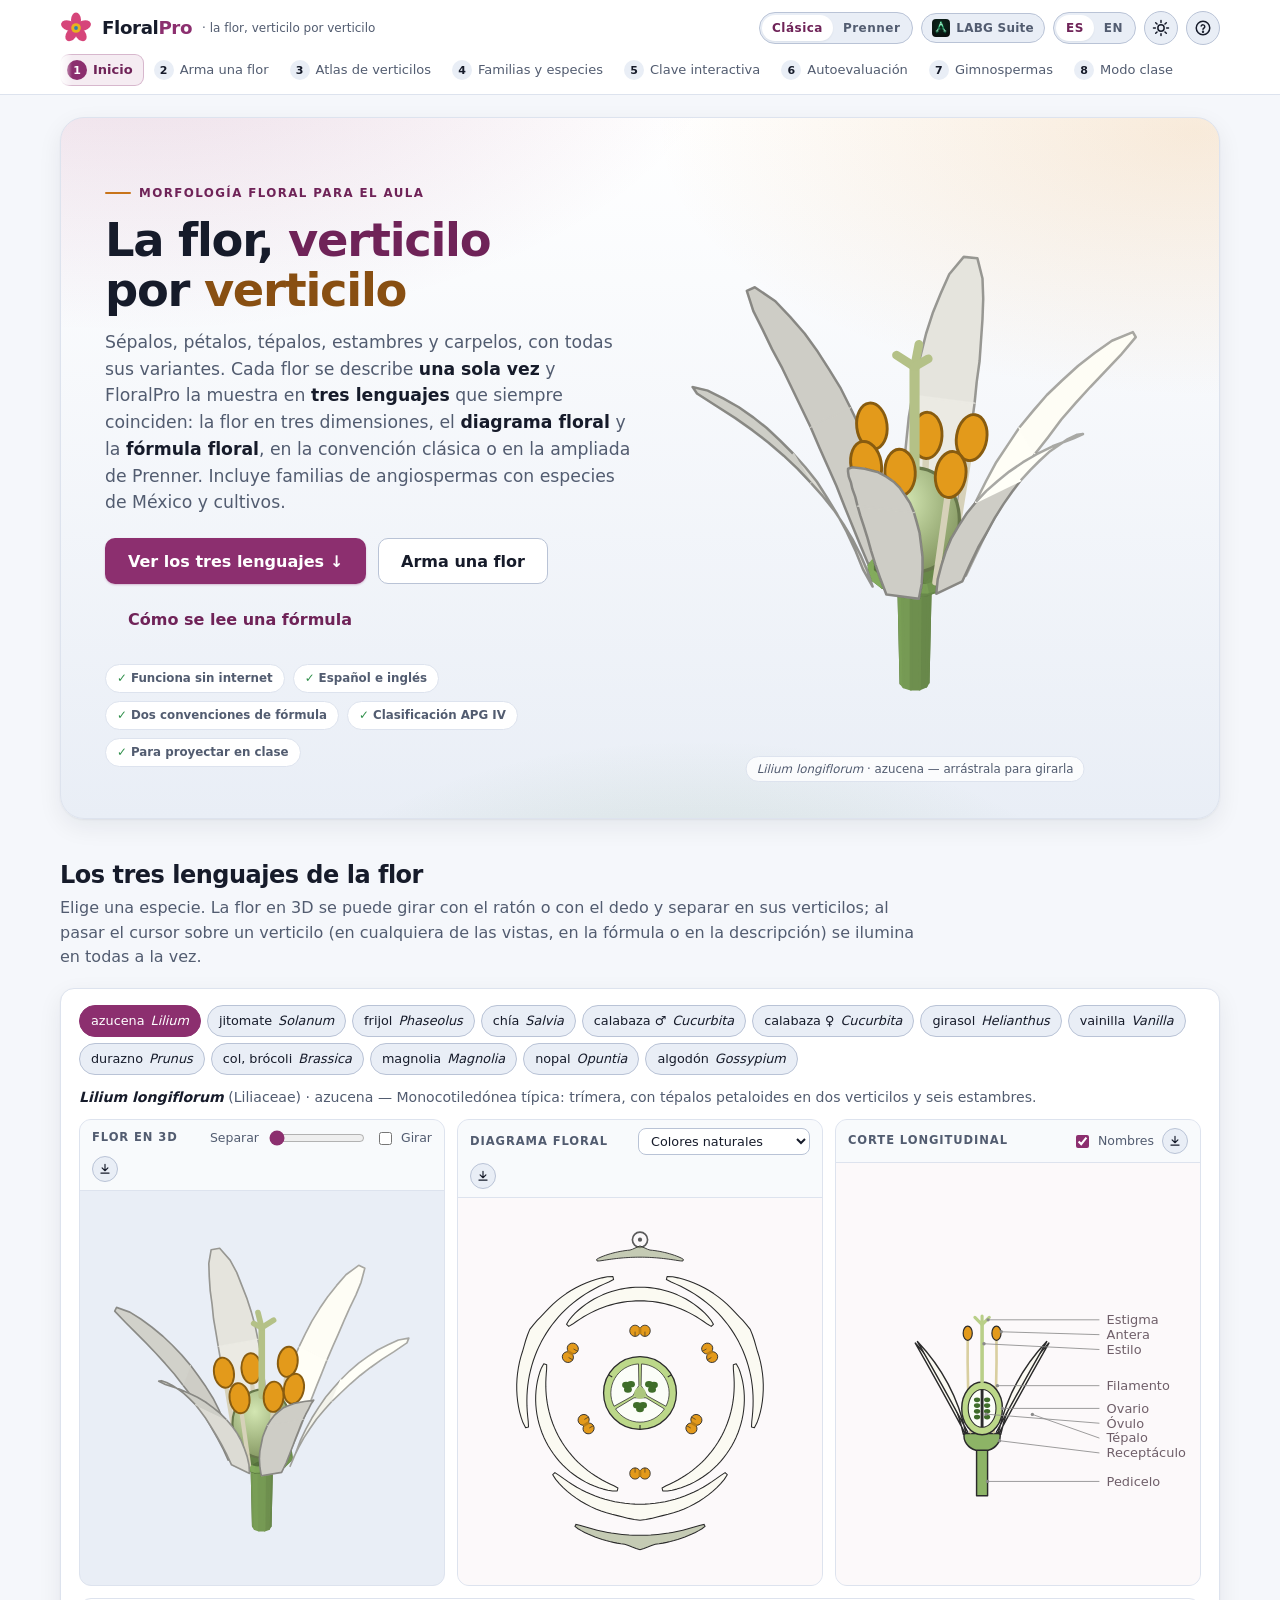
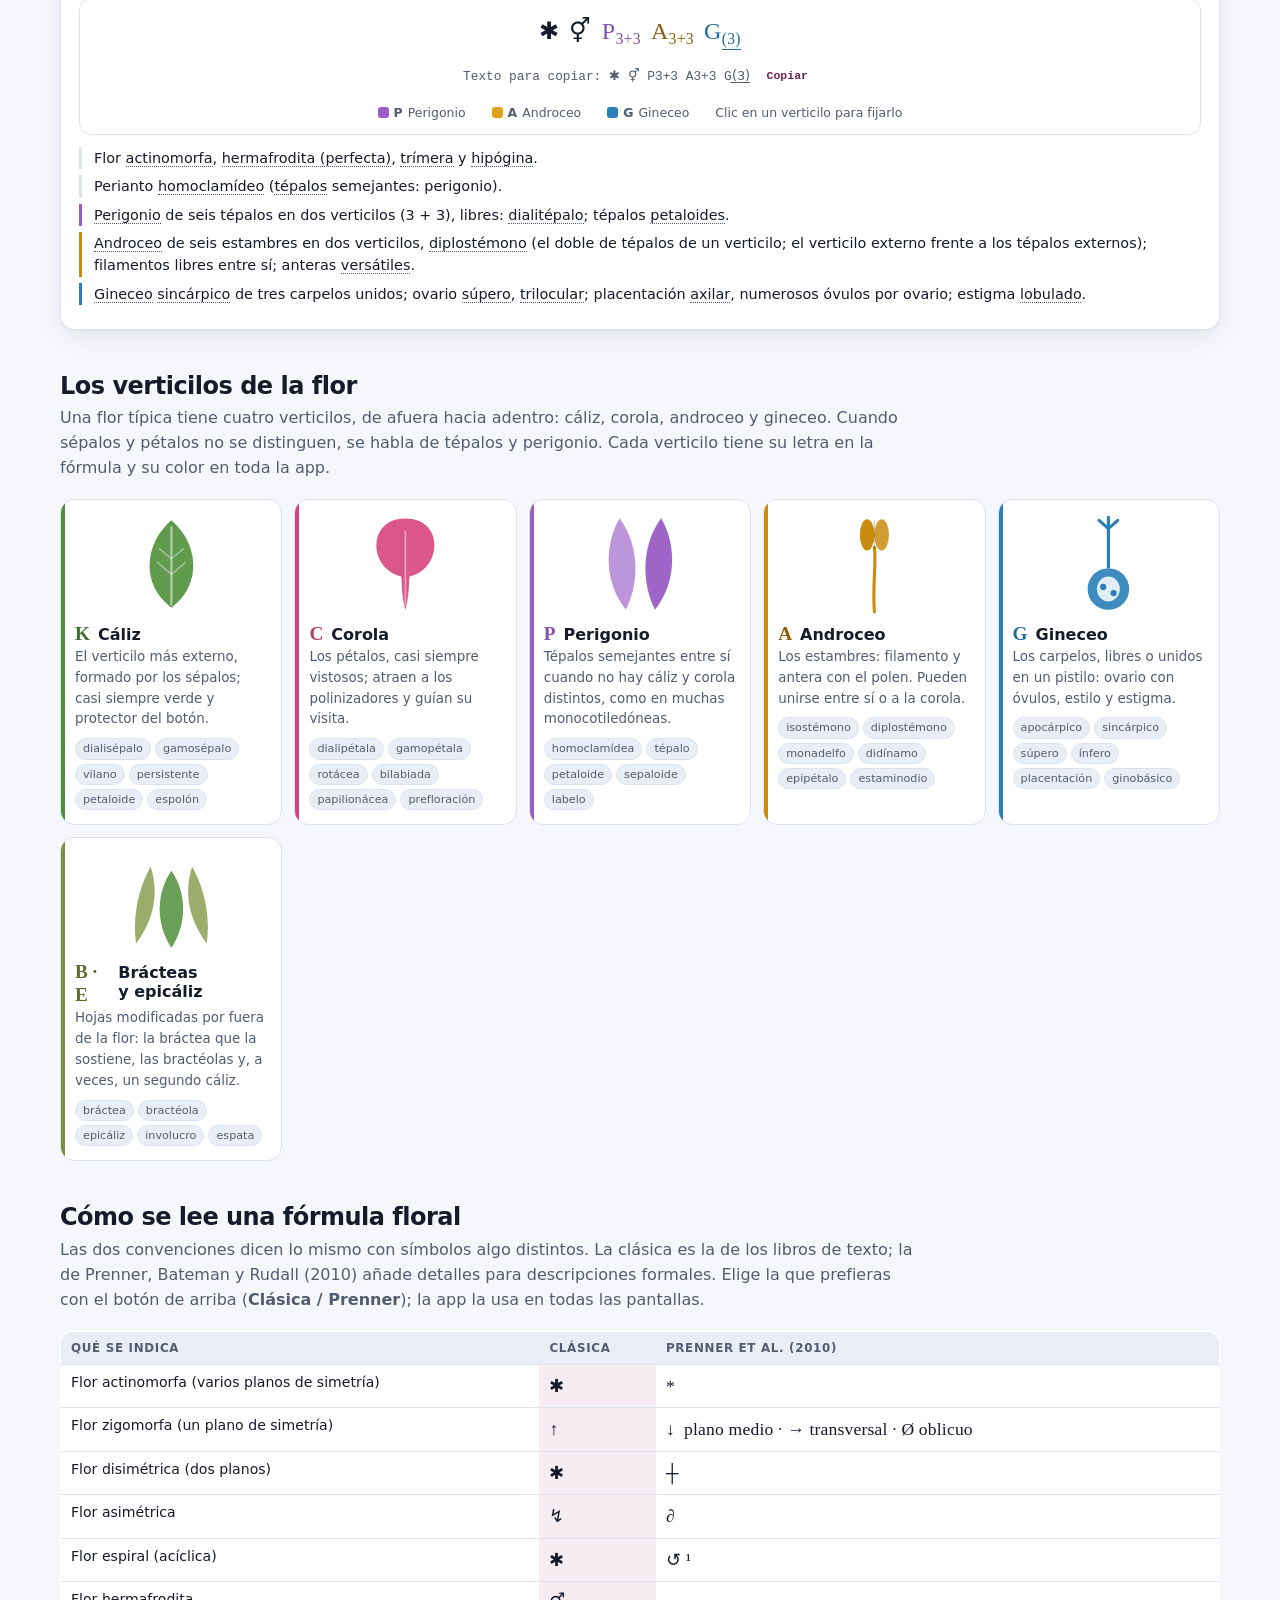
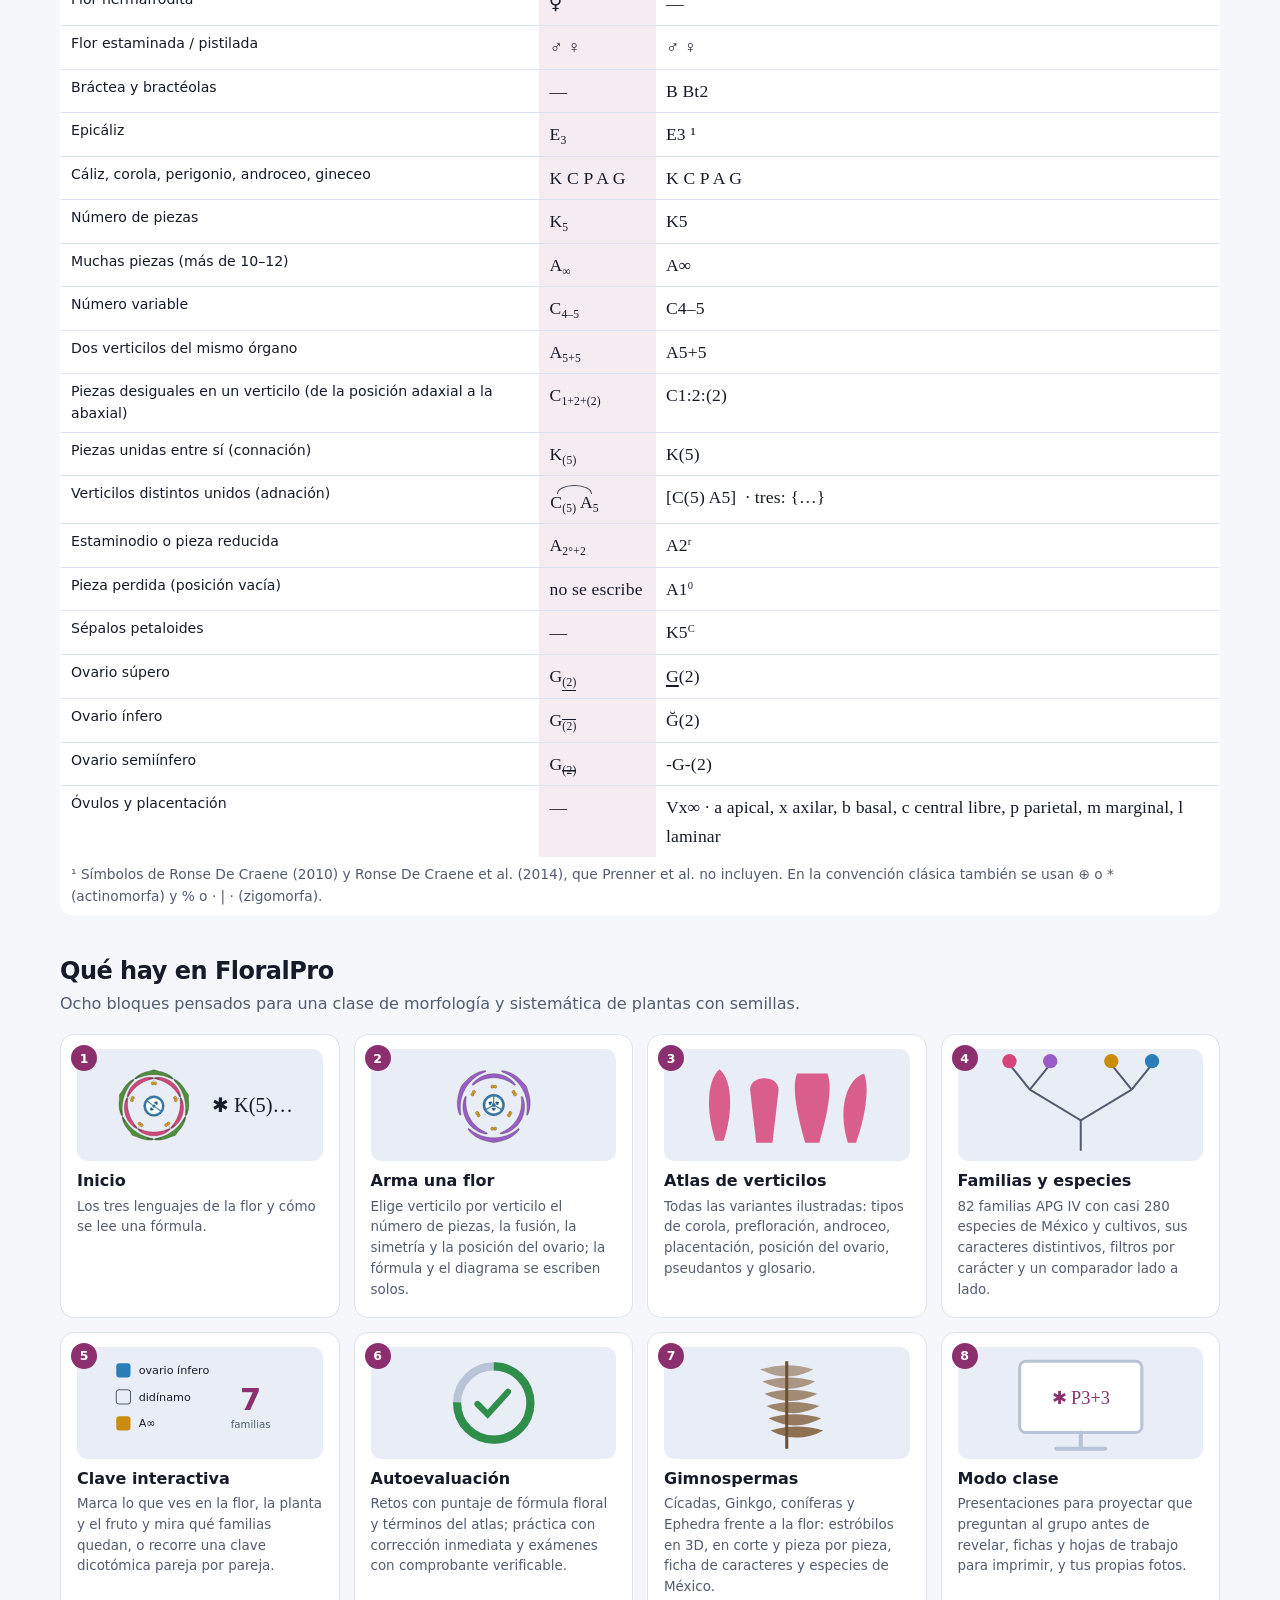
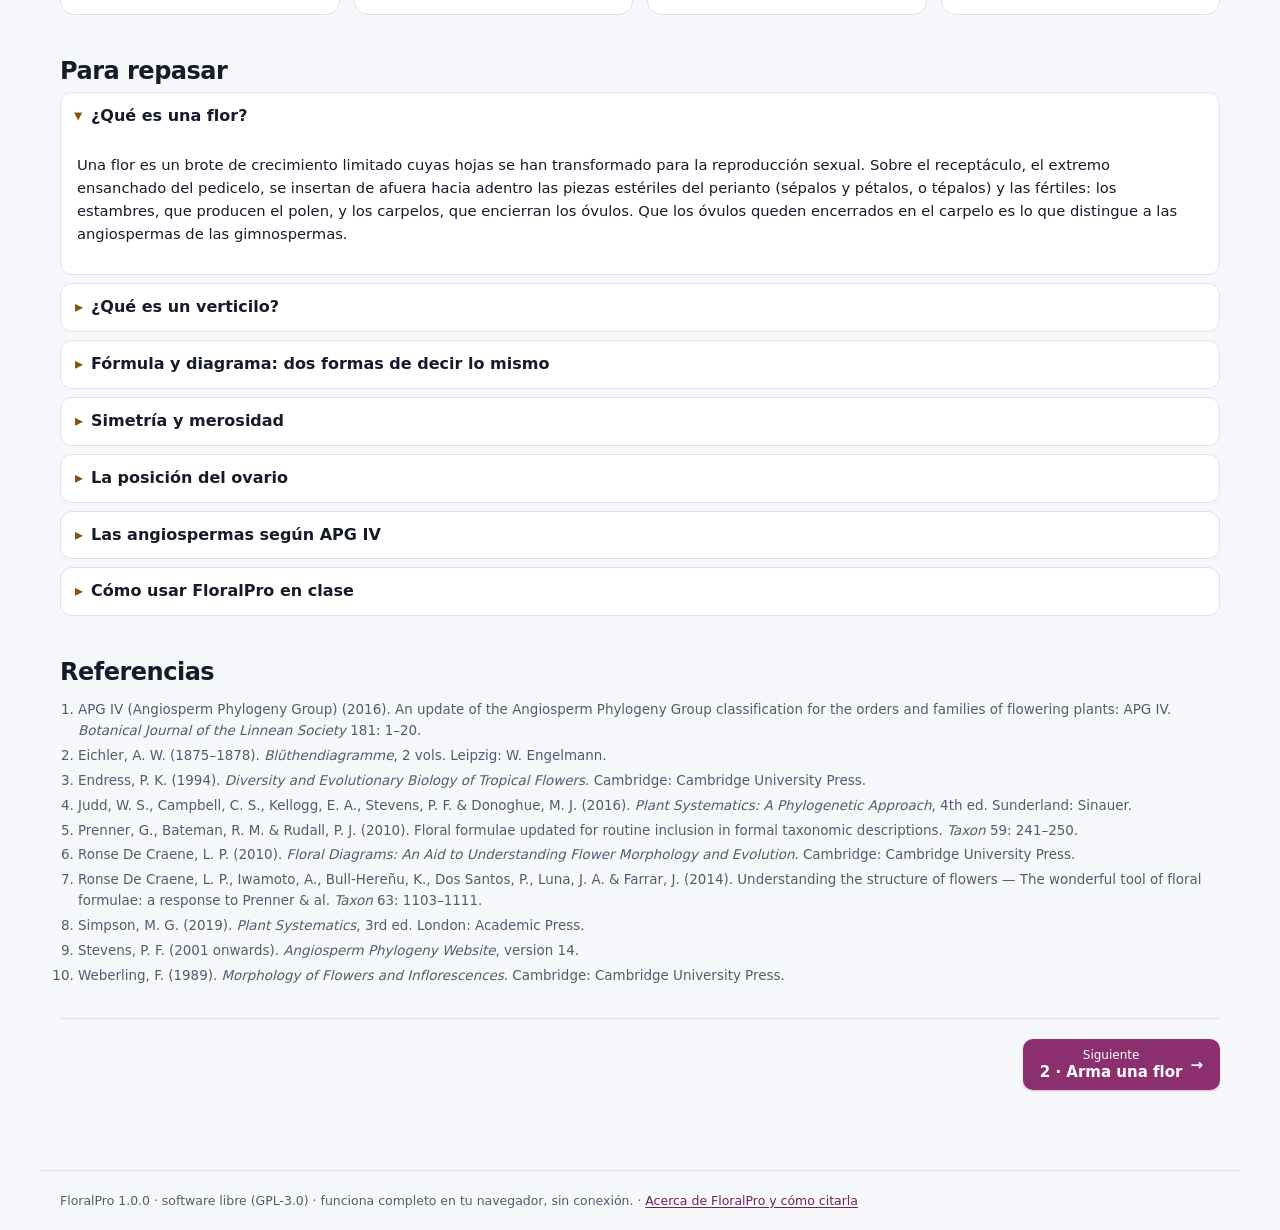
<file: index.html>
<!DOCTYPE html>
<html lang="es">
<head>
<meta charset="UTF-8">
<meta name="viewport" content="width=device-width, initial-scale=1.0">
<title data-es="FloralPro — La flor, verticilo por verticilo" data-en="FloralPro — The flower, whorl by whorl">FloralPro — La flor, verticilo por verticilo</title>
<meta name="description" content="Floral whorls, floral formulae and floral diagrams of angiosperm families, for teaching plant morphology and systematics.">
<link rel="icon" href="data:image/svg+xml,%3Csvg xmlns='http://www.w3.org/2000/svg' viewBox='-16 -16 32 32'%3E%3Cg fill='%23d6457a'%3E%3Cellipse cx='0' cy='-8' rx='5' ry='7.5'/%3E%3Cellipse cx='0' cy='-8' rx='5' ry='7.5' transform='rotate(72)'/%3E%3Cellipse cx='0' cy='-8' rx='5' ry='7.5' transform='rotate(144)'/%3E%3Cellipse cx='0' cy='-8' rx='5' ry='7.5' transform='rotate(216)'/%3E%3Cellipse cx='0' cy='-8' rx='5' ry='7.5' transform='rotate(288)'/%3E%3C/g%3E%3Ccircle r='4.6' fill='%23e7b21f'/%3E%3C/svg%3E">
<link rel="stylesheet" href="css/labg-base.css">
<link rel="stylesheet" href="css/style.css">
<script src="js/i18n.js"></script>
</head>
<body class="on-home">

<a class="skip-link" href="#main" data-es="Saltar al contenido" data-en="Skip to content">Saltar al contenido</a>
<header class="topbar">
  <div class="topbar-inner">
    <div class="topbar-row">
      <a class="brand" href="#b1" id="brand" data-es-title="Inicio de FloralPro" data-en-title="FloralPro home" title="Inicio de FloralPro" aria-label="Inicio de FloralPro">
        <svg viewBox="-16 -16 32 32" aria-hidden="true"><g fill="var(--wC)"><ellipse cx="0" cy="-8" rx="5" ry="7.5"/><ellipse cx="0" cy="-8" rx="5" ry="7.5" transform="rotate(72)"/><ellipse cx="0" cy="-8" rx="5" ry="7.5" transform="rotate(144)"/><ellipse cx="0" cy="-8" rx="5" ry="7.5" transform="rotate(216)"/><ellipse cx="0" cy="-8" rx="5" ry="7.5" transform="rotate(288)"/></g><circle r="4.8" fill="var(--gold)"/><circle r="1.9" fill="var(--wG)"/></svg>
        <span>Floral<span class="brand-pro">Pro</span></span>
        <span class="brand-sub">· <span data-l="es">la flor, verticilo por verticilo</span><span data-l="en">the flower, whorl by whorl</span></span>
      </a>
      <div class="top-tools">
        <div class="seg conv-seg" role="group" data-es-title="Convención de la fórmula floral" data-en-title="Floral-formula convention">
          <button data-conv="classic" data-es-title="Fórmula clásica de libro de texto" data-en-title="Classic textbook formula"><span data-l="es">Clásica</span><span data-l="en">Classic</span></button><button data-conv="prenner" data-es-title="Fórmula ampliada de Prenner, Bateman y Rudall (2010)" data-en-title="Expanded formula of Prenner, Bateman and Rudall (2010)">Prenner</button>
        </div>
        <a class="suite-link" href="https://luisangelbg.github.io/" data-es-title="Volver al portal de la LABG Suite" data-en-title="Back to the LABG Suite portal" title="Volver al portal de la LABG Suite" aria-label="Volver al portal de la LABG Suite">
          <svg class="labg-iso" viewBox="0 0 512 512" aria-hidden="true" focusable="false"><defs><linearGradient id="labgIsoHg" gradientUnits="userSpaceOnUse" x1="0" y1="102.4" x2="0" y2="389.12"><stop offset="0" stop-color="#EAFFF4"/><stop offset=".3" stop-color="#62E6A5"/><stop offset=".55" stop-color="#0C6A44"/><stop offset=".7" stop-color="#A2F6CC"/><stop offset="1" stop-color="#053F29"/></linearGradient><radialGradient id="labgIsoHs" cx=".35" cy=".3" r=".75"><stop offset="0" stop-color="#F0FFF7"/><stop offset=".38" stop-color="#3ED68B"/><stop offset="1" stop-color="#053A25"/></radialGradient><radialGradient id="labgIsoHb" cx=".5" cy=".35" r=".8"><stop offset="0" stop-color="#0B2A1D"/><stop offset="1" stop-color="#08090B"/></radialGradient></defs><rect x=".5" y=".5" width="511" height="511" rx="112.6" fill="url(#labgIsoHb)" stroke="#7BEDB5" stroke-opacity=".5"/><g fill="none" stroke-width="41" stroke-linecap="round"><path d="M256 102.4L129.8 389.1M129.8 389.1L125.7 340.6M129.8 389.1L168.5 359.4M256 102.4L382.2 389.1M382.2 389.1L343.5 359.4M382.2 389.1L386.3 340.6" stroke="#021610" transform="translate(3.2 4)"/><path d="M256 102.4L129.8 389.1M129.8 389.1L125.7 340.6M129.8 389.1L168.5 359.4M256 102.4L382.2 389.1M382.2 389.1L343.5 359.4M382.2 389.1L386.3 340.6" stroke="#021610" transform="translate(1.6 2)"/><path d="M256 102.4L129.8 389.1M129.8 389.1L125.7 340.6M129.8 389.1L168.5 359.4M256 102.4L382.2 389.1M382.2 389.1L343.5 359.4M382.2 389.1L386.3 340.6" stroke="url(#labgIsoHg)"/></g><circle class="iso-dot" style="--i:0" cx="177.8" cy="285.9" r="16.9" fill="url(#labgIsoHs)"/><circle class="iso-dot" style="--i:1" cx="216.9" cy="285.9" r="16.9" fill="url(#labgIsoHs)"/><circle class="iso-dot" style="--i:2" cx="256.0" cy="285.9" r="16.9" fill="url(#labgIsoHs)"/><circle class="iso-dot" style="--i:3" cx="295.1" cy="285.9" r="16.9" fill="url(#labgIsoHs)"/><circle class="iso-dot" style="--i:4" cx="334.2" cy="285.9" r="16.9" fill="url(#labgIsoHs)"/><circle class="iso-top" cx="256" cy="102.4" r="31.9" fill="url(#labgIsoHs)"/></svg>
          <span class="suite-text">LABG Suite</span>
        </a>
        <div class="seg lang-seg" role="group" aria-label="Idioma / Language">
          <button type="button" data-lang="es" title="Español">ES</button><button type="button" data-lang="en" title="English">EN</button>
        </div>
        <button type="button" class="icon-btn theme-btn" id="themeBtn" data-es-title="Cambiar a tema claro u oscuro" data-en-title="Switch between light and dark theme">
          <svg class="sun" viewBox="0 0 24 24" fill="none" stroke="currentColor" stroke-width="2" stroke-linecap="round" aria-hidden="true"><circle cx="12" cy="12" r="4.2"/><path d="M12 2v2.5M12 19.5V22M2 12h2.5M19.5 12H22M4.9 4.9l1.8 1.8M17.3 17.3l1.8 1.8M4.9 19.1l1.8-1.8M17.3 6.7l1.8-1.8"/></svg>
          <svg class="moon" viewBox="0 0 24 24" fill="none" stroke="currentColor" stroke-width="2" stroke-linecap="round" stroke-linejoin="round" aria-hidden="true"><path d="M20 14.5A8.5 8.5 0 1 1 9.5 4a7 7 0 0 0 10.5 10.5z"/></svg>
        </button>
        <button type="button" class="icon-btn" id="helpBtn" data-es-title="Atajos de teclado (?)" data-en-title="Keyboard shortcuts (?)" title="Atajos de teclado (?)" aria-label="Atajos de teclado (?)">
          <svg viewBox="0 0 24 24" fill="none" stroke="currentColor" stroke-width="2" stroke-linecap="round" stroke-linejoin="round" aria-hidden="true"><circle cx="12" cy="12" r="9"/><path d="M9.6 9.3a2.5 2.5 0 0 1 4.8.9c0 1.7-2.4 2.2-2.4 3.6"/><circle cx="12" cy="17" r=".6" fill="currentColor"/></svg>
        </button>
      </div>
    </div>
    <nav class="stepper" id="stepper" aria-label="Bloques"></nav>
  </div>
</header>

<main id="main" tabindex="-1">

<!-- ==================== BLOCK 1 · HOME ==================== -->
<section class="step-panel active" id="panel-1">

  <div class="hero">
    <div class="hero-inner">
      <div>
        <div class="eyebrow"><span data-l="es">Morfología floral para el aula</span><span data-l="en">Floral morphology for the classroom</span></div>
        <h1><span data-l="es">La flor, <span class="accent">verticilo</span> por <span class="gold">verticilo</span></span><span data-l="en">The flower, <span class="accent">whorl</span> by <span class="gold">whorl</span></span></h1>
        <p class="lead"><span data-l="es">Sépalos, pétalos, tépalos, estambres y carpelos, con todas sus variantes. Cada flor se describe
          <b>una sola vez</b> y FloralPro la muestra en <b>tres lenguajes</b> que siempre coinciden: la flor en tres dimensiones,
          el <b>diagrama floral</b> y la <b>fórmula floral</b>, en la convención clásica o en la ampliada de Prenner.
          Incluye familias de angiospermas con especies de México y cultivos.</span><span data-l="en">Sepals, petals, tepals, stamens and carpels, with all their variants. Each flower is described
          <b>once</b> and FloralPro shows it in <b>three languages</b> that always agree: the flower in three dimensions,
          the <b>floral diagram</b> and the <b>floral formula</b>, in the classic convention or in Prenner's expanded one.
          It covers angiosperm families with Mexican species and crops.</span></p>
        <div class="hero-cta">
          <button class="btn btn-primary btn-lg" id="goTrio"><span data-l="es">Ver los tres lenguajes ↓</span><span data-l="en">See the three languages ↓</span></button>
          <button class="btn btn-secondary btn-lg" data-go="2"><span data-l="es">Arma una flor</span><span data-l="en">Build a flower</span></button>
          <button class="btn btn-ghost btn-lg" id="goSymbols"><span data-l="es">Cómo se lee una fórmula</span><span data-l="en">How to read a formula</span></button>
        </div>
        <div class="badge-row">
          <span class="badge ok"><span data-l="es">Funciona sin internet</span><span data-l="en">Works offline</span></span>
          <span class="badge ok"><span data-l="es">Español e inglés</span><span data-l="en">Spanish and English</span></span>
          <span class="badge ok"><span data-l="es">Dos convenciones de fórmula</span><span data-l="en">Two formula conventions</span></span>
          <span class="badge ok"><span data-l="es">Clasificación APG IV</span><span data-l="en">APG IV classification</span></span>
          <span class="badge ok"><span data-l="es">Para proyectar en clase</span><span data-l="en">Ready to project in class</span></span>
        </div>
      </div>
      <div class="hero-stage">
        <div id="heroFlower" role="img" aria-label="Flower assembling whorl by whorl"></div>
        <div class="hero-caption" id="heroCaption"></div>
      </div>
    </div>
  </div>

  <!-- ---------- The three languages of the flower ---------- -->
  <h2 class="section-title" id="trio"><span data-l="es">Los tres lenguajes de la flor</span><span data-l="en">The three languages of the flower</span></h2>
  <p class="section-sub"><span data-l="es">Elige una especie. La flor en 3D se puede girar con el ratón o con el dedo y separar en sus verticilos;
    al pasar el cursor sobre un verticilo (en cualquiera de las vistas, en la fórmula o en la descripción) se ilumina en todas a la vez.</span><span data-l="en">Pick a species. The 3D flower can be rotated with the mouse or a finger and pulled apart into its whorls;
    hovering over a whorl (in any view, in the formula or in the description) lights it up in all of them at once.</span></p>

  <div class="trio" id="trioBox">
    <div class="chips" id="spChips"></div>
    <p class="sp-note" id="spNote"></p>
    <div id="trioViews"></div>
  </div>

  <!-- ---------- The whorls ---------- -->
  <h2 class="section-title"><span data-l="es">Los verticilos de la flor</span><span data-l="en">The whorls of the flower</span></h2>
  <p class="section-sub"><span data-l="es">Una flor típica tiene cuatro verticilos, de afuera hacia adentro: cáliz, corola, androceo y gineceo.
    Cuando sépalos y pétalos no se distinguen, se habla de tépalos y perigonio. Cada verticilo tiene su letra en la fórmula y su color en toda la app.</span><span data-l="en">A typical flower has four whorls, from the outside in: calyx, corolla, androecium and gynoecium.
    When sepals and petals cannot be told apart they are called tepals, forming a perigon. Each whorl has its letter in the formula and its colour throughout the app.</span></p>
  <div class="whorl-grid" id="whorlGrid"></div>

  <!-- ---------- How to read a formula ---------- -->
  <h2 class="section-title" id="symbols"><span data-l="es">Cómo se lee una fórmula floral</span><span data-l="en">How to read a floral formula</span></h2>
  <p class="section-sub"><span data-l="es">Las dos convenciones dicen lo mismo con símbolos algo distintos. La clásica es la de los libros de texto; la de
    Prenner, Bateman y Rudall (2010) añade detalles para descripciones formales. Elige la que prefieras con el botón de arriba
    (<b>Clásica / Prenner</b>); la app la usa en todas las pantallas.</span><span data-l="en">Both conventions say the same thing with somewhat different symbols. The classic one is the textbook formula;
    that of Prenner, Bateman and Rudall (2010) adds detail for formal descriptions. Choose one with the switch at the top
    (<b>Classic / Prenner</b>); the app uses it on every screen.</span></p>
  <div class="table-wrap"><table class="sym-table" id="symTable"></table></div>

  <!-- ---------- Blocks ---------- -->
  <h2 class="section-title"><span data-l="es">Qué hay en FloralPro</span><span data-l="en">What is in FloralPro</span></h2>
  <p class="section-sub"><span data-l="es">Ocho bloques pensados para una clase de morfología y sistemática de plantas con semillas.</span><span data-l="en">Eight blocks designed for a class on the morphology and systematics of seed plants.</span></p>
  <div class="feature-grid" id="featureGrid"></div>

  <!-- ---------- Theory ---------- -->
  <h2 class="section-title"><span data-l="es">Para repasar</span><span data-l="en">To review</span></h2>
  <div id="theory"></div>

  <h2 class="section-title"><span data-l="es">Referencias</span><span data-l="en">References</span></h2>
  <ol class="refs" id="refs"></ol>
</section>

<!-- ==================== BLOCKS 2–8 (coming) ==================== -->
<!-- ==================== BLOCK 2 · BUILD A FLOWER ==================== -->
<section class="step-panel" id="panel-2">
  <h2 class="blk-title"><span data-l="es">Arma una flor</span><span data-l="en">Build a flower</span></h2>
  <p class="section-sub"><span data-l="es">Cambia la flor verticilo por verticilo y mira cómo se reescriben al instante la fórmula, el diagrama, el corte y la flor en 3D.
    También puedes escribir una fórmula y dejar que FloralPro dibuje la flor. Los avisos de la derecha explican lo que no encaja.</span><span data-l="en">Change the flower whorl by whorl and watch the formula, diagram, section and 3D flower rewrite themselves instantly.
    You can also type a formula and let FloralPro draw the flower. The notes on the right explain anything that does not fit.</span></p>

  <div class="b2-toolbar card">
    <select class="sel" id="b2Tpl" data-es-title="Partir de una plantilla" data-en-title="Start from a template"></select>
    <button class="btn btn-ghost btn-sm" id="b2Undo" data-es-title="Deshacer (Ctrl+Z)" data-en-title="Undo (Ctrl+Z)">↶ <span data-l="es">Deshacer</span><span data-l="en">Undo</span></button>
    <button class="btn btn-ghost btn-sm" id="b2Redo" data-es-title="Rehacer (Ctrl+Y)" data-en-title="Redo (Ctrl+Y)">↷ <span data-l="es">Rehacer</span><span data-l="en">Redo</span></button>
    <span class="tb-sep"></span>
    <input class="b2-name" id="b2Name" data-es-title="Nombre de la flor" data-en-title="Name of the flower" data-es-ph="Nombre de la flor" data-en-ph="Name of the flower" placeholder="Nombre de la flor">
    <button class="btn btn-secondary btn-sm" id="b2Save"><span data-l="es">Guardar</span><span data-l="en">Save</span></button>
    <span class="tb-sep"></span>
    <button class="btn btn-ghost btn-sm" id="b2Export" data-es-title="Descargar la flor como archivo" data-en-title="Download the flower as a file"><span data-l="es">Exportar</span><span data-l="en">Export</span></button>
    <label class="btn btn-ghost btn-sm" data-es-title="Abrir una flor guardada como archivo" data-en-title="Open a flower saved as a file"><span data-l="es">Importar</span><span data-l="en">Import</span><input type="file" id="b2Import" accept=".json,application/json" hidden></label>
    <button class="btn btn-ghost btn-sm" id="b2Share"><span data-l="es">Enlace para compartir</span><span data-l="en">Share link</span></button>
    <span class="tb-sep"></span>
    <button class="btn btn-ghost btn-sm" id="b2Key" data-es-title="Buscar la familia de esta flor en la clave interactiva" data-en-title="Look up the family of this flower in the interactive key"><span data-l="es">Identificar en la clave</span><span data-l="en">Identify in the key</span></button>
  </div>
  <div class="b2-link" id="b2Link" style="display:none">
    <input id="b2LinkTxt" readonly data-es-title="Enlace para compartir" data-en-title="Share link">
    <button class="btn btn-secondary btn-sm" id="b2LinkCopy"><span data-l="es">Copiar</span><span data-l="en">Copy</span></button>
    <span class="b2-note"><span data-l="es">Quien abra el enlace verá esta misma flor en el Bloque 2.</span><span data-l="en">Whoever opens the link sees this same flower in Block 2.</span></span>
  </div>

  <div class="card b2-fbox">
    <div class="b2-fin">
      <input id="b2FInput" data-es-title="Fórmula floral" data-en-title="Floral formula" spellcheck="false" autocomplete="off" data-es-ph="Escribe o pega una fórmula, p. ej. ✱ K(5) [C(5) A5] G(2)" data-en-ph="Type or paste a formula, e.g. ✱ K(5) [C(5) A5] G(2)" placeholder="Escribe o pega una fórmula">
      <button class="btn btn-primary btn-sm" id="b2Build"><span data-l="es">Construir la flor</span><span data-l="en">Build the flower</span></button>
      <button class="btn btn-ghost btn-sm" id="b2FromCurrent"><span data-l="es">Traer la fórmula actual</span><span data-l="en">Bring the current formula</span></button>
    </div>
    <div class="kbd" id="b2Keys"></div>
    <div class="b2-fmsg" id="b2FMsg"><span class="muted"><span data-l="es">Acepta las dos convenciones. Usa «:» para piezas desiguales de un verticilo, «°» o «ʳ» para estaminodios, «inf» o Ğ para un ovario ínfero.</span><span data-l="en">Both conventions are accepted. Use ":" for unequal members of one whorl, "°" or "ʳ" for staminodes, "inf" or Ğ for an inferior ovary.</span></span></div>
  </div>

  <div class="b2-grid">
    <aside class="b2-ed"><div id="b2Editor"></div></aside>
    <div class="b2-right">
      <div class="b2-checks" id="b2Checks"></div>
      <div id="b2Views"></div>
      <div class="card b2-saved">
        <h3><span data-l="es">Mis flores</span><span data-l="en">My flowers</span></h3>
        <p class="b2-hint"><span data-l="es">Se guardan en este navegador. Para llevarlas a otra computadora, usa «Exportar».</span><span data-l="en">They are kept in this browser. To take them to another computer, use "Export".</span></p>
        <div id="b2SavedList"></div>
      </div>
    </div>
  </div>
</section>
<!-- ==================== BLOCK 3 · WHORL ATLAS ==================== -->
<section class="step-panel" id="panel-3">
  <h2 class="blk-title"><span data-l="es">Atlas de verticilos</span><span data-l="en">Whorl atlas</span></h2>
  <p class="section-sub"><span data-l="es">Todas las variantes de la flor, una por lámina: definición, fórmula, ejemplos y una ilustración con el verticilo en cuestión resaltado.
    Pulsa una lámina para verla en grande, con la flor en 3D, el diagrama y el corte, o ábrela en el constructor para modificarla.</span><span data-l="en">Every variant of the flower, one per plate: definition, formula, examples and an illustration with the whorl in question highlighted.
    Click a plate to see it full size, with the 3D flower, diagram and section, or open it in the builder to change it.</span></p>
  <div class="at-layout">
    <aside class="at-side">
      <input class="at-search" id="b3Search" type="search" data-es-title="Buscar en el atlas" data-en-title="Search the atlas" data-es-ph="Buscar: gamosépalo, parietal…" data-en-ph="Search: sympetalous, parietal…" placeholder="Buscar">
      <nav class="at-nav" id="b3Nav"></nav>
    </aside>
    <div class="at-main">
      <p class="hint" id="b3Empty" style="display:none"><span data-l="es">No hay láminas ni términos con esa búsqueda.</span><span data-l="en">No plate or term matches that search.</span></p>
      <div id="b3Main"></div>
    </div>
  </div>
  <dialog class="at-dlg" id="b3Dlg">
    <div class="at-dlg-h"><h3 id="b3DlgTitle"></h3>
      <button class="btn btn-secondary btn-sm" id="b3DlgBuild"><span data-l="es">Abrir en el constructor</span><span data-l="en">Open in the builder</span></button>
      <button class="icon-btn" id="b3DlgClose" data-es-title="Cerrar" data-en-title="Close">×</button></div>
    <div class="at-dlg-t" id="b3DlgText"></div>
    <div id="b3DlgViews"></div>
    <div class="at-dlg-art" id="b3DlgArt"></div>
  </dialog>
</section>
<!-- ==================== BLOCK 4 · FAMILIES AND SPECIES ==================== -->
<section class="step-panel" id="panel-4" data-mode="list">
  <h2 class="blk-title"><span data-l="es">Familias y especies</span><span data-l="en">Families and species</span></h2>
  <p class="section-sub"><span data-l="es">Familias de angiospermas ordenadas según APG IV, con especies de México y cultivos. Cada ficha muestra la flor típica de la familia,
    sus variantes y las flores de sus especies en las vistas enlazadas, junto con sus caracteres distintivos. Filtra por caracteres de la flor o compara dos familias lado a lado.</span><span data-l="en">Angiosperm families arranged according to APG IV, with Mexican species and crops. Each sheet shows the typical flower of the family,
    its variants and the flowers of its species in the linked views, together with its distinctive characters. Filter by flower characters or compare two families side by side.</span></p>
  <div class="at-layout">
    <aside class="at-side fm-side">
      <input class="at-search" id="b4Search" type="search" data-es-title="Buscar familia o especie" data-en-title="Search family or species" data-es-ph="Buscar familia o especie: maíz, Salvia…" data-en-ph="Search family or species: maize, Salvia…" placeholder="Buscar">
      <button class="btn btn-secondary btn-sm" id="b4CmpBtn"><span data-l="es">Comparar dos familias</span><span data-l="en">Compare two families</span></button>
      <nav class="fm-tree" id="b4Tree" aria-label="APG IV"></nav>
    </aside>
    <div class="at-main">
      <div id="b4List">
        <div class="fm-filters" id="b4Filters"></div>
        <p class="hint fm-count" id="b4Count"></p>
        <p class="hint" id="b4Empty" style="display:none"><span data-l="es">Ninguna familia cumple con esa búsqueda y esos filtros.</span><span data-l="en">No family matches that search and those filters.</span></p>
        <div id="b4Grid"></div>
      </div>
      <div id="b4Sheet" style="display:none">
        <div id="b4SheetHead"></div>
        <div id="b4Views"></div>
        <div id="b4SheetBody"></div>
      </div>
      <div id="b4Cmp" style="display:none"></div>
    </div>
  </div>
</section>
<!-- ==================== BLOCK 5 · INTERACTIVE KEY ==================== -->
<section class="step-panel" id="panel-5">
  <h2 class="blk-title"><span data-l="es">Clave interactiva</span><span data-l="en">Interactive key</span></h2>
  <p class="section-sub"><span data-l="es">Para llegar a la familia de una planta. En la clave de acceso múltiple marcas, en el orden que quieras, lo que ves en la flor, la planta y el fruto,
    y quedan solo las familias que coinciden; lo que no sabes lo dejas sin marcar. La clave dicotómica, generada con los mismos caracteres, te lleva pareja por pareja hasta la familia.</span><span data-l="en">To find the family of a plant. In the multi-access key you tick, in any order, what you see in the flower, the plant and the fruit,
    and only the matching families remain; what you do not know you leave unticked. The dichotomous key, generated from the same characters, leads you couplet by couplet to the family.</span></p>
  <div class="seg k-tabs" id="k5Tabs" role="tablist">
    <button data-tab="multi" class="on"><span data-l="es">Clave de acceso múltiple</span><span data-l="en">Multi-access key</span></button><button data-tab="dic"><span data-l="es">Clave dicotómica</span><span data-l="en">Dichotomous key</span></button>
  </div>

  <div id="k5Multi">
    <div class="k-bar card">
      <label><span data-l="es">Familias</span><span data-l="en">Families</span> <select class="sel" id="k5Scope"></select></label>
      <label><span data-l="es">Errores tolerados</span><span data-l="en">Mistakes allowed</span> <select class="sel" id="k5Tol"><option value="0">0</option><option value="1">1</option><option value="2">2</option></select></label>
      <label class="tgl"><input type="checkbox" id="k5Floral"> <span data-l="es">Solo caracteres de la flor</span><span data-l="en">Flower characters only</span></label>
      <button class="btn btn-ghost btn-sm" id="k5Reset" style="display:none"><span data-l="es">Empezar de nuevo</span><span data-l="en">Start again</span></button>
    </div>
    <p class="hint k-from" id="k5From" style="display:none"></p>
    <div class="k-layout">
      <div class="k-chars" id="k5Chars"></div>
      <div class="k-results">
        <div class="k-left" id="k5Left"></div>
        <div class="k-sug" id="k5Sug"></div>
        <p class="hint" id="k5Empty" style="display:none"><span data-l="es">Ninguna familia coincide con todo lo marcado. Revisa alguna observación o permite un error.</span><span data-l="en">No family matches everything ticked. Check an observation or allow one mistake.</span></p>
        <div class="k-diff" id="k5Diff"></div>
        <div class="k-res" id="k5Res"></div>
      </div>
    </div>
  </div>

  <div id="k5Dic" style="display:none">
    <div class="k-bar card">
      <label><span data-l="es">Familias</span><span data-l="en">Families</span> <select class="sel" id="k5DScope"></select></label>
      <label class="tgl"><input type="checkbox" id="k5DFloral"> <span data-l="es">Solo caracteres de la flor</span><span data-l="en">Flower characters only</span></label>
      <div class="seg k-view" id="k5DView"><button data-v="walk" class="on"><span data-l="es">Recorrer</span><span data-l="en">Walk through</span></button><button data-v="full"><span data-l="es">Clave completa</span><span data-l="en">Whole key</span></button></div>
      <button class="btn btn-ghost btn-sm" id="k5Print"><span data-l="es">Imprimir la clave</span><span data-l="en">Print the key</span></button>
    </div>
    <p class="hint" id="k5DStat"></p>
    <div id="k5Walk"></div>
    <div id="k5Full" style="display:none"></div>
  </div>
</section>
<!-- ==================== BLOCK 6 · SELF-ASSESSMENT ==================== -->
<section class="step-panel" id="panel-6">
  <h2 class="blk-title"><span data-l="es">Autoevaluación</span><span data-l="en">Self-assessment</span></h2>
  <p class="section-sub"><span data-l="es">Retos de fórmula floral y de términos del atlas, con las flores del catálogo y las láminas del atlas. Practica con corrección inmediata,
    o presenta el examen que preparó tu profesor: todo el grupo recibe las mismas preguntas y al final se entrega un comprobante verificable.</span><span data-l="en">Floral-formula and atlas-term challenges, built from the flowers of the catalogue and the plates of the atlas. Practise with instant correction,
    or take the exam your teacher prepared: the whole group gets the same questions and hands in a verifiable certificate at the end.</span></p>
  <div class="seg q-tabs" id="q6Tabs" role="tablist">
    <button data-tab="practice" class="on"><span data-l="es">Practicar</span><span data-l="en">Practise</span></button><button data-tab="teacher"><span data-l="es">Para el profesor</span><span data-l="en">For the teacher</span></button>
  </div>
  <div id="q6Home"></div>
  <div id="q6Teacher" style="display:none"></div>
  <div id="q6Run" style="display:none"></div>
  <div id="q6End" style="display:none"></div>
</section>
<!-- ==================== BLOCK 7 · GYMNOSPERMS ==================== -->
<section class="step-panel" id="panel-7">
  <h2 class="blk-title"><span data-l="es">Gimnospermas</span><span data-l="en">Gymnosperms</span></h2>
  <p class="section-sub"><span data-l="es">Cícadas, Ginkgo, coníferas y Gnetales frente a la flor. Sus óvulos quedan desnudos sobre escamas o esporofilos agrupados en estróbilos (conos): no hay carpelo, ni flor, ni fruto.
    Cada estróbilo se ve en 3D, en corte, desde arriba y pieza por pieza, con su ficha de caracteres.</span><span data-l="en">Cycads, Ginkgo, conifers and Gnetales compared with the flower. Their ovules are naked on scales or sporophylls grouped in strobili (cones): there is no carpel, no flower and no fruit.
    Each strobilus is shown in 3D, in section, from above and member by member, with its character sheet.</span></p>
  <div class="seg g-tabs" id="g7Tabs" role="tablist">
    <button data-tab="cmp" class="on"><span data-l="es">Flor y estróbilo</span><span data-l="en">Flower and strobilus</span></button><button data-tab="str"><span data-l="es">Estróbilos</span><span data-l="en">Strobili</span></button><button data-tab="sp"><span data-l="es">Especies de México</span><span data-l="en">Species of Mexico</span></button>
  </div>
  <div id="g7Cmp"></div>
  <div id="g7Str" style="display:none"></div>
  <div id="g7Sp" style="display:none"></div>
</section>
<!-- ==================== BLOCK 8 · CLASSROOM ==================== -->
<section class="step-panel" id="panel-8">
  <h2 class="blk-title"><span data-l="es">Modo clase</span><span data-l="en">Classroom</span></h2>
  <p class="section-sub"><span data-l="es">Arma una presentación con flores, láminas, estróbilos y tus fotos, y proyéctala a pantalla completa preguntando al grupo antes de revelar la respuesta. Imprime fichas de familia, hojas de trabajo con clave, fichas de estróbilo y tarjetas de estudio. Guarda tus fotos con sus datos y compártelas.</span><span data-l="en">Build a presentation with flowers, plates, strobili and your photos, and project it full screen, asking the group before revealing the answer. Print family sheets, worksheets with an answer key, strobilus sheets and study cards. Keep your photos with their data and share them.</span></p>
  <div class="seg q-tabs" id="p8Tabs" role="tablist">
    <button data-tab="class" class="on"><span data-l="es">Presentación</span><span data-l="en">Presentation</span></button><button data-tab="print"><span data-l="es">Fichas para imprimir</span><span data-l="en">Printable sheets</span></button><button data-tab="photos"><span data-l="es">Mis fotos</span><span data-l="en">My photos</span></button>
  </div>
  <div id="p8Class"></div>
  <div id="p8Print" style="display:none"></div>
  <div id="p8Photos" style="display:none"></div>
</section>

</main>

<footer class="foot">
  <span data-l="es">FloralPro 1.0.0 · software libre (GPL-3.0) · funciona completo en tu navegador, sin conexión.</span>
  <span data-l="en">FloralPro 1.0.0 · free software (GPL-3.0) · runs entirely in your browser, offline.</span>
  · <a href="#" id="aboutBtn"><span data-l="es">Acerca de FloralPro y cómo citarla</span><span data-l="en">About FloralPro and how to cite it</span></a>
</footer>
<dialog class="at-dlg about-dlg" id="aboutDlg">
  <div class="at-dlg-h"><h3>FloralPro 1.0.0</h3><button class="icon-btn" id="aboutClose" data-es-title="Cerrar" data-en-title="Close">×</button></div>
  <div class="about-b">
    <p><span data-l="es"><b>La flor, verticilo por verticilo.</b> Una aplicación para enseñar la estructura de la flor: fórmulas florales en las convenciones clásica y de Prenner, diagramas florales, la flor en 3D y en corte, un constructor de flores, un atlas de verticilos con glosario, 82 familias de angiospermas con énfasis en México, una clave interactiva, autoevaluación con exámenes verificables, gimnospermas como contraste y un modo clase para proyectar e imprimir.</span><span data-l="en"><b>The flower, whorl by whorl.</b> An app for teaching the structure of the flower: floral formulas in the classic and Prenner conventions, floral diagrams, the flower in 3D and in section, a flower builder, a whorl atlas with a glossary, 82 angiosperm families with an emphasis on Mexico, an interactive key, self-assessment with verifiable exams, gymnosperms as a contrast and a classroom mode for projecting and printing.</span></p>
    <p><span data-l="es">Todo funciona dentro del navegador, sin servidor y sin conexión; nada de lo que escribes, guardas o fotografías sale de tu computadora. Los dibujos (diagramas, cortes, flores y conos en 3D) los genera la propia aplicación a partir de los modelos de cada flor.</span><span data-l="en">Everything runs inside the browser, without a server or a connection; nothing you type, save or photograph leaves your computer. The drawings (diagrams, sections, 3D flowers and cones) are generated by the app itself from the model of each flower.</span></p>
    <h4><span data-l="es">Cómo citarla</span><span data-l="en">How to cite it</span></h4>
    <p class="about-cite" id="aboutCite">Barrera-Guzmán, L. Á. (2026). <i>FloralPro: la flor, verticilo por verticilo</i> (<span data-l="es">versión</span><span data-l="en">version</span> 1.0.0) [Software]. https://github.com/luisangelbg/FloralPro</p>
    <button class="btn btn-ghost btn-sm" id="aboutCopy"><span data-l="es">Copiar la cita</span><span data-l="en">Copy the citation</span></button>
    <h4><span data-l="es">Autor y licencia</span><span data-l="en">Author and licence</span></h4>
    <p>Luis Ángel Barrera-Guzmán · ORCID <a href="https://orcid.org/0000-0001-8057-2583" target="_blank" rel="noopener">0000-0001-8057-2583</a><br>
      <span data-l="es">Software libre bajo la licencia GNU GPL, versión 3 o posterior (archivo LICENSE).</span><span data-l="en">Free software under the GNU GPL licence, version 3 or later (file LICENSE).</span></p>
  </div>
</dialog>

<script src="js/labg-core.js"></script>
<script src="js/core.js"></script>
<script src="js/model.js"></script>
<script src="js/formula.js"></script>
<script src="js/diagram.js"></script>
<script src="js/section.js"></script>
<script src="js/flower3d.js"></script>
<script src="js/views.js"></script>
<script src="js/specimens.js"></script>
<script src="js/home.js"></script>
<script src="js/block2.js"></script>
<script src="js/art.js"></script>
<script src="js/atlas.js"></script>
<script src="js/block3.js"></script>
<script src="js/families.js"></script>
<script src="js/fam/f1-monocots.js"></script>
<script src="js/fam/f2-rosids.js"></script>
<script src="js/fam/f3-malvids.js"></script>
<script src="js/fam/f4-asterids.js"></script>
<script src="js/block4.js"></script>
<script src="js/keydata.js"></script>
<script src="js/key.js"></script>
<script src="js/block5.js"></script>
<script src="js/quiz.js"></script>
<script src="js/block6.js"></script>
<script src="js/gymno.js"></script>
<script src="js/cone.js"></script>
<script src="js/cone3d.js"></script>
<script src="js/conefig.js"></script>
<script src="js/block7.js"></script>
<script src="fotos/fotos.js"></script>
<script src="js/photos.js"></script>
<script src="js/block8.js"></script>
</body>
</html>
</file>
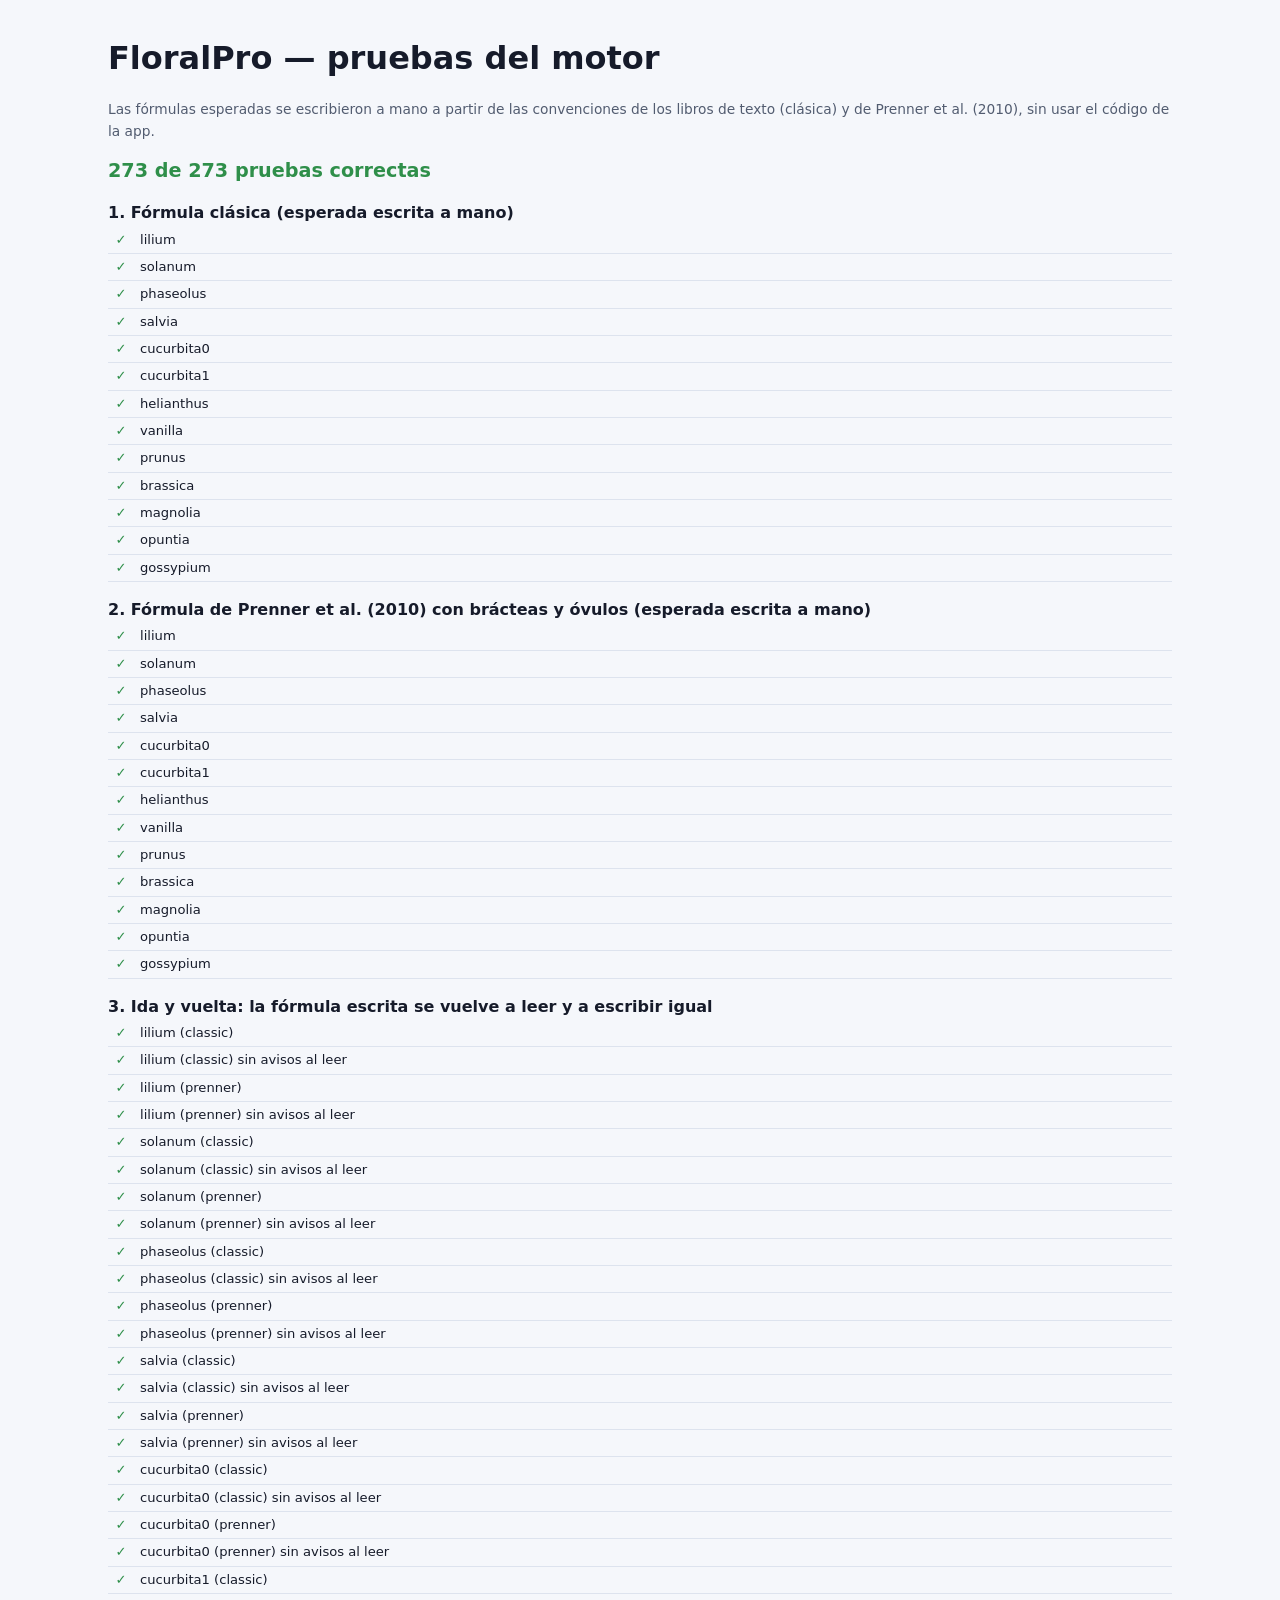
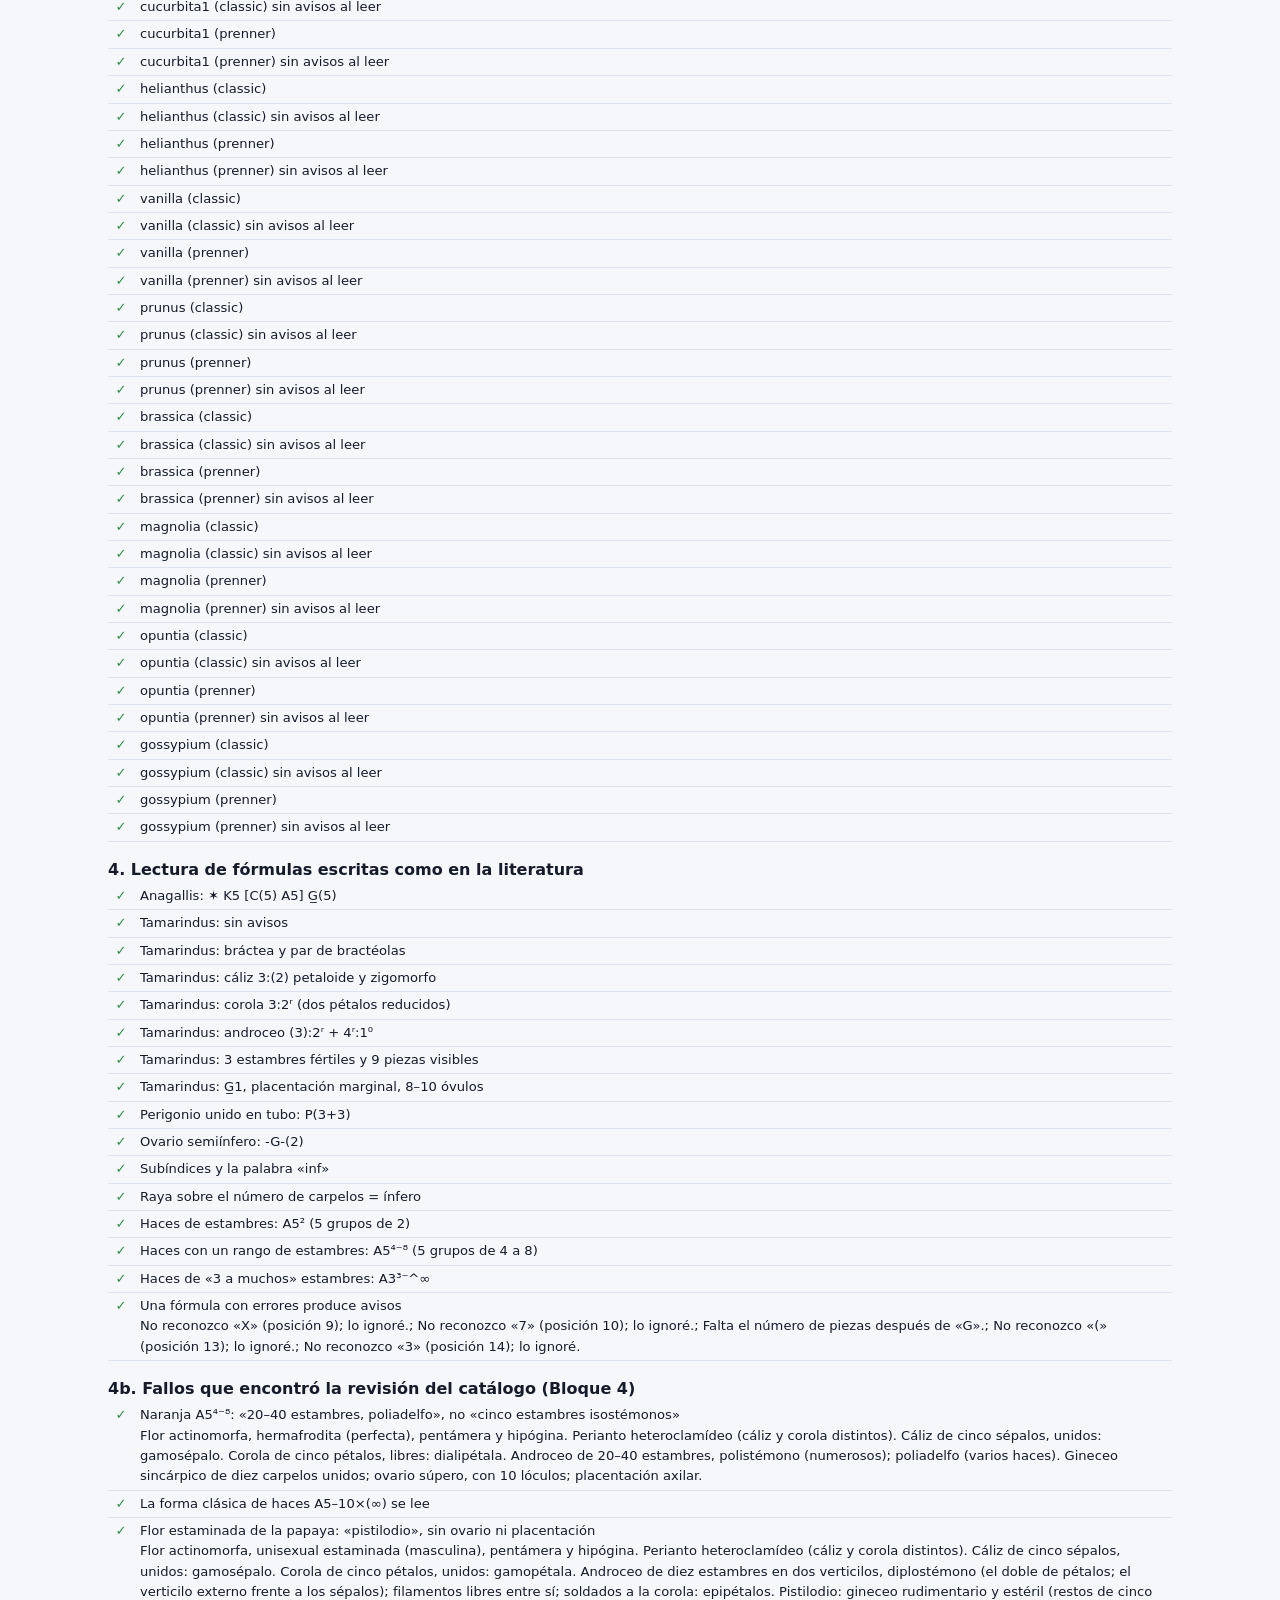
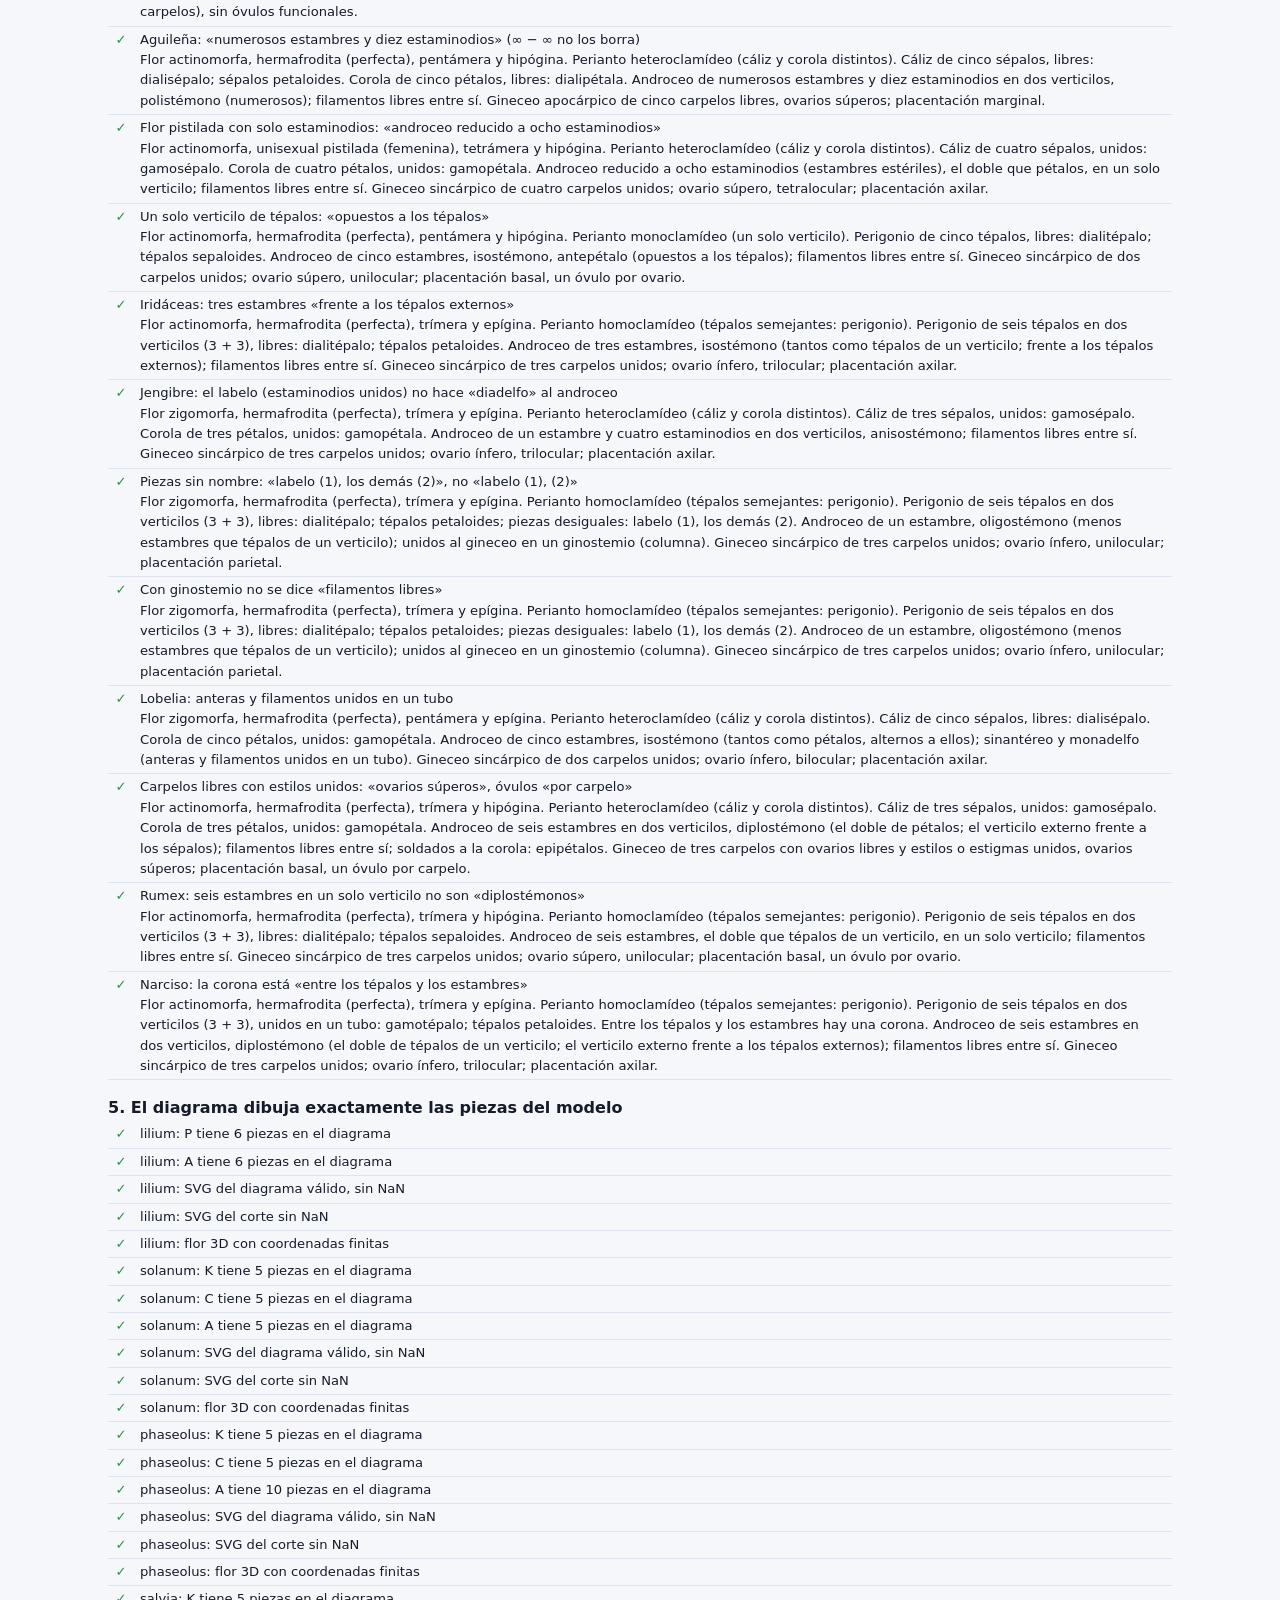
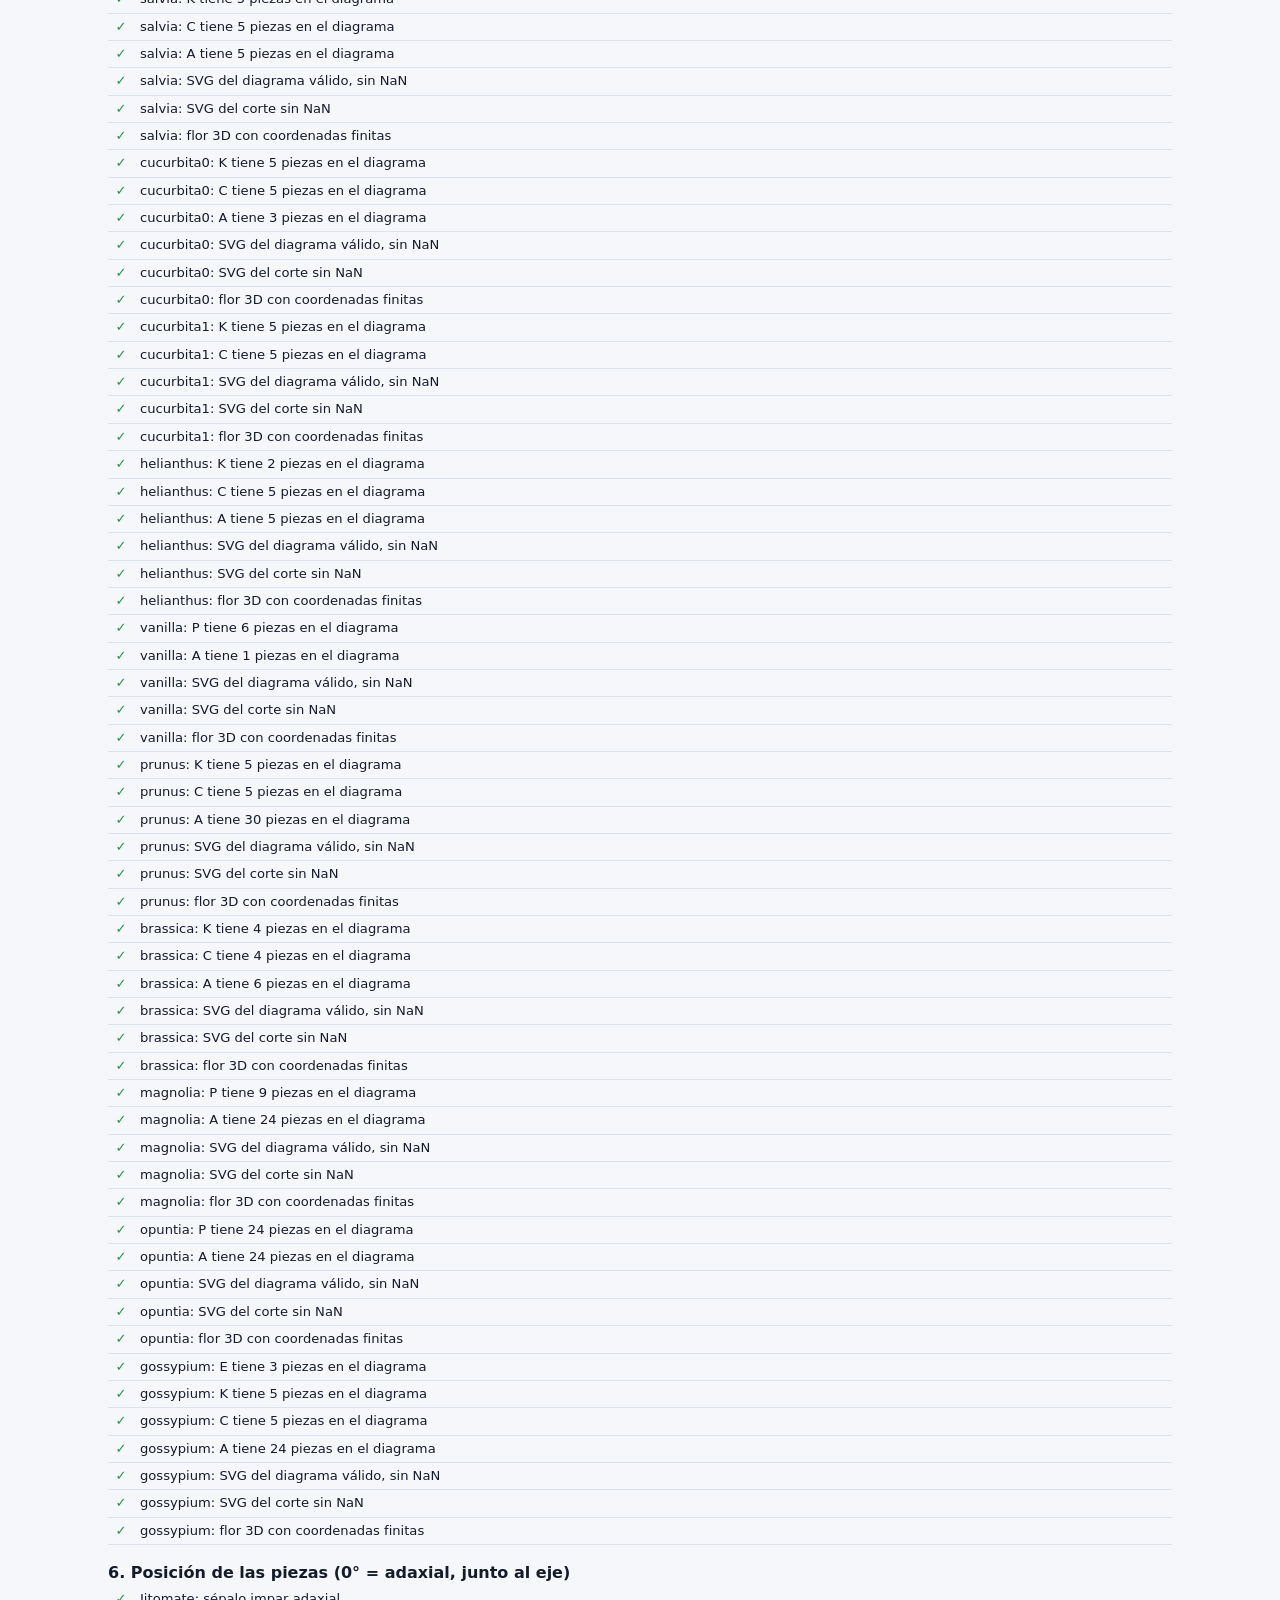
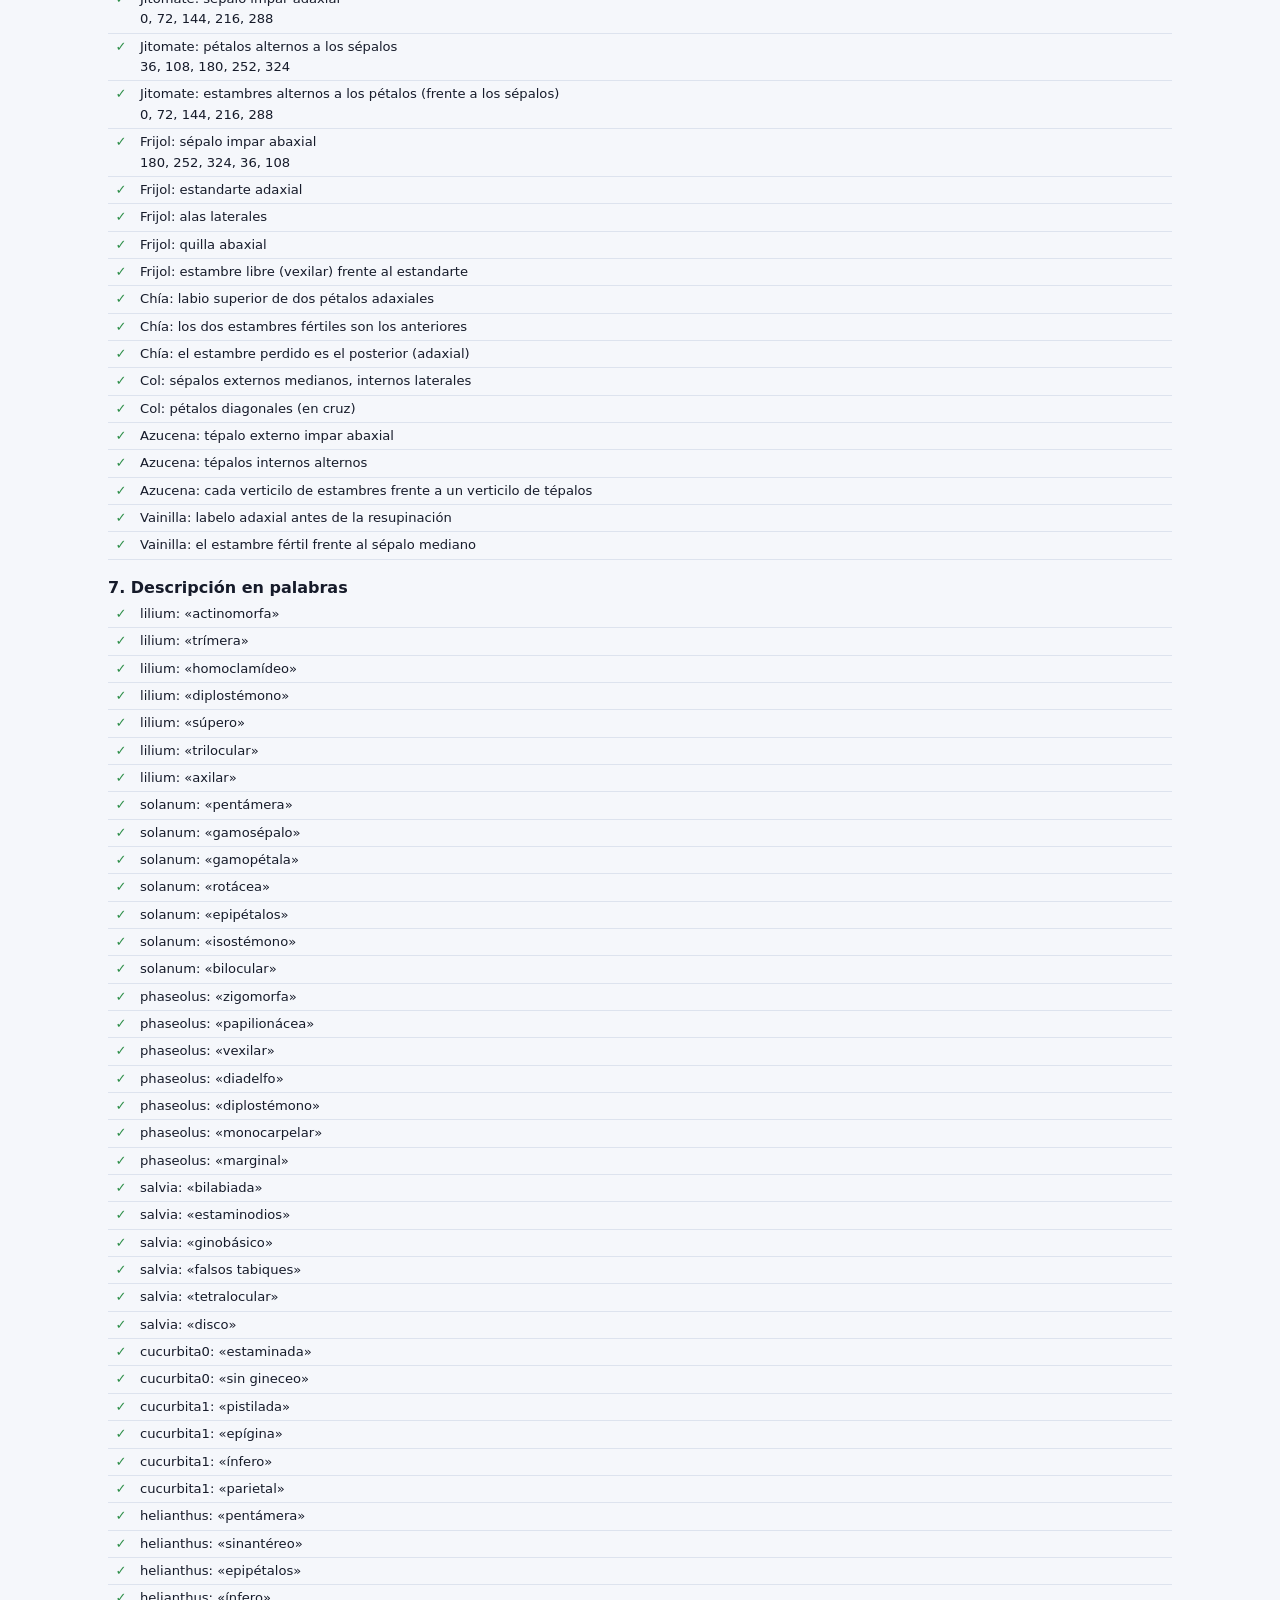
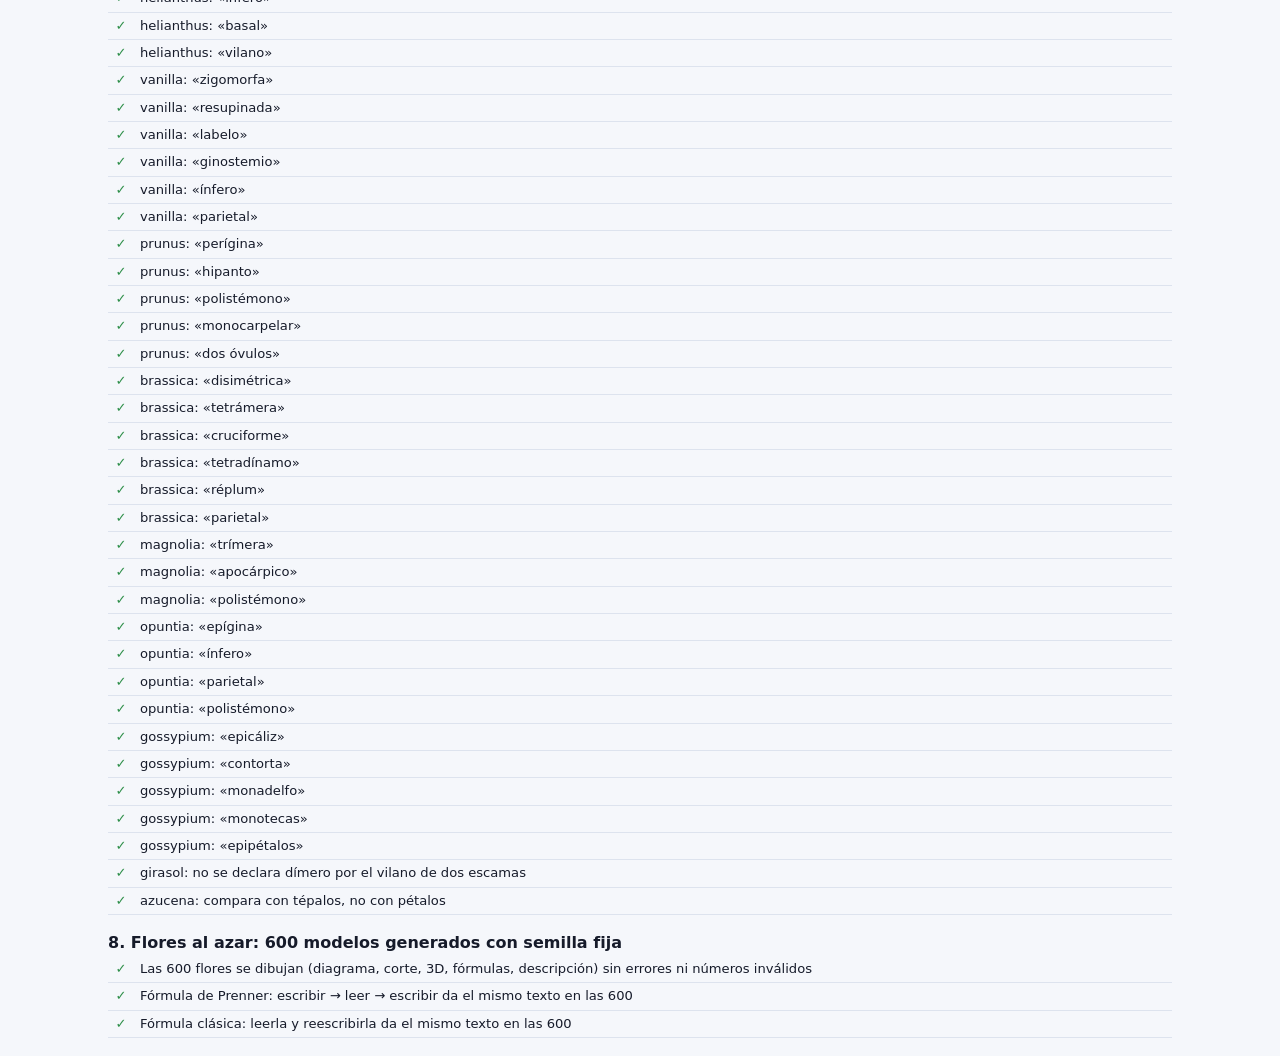
<file: tests/index.html>
<!DOCTYPE html>
<html lang="es">
<head>
<meta charset="UTF-8">
<title>FloralPro — pruebas del motor</title>
<link rel="stylesheet" href="../css/labg-base.css">
<link rel="stylesheet" href="../css/style.css">
<style>
  body { padding: 18px; max-width: 1100px; margin: 0 auto; }
  .sum { font-size: 1.2rem; font-weight: 700; margin: 8px 0 14px; }
  .ok { color: var(--success); } .bad { color: var(--danger); }
  table { width: 100%; border-collapse: collapse; font-size: .82rem; }
  td { border-bottom: 1px solid var(--border); padding: 3px 6px; vertical-align: top; }
  td.r { width: 26px; text-align: center; font-weight: 700; }
  code { font-family: var(--mono); font-size: .78rem; }
  h2 { font-size: 1rem; margin: 18px 0 4px; }
</style>
</head>
<body>
<h1>FloralPro — pruebas del motor</h1>
<p class="hint">Las fórmulas esperadas se escribieron a mano a partir de las convenciones de los libros de texto (clásica) y de Prenner et al. (2010), sin usar el código de la app.</p>
<div class="sum" id="sum"></div>
<div id="out"></div>
<script src="../js/i18n.js"></script>
<script src="../js/model.js"></script>
<script src="../js/formula.js"></script>
<script src="../js/diagram.js"></script>
<script src="../js/section.js"></script>
<script src="../js/flower3d.js"></script>
<script src="../js/specimens.js"></script>
<script>
const results = [];
let section = '';
function sec(name) { section = name; }
function ok(cond, name, detail) { results.push({ section, pass: !!cond, name, detail: detail || '' }); }
function eq(a, b, name) { ok(a === b, name, a === b ? '' : `obtenido <code>${esc(a)}</code><br>esperado <code>${esc(b)}</code>`); }
function esc(s) { return String(s).replace(/&/g, '&amp;').replace(/</g, '&lt;'); }
const U = s => [...s].map(c => c + '̲').join(''), O = s => [...s].map(c => c + '̅').join('');
const GL = 'G̲';
const FL = {};
SPECIMENS.forEach(sp => sp.flowers.forEach((fl, i) => { FL[sp.id + (sp.flowers.length > 1 ? i : '')] = fl.m; }));
const PO = { bracts: true, ovules: true };

/* ---------- 1. formulae, classic convention ---------- */
sec('1. Fórmula clásica (esperada escrita a mano)');
const EXP_C = {
  lilium: `✱ ⚥ P3+3 A3+3 G${U('(3)')}`,
  solanum: `✱ ⚥ K(5) [C(5) A5] G${U('(2)')}`,
  phaseolus: `↑ ⚥ K(5) C1+2+(2) A(9)+1 G${U('1')}`,
  salvia: `↑ ⚥ K(5) [C(5) A2+2°] G${U('(2)')}`,
  cucurbita0: `✱ ♂ K(5) C(5) A(3)`,
  cucurbita1: `✱ ♀ K(5) C(5) G${O('(3)')}`,
  helianthus: `✱ ⚥ K2 [C(5) A(5)] G${O('(2)')}`,
  vanilla: `↑ ⚥ P3+3 [A1 G${O('(3)')}]`,
  prunus: `✱ ⚥ K5 C5 A20–30 G${U('1')}`,
  brassica: `✱ ⚥ K2+2 C4 A2+4 G${U('(2)')}`,
  magnolia: `✱ ⚥ P3+3+3 A∞ G${U('∞')}`,
  opuntia: `✱ ⚥ P∞ A∞ G${O('(5–10)')}`,
  gossypium: `✱ ⚥ E3 K(5) [C5 A(∞)] G${U('(3–5)')}`,
};
for (const k in EXP_C) eq(Formula.text(FL[k], 'classic'), EXP_C[k], k);

/* ---------- 2. formulae, Prenner et al. (2010) ---------- */
sec('2. Fórmula de Prenner et al. (2010) con brácteas y óvulos (esperada escrita a mano)');
const EXP_P = {
  lilium: `* B Bt1 P3+3 A3+3 ${GL}(3) Vx∞`,
  solanum: `* K(5) [C(5) A5] ${GL}(2) Vx∞`,
  phaseolus: `↓ B Bt2 K(5) C1:2:(2) A1:(9) ${GL}1`,
  salvia: `↓ B K(3:2) [C(2:3) A1⁰:2ʳ:2] ${GL}(2) Vx4`,
  cucurbita0: `* ♂ K(5) C(5) A(3)`,
  cucurbita1: `* ♀ K(5) C(5) Ğ(3) Vp∞`,
  helianthus: `* K2 [C(5) A(5)] Ğ(2) Vb1`,
  vanilla: `↓ B P3+1:2 [A1 Ğ(3)] Vp∞`,
  prunus: `* K5 C5 A20–30 ${GL}1 Vm2`,
  brassica: `┼ K2+2 C4 A2+4 ${GL}(2) Vp∞`,
  magnolia: `* P3+3+3 A∞ ${GL}∞ Vm2`,
  opuntia: `* P∞ A∞ Ğ(5–10) Vp∞`,
  gossypium: `* E3 K(5) [C5 A(∞)] ${GL}(3–5) Vx∞`,
};
for (const k in EXP_P) eq(Formula.text(FL[k], 'prenner', PO), EXP_P[k], k);

/* ---------- 3. round trip: write → read → write ---------- */
sec('3. Ida y vuelta: la fórmula escrita se vuelve a leer y a escribir igual');
for (const k in FL) {
  for (const conv of ['classic', 'prenner']) {
    const o = conv === 'prenner' ? PO : {};
    const t1 = Formula.text(FL[k], conv, o);
    const r = Formula.parse(t1);
    const t2 = Formula.text(r.model, conv, o);
    eq(t2, t1, `${k} (${conv})`);
    ok(r.warnings.length === 0, `${k} (${conv}) sin avisos al leer`, r.warnings.join('; '));
  }
}

/* ---------- 4. reading formulae typed as in the literature ---------- */
sec('4. Lectura de fórmulas escritas como en la literatura');
{
  /* Anagallis arvensis, Ronse De Craene (2010) */
  const r = Formula.parse('✶ K5 [C(5) A5] G̲(5)').model, f = FM.normalize(r);
  ok(f.sym === 'actino' && FM.total(f.K) === 5 && !FM.allConnate(f.K) && FM.allConnate(f.C) && FM.adnate(f, 'C', 'A') && f.G.pos === 'superior' && FM.total(f.G) === 5 && FM.gynSyncarpous(f.G), 'Anagallis: ✶ K5 [C(5) A5] G̲(5)');
}
{
  /* Tamarindus indica, Prenner et al. (2010: 246) */
  const r = Formula.parse('B Btᶜ K3:(2)ᶜ↓ C3:2ʳ↓ A(3):2ʳ↓+4ʳ:1⁰ G̲1↓ Vm8–10');
  const f = FM.normalize(r.model);
  ok(r.warnings.length === 0, 'Tamarindus: sin avisos', r.warnings.join('; '));
  ok(f.B === 1 && f.Bt === 2, 'Tamarindus: bráctea y par de bractéolas');
  ok(f.K.like === 'C' && f.K.w[0].parts.length === 2 && f.K.w[0].parts[1].connate && f.K.sym === 'zygo', 'Tamarindus: cáliz 3:(2) petaloide y zigomorfo');
  ok(f.C.w[0].parts[1].state === 'sterile' && FM.total(f.C) === 5, 'Tamarindus: corola 3:2ʳ (dos pétalos reducidos)');
  ok(f.A.w.length === 2 && f.A.w[0].parts[0].connate && f.A.w[0].parts[1].state === 'sterile' && f.A.w[1].parts[1].state === 'lost', 'Tamarindus: androceo (3):2ʳ + 4ʳ:1⁰');
  ok(FM.total(f.A, { fertile: true }) === 3 && FM.total(f.A, { visible: true }) === 9, 'Tamarindus: 3 estambres fértiles y 9 piezas visibles');
  ok(f.G.plac === 'marginal' && FM.cmin(f.G.ov) === 8 && FM.cmax(f.G.ov) === 10 && f.G.pos === 'superior', 'Tamarindus: G̲1, placentación marginal, 8–10 óvulos');
}
{
  const f = FM.normalize(Formula.parse('✱ P(3+3) A3+3 G(3)').model);
  ok(f.P.connate && FM.total(f.P) === 6 && FM.perianthType(f) === 'homo', 'Perigonio unido en tubo: P(3+3)');
}
{
  const f = FM.normalize(Formula.parse('* K5 C5 A10 -G-(2)').model);
  ok(f.G.pos === 'half' && FM.gynSyncarpous(f.G), 'Ovario semiínfero: -G-(2)');
}
{
  const f = FM.normalize(Formula.parse('✱ K₅ C₍₅₎ A₅ G₍₂₎ inf').model);
  ok(FM.total(f.K) === 5 && FM.allConnate(f.C) && f.G.pos === 'inferior', 'Subíndices y la palabra «inf»');
}
{
  const f = FM.normalize(Formula.parse('✱ K(5) C(5) A5 G(̅2̅)̅').model);
  ok(f.G.pos === 'inferior', 'Raya sobre el número de carpelos = ínfero');
}
{
  const f = FM.normalize(Formula.parse('✱ E3 K(5) C5 A5² G(5)').model);
  ok(f.A.w[0].fasc && f.A.w[0].fasc.g === 5 && f.A.w[0].fasc.per === 2 && FM.androeciumType(f).fusion === 'poly', 'Haces de estambres: A5² (5 grupos de 2)');
}
{
  /* a range of stamens per bundle, as in citrus; found by the Block 4 catalogue */
  const r = Formula.parse('* K(5) C5 A5⁴⁻⁸ G̲(8–15)'), f = FM.normalize(r.model);
  const per = f.A.w[0].fasc && f.A.w[0].fasc.per;
  ok(!r.warnings.length && f.A.w[0].fasc.g === 5 && Array.isArray(per) && per[0] === 4 && per[1] === 8, 'Haces con un rango de estambres: A5⁴⁻⁸ (5 grupos de 4 a 8)', r.warnings.join('; '));
  const r2 = Formula.parse('* K5 C5 A3³⁻^∞ G̲(3)'), per2 = FM.normalize(r2.model).A.w[0].fasc.per;
  ok(!r2.warnings.length && per2[0] === 3 && per2[1] === Infinity, 'Haces de «3 a muchos» estambres: A3³⁻^∞', r2.warnings.join('; '));
}
{
  const r = Formula.parse('✱ K5 C5 X7 G(3');
  ok(r.warnings.length >= 1, 'Una fórmula con errores produce avisos', r.warnings.join('; '));
}

/* ---------- 4b. faults found by the independent review of the Block 4 catalogue ---------- */
sec('4b. Fallos que encontró la revisión del catálogo (Bloque 4)');
{
  const d = (m, lang) => FM.describe(m, lang || 'es').map(x => x.html.replace(/<[^>]+>/g, '')).join(' ');
  /* bundles: the description counts stamens, not bundles */
  const citrus = { sym: 'actino', K: { w: [{ n: 5, connate: true }] }, C: { w: [5] }, A: { w: [{ n: 5, fasc: { g: 5, per: [4, 8] } }] }, G: { w: [{ n: 10, connate: true }], plac: 'axile' } };
  const tc = FM.total(FM.normalize(citrus).A);
  ok(tc[0] === 20 && tc[1] === 40 && /20–40 estambres/.test(d(citrus)) && /poliadelfo/.test(d(citrus)) && !/isostémono/.test(d(citrus)), 'Naranja A5⁴⁻⁸: «20–40 estambres, poliadelfo», no «cinco estambres isostémonos»', d(citrus));
  const ric = Formula.parse('✱ ♂ P5 A5–10×(∞)');
  ok(!ric.warnings.length && FM.normalize(ric.model).A.w[0].fasc.per === Infinity, 'La forma clásica de haces A5–10×(∞) se lee', ric.warnings.join('; '));
  /* a sterile gynoecium is a pistillode, not an ovary */
  const papaya = { sym: 'actino', sex: 'staminate', K: { w: [{ n: 5, connate: true }] }, C: { w: [{ n: 5, connate: true }] }, A: { w: [5, 5] }, G: { w: [{ n: 5, connate: true, state: 'sterile' }] }, adn: [['C', 'A']] };
  ok(/Pistilodio/.test(d(papaya)) && !/placentación/.test(d(papaya)), 'Flor estaminada de la papaya: «pistilodio», sin ovario ni placentación', d(papaya));
  /* staminodes next to numerous stamens */
  const aquilegia = { sym: 'actino', K: { w: [5], like: 'C' }, C: { w: [5] }, A: { w: [{ n: '∞' }, { n: 10, state: 'sterile' }] }, G: { w: [5] } };
  ok(/numerosos estambres y diez estaminodios/.test(d(aquilegia)), 'Aguileña: «numerosos estambres y diez estaminodios» (∞ − ∞ no los borra)', d(aquilegia));
  const ebano = { sym: 'actino', sex: 'pistillate', K: { w: [{ n: 4, connate: true }] }, C: { w: [{ n: 4, connate: true }] }, A: { w: [{ n: 8, state: 'sterile' }] }, G: { w: [{ n: 4, connate: true }], plac: 'axile' } };
  ok(/reducido a ocho estaminodios/.test(d(ebano)), 'Flor pistilada con solo estaminodios: «androceo reducido a ocho estaminodios»', d(ebano));
  /* one whorl of tepals: "opposite the tepals", not "the inner tepals" */
  const amaranto = { sym: 'actino', P: { w: [5], like: 'K' }, A: { w: [{ n: 5, opp: true }] }, G: { w: [{ n: 2, connate: true }], plac: 'basal', loc: 1, ov: 1 } };
  ok(/opuestos a los tépalos\)/.test(d(amaranto)) && !/internos/.test(d(amaranto)), 'Un solo verticilo de tépalos: «opuestos a los tépalos»', d(amaranto));
  const iris = { sym: 'actino', P: { w: [3, 3], like: 'C' }, A: { w: [3] }, G: { w: [{ n: 3, connate: true }], pos: 'inferior', plac: 'axile' } };
  ok(/frente a los tépalos externos/.test(d(iris)), 'Iridáceas: tres estambres «frente a los tépalos externos»', d(iris));
  /* fused staminodes are not a bundle of stamens */
  const jengibre = { sym: 'zygo', K: { w: [{ n: 3, connate: true }] }, C: { w: [{ n: 3, connate: true }] }, A: { w: [{ parts: [{ n: 2, state: 'sterile' }, { n: 1, state: 'lost' }] }, { parts: [{ n: 1 }, { n: 2, state: 'sterile', connate: true, label: { es: 'labelo', en: 'labellum' } }] }] }, G: { w: [{ n: 3, connate: true }], pos: 'inferior', plac: 'axile' } };
  ok(!/diadelfo/.test(d(jengibre)) && FM.androeciumType(FM.normalize(jengibre)).fusion === 'free', 'Jengibre: el labelo (estaminodios unidos) no hace «diadelfo» al androceo', d(jengibre));
  /* groups without a name are not left blank */
  const orq = { sym: 'zygo', P: { w: [3, { parts: [{ n: 1, label: { es: 'labelo', en: 'lip' } }, { n: 2 }] }], like: 'C' }, A: { w: [1] }, G: { w: [{ n: 3, connate: true }], pos: 'inferior', plac: 'parietal' }, adn: [['A', 'G']] };
  ok(!/,\s+\(/.test(d(orq)) && /los demás \(2\)/.test(d(orq)), 'Piezas sin nombre: «labelo (1), los demás (2)», no «labelo (1), (2)»', d(orq));
  ok(!/filamentos libres/.test(d(orq)), 'Con ginostemio no se dice «filamentos libres»', d(orq));
  /* Lobelia: anthers and filaments united */
  const lobelia = { sym: 'zygo', K: { w: [5] }, C: { w: [{ connate: true, parts: [{ n: 3 }, { n: 2 }] }] }, A: { w: [{ n: 5, connate: true }] }, G: { w: [{ n: 2, connate: true }], pos: 'inferior', plac: 'axile' }, look: { synanther: true, filTube: true } };
  ok(/anteras y filamentos unidos/.test(d(lobelia)), 'Lobelia: anteras y filamentos unidos en un tubo', d(lobelia));
  /* free ovaries with united styles: ovaries, per carpel */
  const palma = { sym: 'actino', K: { w: [{ n: 3, connate: true }] }, C: { w: [{ n: 3, connate: true }] }, A: { w: [3, 3] }, G: { w: [{ n: 3, connate: 'apical' }], plac: 'basal', ov: 1 }, adn: [['C', 'A']] };
  ok(/ovarios súperos/.test(d(palma)) && /por carpelo/.test(d(palma)) && !/trilocular/.test(d(palma)), 'Carpelos libres con estilos unidos: «ovarios súperos», óvulos «por carpelo»', d(palma));
  /* twice as many stamens in one whorl is not diplostemony */
  const rumex = { sym: 'actino', P: { w: [3, 3], like: 'K' }, A: { w: [{ n: 6, ang: [170, 190, 50, 70, 290, 310] }] }, G: { w: [{ n: 3, connate: true }], plac: 'basal', loc: 1, ov: 1 } };
  ok(!/diplostémono/.test(d(rumex)) && /en un solo verticilo/.test(d(rumex)), 'Rumex: seis estambres en un solo verticilo no son «diplostémonos»', d(rumex));
  /* a corona inside a perigon */
  const narciso = { sym: 'actino', P: { w: [3, 3], connate: true, like: 'C' }, corona: { n: 60, color: '#f2c12e' }, A: { w: [3, 3] }, G: { w: [{ n: 3, connate: true }], pos: 'inferior', plac: 'axile' } };
  ok(/Entre los tépalos y los estambres/.test(d(narciso)), 'Narciso: la corona está «entre los tépalos y los estambres»', d(narciso));
}

/* ---------- 5. the diagram draws what the model says ---------- */
sec('5. El diagrama dibuja exactamente las piezas del modelo');
for (const k in FL) {
  const f = FM.normalize(FL[k]);
  const c = Diagram.census(f).counts;
  for (const o of ['E', 'K', 'C', 'P', 'A']) if (f[o]) {
    const exp = f[o].w.reduce((s, w) => s + FM.ctyp(w.n), 0);
    eq(c[o] || 0, exp, `${k}: ${o} tiene ${exp} piezas en el diagrama`);
  }
  const svg = Diagram.svg(f);
  ok(/^<svg[\s\S]*<\/svg>$/.test(svg) && !/NaN|undefined/.test(svg), `${k}: SVG del diagrama válido, sin NaN`);
  const sec2 = Section.svg(f);
  ok(!/NaN|undefined/.test(sec2), `${k}: SVG del corte sin NaN`);
  const sc = Flower3D.build(f, { explode: 1 });
  ok(sc.prims.length > 5 && sc.prims.every(p => (p.pts || [p.c]).every(q => q.every(Number.isFinite))), `${k}: flor 3D con coordenadas finitas`);
}

/* ---------- 6. positions of the organs ---------- */
sec('6. Posición de las piezas (0° = adaxial, junto al eje)');
const ring = (k, org, wi) => Diagram.census(FL[k]).rings.find(r => r.org === org && r.wi === (wi || 0));
const has = (arr, list) => list.every(a => arr.some(b => Math.abs(((b - a) % 360 + 540) % 360 - 180) < 0.6));
const angOfPart = (r, p) => r.angles.filter((a, i) => r.parts[i] === p);
{
  const K = ring('solanum', 'K'), C = ring('solanum', 'C'), A = ring('solanum', 'A');
  ok(has(K.angles, [0, 72, 144, 216, 288]), 'Jitomate: sépalo impar adaxial', K.angles.join(', '));
  ok(has(C.angles, [36, 108, 180, 252, 324]), 'Jitomate: pétalos alternos a los sépalos', C.angles.join(', '));
  ok(has(A.angles, K.angles), 'Jitomate: estambres alternos a los pétalos (frente a los sépalos)', A.angles.join(', '));
}
{
  const K = ring('phaseolus', 'K'), C = ring('phaseolus', 'C'), A = ring('phaseolus', 'A');
  ok(has(K.angles, [180]), 'Frijol: sépalo impar abaxial', K.angles.join(', '));
  ok(has(angOfPart(C, 0), [0]), 'Frijol: estandarte adaxial');
  ok(has(angOfPart(C, 1), [72, 288]), 'Frijol: alas laterales');
  ok(has(angOfPart(C, 2), [144, 216]), 'Frijol: quilla abaxial');
  ok(has(angOfPart(A, 1), [0]), 'Frijol: estambre libre (vexilar) frente al estandarte');
}
{
  const C = ring('salvia', 'C'), A = ring('salvia', 'A');
  ok(has(angOfPart(C, 0), [36, 324]), 'Chía: labio superior de dos pétalos adaxiales');
  ok(has(angOfPart(A, 0), [144, 216]), 'Chía: los dos estambres fértiles son los anteriores');
  ok(has(angOfPart(A, 2), [0]), 'Chía: el estambre perdido es el posterior (adaxial)');
}
{
  const K0 = ring('brassica', 'K', 0), K1 = ring('brassica', 'K', 1), C = ring('brassica', 'C');
  ok(has(K0.angles, [0, 180]) && has(K1.angles, [90, 270]), 'Col: sépalos externos medianos, internos laterales');
  ok(has(C.angles, [45, 135, 225, 315]), 'Col: pétalos diagonales (en cruz)');
}
{
  const P0 = ring('lilium', 'P', 0), P1 = ring('lilium', 'P', 1), A0 = ring('lilium', 'A', 0), A1 = ring('lilium', 'A', 1);
  ok(has(P0.angles, [180, 300, 60]), 'Azucena: tépalo externo impar abaxial');
  ok(has(P1.angles, [0, 120, 240]), 'Azucena: tépalos internos alternos');
  ok(has(A0.angles, P0.angles) && has(A1.angles, P1.angles), 'Azucena: cada verticilo de estambres frente a un verticilo de tépalos');
}
{
  const P1 = ring('vanilla', 'P', 1), A = ring('vanilla', 'A');
  ok(has(angOfPart(P1, 0), [0]), 'Vainilla: labelo adaxial antes de la resupinación');
  ok(has(A.angles, [180]), 'Vainilla: el estambre fértil frente al sépalo mediano');
}

/* ---------- 7. description in words ---------- */
sec('7. Descripción en palabras');
const D = k => FM.describe(FL[k], 'es').map(x => x.html.replace(/<[^>]+>/g, '')).join(' ').toLowerCase();
const words = {
  lilium: ['actinomorfa', 'trímera', 'homoclamídeo', 'diplostémono', 'súpero', 'trilocular', 'axilar'],
  solanum: ['pentámera', 'gamosépalo', 'gamopétala', 'rotácea', 'epipétalos', 'isostémono', 'bilocular'],
  phaseolus: ['zigomorfa', 'papilionácea', 'vexilar', 'diadelfo', 'diplostémono', 'monocarpelar', 'marginal'],
  salvia: ['bilabiada', 'estaminodios', 'ginobásico', 'falsos tabiques', 'tetralocular', 'disco'],
  cucurbita0: ['estaminada', 'sin gineceo'],
  cucurbita1: ['pistilada', 'epígina', 'ínfero', 'parietal'],
  helianthus: ['pentámera', 'sinantéreo', 'epipétalos', 'ínfero', 'basal', 'vilano'],
  vanilla: ['zigomorfa', 'resupinada', 'labelo', 'ginostemio', 'ínfero', 'parietal'],
  prunus: ['perígina', 'hipanto', 'polistémono', 'monocarpelar', 'dos óvulos'],
  brassica: ['disimétrica', 'tetrámera', 'cruciforme', 'tetradínamo', 'réplum', 'parietal'],
  magnolia: ['trímera', 'apocárpico', 'polistémono'],
  opuntia: ['epígina', 'ínfero', 'parietal', 'polistémono'],
  gossypium: ['epicáliz', 'contorta', 'monadelfo', 'monotecas', 'epipétalos'],
};
for (const k in words) { const d = D(k); for (const w of words[k]) ok(d.includes(w), `${k}: «${w}»`, d.includes(w) ? '' : d); }
ok(!D('helianthus').includes('dímera'), 'girasol: no se declara dímero por el vilano de dos escamas');
ok(!D('lilium').includes('pétalos;'), 'azucena: compara con tépalos, no con pétalos');

/* ---------- 8. random flowers (fuzzing) ---------- */
sec('8. Flores al azar: 600 modelos generados con semilla fija');
{
  let a = 0x9e3779b9, b = 0x243f6a88, c = 0xb7e15162, d = 20260919;
  const r = () => { a >>>= 0; b >>>= 0; c >>>= 0; d >>>= 0; let t = (a + b) | 0; a = b ^ (b >>> 9); b = (c + (c << 3)) | 0; c = (c << 21) | (c >>> 11); d = (d + 1) | 0; t = (t + d) | 0; c = (c + t) | 0; return (t >>> 0) / 4294967296; };
  const I = n => Math.floor(r() * n);
  const pick = arr => arr[I(arr.length)];
  const cnt = (min) => { const t = r(); if (t < 0.08) return '∞'; if (t < 0.16) { const x = (min || 1) + I(4); return [x, x + 1 + I(3)]; } return (min || 1) + I(8); };
  const whorl = (allowParts, states) => {
    if (allowParts && r() < 0.3) {
      const np = 2 + I(2);
      return { connate: r() < 0.3, parts: Array.from({ length: np }, () => ({ n: 1 + I(3), connate: r() < 0.3, state: states ? pick(['fertile', 'fertile', 'sterile', 'lost']) : 'fertile' })), from: r() < 0.3 ? 'abaxial' : undefined };
    }
    return { n: cnt(), connate: r() < 0.4, state: states ? pick(['fertile', 'fertile', 'fertile', 'sterile', 'lost']) : 'fertile', opp: r() < 0.2 };
  };
  const organ = (maxW, parts, states) => ({ w: Array.from({ length: 1 + I(maxW) }, () => whorl(parts, states)), connate: r() < 0.1, aest: pick([undefined, 'valvate', 'imbricate', 'quincuncial', 'contort', 'vexillary', 'carinal', 'open']) });
  let bad = 0, rtBad = 0, clBad = 0;
  const fails = [];
  for (let t = 0; t < 600; t++) {
    const m = { sym: pick(['actino', 'zygo', 'zygoT', 'zygoO', 'disym', 'asym', 'spiral']), sex: pick(['bisexual', 'bisexual', 'staminate', 'pistillate']),
      B: I(2), Bt: I(3), hyp: pick(['none', 'none', 'cup', 'tube']), disc: pick([null, null, 'intra', 'extra']), resup: r() < 0.1,
      colors: {}, look: { corolla: pick([undefined, 'rotate', 'campanulate', 'tubular', 'funnelform', 'salverform', 'urceolate', 'bilabiate', 'papilionaceous', 'cruciform', 'orchid']), synanther: r() < 0.1, pappus: r() < 0.05, dyn: pick([undefined, 'didynamous', 'tetradynamous']), stigma: pick([undefined, 'capitate', 'bifid', 'lobed']) } };
    const pt = I(4);
    if (pt === 0) { m.K = organ(2, true, true); m.C = organ(2, true, true); }
    if (pt === 1) m.P = organ(3, true, true);
    if (pt === 2) m.P = organ(1, false, false);
    if (r() < 0.12) m.E = { w: [{ n: 2 + I(6) }] };
    if (r() < 0.9) m.A = organ(3, true, true);
    if (r() < 0.9) m.G = { w: [{ n: r() < 0.06 ? '∞' : 1 + I(9), connate: pick([true, true, false, 'apical']), state: r() < 0.08 ? 'sterile' : 'fertile' }],
      pos: pick(['superior', 'half', 'inferior']), plac: pick([undefined, 'axile', 'parietal', 'freecentral', 'basal', 'apical', 'marginal', 'laminar']),
      loc: r() < 0.3 ? 1 + I(6) : undefined, ov: r() < 0.5 ? cnt() : undefined, style: pick(['terminal', 'gynobasic']), replum: r() < 0.1, falseSepta: r() < 0.1, ang: r() < 0.1 ? I(360) : undefined };
    const ad = [];
    if (r() < 0.3 && (m.C || m.P) && m.A) ad.push([m.C ? 'C' : 'P', 'A']);
    if (r() < 0.1 && m.A && m.G) ad.push(['A', 'G']);
    m.adn = ad;
    try {
      const f = FM.normalize(m);
      const outs = [Formula.html(f, 'classic'), Formula.html(f, 'prenner', PO), Diagram.svg(f, { colors: pick(['whorl', 'natural', 'bw']) }), Section.svg(f), FM.describe(f, pick(['es', 'en'])).map(x => x.html).join(' ')];
      const sc = Flower3D.build(f, { explode: r() });
      const finite = sc.prims.every(p => (p.pts || [p.c]).every(q => q.every(Number.isFinite)));
      if (outs.some(o => /NaN|undefined|Infinity/.test(o)) || !finite) { bad++; if (fails.length < 4) fails.push('dibujo: ' + JSON.stringify(m).slice(0, 300)); }
      /* expanded formula: write → read → write must be identical */
      if (!['K', 'C', 'P', 'A', 'G'].some(k => f[k])) continue;   /* a "flower" with no whorl at all has no formula */
      const t1 = Formula.text(f, 'prenner', PO), p1 = Formula.parse(t1), t2 = Formula.text(p1.model, 'prenner', PO);
      if (t1 !== t2 || p1.warnings.length) { rtBad++; if (fails.length < 8) fails.push(`Prenner: ${esc(t1)} → ${esc(t2)} ${p1.warnings.join('; ')}`); }
      /* classic formula: reading it back and writing it again gives the same text */
      const c1 = Formula.text(f, 'classic'), c2 = Formula.text(Formula.parse(c1).model, 'classic');
      if (c1 !== c2) { clBad++; if (fails.length < 12) fails.push(`clásica: ${esc(c1)} → ${esc(c2)}`); }
    } catch (e) { bad++; if (fails.length < 12) fails.push('error: ' + e.message + ' ' + JSON.stringify(m).slice(0, 200)); }
  }
  ok(bad === 0, `Las 600 flores se dibujan (diagrama, corte, 3D, fórmulas, descripción) sin errores ni números inválidos`, bad ? `${bad} fallos<br>` + fails.join('<br>') : '');
  ok(rtBad === 0, 'Fórmula de Prenner: escribir → leer → escribir da el mismo texto en las 600', rtBad ? `${rtBad} fallos<br>` + fails.join('<br>') : '');
  ok(clBad === 0, 'Fórmula clásica: leerla y reescribirla da el mismo texto en las 600', clBad ? `${clBad} fallos<br>` + fails.join('<br>') : '');
}

/* ---------- report ---------- */
const bad = results.filter(r => !r.pass);
document.getElementById('sum').innerHTML = `<span class="${bad.length ? 'bad' : 'ok'}">${results.length - bad.length} de ${results.length} pruebas correctas</span>`;
let html = '', cur = '';
for (const r of results) {
  if (r.section !== cur) { if (cur) html += '</table>'; cur = r.section; html += `<h2>${esc(cur)}</h2><table>`; }
  html += `<tr><td class="r ${r.pass ? 'ok' : 'bad'}">${r.pass ? '✓' : '✗'}</td><td>${esc(r.name)}${r.detail ? '<br>' + r.detail : ''}</td></tr>`;
}
document.getElementById('out').innerHTML = html + '</table>';
window.TEST_RESULTS = { total: results.length, failed: bad.map(r => r.section + ' — ' + r.name + ' — ' + r.detail.replace(/<[^>]+>/g, ' ')) };
document.title = `${results.length - bad.length}/${results.length} — pruebas FloralPro`;
</script>
</body>
</html>
</file>
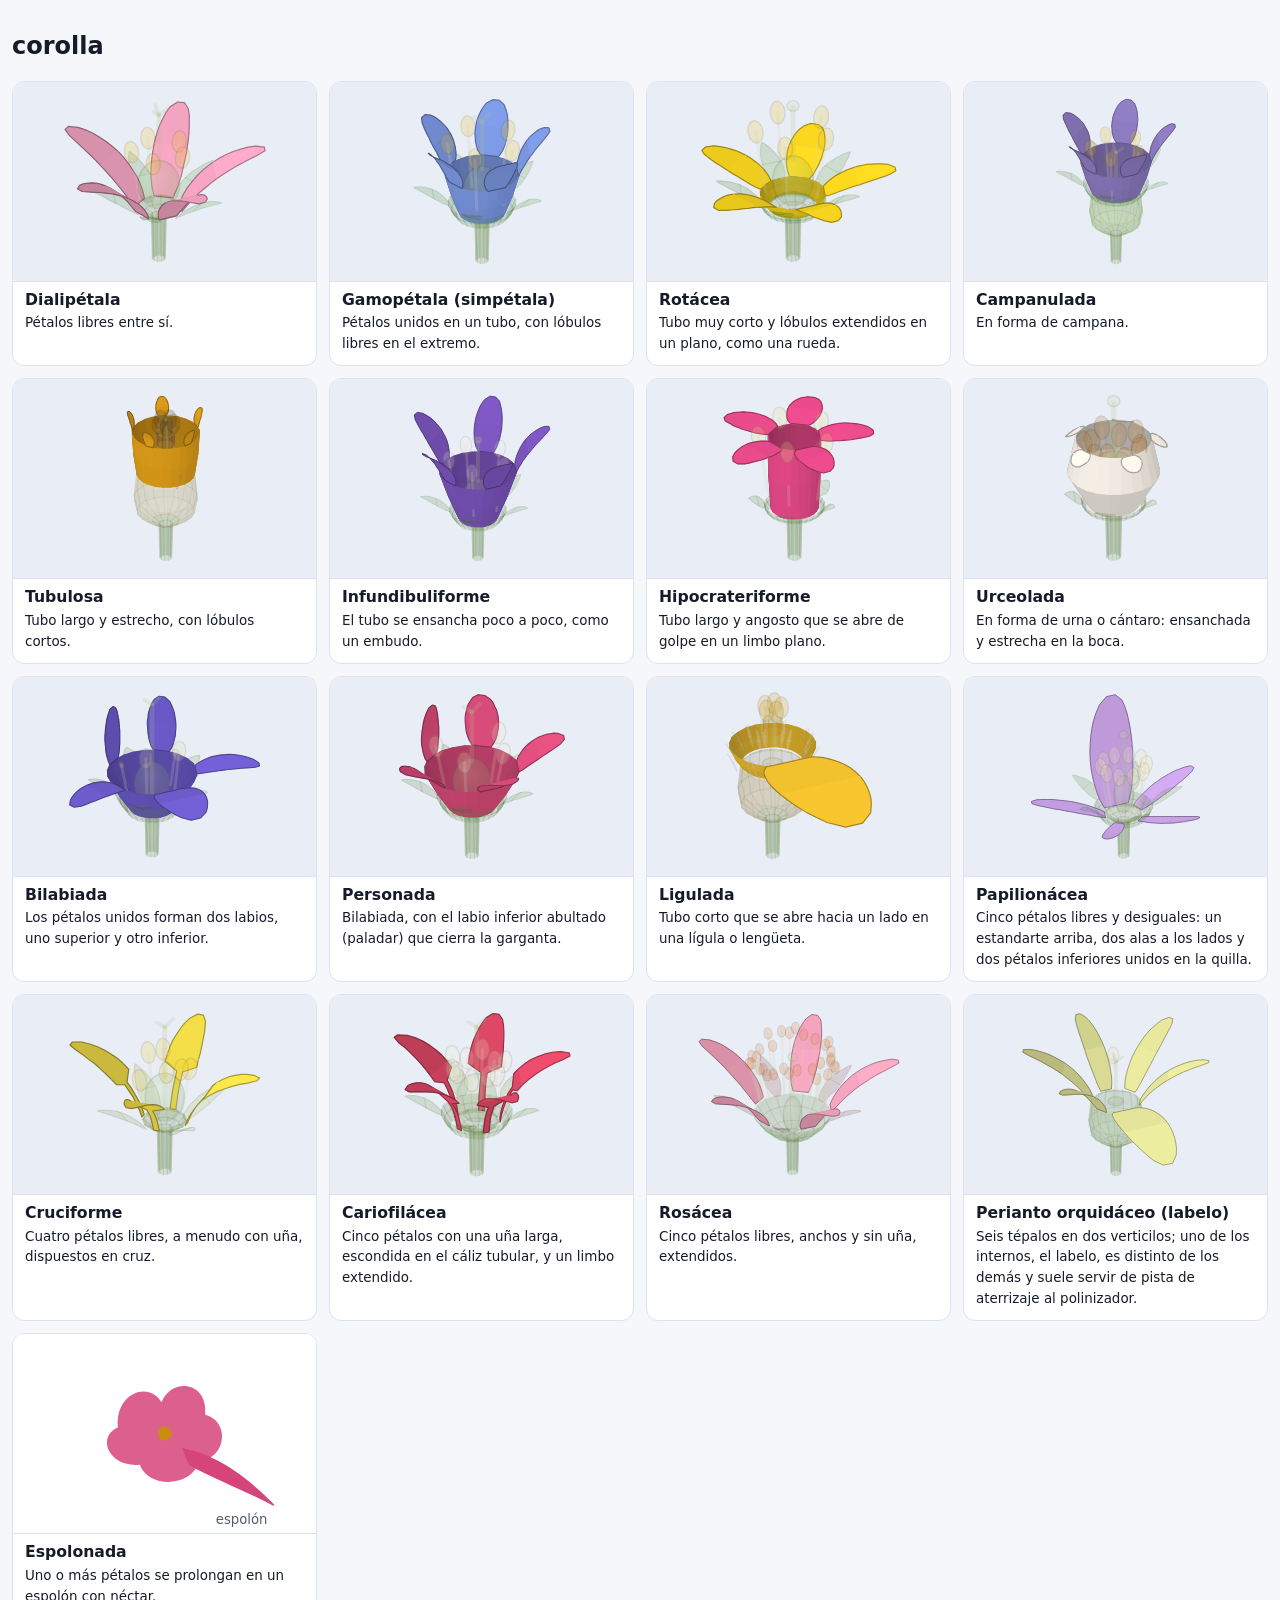
<file: tests/atlas-gallery.html>
<!DOCTYPE html>
<html lang="es">
<head>
<meta charset="UTF-8">
<title>FloralPro — galería del atlas</title>
<link rel="stylesheet" href="../css/labg-base.css">
<link rel="stylesheet" href="../css/style.css">
<style>
  body { padding: 12px; }
  .at-grid { grid-template-columns: repeat(4, 1fr); }
  .at-fig { height: 200px; }
</style>
</head>
<body>
<h2 id="h"></h2>
<div class="at-grid" id="g"></div>
<script src="../js/i18n.js"></script>
<script src="../js/core.js"></script>
<script src="../js/model.js"></script>
<script src="../js/formula.js"></script>
<script src="../js/diagram.js"></script>
<script src="../js/section.js"></script>
<script src="../js/flower3d.js"></script>
<script src="../js/specimens.js"></script>
<script src="../js/art.js"></script>
<script src="../js/atlas.js"></script>
<script src="../js/block3.js"></script>
<script>
  const qs = new URLSearchParams(location.search);
  const secs = (qs.get('sec') || 'corolla').split(',');
  document.getElementById('h').textContent = secs.join(', ');
  const plates = ATLAS.PLATES.filter(p => secs.includes(p.sec));
  document.getElementById('g').innerHTML = plates.map(p => {
    const figs = Array.isArray(p.fig) ? p.fig : [p.fig];
    const cls = f => f.t === 'diagram' || f.t === 'section' ? 'paper' : f.t === '3d' ? 'soft' : 'plain';
    return `<article class="at-card"><div class="at-fig${figs.length > 1 ? ' two' : ''}">${figs.map(f => `<div class="at-f1 ${cls(f)}">${B3.figSVG(p, f)}</div>`).join('')}</div><div class="at-body"><h4>${p.t[0]}</h4><p class="at-d">${p.d[0]}</p></div></article>`;
  }).join('');
</script>
</body>
</html>
</file>
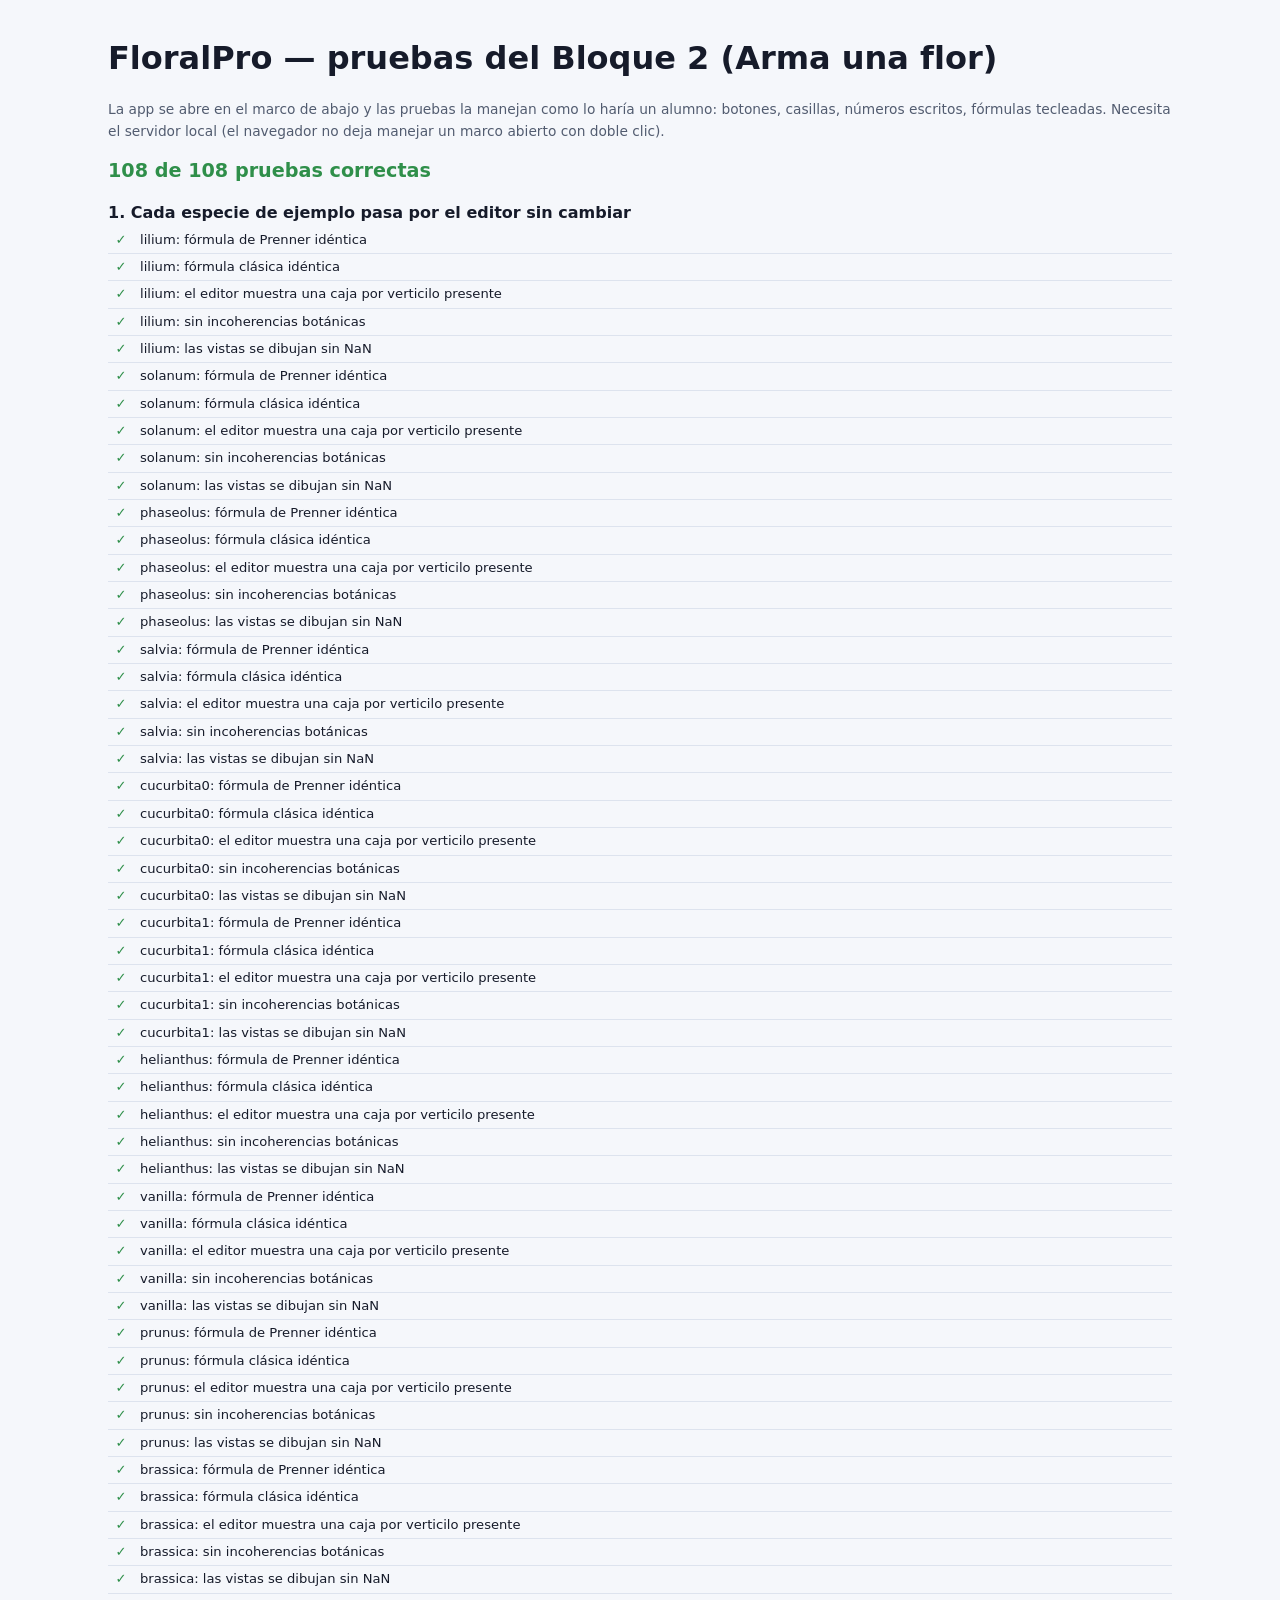
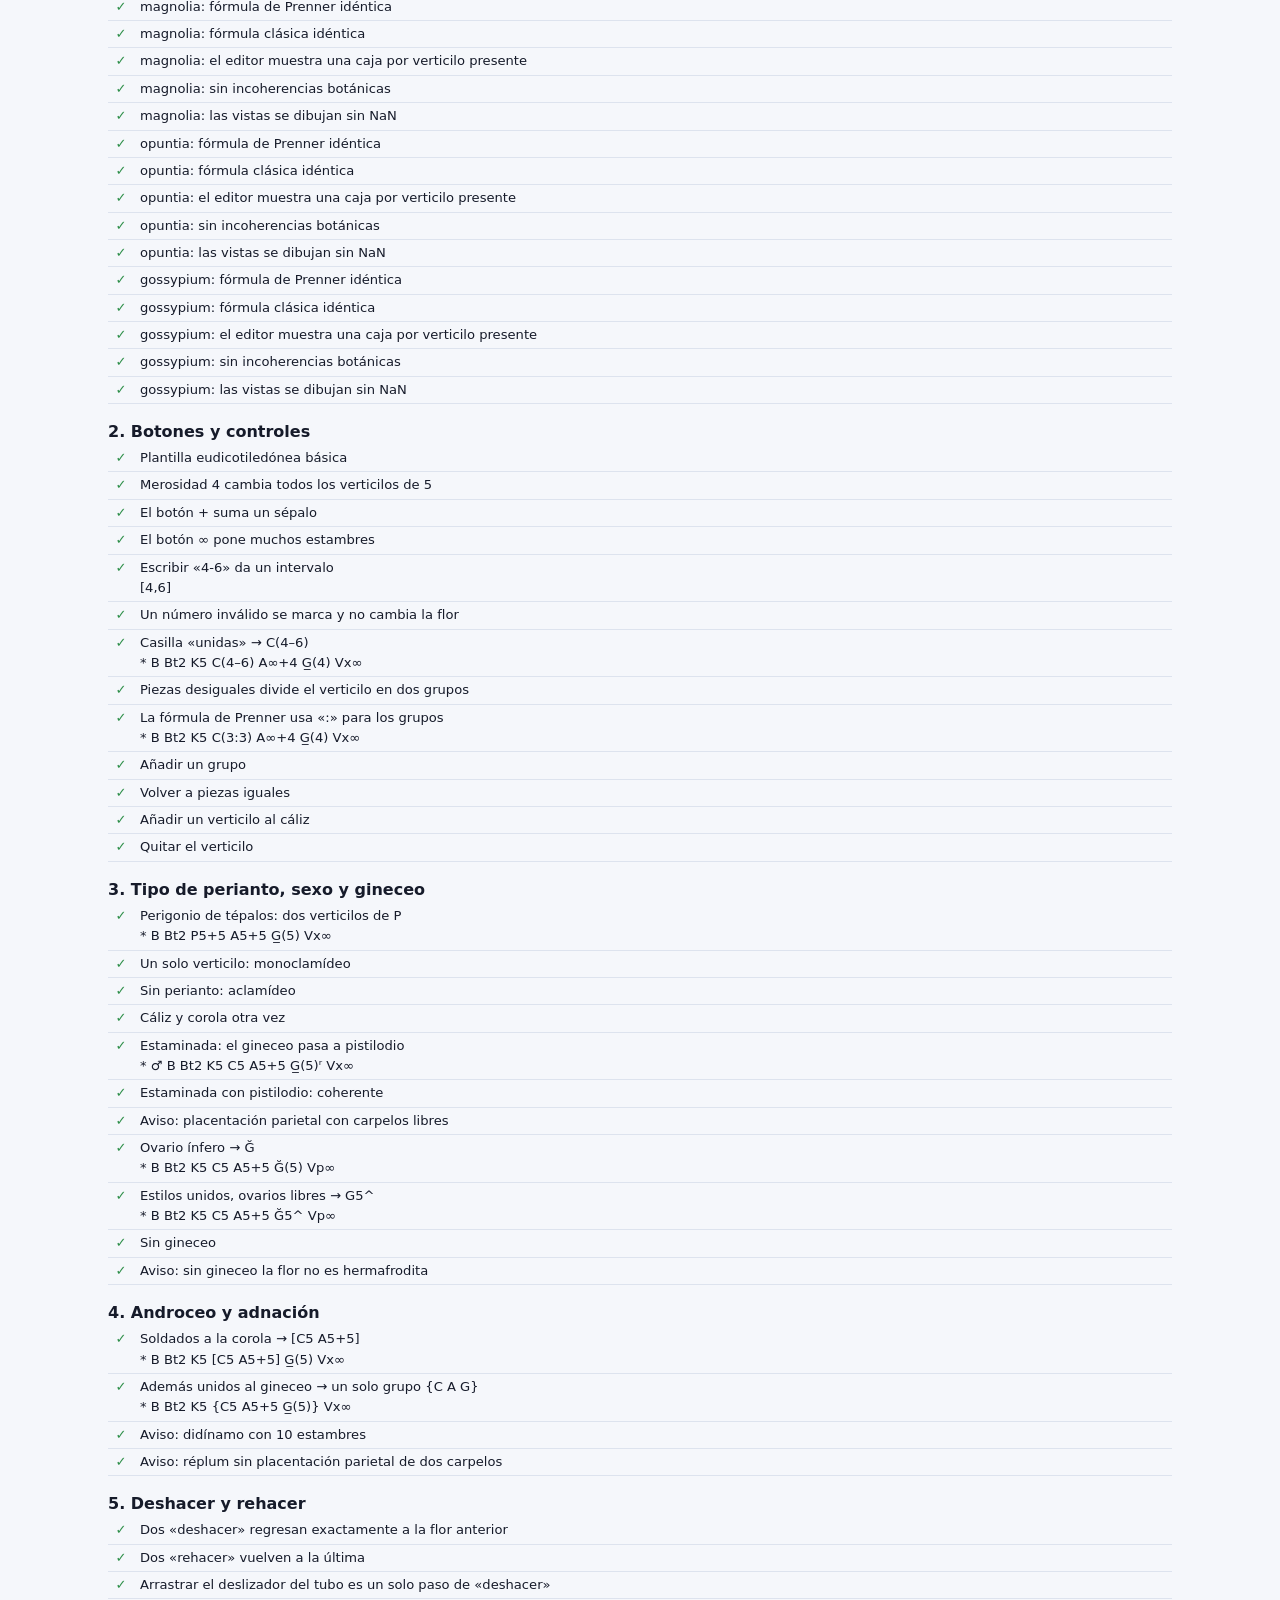
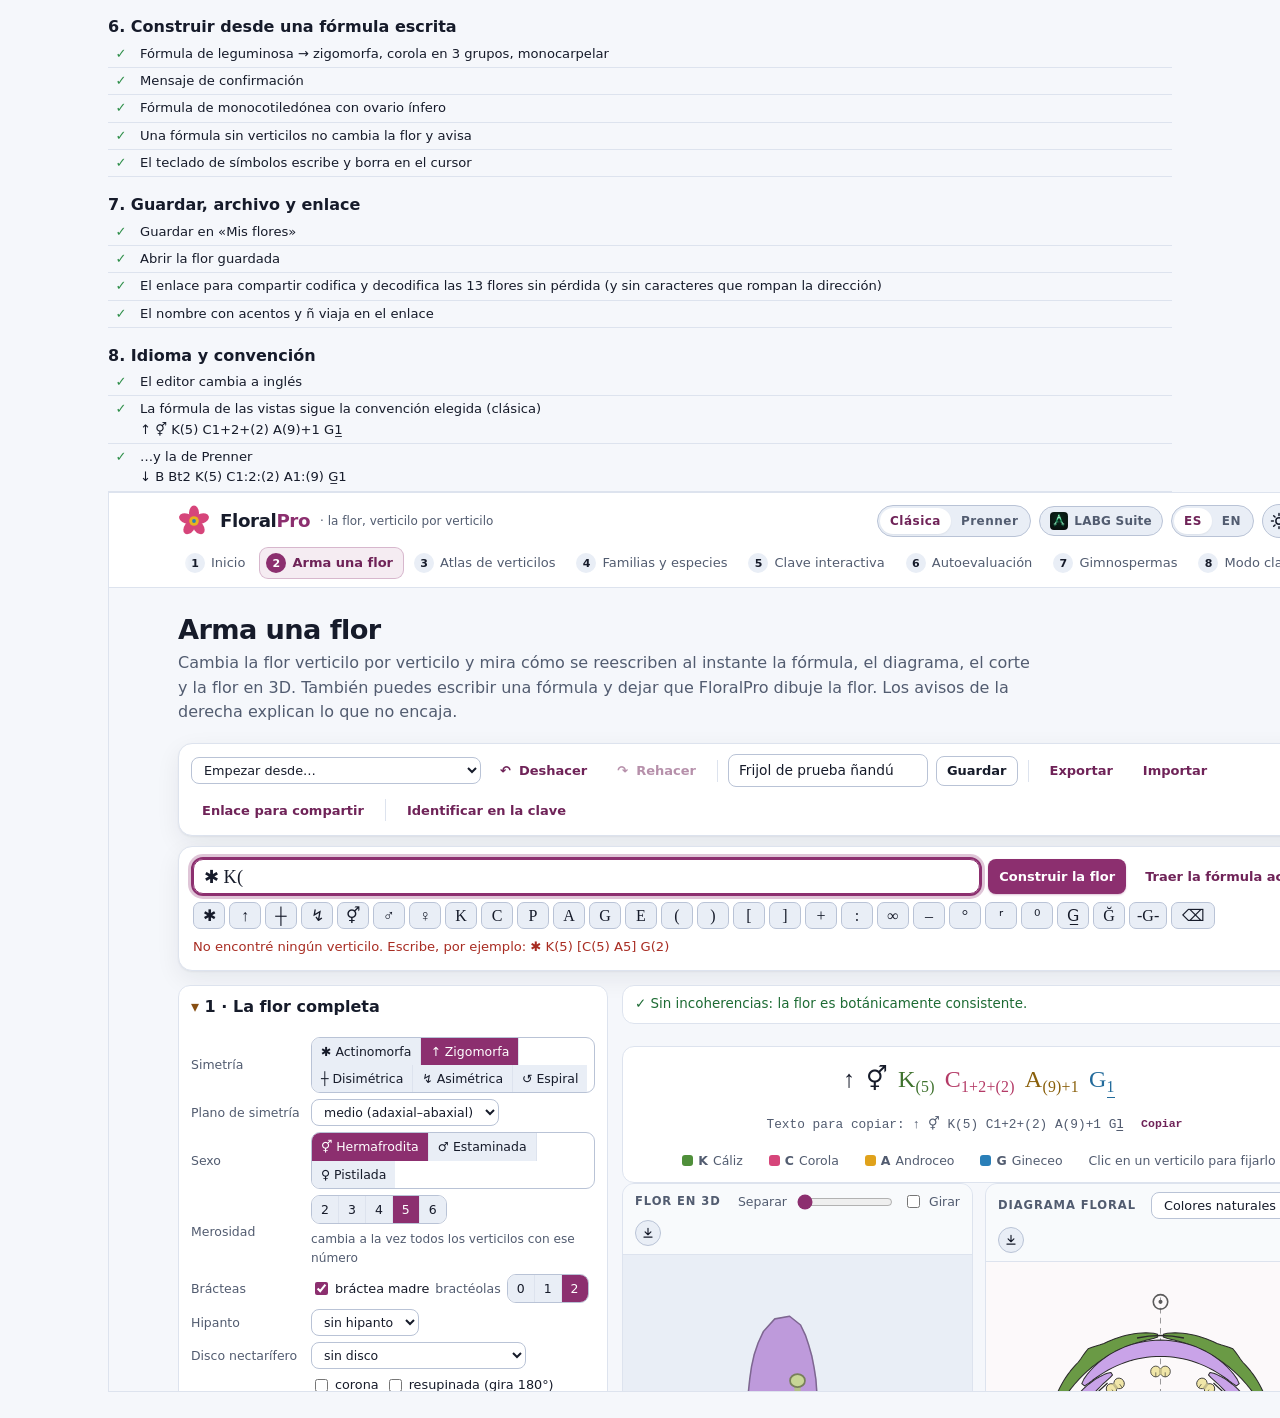
<file: tests/block2.html>
<!DOCTYPE html>
<html lang="es">
<head>
<meta charset="UTF-8">
<title>FloralPro — pruebas del Bloque 2</title>
<link rel="stylesheet" href="../css/labg-base.css">
<link rel="stylesheet" href="../css/style.css">
<style>
  body { padding: 18px; max-width: 1100px; margin: 0 auto; }
  .sum { font-size: 1.2rem; font-weight: 700; margin: 8px 0 14px; }
  .ok { color: var(--success); } .bad { color: var(--danger); }
  table { width: 100%; border-collapse: collapse; font-size: .82rem; }
  td { border-bottom: 1px solid var(--border); padding: 3px 6px; vertical-align: top; }
  td.r { width: 26px; text-align: center; font-weight: 700; }
  code { font-family: var(--mono); font-size: .78rem; }
  h2 { font-size: 1rem; margin: 18px 0 4px; }
  iframe { width: 1300px; height: 900px; border: 1px solid var(--border); }
</style>
</head>
<body>
<h1>FloralPro — pruebas del Bloque 2 (Arma una flor)</h1>
<p class="hint">La app se abre en el marco de abajo y las pruebas la manejan como lo haría un alumno: botones, casillas, números escritos, fórmulas tecleadas.
  Necesita el servidor local (el navegador no deja manejar un marco abierto con doble clic).</p>
<div class="sum" id="sum">…</div>
<div id="out"></div>
<iframe id="app" src="../index.html#b2"></iframe>
<script>
const results = [];
let section = '';
const sec = n => { section = n; };
function ok(c, name, detail) { results.push({ section, pass: !!c, name, detail: detail || '' }); }
function esc(s) { return String(s).replace(/&/g, '&amp;').replace(/</g, '&lt;'); }
function eq(a, b, name) { ok(a === b, name, a === b ? '' : `obtenido <code>${esc(a)}</code><br>esperado <code>${esc(b)}</code>`); }

document.getElementById('app').addEventListener('load', () => setTimeout(run, 400));

function run() {
  const W = document.getElementById('app').contentWindow, D = W.document;
  /* the tests write in the browser storage (saved flowers, draft, language):
     keep what was there and put it back at the end */
  const KEEP = ['floralpro:myflowers', 'floralpro:draft', 'floralpro:lang', 'floralpro:conv', 'floralpro:colors'];
  const kept = {};
  KEEP.forEach(k => { kept[k] = W.localStorage.getItem(k); });
  try { runTests(W, D); } finally {
    KEEP.forEach(k => { if (kept[k] == null) W.localStorage.removeItem(k); else W.localStorage.setItem(k, kept[k]); });
  }
}
function runTests(W, D) {
  const { B2, Formula, FM, SPECIMENS } = W;
  const q = s => D.querySelector(s);
  const txt = (conv, o) => Formula.text(B2.S.m, conv || 'prenner', o || { bracts: true, ovules: true });
  const clickAct = (act, attrs) => {
    const sel = `#b2Editor [data-act="${act}"]` + Object.entries(attrs || {}).map(([k, v]) => `[data-${k}="${v}"]`).join('');
    const b = q(sel);
    if (!b) throw new Error('no hay botón ' + sel);
    b.click();
  };
  const setInput = (p, value, ev) => {
    const t = q(`#b2Editor [data-p="${p}"][data-t]`);
    if (!t) throw new Error('no hay control ' + p);
    if (t.type === 'checkbox') t.checked = value; else t.value = value;
    t.dispatchEvent(new W.Event(ev || (t.type === 'checkbox' || t.tagName === 'SELECT' ? 'change' : 'input'), { bubbles: true }));
  };
  const tpl = id => { const s = q('#b2Tpl'); s.value = id; s.dispatchEvent(new W.Event('change', { bubbles: true })); };
  const views = () => q('#b2Views .v-ftxt').textContent;
  try {
    /* ---------- 1. every example species survives the editor ---------- */
    sec('1. Cada especie de ejemplo pasa por el editor sin cambiar');
    SPECIMENS.forEach(sp => sp.flowers.forEach((fl, i) => {
      tpl(`sp:${sp.id}:${i}`);
      const name = sp.id + (sp.flowers.length > 1 ? i : '');
      eq(txt('prenner'), Formula.text(fl.m, 'prenner', { bracts: true, ovules: true }), `${name}: fórmula de Prenner idéntica`);
      eq(txt('classic', {}), Formula.text(fl.m, 'classic'), `${name}: fórmula clásica idéntica`);
      const orgs = ['E', 'K', 'C', 'P', 'A', 'G'].filter(k => FM.normalize(fl.m)[k]);
      eq([...D.querySelectorAll('#b2Editor .obox')].map(b => b.dataset.org).join(''), orgs.join(''), `${name}: el editor muestra una caja por verticilo presente`);
      const c = B2.checks(B2.S.m).filter(x => x.lvl === 'warn');
      ok(c.length === 0, `${name}: sin incoherencias botánicas`, c.map(x => x.es).join('; '));
      ok(!/NaN|undefined/.test(q('#b2Views').innerHTML), `${name}: las vistas se dibujan sin NaN`);
    }));

    /* ---------- 2. actions ---------- */
    sec('2. Botones y controles');
    tpl('t-eudicot');
    eq(txt('classic', {}), '✱ ⚥ K5 C5 A5+5 G(̲5̲)̲', 'Plantilla eudicotiledónea básica');
    D.querySelector('#b2Editor [data-act="mero"][data-v="4"]').click();
    eq(txt('classic', {}), '✱ ⚥ K4 C4 A4+4 G(̲4̲)̲', 'Merosidad 4 cambia todos los verticilos de 5');
    clickAct('inc', { p: 'K.w.0.n' });
    eq(FM.count(B2.S.m.K.w[0].n), 5, 'El botón + suma un sépalo');
    clickAct('inf', { p: 'A.w.0.n' });
    ok(FM.count(B2.S.m.A.w[0].n) === Infinity, 'El botón ∞ pone muchos estambres');
    setInput('C.w.0.n', '4-6');
    ok(JSON.stringify(B2.S.m.C.w[0].n) === '[4,6]', 'Escribir «4-6» da un intervalo', JSON.stringify(B2.S.m.C.w[0].n));
    const before = JSON.stringify(B2.S.m);
    setInput('C.w.0.n', 'abc');
    ok(JSON.stringify(B2.S.m) === before && q('#b2Editor input[data-p="C.w.0.n"]').classList.contains('bad'), 'Un número inválido se marca y no cambia la flor');
    setInput('C.w.0.connate', true);
    ok(B2.S.m.C.w[0].connate === true && /C\(4–6\)/.test(txt()), 'Casilla «unidas» → C(4–6)', txt());
    clickAct('split', { k: 'C', w: 0 });
    ok(Array.isArray(B2.S.m.C.w[0].parts) && B2.S.m.C.w[0].parts.length === 2, 'Piezas desiguales divide el verticilo en dos grupos');
    ok(/C\(\d:\d\)/.test(txt()), 'La fórmula de Prenner usa «:» para los grupos', txt());
    clickAct('addpart', { k: 'C', w: 0 });
    eq(B2.S.m.C.w[0].parts.length, 3, 'Añadir un grupo');
    clickAct('unsplit', { k: 'C', w: 0 });
    ok(!B2.S.m.C.w[0].parts, 'Volver a piezas iguales');
    clickAct('addw', { k: 'K' });
    eq(B2.S.m.K.w.length, 2, 'Añadir un verticilo al cáliz');
    clickAct('delw', { k: 'K', w: 1 });
    eq(B2.S.m.K.w.length, 1, 'Quitar el verticilo');

    sec('3. Tipo de perianto, sexo y gineceo');
    tpl('t-eudicot');
    D.querySelector('#b2Editor [data-act="ptype"][data-v="homo"]').click();
    ok(!B2.S.m.K && !B2.S.m.C && B2.S.m.P && B2.S.m.P.w.length === 2, 'Perigonio de tépalos: dos verticilos de P', txt());
    D.querySelector('#b2Editor [data-act="ptype"][data-v="mono"]').click();
    ok(B2.S.m.P && B2.S.m.P.w.length === 1 && FM.perianthType(FM.normalize(B2.S.m)) === 'mono', 'Un solo verticilo: monoclamídeo');
    D.querySelector('#b2Editor [data-act="ptype"][data-v="none"]').click();
    ok(!B2.S.m.K && !B2.S.m.C && !B2.S.m.P && FM.perianthType(FM.normalize(B2.S.m)) === 'none', 'Sin perianto: aclamídeo');
    D.querySelector('#b2Editor [data-act="ptype"][data-v="hetero"]').click();
    ok(B2.S.m.K && B2.S.m.C && !B2.S.m.P, 'Cáliz y corola otra vez');
    D.querySelector('#b2Editor [data-act="sex"][data-v="staminate"]').click();
    ok(/♂/.test(txt()) && B2.S.m.G.w[0].state === 'sterile', 'Estaminada: el gineceo pasa a pistilodio', txt());
    ok(!B2.checks(B2.S.m).some(x => x.lvl === 'warn'), 'Estaminada con pistilodio: coherente');
    D.querySelector('#b2Editor [data-act="sex"][data-v="bisexual"]').click();
    setInput('_union', 'apo');
    setInput('G.plac', 'parietal');
    ok(B2.checks(B2.S.m).some(x => /parietal/.test(x.es) && x.lvl === 'warn'), 'Aviso: placentación parietal con carpelos libres');
    setInput('_union', 'syn');
    setInput('G.pos', 'inferior');
    ok(/Ğ\(5\)/.test(txt()), 'Ovario ínfero → Ğ', txt());
    setInput('_union', 'semi');
    ok(/G5\^|Ğ5\^/.test(txt()) && FM.gynoeciumType(FM.normalize(B2.S.m)).type === 'semi', 'Estilos unidos, ovarios libres → G5^', txt());
    D.querySelector('#b2Editor [data-act="hasG"][data-v="0"]').click();
    ok(!B2.S.m.G, 'Sin gineceo');
    ok(B2.checks(B2.S.m).some(x => /hermafrodita/.test(x.es)), 'Aviso: sin gineceo la flor no es hermafrodita');

    sec('4. Androceo y adnación');
    tpl('t-eudicot');
    setInput('_epi', true);
    ok(/\[C5 A5\+5\]/.test(txt()), 'Soldados a la corola → [C5 A5+5]', txt());
    setInput('_gyno', true);
    ok(/\{C5 A5\+5 G̲\(5\)\}/.test(txt()), 'Además unidos al gineceo → un solo grupo {C A G}', txt());
    setInput('_gyno', false);
    setInput('look.dyn', 'didynamous');
    ok(B2.checks(B2.S.m).some(x => /didínamo/.test(x.es)), 'Aviso: didínamo con 10 estambres');
    setInput('look.dyn', '');
    setInput('G.replum', true);
    ok(B2.checks(B2.S.m).some(x => /réplum/.test(x.es)), 'Aviso: réplum sin placentación parietal de dos carpelos');

    sec('5. Deshacer y rehacer');
    tpl('t-monocot');
    const s0 = JSON.stringify(B2.S.m);
    clickAct('inc', { p: 'A.w.0.n' });
    clickAct('inc', { p: 'A.w.0.n' });
    const s2 = JSON.stringify(B2.S.m);
    q('#b2Undo').click(); q('#b2Undo').click();
    eq(JSON.stringify(B2.S.m), s0, 'Dos «deshacer» regresan exactamente a la flor anterior');
    q('#b2Redo').click(); q('#b2Redo').click();
    eq(JSON.stringify(B2.S.m), s2, 'Dos «rehacer» vuelven a la última');
    /* a slider dragged counts as one step */
    tpl('t-sympet');
    const s3 = JSON.stringify(B2.S.m);
    const tube = q('#b2Editor [data-p="look.tube"]');
    ['0.4', '0.5', '0.6', '0.7'].forEach(v => { tube.value = v; tube.dispatchEvent(new W.Event('input', { bubbles: true })); });
    q('#b2Undo').click();
    eq(JSON.stringify(B2.S.m), s3, 'Arrastrar el deslizador del tubo es un solo paso de «deshacer»');

    sec('6. Construir desde una fórmula escrita');
    const fin = q('#b2FInput');
    fin.value = '↑ K(5) C1:2:(2) A(9):1 G1'; q('#b2Build').click();
    ok(B2.S.m.sym === 'zygo' && B2.S.m.C.w[0].parts.length === 3 && FM.gynoeciumType(FM.normalize(B2.S.m)).type === 'mono', 'Fórmula de leguminosa → zigomorfa, corola en 3 grupos, monocarpelar');
    ok(/Flor construida/.test(q('#b2FMsg').textContent), 'Mensaje de confirmación');
    fin.value = '✱ P3+3 A3+3 G(3) inf'; q('#b2Build').click();
    ok(B2.S.m.P && B2.S.m.G.pos === 'inferior', 'Fórmula de monocotiledónea con ovario ínfero');
    fin.value = 'hola'; q('#b2Build').click();
    ok(/No encontré/.test(q('#b2FMsg').textContent) && B2.S.m.P, 'Una fórmula sin verticilos no cambia la flor y avisa');
    /* keyboard */
    fin.value = ''; fin.focus(); fin.setSelectionRange(0, 0);
    ['✱', 'K', '(', ')', '⌫'].forEach(k => D.querySelector(`#b2Keys .kb[data-k="${k}"]`).click());
    eq(fin.value, '✱ K(', 'El teclado de símbolos escribe y borra en el cursor');

    sec('7. Guardar, archivo y enlace');
    tpl('sp:phaseolus:0');
    q('#b2Name').value = 'Frijol de prueba ñandú'; q('#b2Name').dispatchEvent(new W.Event('input'));
    q('#b2Save').click();
    const saved = JSON.parse(W.localStorage.getItem('floralpro:myflowers'));
    ok(saved[0].name === 'Frijol de prueba ñandú' && Formula.text(saved[0].m, 'prenner') === Formula.text(B2.S.m, 'prenner'), 'Guardar en «Mis flores»');
    tpl('t-naked');
    D.querySelector('#b2SavedList .sv-load').click();
    ok(Formula.text(B2.S.m, 'prenner') === Formula.text(SPECIMENS.find(s => s.id === 'phaseolus').flowers[0].m, 'prenner'), 'Abrir la flor guardada');
    let allLinks = true;
    SPECIMENS.forEach(sp => sp.flowers.forEach(fl => {
      const code = B2.encodeModel(B2.toEditable(fl.m));
      const back = B2.decodeModel(code);
      if (Formula.text(back.m, 'prenner', { bracts: true, ovules: true }) !== Formula.text(fl.m, 'prenner', { bracts: true, ovules: true }) || /[+/=]/.test(code)) allLinks = false;
    }));
    ok(allLinks, 'El enlace para compartir codifica y decodifica las 13 flores sin pérdida (y sin caracteres que rompan la dirección)');
    const back = B2.decodeModel(B2.encodeModel(B2.S.m));
    eq(back.n, 'Frijol de prueba ñandú', 'El nombre con acentos y ñ viaja en el enlace');

    sec('8. Idioma y convención');
    W.I18N.set('en');
    ok(/Calyx/.test(q('#b2Editor').textContent) && /Whorl 1/.test(q('#b2Editor').textContent), 'El editor cambia a inglés');
    W.I18N.set('es');
    W.setConv('classic');
    ok(/^↑ ⚥/.test(views()), 'La fórmula de las vistas sigue la convención elegida (clásica)', views());
    W.setConv('prenner');
    ok(/^↓/.test(views()), '…y la de Prenner', views());
    W.setConv('classic');
  } catch (e) {
    ok(false, 'Error durante las pruebas: ' + e.message, esc(e.stack || ''));
  }
  const bad = results.filter(r => !r.pass);
  document.getElementById('sum').innerHTML = `<span class="${bad.length ? 'bad' : 'ok'}">${results.length - bad.length} de ${results.length} pruebas correctas</span>`;
  let html = '', cur = '';
  for (const r of results) {
    if (r.section !== cur) { if (cur) html += '</table>'; cur = r.section; html += `<h2>${esc(cur)}</h2><table>`; }
    html += `<tr><td class="r ${r.pass ? 'ok' : 'bad'}">${r.pass ? '✓' : '✗'}</td><td>${esc(r.name)}${r.detail ? '<br>' + r.detail : ''}</td></tr>`;
  }
  document.getElementById('out').innerHTML = html + '</table>';
  document.title = `${results.length - bad.length}/${results.length} — pruebas Bloque 2`;
}
</script>
</body>
</html>
</file>
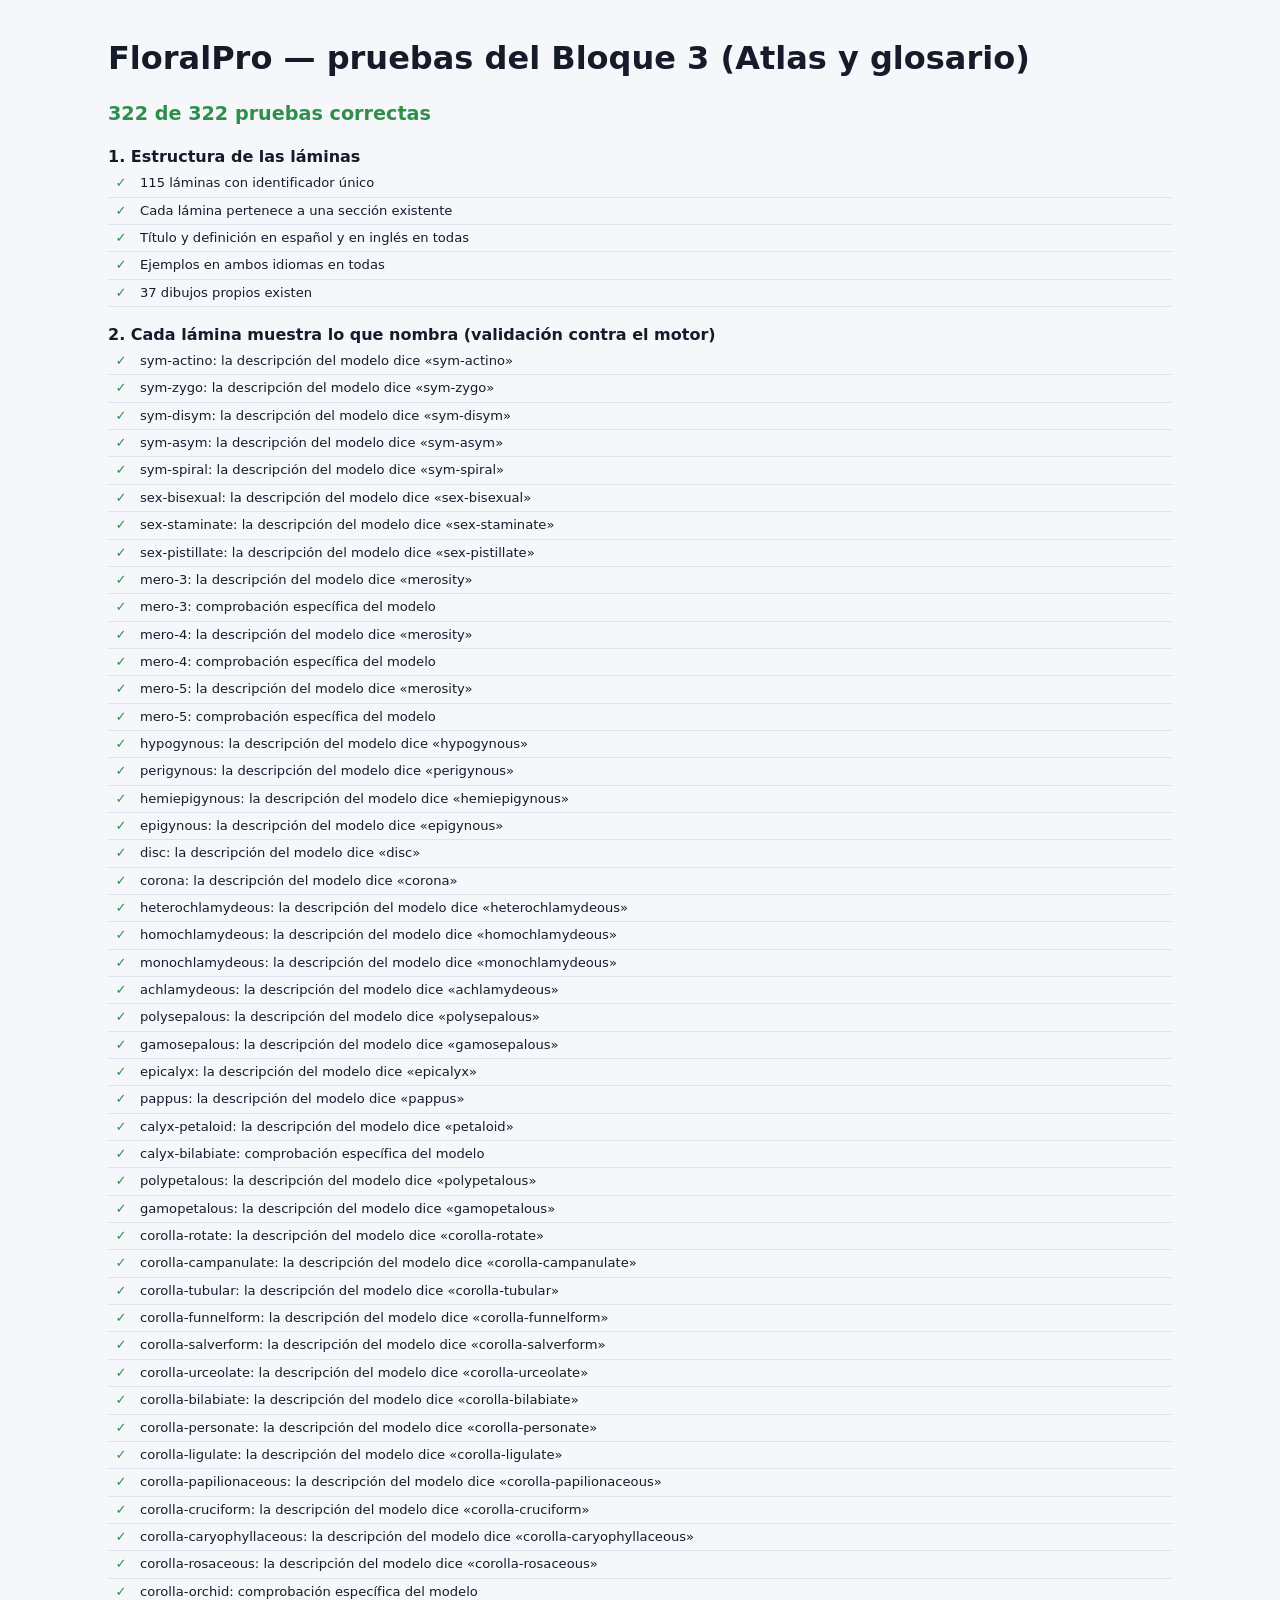
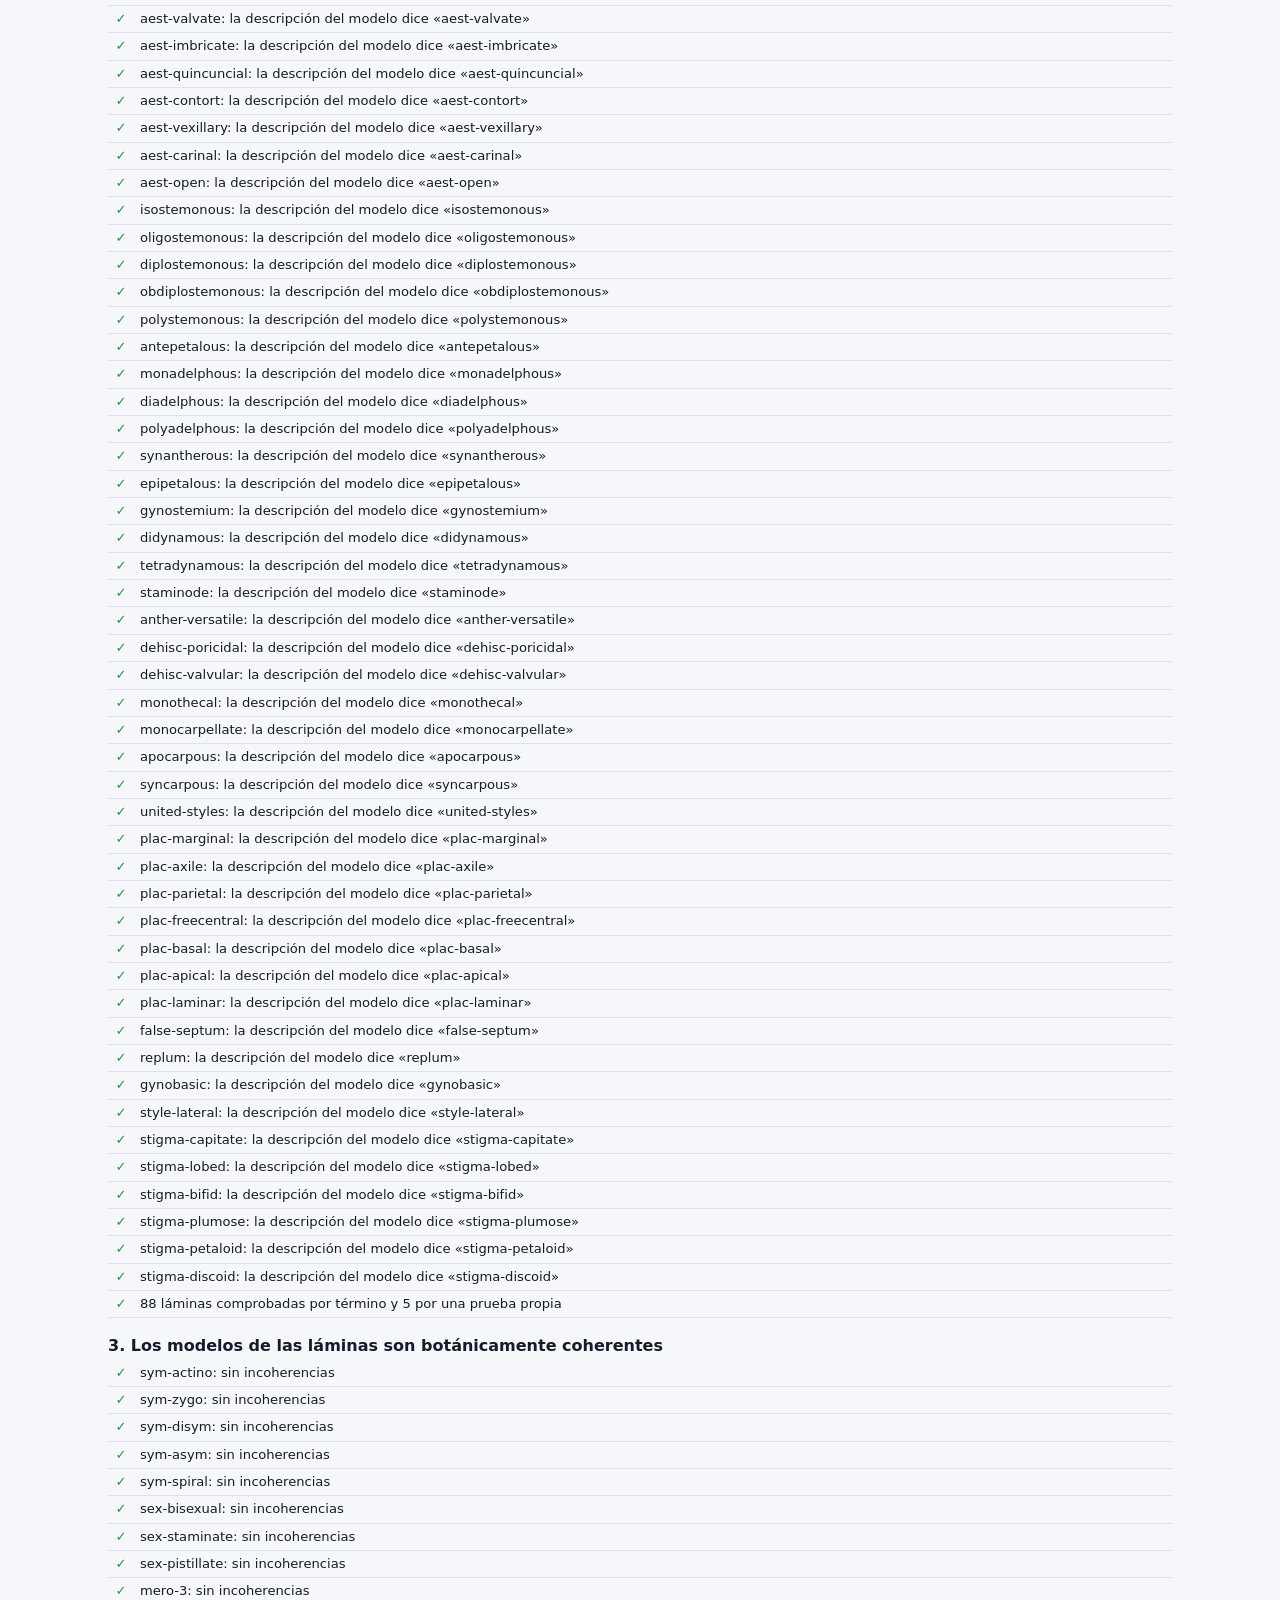
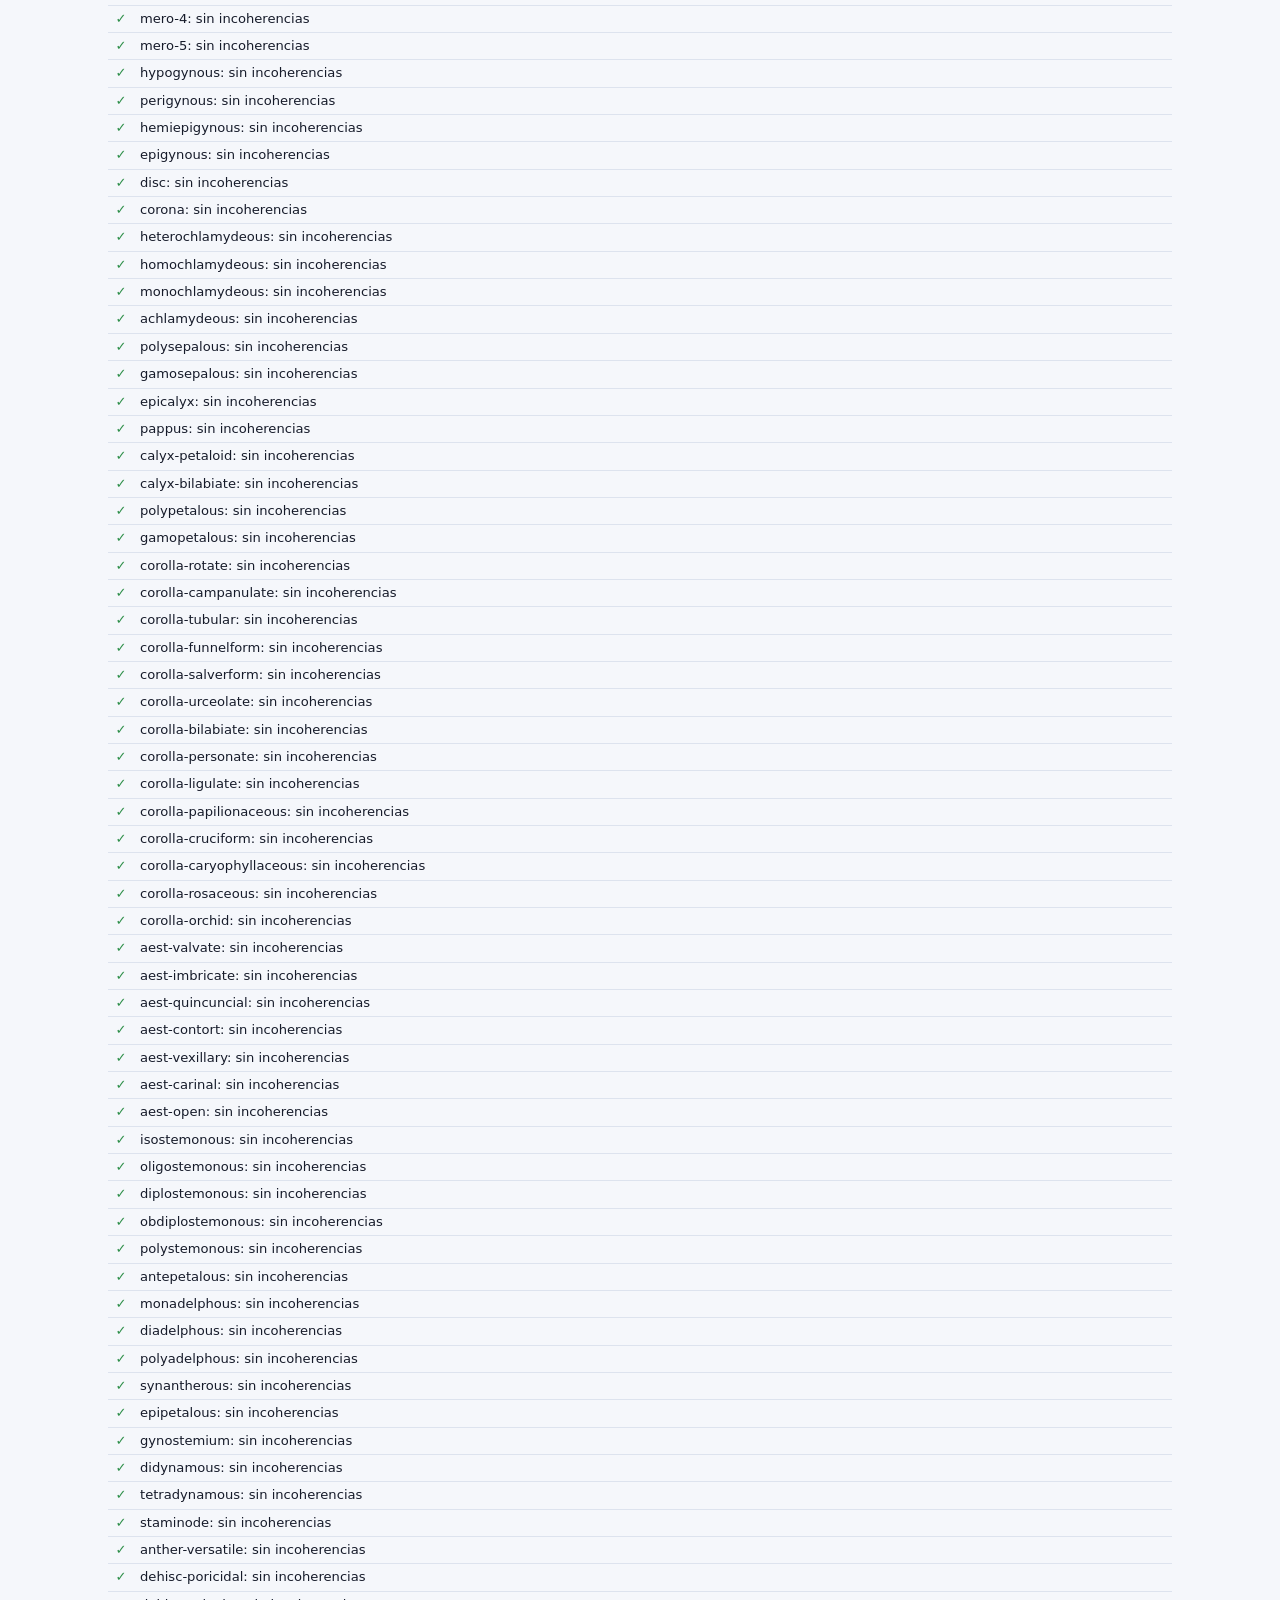
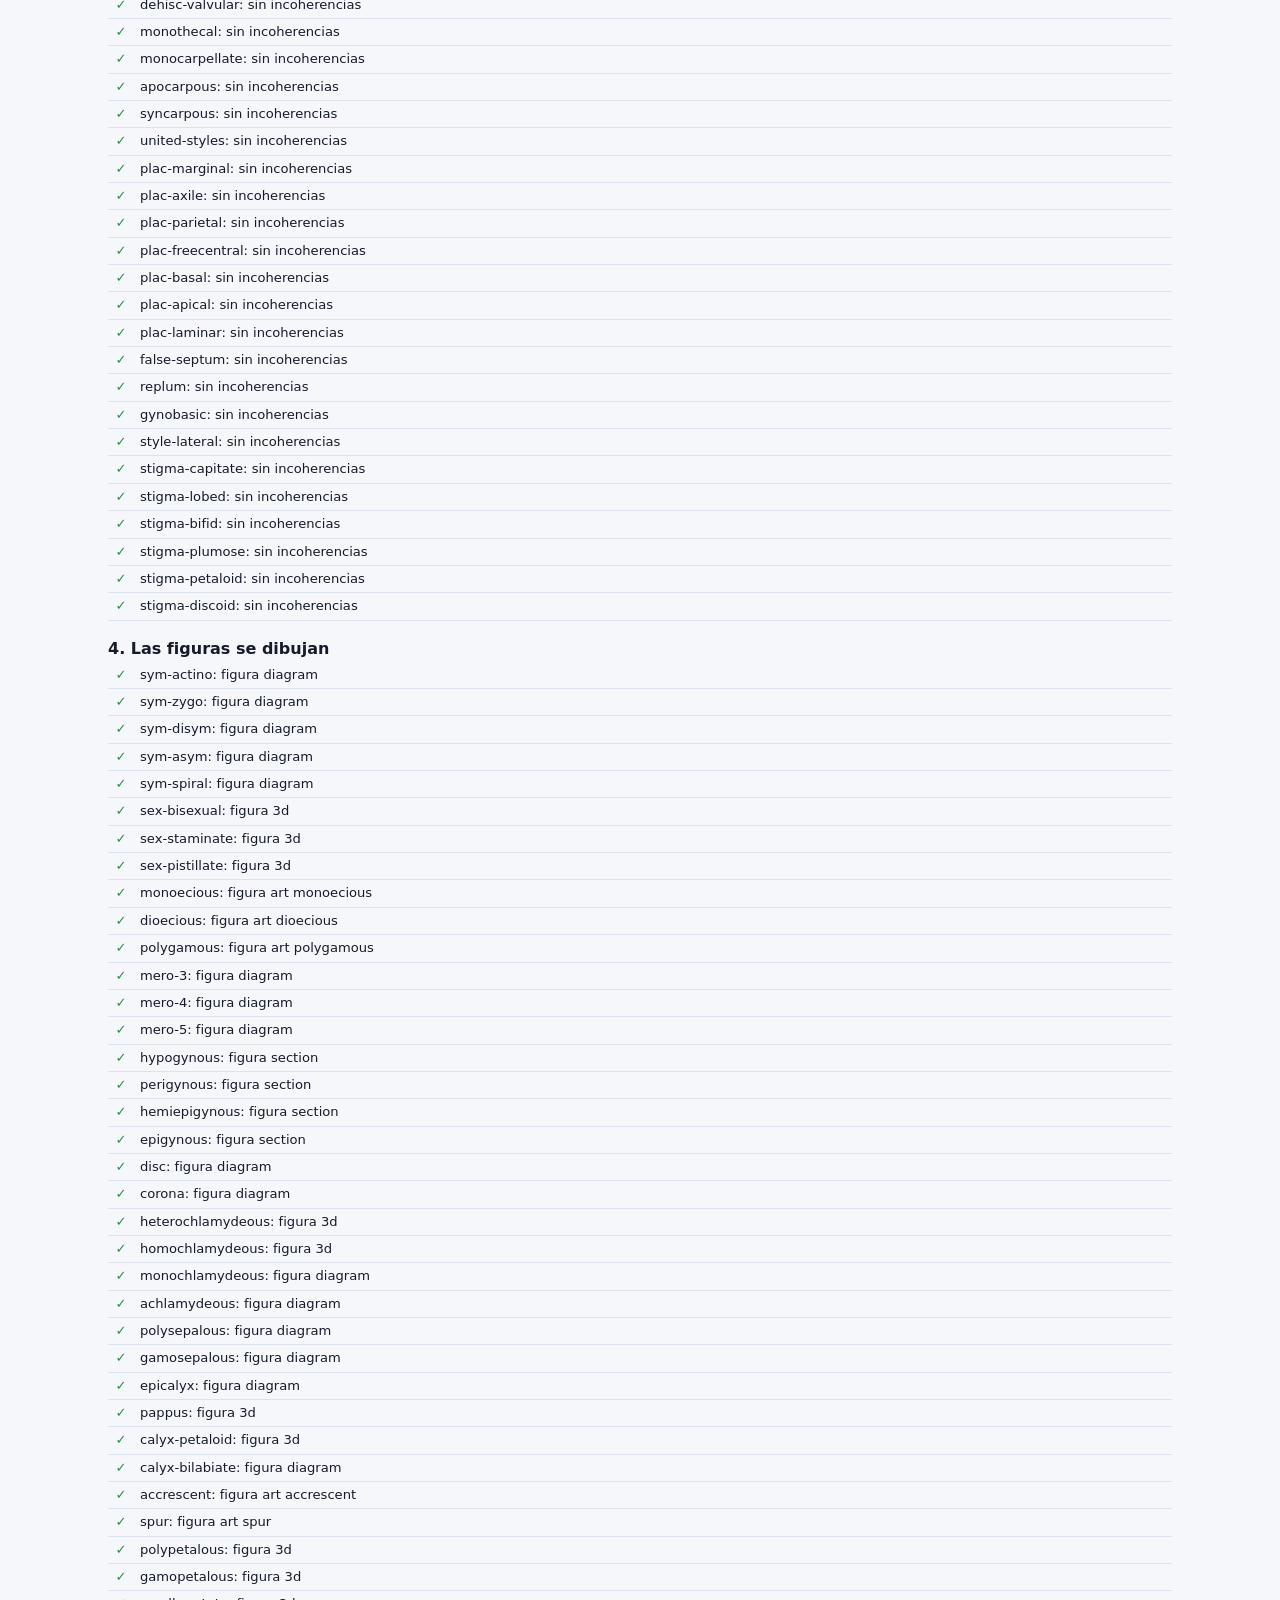
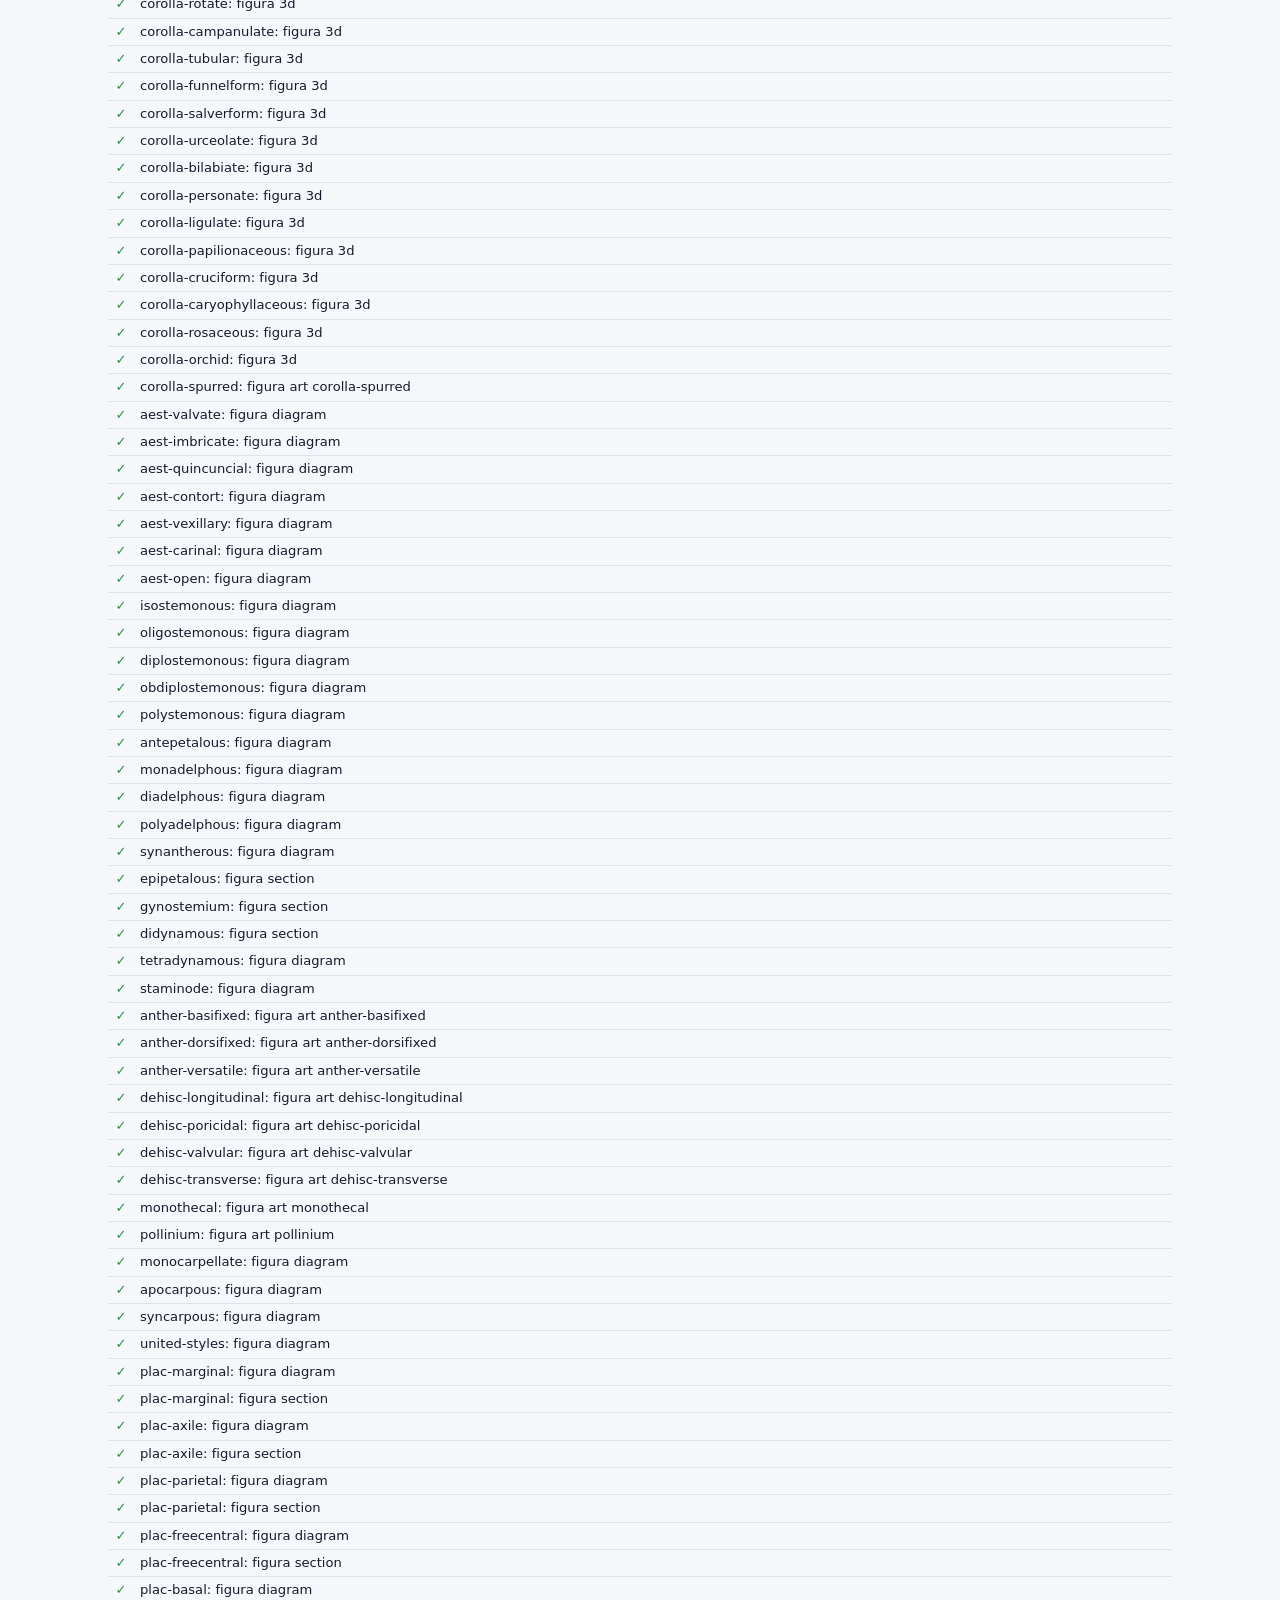
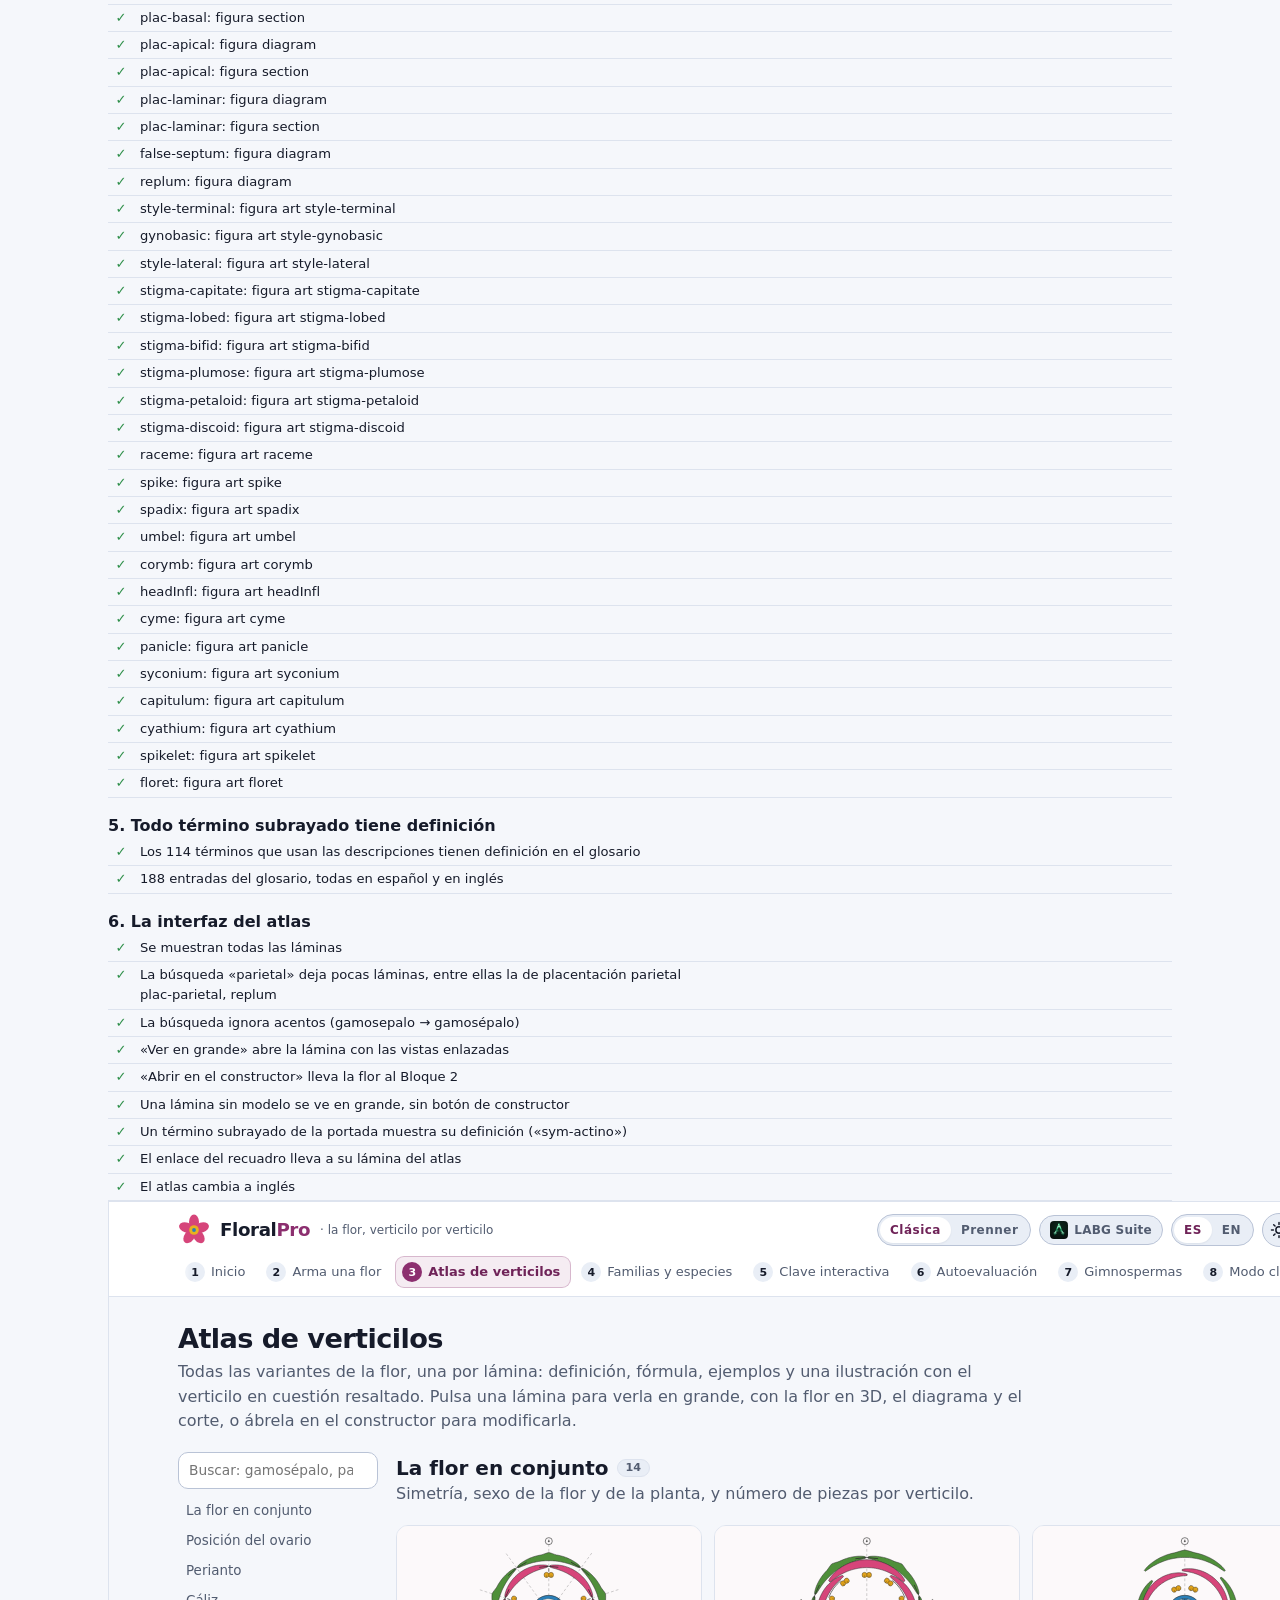
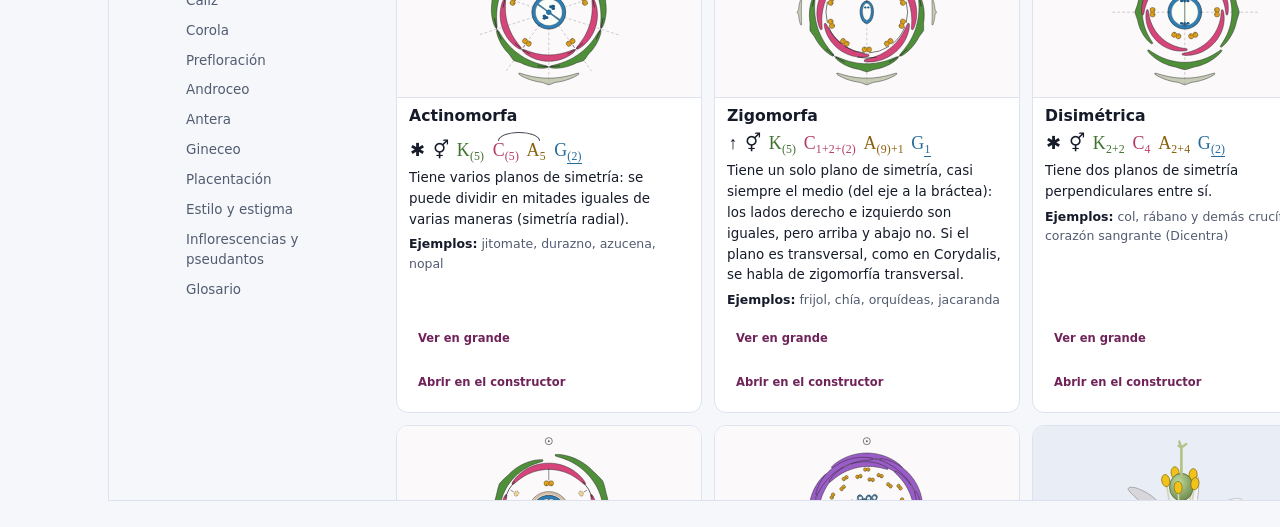
<file: tests/block3.html>
<!DOCTYPE html>
<html lang="es">
<head>
<meta charset="UTF-8">
<title>FloralPro — pruebas del Bloque 3</title>
<link rel="stylesheet" href="../css/labg-base.css">
<link rel="stylesheet" href="../css/style.css">
<style>
  body { padding: 18px; max-width: 1100px; margin: 0 auto; }
  .sum { font-size: 1.2rem; font-weight: 700; margin: 8px 0 14px; }
  .ok { color: var(--success); } .bad { color: var(--danger); }
  table { width: 100%; border-collapse: collapse; font-size: .82rem; }
  td { border-bottom: 1px solid var(--border); padding: 3px 6px; vertical-align: top; }
  td.r { width: 26px; text-align: center; font-weight: 700; }
  h2 { font-size: 1rem; margin: 18px 0 4px; }
  iframe { width: 1300px; height: 900px; border: 1px solid var(--border); }
</style>
</head>
<body>
<h1>FloralPro — pruebas del Bloque 3 (Atlas y glosario)</h1>
<div class="sum" id="sum">…</div>
<div id="out"></div>
<iframe id="app" src="../index.html#b3"></iframe>
<script>
const results = [];
let section = '';
const sec = n => { section = n; };
function ok(c, name, detail) { results.push({ section, pass: !!c, name, detail: detail || '' }); }
function esc(s) { return String(s).replace(/&/g, '&amp;').replace(/</g, '&lt;'); }
document.getElementById('app').addEventListener('load', () => setTimeout(run, 500));

function run() {
  const W = document.getElementById('app').contentWindow, D = W.document;
  const KEEP = ['floralpro:myflowers', 'floralpro:draft', 'floralpro:lang', 'floralpro:conv', 'floralpro:colors'];
  const kept = {}; KEEP.forEach(k => { kept[k] = W.localStorage.getItem(k); });
  try { tests(W, D); } catch (e) { ok(false, 'Error: ' + e.message, esc(e.stack || '')); }
  finally { KEEP.forEach(k => { if (kept[k] == null) W.localStorage.removeItem(k); else W.localStorage.setItem(k, kept[k]); }); }
  report();
}
function terms(FM, m, lang) {
  const html = FM.describe(m, lang).map(x => x.html).join(' ');
  return new Set([...html.matchAll(/data-term="([^"]+)"/g)].map(x => x[1]));
}
function tests(W, D) {
  const { ATLAS, B3, B2, FM, Art, SPECIMENS, Formula } = W;
  const P = ATLAS.PLATES;

  sec('1. Estructura de las láminas');
  const ids = P.map(p => p.id);
  ok(new Set(ids).size === ids.length, `${P.length} láminas con identificador único`);
  const secs = new Set(ATLAS.SECTIONS.map(s => s.id));
  ok(P.every(p => secs.has(p.sec)), 'Cada lámina pertenece a una sección existente');
  const bil = P.filter(p => !(p.t && p.t[0] && p.t[1] && p.d && p.d[0] && p.d[1]));
  ok(!bil.length, 'Título y definición en español y en inglés en todas', bil.map(p => p.id).join(', '));
  const noEx = P.filter(p => !(p.x && p.x[0] && p.x[1]));
  ok(!noEx.length, 'Ejemplos en ambos idiomas en todas', noEx.map(p => p.id).join(', '));
  const arts = P.flatMap(p => (Array.isArray(p.fig) ? p.fig : [p.fig]).filter(f => f.t === 'art').map(f => f.id));
  const missing = arts.filter(a => !Art.has(a));
  ok(!missing.length, `${arts.length} dibujos propios existen`, missing.join(', '));

  sec('2. Cada lámina muestra lo que nombra (validación contra el motor)');
  let nNeed = 0, nCheck = 0;
  P.forEach(p => {
    const m = B3.resolve(p.m);
    if (!m) return;
    const f = FM.normalize(m);
    if (p.need) {
      nNeed++;
      const es = terms(FM, m, 'es'), en = terms(FM, m, 'en');
      ok(es.has(p.need) && en.has(p.need), `${p.id}: la descripción del modelo dice «${p.need}»`, es.has(p.need) ? '' : [...es].join(', '));
    }
    if (p.check) { nCheck++; ok(p.check(f), `${p.id}: comprobación específica del modelo`); }
    if (!p.need && !p.check) ok(false, `${p.id}: tiene modelo pero nada que lo compruebe`);
  });
  ok(nNeed + nCheck > 80, `${nNeed} láminas comprobadas por término y ${nCheck} por una prueba propia`);

  sec('3. Los modelos de las láminas son botánicamente coherentes');
  P.forEach(p => {
    const m = B3.resolve(p.m);
    if (!m) return;
    const w = B2.checks(m).filter(x => x.lvl === 'warn');
    ok(!w.length, `${p.id}: sin incoherencias`, w.map(x => x.es).join('; '));
  });

  sec('4. Las figuras se dibujan');
  P.forEach(p => {
    (Array.isArray(p.fig) ? p.fig : [p.fig]).forEach(f => {
      let s = '';
      try { s = B3.figSVG(p, f); } catch (e) { s = 'ERR ' + e.message; }
      ok(/^<svg/.test(s) && !/NaN|undefined|Infinity/.test(s), `${p.id}: figura ${f.t}${f.id ? ' ' + f.id : ''}`, /^<svg/.test(s) ? '' : esc(s.slice(0, 120)));
    });
  });

  sec('5. Todo término subrayado tiene definición');
  const used = new Set();
  const collect = m => ['es', 'en'].forEach(l => terms(FM, m, l).forEach(t => used.add(t)));
  SPECIMENS.forEach(sp => sp.flowers.forEach(fl => collect(fl.m)));
  P.forEach(p => { const m = B3.resolve(p.m); if (m) collect(m); });
  /* random flowers, as in the engine tests */
  let a = 0x9e3779b9, b = 0x243f6a88, c = 0xb7e15162, d = 7;
  const r = () => { a >>>= 0; b >>>= 0; c >>>= 0; d >>>= 0; let t = (a + b) | 0; a = b ^ (b >>> 9); b = (c + (c << 3)) | 0; c = (c << 21) | (c >>> 11); d = (d + 1) | 0; t = (t + d) | 0; c = (c + t) | 0; return (t >>> 0) / 4294967296; };
  const pick = arr => arr[Math.floor(r() * arr.length)];
  for (let i = 0; i < 600; i++) {
    const m = { sym: pick(['actino', 'zygo', 'zygoT', 'zygoO', 'disym', 'asym', 'spiral']), sex: pick(['bisexual', 'staminate', 'pistillate']), resup: r() < 0.2, hyp: pick(['none', 'cup']), disc: pick([null, 'intra', 'extra']), corona: r() < 0.2 ? { n: 30 } : null,
      look: { corolla: pick([undefined, ...Object.keys(FM.COROLLA)]), anther: pick([undefined, 'basifixed', 'dorsifixed', 'versatile']), dehisc: pick([undefined, 'poricidal', 'valvular', 'transverse']), thecae: pick([undefined, 1]), pollinia: r() < 0.2, synanther: r() < 0.2, pappus: r() < 0.2, dyn: pick([undefined, 'didynamous', 'tetradynamous']), stigma: pick([undefined, 'capitate', 'lobed', 'bifid', 'plumose', 'petaloid', 'discoid', 'punctiform']) } };
    const pt = pick(['h', 'p', 'm', 'n']);
    if (pt === 'h') { m.K = { w: [{ n: pick([4, 5]), connate: r() < 0.5 }], aest: pick([undefined, ...Object.keys(FM.W.aest.es)]), like: r() < 0.2 ? 'C' : null }; m.C = { w: [{ n: 5, connate: r() < 0.5 }], aest: pick([undefined, ...Object.keys(FM.W.aest.es)]) }; }
    if (pt === 'p') m.P = { w: [3, 3], connate: r() < 0.3, like: pick(['C', 'K']) };
    if (pt === 'm') m.P = { w: [5], like: 'K' };
    if (r() < 0.2) m.E = { w: [3] };
    m.A = { w: pick([[5], [5, 5], [{ n: 5, opp: true }], [{ n: 5, opp: true }, 5], [{ n: '∞', connate: true }], [{ n: 3, fasc: { g: 3, per: '∞' } }], [{ parts: [{ n: 4 }, { n: 1, state: 'sterile' }] }], [2], [{ n: 7 }]]) };
    m.G = { w: [{ n: pick([1, 2, 3, 5, '∞']), connate: pick([true, false, 'apical']) }], pos: pick(['superior', 'half', 'inferior']), plac: pick(Object.keys(FM.W.plac.es)), style: pick(['terminal', 'gynobasic', 'lateral']), replum: r() < 0.2, falseSepta: r() < 0.2, loc: r() < 0.3 ? 4 : undefined };
    m.adn = pick([[], [['C', 'A']], [['P', 'A']], [['A', 'G']]]);
    collect(m);
  }
  const orphan = [...used].filter(t => !B3.lookup(t));
  ok(!orphan.length, `Los ${used.size} términos que usan las descripciones tienen definición en el glosario`, orphan.join(', '));
  const gl = B3.glossaryEntries();
  const badGl = gl.filter(e => !(e.t[0] && e.t[1] && e.d[0] && e.d[1]));
  ok(!badGl.length, `${gl.length} entradas del glosario, todas en español y en inglés`, badGl.map(e => e.key).join(', '));

  sec('6. La interfaz del atlas');
  const q = s => D.querySelector(s);
  ok(D.querySelectorAll('#b3Main .at-card').length === P.length, 'Se muestran todas las láminas');
  const s = q('#b3Search');
  s.value = 'parietal'; s.dispatchEvent(new W.Event('input'));
  const vis = [...D.querySelectorAll('#b3Main .at-card')].filter(c => c.style.display !== 'none').map(c => c.dataset.id);
  ok(vis.includes('plac-parietal') && vis.length < 10, 'La búsqueda «parietal» deja pocas láminas, entre ellas la de placentación parietal', vis.join(', '));
  s.value = 'gamosepalo'; s.dispatchEvent(new W.Event('input'));
  ok([...D.querySelectorAll('#b3Main .at-card')].some(c => c.style.display !== 'none' && c.dataset.id === 'gamosepalous'), 'La búsqueda ignora acentos (gamosepalo → gamosépalo)');
  s.value = ''; s.dispatchEvent(new W.Event('input'));
  B3.openPlate('plac-axile');
  ok(q('#b3Dlg').open && q('#b3DlgViews .v-diagram svg') && /axilar/i.test(q('#b3DlgViews .v-desc').textContent), '«Ver en grande» abre la lámina con las vistas enlazadas');
  q('#b3DlgBuild').click();
  ok(!q('#b3Dlg').open && q('#panel-2').classList.contains('active') && W.FM.normalize(B2.S.m).G.plac === 'axile', '«Abrir en el constructor» lleva la flor al Bloque 2');
  B3.openPlate('cyathium');
  ok(q('#b3DlgArt svg') && q('#b3DlgBuild').style.display === 'none', 'Una lámina sin modelo se ve en grande, sin botón de constructor');
  q('#b3Dlg').close();
  W.goStep(1);
  const dfn = D.querySelector('#trioViews .v-desc dfn[data-term]');
  dfn.dispatchEvent(new W.MouseEvent('click', { bubbles: true }));
  const pop = q('.gl-pop');
  ok(pop && pop.classList.contains('on') && pop.textContent.length > 20, `Un término subrayado de la portada muestra su definición («${dfn.dataset.term}»)`);
  const link = pop.querySelector('[data-plate]');
  if (link) { link.click(); ok(q('#panel-3').classList.contains('active'), 'El enlace del recuadro lleva a su lámina del atlas'); }
  W.I18N.set('en');
  ok(/Whorl atlas/.test(q('#panel-3 .blk-title').textContent) && /Glossary/.test(q('#at-glossary h3').textContent), 'El atlas cambia a inglés');
  W.I18N.set('es');
}
function report() {
  const bad = results.filter(r => !r.pass);
  document.getElementById('sum').innerHTML = `<span class="${bad.length ? 'bad' : 'ok'}">${results.length - bad.length} de ${results.length} pruebas correctas</span>`;
  let html = '', cur = '';
  for (const r of results) {
    if (r.section !== cur) { if (cur) html += '</table>'; cur = r.section; html += `<h2>${esc(cur)}</h2><table>`; }
    html += `<tr><td class="r ${r.pass ? 'ok' : 'bad'}">${r.pass ? '✓' : '✗'}</td><td>${esc(r.name)}${r.detail ? '<br>' + r.detail : ''}</td></tr>`;
  }
  document.getElementById('out').innerHTML = html + '</table>';
  document.title = `${results.length - bad.length}/${results.length} — pruebas Bloque 3`;
}
</script>
</body>
</html>
</file>
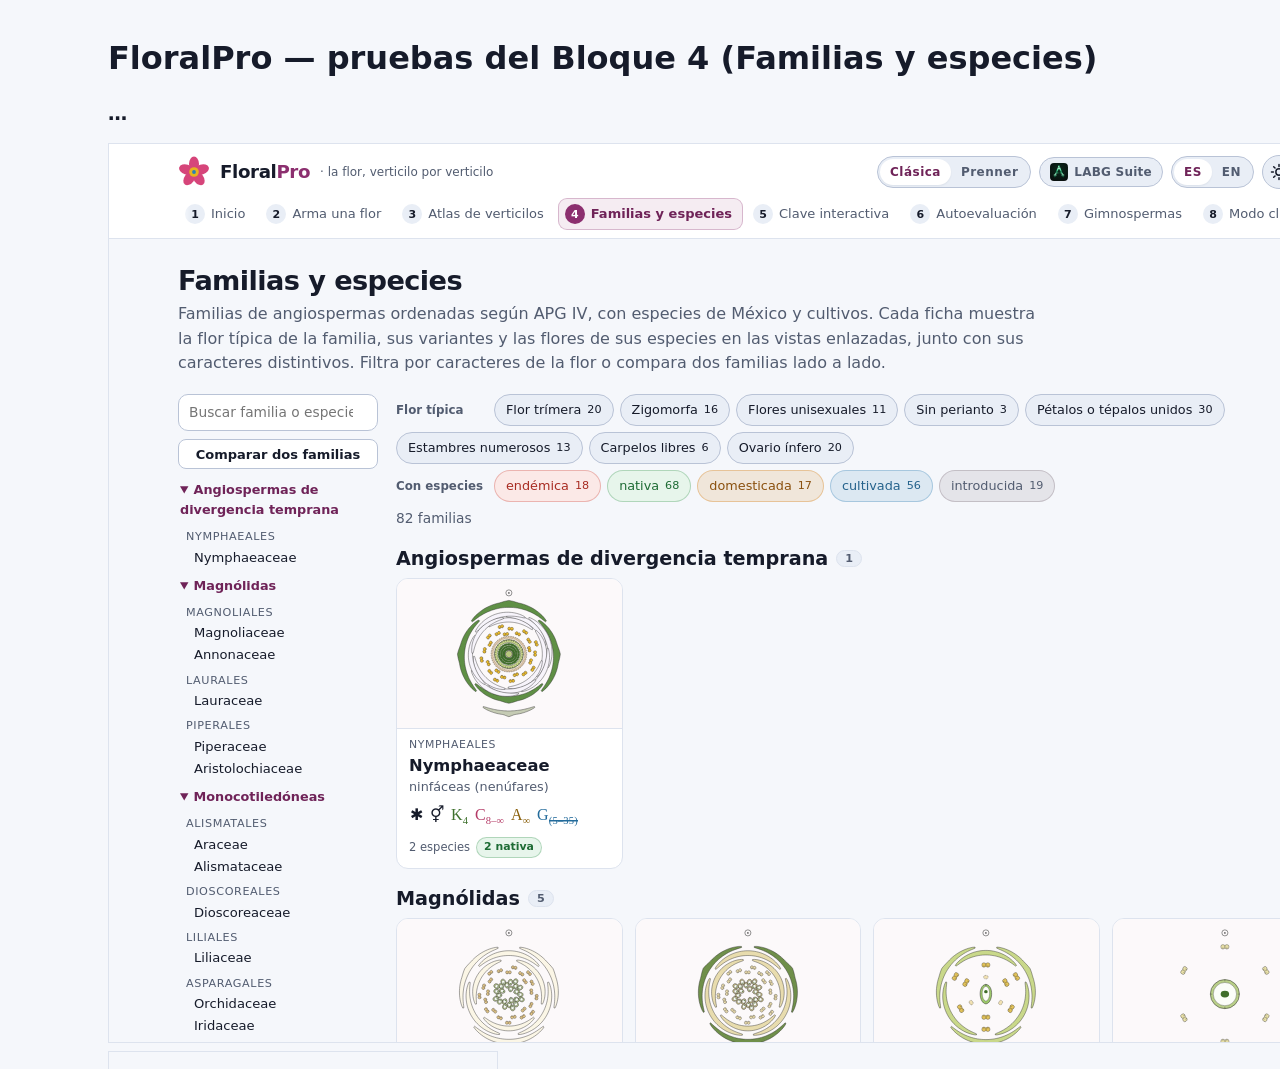
<file: tests/block4.html>
<!DOCTYPE html>
<html lang="es">
<head>
<meta charset="UTF-8">
<title>FloralPro — pruebas del Bloque 4</title>
<link rel="stylesheet" href="../css/labg-base.css">
<link rel="stylesheet" href="../css/style.css">
<style>
  body { padding: 18px; max-width: 1100px; margin: 0 auto; }
  .sum { font-size: 1.2rem; font-weight: 700; margin: 8px 0 14px; }
  .ok { color: var(--success); } .bad { color: var(--danger); }
  table { width: 100%; border-collapse: collapse; font-size: .82rem; }
  td { border-bottom: 1px solid var(--border); padding: 3px 6px; vertical-align: top; }
  td.r { width: 26px; text-align: center; font-weight: 700; }
  h2 { font-size: 1rem; margin: 18px 0 4px; }
  iframe { width: 1300px; height: 900px; border: 1px solid var(--border); }
  .note { font-size: .8rem; color: var(--muted); }
</style>
</head>
<body>
<h1>FloralPro — pruebas del Bloque 4 (Familias y especies)</h1>
<div class="sum" id="sum">…</div>
<div id="out"></div>
<iframe id="app" src="../index.html#b4"></iframe>
<script>
const results = [];
let section = '';
const sec = n => { section = n; };
function ok(c, name, detail) { results.push({ section, pass: !!c, name, detail: detail || '' }); }
function info(name, detail) { results.push({ section, pass: true, info: true, name, detail: detail || '' }); }
function esc(s) { return String(s).replace(/&/g, '&amp;').replace(/</g, '&lt;'); }
document.getElementById('app').addEventListener('load', () => setTimeout(run, 700));

async function run() {
  const W = document.getElementById('app').contentWindow, D = W.document;
  const KEEP = ['floralpro:myflowers', 'floralpro:draft', 'floralpro:lang', 'floralpro:conv', 'floralpro:colors', 'floralpro:b4'];
  const kept = {}; KEEP.forEach(k => { kept[k] = W.localStorage.getItem(k); });
  try { dataTests(W); if (W.B4) await uiTests(W, D); } catch (e) { ok(false, 'Error: ' + e.message, esc(e.stack || '')); }
  finally { KEEP.forEach(k => { if (kept[k] == null) W.localStorage.removeItem(k); else W.localStorage.setItem(k, kept[k]); }); }
  report();
}
const wait = ms => new Promise(r => setTimeout(r, ms));
const bil = o => o && typeof o.es === 'string' && o.es.trim() && typeof o.en === 'string' && o.en.trim();
const bilList = o => o && Array.isArray(o.es) && Array.isArray(o.en) && o.es.length && o.es.length === o.en.length && o.es.every(s => s.trim()) && o.en.every(s => s.trim());

function dataTests(W) {
  const { FAMILIES, APG, Fam, FM, Formula, Diagram, Section, Flower3D, B2, B3 } = W;
  const PO = { sex: true, bracts: true, ovules: true };

  sec('1. Estructura del catálogo');
  const ids = FAMILIES.map(f => f.id);
  ok(new Set(ids).size === ids.length, `${FAMILIES.length} familias con identificador único`);
  ok(new Set(FAMILIES.map(f => f.name)).size === FAMILIES.length, 'Sin nombres de familia repetidos');
  const badName = FAMILIES.filter(f => !/^[A-Z][a-z]+aceae$/.test(f.name));
  ok(!badName.length, 'Todos los nombres terminan en -aceae', badName.map(f => f.name).join(', '));
  const badOrder = FAMILIES.filter(f => !Fam.orderOf(f));
  ok(!badOrder.length, 'Cada familia pertenece a un orden del árbol APG IV', badOrder.map(f => f.name + ' (' + f.order + ')').join(', '));
  const badOrdName = APG.orders.filter(o => !/ales$/.test(o[0]) || !APG.clades.some(c => c.id === o[1]));
  ok(!badOrdName.length, 'Cada orden termina en -ales y cuelga de un clado existente', badOrdName.map(o => o[0]).join(', '));
  const emptyOrd = APG.orders.filter(o => !FAMILIES.some(f => f.order === o[0]));
  ok(!emptyOrd.length, 'Ningún orden del árbol queda vacío', emptyOrd.map(o => o[0]).join(', '));
  const noBil = FAMILIES.filter(f => !(f.es && f.en && bilList(f.chars) && bil(f.fruit) && bil(f.mx)));
  ok(!noBil.length, 'Nombre común, caracteres, fruto e importancia en México en ambos idiomas', noBil.map(f => f.name).join(', '));
  const fewChars = FAMILIES.filter(f => f.chars.es.length < 3);
  ok(!fewChars.length, 'Al menos tres caracteres distintivos por familia', fewChars.map(f => f.name).join(', '));

  const SP = FAMILIES.flatMap(f => f.species.map(s => ({ f, s })));
  const stOK = new Set(Object.keys(Fam.ST));
  const badSt = SP.filter(x => !stOK.has(x.s.st));
  ok(!badSt.length, `${SP.length} especies con estatus válido en México`, badSt.map(x => x.s.sci + ': ' + x.s.st).join(', '));
  const badSp = SP.filter(x => !(x.s.sci && x.s.es && x.s.en && bil(x.s.note)));
  ok(!badSp.length, 'Cada especie tiene nombre científico, nombres comunes y nota en ambos idiomas', badSp.map(x => x.s.sci).join(', '));
  const sciRe = /^[A-Z][a-z]+( × [a-z-]+| [a-z-]+( (subsp|var)\. [a-z-]+)?| × [a-z]+)?$/;
  const badSci = SP.filter(x => !sciRe.test(x.s.sci));
  ok(!badSci.length, 'Los nombres científicos tienen la forma Género especie', badSci.map(x => x.s.sci).join(', '));
  const dupSci = SP.map(x => x.s.sci).filter((s, i, a) => a.indexOf(s) !== i);
  ok(!dupSci.length, 'Ninguna especie se repite', dupSci.join(', '));
  const fewSp = FAMILIES.filter(f => !f.species.length);
  ok(!fewSp.length, 'Cada familia tiene al menos una especie', fewSp.map(f => f.name).join(', '));
  const labels = FAMILIES.flatMap(f => [...(Array.isArray(f.typical) ? f.typical : []), ...(f.variants || []), ...f.species.flatMap(s => s.flowers || [])]);
  const badLab = labels.filter(x => x.label && !bil(x.label));
  ok(!badLab.length, 'Etiquetas de flores en ambos idiomas', badLab.length + ' sin traducir');
  const multi = FAMILIES.filter(f => Array.isArray(f.typical) && f.typical.some(x => !x.label));
  ok(!multi.length, 'Cuando la flor típica son varias (♂ y ♀), cada una lleva etiqueta', multi.map(f => f.name).join(', '));

  sec('2. Cada flor del catálogo se resuelve y es coherente');
  const ALL = [];
  let unresolved = [];
  FAMILIES.forEach(f => {
    let list;
    try { list = Fam.allFlowers(f); } catch (e) { unresolved.push(f.name + ': ' + e.message); return; }
    list.forEach(x => {
      const who = f.name + ' · ' + (x.kind === 'species' ? x.sp.sci : x.kind + ' ' + x.i) + (x.label ? ' (' + x.label.es + ')' : '');
      if (!x.m) unresolved.push(who); else ALL.push({ f, x, who });
    });
  });
  ok(!unresolved.length, `${ALL.length} flores (típicas, variantes y de especie) se resuelven`, unresolved.join('<br>'));
  const warn = [], infos = [];
  ALL.forEach(a => {
    const c = B2.checks(a.x.m);
    c.filter(z => z.lvl === 'warn').forEach(z => warn.push(a.who + ': ' + z.es));
    c.filter(z => z.lvl !== 'warn').forEach(z => infos.push(a.who + ': ' + z.es));
  });
  ok(!warn.length, 'Ninguna flor tiene incoherencias (las revisiones del constructor)', warn.join('<br>'));
  if (infos.length) info(`${infos.length} observaciones menores del constructor (no son errores)`, infos.join('<br>'));
  const sexBad = ALL.filter(a => {
    const lab = a.x.label ? a.x.label.es.toLowerCase() : '';
    const sx = FM.normalize(a.x.m).sex;
    return (/estaminad|masculin/.test(lab) && sx !== 'staminate') || (/pistilad|femenin/.test(lab) && sx !== 'pistillate');
  });
  ok(!sexBad.length, 'Las flores rotuladas como estaminadas o pistiladas lo son en el modelo', sexBad.map(a => a.who).join('<br>'));
  const parts = ALL.filter(a => { const f = FM.normalize(a.x.m); return !['K', 'C', 'P', 'A', 'G'].some(k => f[k]); });
  ok(!parts.length, 'Toda flor tiene al menos un verticilo', parts.map(a => a.who).join(', '));

  sec('3. Cada flor se dibuja y su fórmula se lee de vuelta');
  const drawBad = [], rtBad = [], glBad = new Set();
  ALL.forEach(a => {
    try {
      const f = FM.normalize(a.x.m);
      const outs = [Formula.html(f, 'classic'), Formula.html(f, 'prenner', PO), Diagram.svg(f, { colors: 'natural' }), Diagram.svg(f, { colors: 'whorl' }), Section.svg(f), FM.describe(f, 'es').map(z => z.html).join(' '), FM.describe(f, 'en').map(z => z.html).join(' ')];
      const sc = Flower3D.build(f, { explode: 0.6 });
      const finite = sc.prims.every(p => (p.pts || [p.c]).every(q => q.every(Number.isFinite)));
      if (outs.some(o => /NaN|undefined|Infinity/.test(o)) || !finite) drawBad.push(a.who);
      for (const conv of ['classic', 'prenner']) {
        const o = conv === 'prenner' ? PO : {};
        const t1 = Formula.text(f, conv, o), r = Formula.parse(t1), t2 = Formula.text(r.model, conv, o);
        if (t1 !== t2 || r.warnings.length) rtBad.push(`${a.who} [${conv}]: ${esc(t1)} → ${esc(t2)} ${r.warnings.join('; ')}`);
      }
      const html = outs[5] + ' ' + outs[6];
      [...html.matchAll(/data-term="([^"]+)"/g)].forEach(m => { if (!B3.lookup(m[1])) glBad.add(m[1] + ' (' + a.f.name + ')'); });
    } catch (e) { drawBad.push(a.who + ': ' + e.message); }
  });
  ok(!drawBad.length, 'Fórmulas, diagrama, corte, flor 3D y descripción sin errores ni números inválidos', drawBad.join('<br>'));
  ok(!rtBad.length, 'Las fórmulas (clásica y de Prenner) se leen y se reescriben igual', rtBad.join('<br>'));
  ok(!glBad.size, 'Cada término de las descripciones está en el glosario', [...glBad].join(', '));
}

async function uiTests(W, D) {
  const { FAMILIES, Fam, FM, Formula, B4, B2, I18N } = W;
  const $ = s => D.querySelector(s), $$ = s => [...D.querySelectorAll(s)];
  const vis = n => n && n.style.display !== 'none' && W.getComputedStyle(n).display !== 'none';
  const shownCards = () => $$('#b4Grid .fm-card').filter(c => c.style.display !== 'none').map(c => c.dataset.id);
  const click = n => n.dispatchEvent(new W.MouseEvent('click', { bubbles: true }));
  if (W.state.conv !== 'classic') W.setConv('classic');
  if (I18N.lang !== 'es') I18N.set('es');

  sec('4. Catálogo');
  W.goStep(4);
  B4.toList();
  const step = $('.step-btn[data-step="4"]');
  ok(step && !step.querySelector('.soon'), 'El bloque 4 ya no dice «pronto» en la barra de pasos');
  ok($('#panel-4').classList.contains('active') && vis($('#b4List')), 'El panel 4 abre en el catálogo');
  ok($$('#b4Grid .fm-card').length === FAMILIES.length, `Una tarjeta por familia (${FAMILIES.length})`);
  const grouped = FAMILIES.filter(f => !B4.groupOf(f));
  ok(!grouped.length && $$('#b4Grid .fm-sec').length === B4.GROUPS.length, `Las familias quedan en los ${B4.GROUPS.length} grandes grupos de APG IV`, grouped.map(f => f.name).join(', '));
  ok($$('#b4Tree .tr-f').length === FAMILIES.length, 'El árbol lateral enlaza a todas las familias');
  const orderSeq = FAMILIES.map(f => W.APG.orders.findIndex(o => o[0] === f.order));
  ok(orderSeq.every((v, i) => i === 0 || v >= orderSeq[i - 1]), 'Las familias siguen el orden de APG IV (orden por orden)');
  await wait(300);
  ok($$('#b4Grid .fm-fig[data-done]').length > 0, 'Los diagramas de las tarjetas visibles se dibujan');
  const two = $$('#b4Grid .fm-card').filter(c => { const f = Fam.byId(c.dataset.id); return Array.isArray(f.typical); });
  ok(two.every(c => c.querySelector('.fm-fig').classList.contains('two') && c.querySelectorAll('.fm-form > div').length === 2), `Las ${two.length} familias de flores unisexuales muestran la flor ♂ y la ♀`);

  sec('5. Filtros y búsqueda');
  for (const t of B4.TRAITS) {
    click($(`#b4Filters [data-flt="tr:${t.id}"]`));
    const exp = FAMILIES.filter(f => B4.hasTrait(f, t)).map(f => f.id);
    const got = shownCards();
    ok(got.length === exp.length && exp.every(id => got.includes(id)), `Filtro «${t.es}»: ${got.length} familias, las que el motor reconoce`, got.length !== exp.length ? `esperaba ${exp.length}` : '');
    click($(`#b4Filters [data-flt="tr:${t.id}"]`));
  }
  const inf = shownCards;
  click($('#b4Filters [data-flt="tr:inferior"]'));
  const infIds = inf();
  ok(infIds.includes('orchidaceae') && infIds.includes('asteraceae') && !infIds.includes('liliaceae'), 'Ovario ínfero: incluye orquídeas y compuestas, no liliáceas');
  click($('#b4Filters [data-flt="st:end"]'));
  const both = inf();
  ok(both.length && both.every(id => { const f = Fam.byId(id); return f.species.some(s => s.st === 'end') && B4.hasTrait(f, B4.TRAITS.find(t => t.id === 'inferior')); }), `Dos filtros a la vez se combinan (ovario ínfero y especies endémicas: ${both.length})`);
  ok(vis($('#b4Clear')), 'Aparece «Quitar filtros»');
  click($('#b4Clear'));
  ok(shownCards().length === FAMILIES.length && !B4.S.filters.size, '«Quitar filtros» devuelve las 82 familias');
  const search = q => { $('#b4Search').value = q; $('#b4Search').dispatchEvent(new W.Event('input', { bubbles: true })); return shownCards(); };
  let r = search('maiz');
  ok(r.length === 1 && r[0] === 'poaceae' && /Zea mays/.test($('#fc-poaceae .fm-match').textContent), 'Buscar «maiz» (sin acento) encuentra Poaceae y dice qué especie coincide');
  r = search('Salvia');
  ok(r.includes('lamiaceae'), 'Buscar «Salvia» encuentra Lamiaceae');
  r = search('Asparagales');
  ok(r.length === 4 && r.every(id => Fam.byId(id).order === 'Asparagales'), 'Buscar un orden muestra sus familias (Asparagales: 4)');
  r = search('xyzw');
  ok(!r.length && vis($('#b4Empty')), 'Una búsqueda sin resultados lo avisa');
  search('');
  ok(shownCards().length === FAMILIES.length, 'Al borrar la búsqueda vuelven todas');

  sec('6. Ficha de familia');
  click($('#fc-fabaceae'));
  const fab = Fam.byId('fabaceae'), fabFl = Fam.allFlowers(fab);
  ok(B4.S.mode === 'sheet' && vis($('#b4Sheet')) && !vis($('#b4List')), 'Clic en una tarjeta abre su ficha');
  ok(/#b4&f=fabaceae$/.test(W.location.hash), 'La dirección guarda la ficha abierta (#b4&f=fabaceae)', W.location.hash);
  ok($$('#b4Fl .chip').length === fabFl.length, `Un botón por flor: típica, variantes y especies (${fabFl.length})`);
  ok($('#b4Views svg.fdiagram') && $('#b4Views .v-3d svg') && $('#b4Views svg.fsection'), 'La ficha muestra la flor en 3D, el diagrama y el corte');
  const vtxt = () => $('#b4Views .v-ftxt').textContent;
  ok(vtxt() === Formula.text(fabFl[0].m, 'classic', { bracts: true, ovules: true }), 'La fórmula de la ficha es la de la flor típica');
  const kMim = fabFl.findIndex(x => x.kind === 'variant');
  click($(`#b4Fl .chip[data-fi="${kMim}"]`));
  ok(vtxt() === Formula.text(fabFl[kMim].m, 'classic', { bracts: true, ovules: true }) && /✱/.test(vtxt()), 'Elegir la variante mimosoide cambia las vistas a una flor actinomorfa');
  const spBtns = $$('#b4SheetBody .sp-row [data-fi]');
  ok(spBtns.length === fab.species.filter(s => s.m || s.flowers).length, 'Solo las especies con flor propia tienen «Ver su flor»');
  click(spBtns[2]);
  const kx = +spBtns[2].dataset.fi;
  ok(vtxt() === Formula.text(fabFl[kx].m, 'classic', { bracts: true, ovules: true }) && $$('#b4SheetBody .sp-row.on').length === 1, '«Ver su flor» muestra la flor de esa especie y marca su renglón');
  ok($$('#b4SheetBody .fs-chars li').length === fab.chars.es.length, 'Caracteres distintivos completos');
  ok($$('#b4SheetBody .sp-row').length === fab.species.length, `Todas las especies (${fab.species.length}) con su estatus`);
  click($('#b4SheetHead [data-go]:last-child'));
  const iF = FAMILIES.indexOf(fab);
  ok(B4.S.fam === FAMILIES[iF + 1], `«Siguiente» abre ${FAMILIES[iF + 1].name}`);
  D.dispatchEvent(new W.KeyboardEvent('keydown', { key: 'ArrowLeft', bubbles: true }));
  ok(B4.S.fam === fab, 'La flecha ← del teclado regresa a Fabaceae');
  B4.openFamily('asteraceae');
  const ast = Fam.allFlowers(Fam.byId('asteraceae'));
  const kT = ast.findIndex(x => x.kind === 'species' && x.sp.sci === 'Tagetes erecta' && x.label && /radio/.test(x.label.es));
  click($(`#b4Fl .chip[data-fi="${kT}"]`));
  ok(/♀/.test(vtxt()) && B2.checks(ast[kT].m).every(c => c.lvl !== 'warn'), 'Flor del radio del cempasúchil: pistilada y coherente');

  sec('7. Del catálogo al constructor');
  B4.openFamily('solanaceae');
  const sol = Fam.allFlowers(Fam.byId('solanaceae'));
  const kC = sol.findIndex(x => x.kind === 'species' && x.sp.sci === 'Datura stramonium');
  click($(`#b4Fl .chip[data-fi="${kC}"]`));
  click($('#b4SheetHead [data-act="build"]'));
  ok($('#panel-2').classList.contains('active'), '«Abrir esta flor en el constructor» lleva al bloque 2');
  ok(Formula.text(B2.S.m, 'prenner', { ovules: true }) === Formula.text(sol[kC].m, 'prenner', { ovules: true }) && /Datura/.test(B2.S.name), 'El constructor recibe la misma flor (toloache) con su nombre', B2.S.name);
  W.goStep(4);
  ok(B4.S.mode === 'sheet' && B4.S.fam.id === 'solanaceae' && /f=solanaceae/.test(W.location.hash), 'Al volver al bloque 4 sigue abierta la ficha');
  B4.toList();
  ok(B4.S.mode === 'list' && W.location.hash === '#b4', '«Todas las familias» regresa al catálogo');

  sec('8. Comparador');
  B4.openCmp('liliaceae', 'amaryllidaceae');
  const rowsDiff = () => $$('#b4Cmp .cmp-table tbody tr.diff th').map(t => t.textContent.trim());
  ok(vis($('#b4Cmp')) && $$('#b4Cmp .cmp-table tbody tr').length === 12, 'El comparador muestra dos columnas y 12 caracteres');
  let d = rowsDiff();
  ok(d.some(t => /Ovario/.test(t)) && d.some(t => /Orden/.test(t)) && !d.some(t => /Simetría/.test(t)), 'Liliáceas contra amarilidáceas: difieren en el orden y el ovario, no en la simetría', d.join(' | '));
  ok(/cmp=liliaceae,amaryllidaceae/.test(W.location.hash), 'La dirección guarda la comparación');
  click($('#b4Cmp [data-act="swap"]'));
  ok(B4.S.cmp[0].id === 'amaryllidaceae' && $('#b4Cmp thead th:nth-child(2)').textContent === 'Amaryllidaceae', '⇄ intercambia los lados');
  const selB = $('#b4Cmp .cmp-fam[data-side="1"]');
  selB.value = 'amaryllidaceae'; selB.dispatchEvent(new W.Event('change', { bubbles: true }));
  ok(!rowsDiff().length, 'Una familia contra sí misma no tiene diferencias');
  const fl1 = $('#b4Cmp .cmp-fl[data-side="1"]');
  fl1.value = '1'; fl1.dispatchEvent(new W.Event('change', { bubbles: true }));
  d = rowsDiff();
  ok(d.some(t => /Ovario/.test(t)), 'Amarilidoideas contra alioideas (ajo, cebolla): difieren en la posición del ovario', d.join(' | '));
  B4.openCmp('fabaceae', 'rosaceae');
  const cmpBad = [];
  for (let i = 0; i < FAMILIES.length; i += 7) { try { B4.openCmp(FAMILIES[i].id, FAMILIES[(i + 40) % FAMILIES.length].id); if ($$('#b4Cmp .cmp-table tbody tr').length !== 12 || /NaN|undefined/.test($('#b4Cmp').innerHTML)) cmpBad.push(FAMILIES[i].name); } catch (e) { cmpBad.push(FAMILIES[i].name + ': ' + e.message); } }
  ok(!cmpBad.length, 'El comparador funciona con familias de todo el árbol', cmpBad.join(', '));
  B4.openFamily('rosaceae');
  const sw = $('#b4CmpWith'); sw.value = 'fabaceae'; sw.dispatchEvent(new W.Event('change', { bubbles: true }));
  ok(B4.S.mode === 'cmp' && B4.S.cmp[0].id === 'rosaceae' && B4.S.cmp[1].id === 'fabaceae', '«Comparar con…» desde una ficha abre el comparador con esa familia');

  sec('9. Todas las fichas y todas sus flores');
  const bad = [];
  let nfl = 0;
  for (const f of FAMILIES) {
    try {
      B4.openFamily(f.id);
      const fl = Fam.allFlowers(f);
      for (let k = 0; k < fl.length; k++) {
        B4.selectFlower(k);
        nfl++;
        if (vtxt() !== Formula.text(fl[k].m, 'classic', { bracts: true, ovules: true })) bad.push(f.name + ' #' + k);
      }
      if (/NaN|undefined/.test($('#b4Sheet').innerHTML)) bad.push(f.name + ': texto inválido');
    } catch (e) { bad.push(f.name + ': ' + e.message); }
  }
  ok(!bad.length, `Las ${FAMILIES.length} fichas abren y sus ${nfl} flores se muestran con su fórmula`, bad.slice(0, 20).join('<br>'));

  sec('10. Idioma, convención y enlaces directos');
  B4.toList();
  I18N.set('en');
  ok(/Monocots/.test($('#b4Tree').textContent) && /Typical flower/.test($('#b4Filters').textContent) && /82 families/.test($('#b4Count').textContent), 'En inglés: árbol, filtros y conteo traducidos');
  I18N.set('es');
  W.setConv('prenner');
  ok($$('#b4Grid .fm-form .ff-prenner').length >= FAMILIES.length, 'Con la convención de Prenner, las tarjetas cambian de fórmula');
  W.setConv('classic');
  W.location.hash = '#b4&f=cactaceae';
  await wait(150);
  ok(B4.S.mode === 'sheet' && B4.S.fam.id === 'cactaceae', 'Un enlace #b4&f=cactaceae abre la ficha de las cactáceas');
  W.location.hash = '#b4&cmp=poaceae,cyperaceae';
  await wait(150);
  ok(B4.S.mode === 'cmp' && B4.S.cmp[1].id === 'cyperaceae', 'Un enlace #b4&cmp=… abre la comparación');
  const card = () => { B4.toList(); return $('#fc-orchidaceae'); };
  card().dispatchEvent(new W.KeyboardEvent('keydown', { key: 'Enter', bubbles: true }));
  ok(B4.S.fam.id === 'orchidaceae' && B4.S.mode === 'sheet', 'Una tarjeta se abre también con la tecla Intro (accesible sin ratón)');
  B4.toList();
  const home = [...D.querySelectorAll('#featureGrid .feature')].find(x => x.dataset.go === '4');
  ok(home && !home.querySelector('.f-soon') && home.textContent.includes(String(FAMILIES.length)), 'La portada ya no dice «pronto» y da el número real de familias');

  sec('11. En un teléfono (390 px de ancho)');
  const fr = document.createElement('iframe');
  fr.style.cssText = 'width:390px;height:800px';
  document.body.appendChild(fr);
  for (const [h, what] of [['#b4', 'catálogo'], ['#b4&f=fabaceae', 'ficha'], ['#b4&cmp=liliaceae,amaryllidaceae', 'comparador']]) {
    fr.src = '../index.html?w=' + encodeURIComponent(what) + h;
    await new Promise(r => { fr.onload = r; });
    await wait(500);
    const M = fr.contentWindow.document;
    const over = M.documentElement.scrollWidth - M.documentElement.clientWidth;
    const wide = [...M.querySelectorAll('#panel-4 *')].filter(n => n.getBoundingClientRect().right > M.documentElement.clientWidth + 1 && n.getBoundingClientRect().width > 0).slice(0, 4).map(n => n.tagName + '.' + n.className);
    ok(over <= 0, `Sin desbordamiento horizontal: ${what}`, over > 0 ? over + ' px; ' + wide.join(', ') : '');
  }
  fr.remove();
}

function report() {
  const bad = results.filter(r => !r.pass), n = results.filter(r => !r.info).length;
  const sum = document.getElementById('sum');
  sum.innerHTML = bad.length ? `<span class="bad">${bad.length} de ${n} pruebas fallan</span>` : `<span class="ok">Las ${n} pruebas pasan</span>`;
  sum.dataset.pass = n - bad.length; sum.dataset.fail = bad.length;
  let h = '', cur = null;
  results.forEach(r => {
    if (r.section !== cur) { if (cur !== null) h += '</table>'; h += `<h2>${r.section}</h2><table>`; cur = r.section; }
    h += `<tr><td class="r ${r.info ? '' : r.pass ? 'ok' : 'bad'}">${r.info ? 'i' : r.pass ? '✓' : '✗'}</td><td>${r.name}${r.detail ? `<div class="note">${r.detail}</div>` : ''}</td></tr>`;
  });
  document.getElementById('out').innerHTML = h + '</table>';
}
</script>
</body>
</html>
</file>
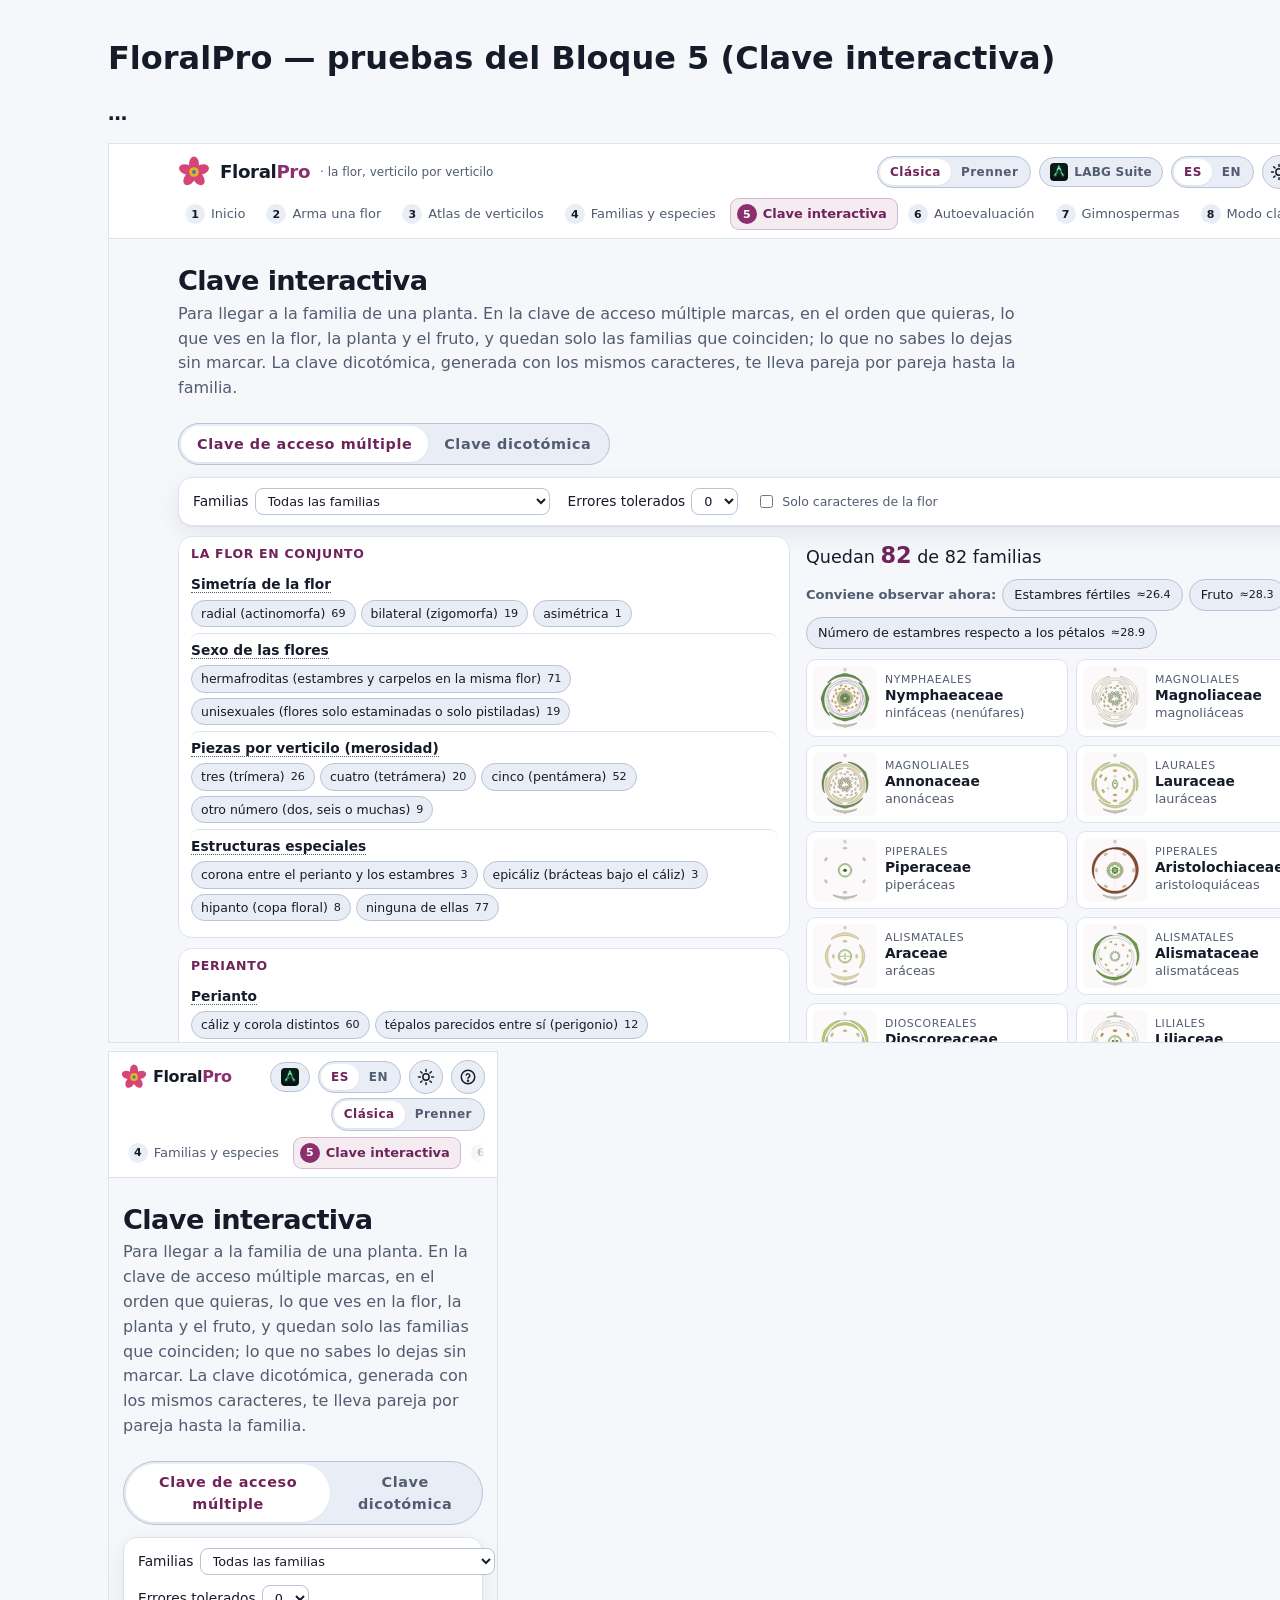
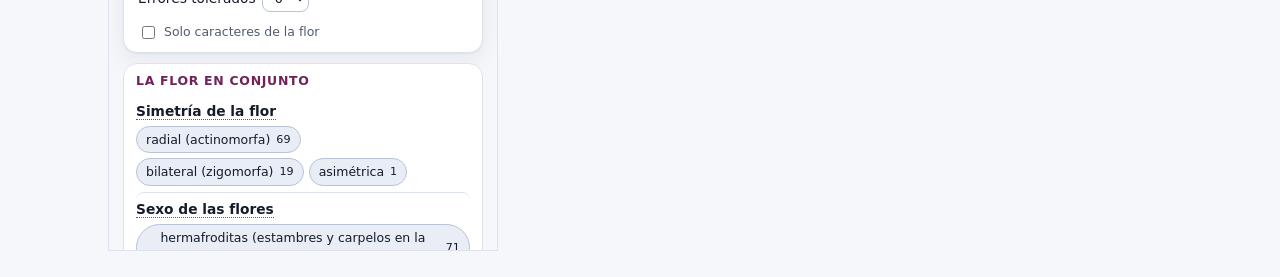
<file: tests/block5.html>
<!DOCTYPE html>
<html lang="es">
<head>
<meta charset="UTF-8">
<title>FloralPro — pruebas del Bloque 5</title>
<link rel="stylesheet" href="../css/labg-base.css">
<link rel="stylesheet" href="../css/style.css">
<style>
  body { padding: 18px; max-width: 1100px; margin: 0 auto; }
  .sum { font-size: 1.2rem; font-weight: 700; margin: 8px 0 14px; }
  .ok { color: var(--success); } .bad { color: var(--danger); }
  table { width: 100%; border-collapse: collapse; font-size: .82rem; }
  td { border-bottom: 1px solid var(--border); padding: 3px 6px; vertical-align: top; }
  td.r { width: 26px; text-align: center; font-weight: 700; }
  h2 { font-size: 1rem; margin: 18px 0 4px; }
  iframe { width: 1300px; height: 900px; border: 1px solid var(--border); }
  .note { font-size: .8rem; color: var(--text-muted); }
</style>
</head>
<body>
<h1>FloralPro — pruebas del Bloque 5 (Clave interactiva)</h1>
<div class="sum" id="sum">…</div>
<div id="out"></div>
<iframe id="app" src="../index.html#b5"></iframe>
<script>
const results = [];
let section = '';
const sec = n => { section = n; };
function ok(c, name, detail) { results.push({ section, pass: !!c, name, detail: detail || '' }); }
function info(name, detail) { results.push({ section, pass: true, info: true, name, detail: detail || '' }); }
function esc(s) { return String(s).replace(/&/g, '&amp;').replace(/</g, '&lt;'); }
const wait = ms => new Promise(r => setTimeout(r, ms));
document.getElementById('app').addEventListener('load', () => setTimeout(run, 700));

async function run() {
  const W = document.getElementById('app').contentWindow, D = W.document;
  const KEEP = ['floralpro:myflowers', 'floralpro:draft', 'floralpro:lang', 'floralpro:conv', 'floralpro:colors'];
  const kept = {}; KEEP.forEach(k => { kept[k] = W.localStorage.getItem(k); });
  try { dataTests(W); keyTests(W); await uiTests(W, D); } catch (e) { ok(false, 'Error: ' + e.message, esc(e.stack || '')); }
  finally { KEEP.forEach(k => { if (kept[k] == null) W.localStorage.removeItem(k); else W.localStorage.setItem(k, kept[k]); }); }
  report();
}

function dataTests(W) {
  const { KEYCHARS, KEYGROUPS, KEYFIX, FAMILIES, B3 } = W;
  /* the plant characters of a family: defaults, then the table, then the exceptions */
  const KEYVEG = {};
  FAMILIES.forEach(f => { KEYVEG[f.id] = Object.assign({}, W.KEYVEG_DEFAULT, W.KEYVEG[f.id] || {}); });
  Object.keys(W.KEYVEG).forEach(k => { if (!KEYVEG[k]) KEYVEG[k] = W.KEYVEG[k]; });
  Object.entries(W.KEYROW).forEach(([fid, rows]) => Object.entries(rows).forEach(([k, o]) => { KEYVEG[fid + ' ' + k] = o; }));
  sec('1. Caracteres y datos de la clave');
  const ids = KEYCHARS.map(c => c.id);
  ok(new Set(ids).size === ids.length, `${ids.length} caracteres con identificador único`);
  const grp = new Set(KEYGROUPS.map(g => g.id));
  ok(KEYCHARS.every(c => grp.has(c.grp)), 'Cada carácter pertenece a un grupo');
  const badSt = KEYCHARS.filter(c => new Set(c.st.map(s => s[0])).size !== c.st.length || c.st.some(s => !s[1] || !s[2]) || !c.q[0] || !c.q[1]);
  ok(!badSt.length, 'Estados sin repetir y todo en español e inglés', badSt.map(c => c.id).join(', '));
  const badTerm = KEYCHARS.filter(c => c.term && !B3.lookup(c.term));
  ok(!badTerm.length, 'Los términos de los caracteres están en el glosario', badTerm.map(c => c.id + ': ' + c.term).join(', '));
  const vegChars = KEYCHARS.filter(c => c.grp === 'veg' || c.grp === 'inf');
  const missing = FAMILIES.filter(f => !KEYVEG[f.id] || vegChars.some(c => !KEYVEG[f.id][c.id]));
  ok(!missing.length, `Las ${FAMILIES.length} familias tienen codificados los ${vegChars.length} caracteres de planta, inflorescencia y fruto`, missing.map(f => f.id).join(', '));
  const extra = Object.keys(KEYVEG).filter(k => !FAMILIES.some(f => f.id === k.split(' ')[0]));
  ok(!extra.length, 'No hay códigos de familias que no existen', extra.join(', '));
  const badCode = [];
  Object.entries(Object.assign({}, KEYVEG, KEYFIX)).forEach(([fid, o]) => Object.entries(o).forEach(([c, v]) => {
    const ch = KEYCHARS.find(x => x.id === c);
    if (!ch) { badCode.push(fid + ': ' + c); return; }
    String(v).split(/\s+/).filter(Boolean).forEach(s => { if (!ch.st.some(x => x[0] === s)) badCode.push(`${fid}.${c} = ${s}`); });
  }));
  ok(!badCode.length, 'Todos los códigos son estados válidos', badCode.join(', '));
}

function keyTests(W) {
  const { KEY, FAMILIES, Fam, KEYCHARS } = W;
  const M = KEY.matrix();
  sec('2. Matriz de caracteres y acceso múltiple');
  const core = ['sym', 'sex', 'per', 'hab', 'fil', 'fru'];
  const gaps = FAMILIES.filter(f => core.some(c => !M.get(f.id)[c] || !M.get(f.id)[c].size));
  ok(!gaps.length, 'Cada familia tiene estados de simetría, sexo, perianto, forma de vida, hojas y fruto', gaps.map(f => f.id).join(', '));
  const noG = FAMILIES.filter(f => !M.get(f.id).pos || !M.get(f.id).carp);
  ok(!noG.length, 'Cada familia tiene posición del ovario y carpelos (de alguna de sus flores)', noG.map(f => f.id).join(', '));
  /* every flower identifies its own family from its floral characters */
  const miss = [];
  let nfl = 0;
  FAMILIES.forEach(f => Fam.allFlowers(f).forEach(x => {
    nfl++;
    const sel = KEY.fromModel(x.m);
    if (!KEY.remaining(sel, 0).some(r => r.fam === f)) miss.push(f.name + ' · ' + (x.sp ? x.sp.sci : x.kind));
  }));
  ok(!miss.length, `Cada una de las ${nfl} flores, observada en la clave, deja en pie a su propia familia`, miss.join('<br>'));
  /* how far the floral characters of one flower go */
  const sizes = [];
  FAMILIES.forEach(f => { const x = Fam.allFlowers(f)[0]; sizes.push(KEY.remaining(KEY.fromModel(x.m), 0).length); });
  sizes.sort((a, b) => a - b);
  info(`Con solo la flor típica, quedan en mediana ${sizes[Math.floor(sizes.length / 2)]} familias (máximo ${sizes[sizes.length - 1]}); con la planta y el fruto se afina`);
  /* kinds of flower of different families that no character can tell apart */
  const R = KEY.rows(), same = new Set();
  for (let i = 0; i < R.length; i++) for (let j = i + 1; j < R.length; j++) {
    if (R[i].fam === R[j].fam) continue;
    const a = R[i].st, b = R[j].st;
    const sep = KEYCHARS.some(c => a[c.id] && b[c.id] && a[c.id].size && b[c.id].size && ![...a[c.id]].some(s => b[c.id].has(s)));
    if (!sep) same.add(R[i].fam.name + ' / ' + R[j].fam.name);
  }
  info(`${R.length} tipos de flor distintos en la matriz (filas)`);
  ok(!same.size, 'Todo tipo de flor difiere en al menos un carácter de los de otras familias', [...same].join(', '));
  const sug = KEY.suggest({}, FAMILIES, 3);
  ok(sug.length === 3 && sug.every(s => s.exp < FAMILIES.length), 'Hay sugerencias del carácter más útil al empezar', sug.map(s => s.c + ' ≈' + s.exp.toFixed(1)).join(', '));
  const r1 = KEY.remaining({ pos: 'inf', sym: 'zyg' }, 0).map(x => x.fam.id);
  ok(r1.includes('orchidaceae') && !r1.includes('liliaceae') && !r1.includes('solanaceae'), 'Ovario ínfero + flor zigomorfa: quedan las orquídeas, no liliáceas ni solanáceas', r1.join(', '));
  /* plants of the catalogue that the first coding excluded from their own family (found by the review) */
  const cases = [
    ['araceae', { hab: 'e', sub: 'no', fru: 'inf' }, 'Monstera: epífita, sin órgano subterráneo, fruto múltiple'],
    ['amaryllidaceae', { inf: 'sol', pos: 'inf' }, 'Sprekelia y narciso: flor solitaria'],
    ['asparagaceae', { sub: 'bul' }, 'Nardo (Polianthes): bulbo'],
    ['arecaceae', { hoj: 's' }, 'Palmas de abanico: hoja simple dividida'],
    ['commelinaceae', { sub: 'tub', fil: 'b' }, 'Commelina y maguey morado: raíz tuberosa y roseta'],
    ['rhamnaceae', { inf: 'pan' }, 'Ceanothus: panícula'],
    ['euphorbiaceae', { lat: '0', sex: 'uni' }, 'Higuerilla: sin látex visible'],
    ['malpighiaceae', { fru: 'esq' }, 'Galphimia: esquizocarpo'],
    ['fabaceae', { sub: 'tub' }, 'Ayocote: raíz tuberosa'],
    ['zingiberaceae', { inf: 'pan' }, 'Cardamomo: panícula'],
    ['ranunculaceae', { inf: 'pan', sex: 'bis' }, 'Clematis: panícula'],
    ['convolvulaceae', { fil: 'n', lat: '0' }, 'Cuscuta: sin hojas visibles ni látex'],
    ['asteraceae', { pun: '1' }, 'Cempasúchil y pápalo: puntos translúcidos'],
    ['myrtaceae', { fil: 'a' }, 'Eucalipto: hojas adultas alternas'],
    ['lamiaceae', { sub: 'riz' }, 'Hierbabuena: rizoma'],
    ['verbenaceae', { fil: 'v' }, 'Cedrón: hojas verticiladas'],
    ['bignoniaceae', { hoj: 'c', fil: 'a', plac: 'par' }, 'Cuatecomate: hojas trifolioladas alternas'],
    ['apocynaceae', { inf: 'sol' }, 'Vicaria (Catharanthus): flor solitaria'],
  ];
  const lostCases = cases.filter(([f, sel]) => !KEY.remaining(sel, 0).some(r => r.fam.id === f)).map(c => c[2]);
  ok(!lostCases.length, `Los ${cases.length} casos que encontró la revisión ya no excluyen a su familia`, lostCases.join('; '));
  const t0 = KEY.remaining({ pos: 'inf', fil: 'n' }, 0).length, t1 = KEY.remaining({ pos: 'inf', fil: 'n' }, 1).length;
  ok(t1 > t0, 'Permitir un error deja más familias', `${t0} → ${t1}`);

  sec('3. Clave dicotómica');
  const T = KEY.build(FAMILIES);
  const inLeaf = new Set(T.leaves.flatMap(l => l.leaf));
  ok(FAMILIES.every(f => inLeaf.has(f.id)), `Las ${FAMILIES.length} familias aparecen en la clave (${T.couplets.length} parejas)`);
  const multi = T.leaves.filter(l => l.leaf.length > 1);
  ok(!multi.length, 'Cada final de la clave lleva a una sola familia', multi.map(l => l.leaf.join(' / ')).join('; '));
  let depth = 0;
  FAMILIES.forEach(f => { depth = Math.max(depth, KEY.pathTo(T, f.id).length); });
  info(`Profundidad máxima: ${depth} parejas`);
  /* walking the key with each kind of flower (and its plant) reaches its family */
  const lost = KEY.rows().filter(r => !KEY.reach(T, r.st).has(r.fam.id)).map(r => r.id);
  ok(!lost.length, `Recorrer la clave con cada uno de los ${KEY.rows().length} tipos de flor (y su planta) llega a su familia`, lost.slice(0, 30).join('<br>'));
  /* and with a single definite choice at every couplet (one state per character) */
  const lost1 = [];
  KEY.rows().forEach(r => {
    const one = {};
    for (const c in r.st) one[c] = new Set([[...r.st[c]][0]]);
    const x = KEY.follow(T, one);
    if (!x.leaf || !x.leaf.includes(r.fam.id)) lost1.push(r.id);
  });
  ok(!lost1.length, 'Eligiendo un solo estado en cada pareja también se llega a la familia', lost1.slice(0, 30).join(', '));
  const badPath = FAMILIES.filter(f => {
    const p = KEY.pathTo(T, f.id);
    let x = T.root; p.forEach(s => { x = x[s.side]; });
    return !x.leaf || !x.leaf.includes(f.id);
  });
  ok(!badPath.length, 'El camino hacia cada familia termina en ella', badPath.map(f => f.id).join(', '));
  const Tf = KEY.build(FAMILIES, { floralOnly: true });
  const usedF = new Set(Tf.couplets.map(c => KEY.CH(c.c).grp));
  ok([...usedF].every(g => KEY.FLORAL.has(g)), 'La clave «solo flor» usa solo caracteres de la flor');
  info(`Solo con la flor: ${Tf.couplets.length} parejas; ${Tf.leaves.filter(l => l.leaf.length > 1).length} finales con varias familias`, Tf.leaves.filter(l => l.leaf.length > 1).map(l => l.leaf.join(' / ')).join('; '));
  const mono = FAMILIES.filter(f => W.B4.groupOf(f) === 'monocots');
  const Tm = KEY.build(mono);
  const monoReach = new Set(Tm.leaves.flatMap(l => l.leaf));
  ok(Tm.leaves.every(l => l.leaf.length === 1) && mono.every(f => monoReach.has(f.id)), `Clave de las ${mono.length} monocotiledóneas: cada final lleva a una sola familia y todas aparecen`);
  const txt = KEY.leadText('pos', ['sup', 'semi'], 'es');
  ok(txt === 'Posición del ovario: súpero o semiínfero', 'Texto de una opción: «Posición del ovario: súpero o semiínfero»', txt);
}

async function uiTests(W, D) {
  const { KEY, FAMILIES, B5, B2, I18N, Fam } = W;
  const $ = s => D.querySelector(s), $$ = s => [...D.querySelectorAll(s)];
  const vis = n => n && W.getComputedStyle(n).display !== 'none';
  const click = n => n.dispatchEvent(new W.MouseEvent('click', { bubbles: true }));
  if (I18N.lang !== 'es') I18N.set('es');
  sec('4. Clave de acceso múltiple');
  W.goStep(5);
  ok($('#panel-5').classList.contains('active') && !$('.step-btn[data-step="5"] .soon'), 'El bloque 5 está listo y abre');
  B5.S.sel = {}; B5.S.tol = 0; B5.S.scope = 'all'; B5.S.floral = false; B5.showTab('multi');
  const left = () => { const t = ($('#k5Left b') || {}).textContent; return /^(una|one)$/i.test(t) ? 1 : +t; };
  const nMulti = W.KEYCHARS.filter(c => c.multi !== false).length;
  ok(left() === FAMILIES.length && $$('#k5Chars .k-char').length === nMulti, `Al empezar quedan ${FAMILIES.length} familias y se ven los ${nMulti} caracteres de esta clave`);
  ok($$('#k5Sug .k-go').length === 3, 'Sugiere tres caracteres útiles');
  click($('.k-st[data-c="pos"][data-s="inf"]'));
  const exp1 = KEY.remaining({ pos: 'inf' }, 0).length;
  ok(left() === exp1 && $$('#k5Res .k-fam').length === Math.min(exp1, 60), `Marcar «ovario ínfero» deja ${exp1} familias`);
  const nInf = +$('.k-st[data-c="sym"][data-s="zyg"] .n').textContent;
  ok(nInf === KEY.remaining({ pos: 'inf', sym: 'zyg' }, 0).length, 'El número junto a cada estado cuenta las familias que siguen en juego');
  click($('.k-st[data-c="sym"][data-s="zyg"]'));
  click($('.k-st[data-c="hab"][data-s="e"]'));
  ok(left() >= 1 && $$('#k5Res .k-fam').some(f => f.dataset.f === 'orchidaceae'), 'Ínfero + zigomorfa + epífita: aparecen las orquídeas');
  ok(vis($('#k5Diff')) || left() === 1, 'Con pocas familias se muestra lo que las distingue');
  click($('[data-clear="hab"]'));
  ok(!('hab' in B5.S.sel), '«no sé» borra lo marcado en un carácter');
  const before = left();
  const tol = $('#k5Tol'); tol.value = '1'; tol.dispatchEvent(new W.Event('change'));
  ok(left() > before && $$('#k5Res .k-miss').length > 0, 'Con un error tolerado aparecen más familias, cada una dice en qué no coincide');
  tol.value = '0'; tol.dispatchEvent(new W.Event('change'));
  click($('#k5Reset'));
  ok(left() === FAMILIES.length && !Object.keys(B5.S.sel).length, '«Empezar de nuevo» vuelve a las 82');
  const fl = $('#k5Floral'); fl.checked = true; fl.dispatchEvent(new W.Event('change'));
  ok(!$('#kc-hab') && $('#kc-pos'), '«Solo caracteres de la flor» oculta los de la planta');
  fl.checked = false; fl.dispatchEvent(new W.Event('change'));
  const sc = $('#k5Scope'); sc.value = 'monocots'; sc.dispatchEvent(new W.Event('change'));
  ok(left() === FAMILIES.filter(f => W.B4.groupOf(f) === 'monocots').length, 'Limitar a las monocotiledóneas');
  sc.value = 'all'; sc.dispatchEvent(new W.Event('change'));
  await wait(200);
  ok($$('#k5Res .k-fig[data-done]').length > 0, 'Las tarjetas de familia dibujan su diagrama');

  sec('5. Del constructor a la clave');
  const lil = W.SPECIMENS.find(s => s.id === 'lilium').flowers[0].m;
  B2.load(lil, 'Azucena'); W.goStep(2);
  click($('#b2Key'));
  const res = $$('#k5Res .k-fam').map(f => f.dataset.f);
  ok($('#panel-5').classList.contains('active') && res.includes('liliaceae') && vis($('#k5From')), '«Identificar en la clave» lleva la azucena a la clave y deja en pie a Liliaceae', res.join(', '));
  info(`La azucena sola deja ${res.length} familias: ${res.join(', ')}`);
  click($('#k5Reset'));

  sec('6. Clave dicotómica');
  click($('#k5Tabs [data-tab="dic"]'));
  ok(vis($('#k5Dic')) && /k=dic/.test(W.location.hash), 'La pestaña de la clave dicotómica abre y la dirección lo guarda');
  ok($$('#k5Walk .k-lead').length === 2, 'Muestra la primera pareja con sus dos opciones');
  /* walk to the orchids by choosing, at each couplet, the lead that fits them */
  const M = KEY.matrix(), orq = M.get('orchidaceae');
  for (let i = 0; i < 40 && $$('#k5Walk .k-lead').length; i++) {
    const t = B5.tree(); let x = t.root; B5.S.walk.forEach(s => { x = x[s]; });
    const side = x.a.some(s => orq[x.c] && orq[x.c].has(s)) ? 'left' : 'right';
    click($(`#k5Walk .k-lead[data-side="${side}"]`));
  }
  ok($$('#k5Walk .k-end .k-fam').some(f => f.dataset.f === 'orchidaceae'), 'Recorrerla eligiendo lo que muestran las orquídeas termina en Orchidaceae');
  ok($$('#k5Walk .k-crumb').length === B5.S.walk.length, 'Cada paso queda en el camino recorrido');
  click($('#k5Walk .k-crumb'));
  ok(B5.S.walk.length === 0 && $$('#k5Walk .k-lead').length === 2, 'Un clic en el camino regresa a esa pareja');
  click($('#k5DView [data-v="full"]'));
  ok($$('#k5Full li').length === B5.tree().couplets.length && $$('#k5Full .k-row').length === 2 * B5.tree().couplets.length, 'La clave completa muestra todas las parejas (a y b)');
  const df = $('#k5DFloral'); df.checked = true; df.dispatchEvent(new W.Event('change'));
  ok(B5.tree().couplets.every(c => KEY.FLORAL.has(KEY.CH(c.c).grp)), 'Clave «solo flor» regenerada');
  df.checked = false; df.dispatchEvent(new W.Event('change'));
  click($('#k5DView [data-v="walk"]'));

  sec('7. De la ficha de familia a la clave');
  W.B4.openFamily('cactaceae');
  ok($('#b4SheetBody .fs-key .k-path li'), 'La ficha de las cactáceas muestra su camino en la clave dicotómica');
  click($('#b4SheetBody [data-act="key"]'));
  ok($('#panel-5').classList.contains('active') && $$('#k5Walk .k-end .k-fam').some(f => f.dataset.f === 'cactaceae'), '«Recorrer este camino» abre la clave ya en las cactáceas');

  sec('8. Idioma y teléfono');
  I18N.set('en');
  B5.showTab('multi');
  ok(/families remain/.test($('#k5Left').textContent) && /Symmetry of the flower/.test($('#k5Chars').textContent), 'En inglés');
  I18N.set('es');
  const fr = document.createElement('iframe');
  fr.style.cssText = 'width:390px;height:800px';
  document.body.appendChild(fr);
  for (const [h, what] of [['#b5', 'acceso múltiple'], ['#b5&k=dic', 'clave dicotómica']]) {
    fr.src = '../index.html?w=' + encodeURIComponent(what) + h;
    await new Promise(r => { fr.onload = r; });
    await wait(500);
    const Mo = fr.contentWindow.document;
    const over = Mo.documentElement.scrollWidth - Mo.documentElement.clientWidth;
    ok(over <= 0, `Sin desbordamiento horizontal a 390 px: ${what}`, over > 0 ? over + ' px' : '');
  }
  fr.remove();
}

function report() {
  const bad = results.filter(r => !r.pass), n = results.filter(r => !r.info).length;
  const sum = document.getElementById('sum');
  sum.innerHTML = bad.length ? `<span class="bad">${bad.length} de ${n} pruebas fallan</span>` : `<span class="ok">Las ${n} pruebas pasan</span>`;
  sum.dataset.pass = n - bad.length; sum.dataset.fail = bad.length;
  let h = '', cur = null;
  results.forEach(r => {
    if (r.section !== cur) { if (cur !== null) h += '</table>'; h += `<h2>${r.section}</h2><table>`; cur = r.section; }
    h += `<tr><td class="r ${r.info ? '' : r.pass ? 'ok' : 'bad'}">${r.info ? 'i' : r.pass ? '✓' : '✗'}</td><td>${r.name}${r.detail ? `<div class="note">${r.detail}</div>` : ''}</td></tr>`;
  });
  document.getElementById('out').innerHTML = h + '</table>';
}
</script>
</body>
</html>
</file>
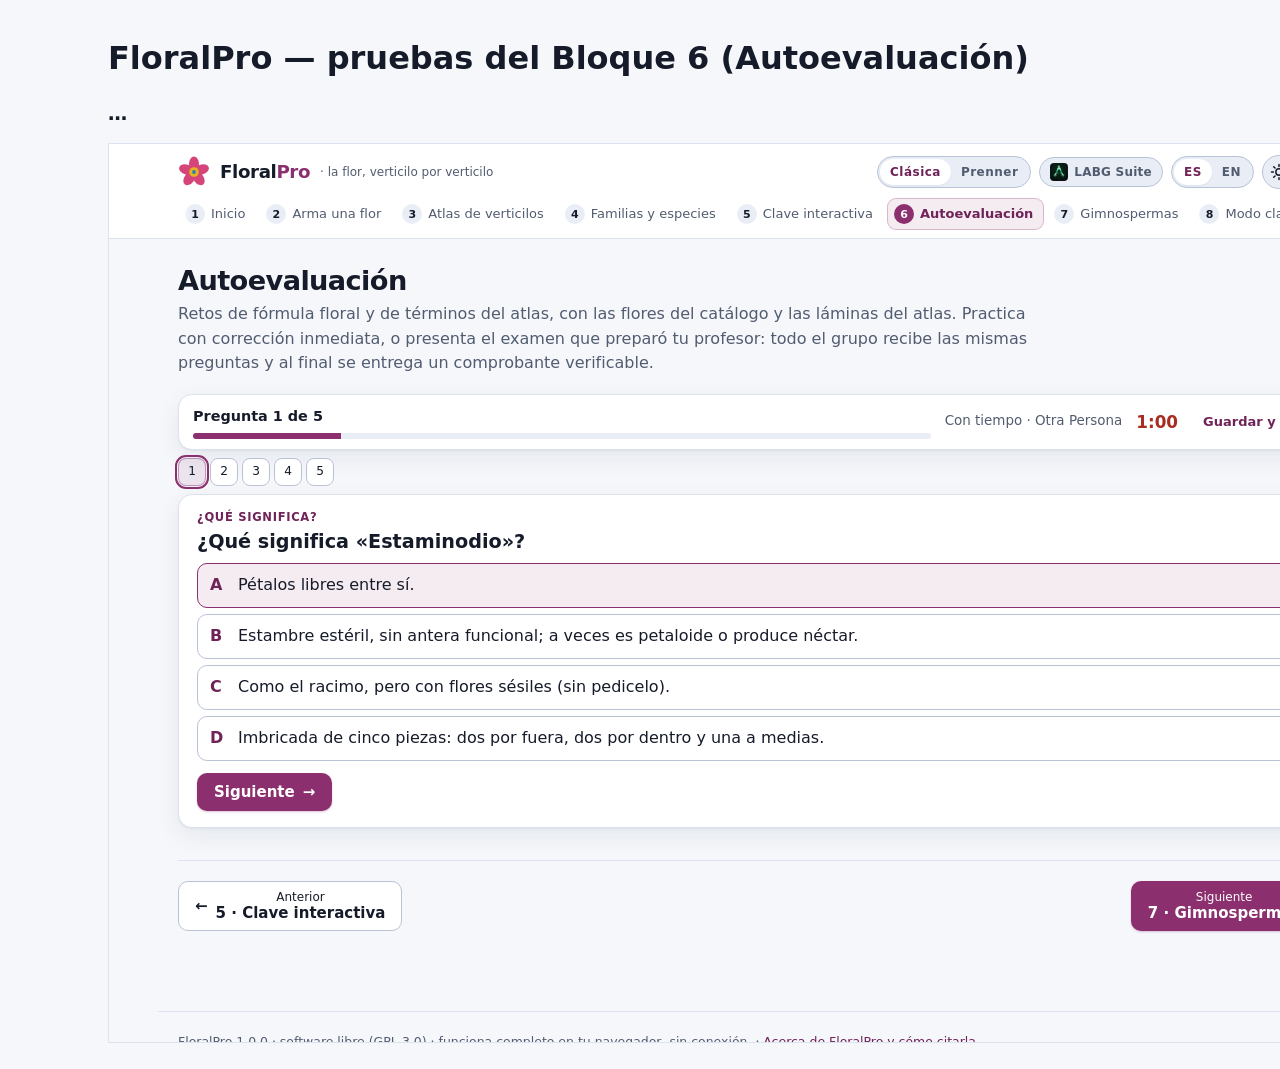
<file: tests/block6.html>
<!DOCTYPE html>
<html lang="es">
<head>
<meta charset="UTF-8">
<title>FloralPro — pruebas del Bloque 6</title>
<link rel="stylesheet" href="../css/labg-base.css">
<link rel="stylesheet" href="../css/style.css">
<style>
  body { padding: 18px; max-width: 1100px; margin: 0 auto; }
  .sum { font-size: 1.2rem; font-weight: 700; margin: 8px 0 14px; }
  .ok { color: var(--success); } .bad { color: var(--danger); }
  table { width: 100%; border-collapse: collapse; font-size: .82rem; }
  td { border-bottom: 1px solid var(--border); padding: 3px 6px; vertical-align: top; }
  td.r { width: 26px; text-align: center; font-weight: 700; }
  h2 { font-size: 1rem; margin: 18px 0 4px; }
  iframe { width: 1300px; height: 900px; border: 1px solid var(--border); }
  .note { font-size: .8rem; color: var(--text-muted); }
</style>
</head>
<body>
<h1>FloralPro — pruebas del Bloque 6 (Autoevaluación)</h1>
<div class="sum" id="sum">…</div>
<div id="out"></div>
<iframe id="app" src="../index.html#b6"></iframe>
<script>
const results = [];
let section = '';
const sec = n => { section = n; };
function ok(c, name, detail) { results.push({ section, pass: !!c, name, detail: detail || '' }); }
function info(name, detail) { results.push({ section, pass: true, info: true, name, detail: detail || '' }); }
function esc(s) { return String(s).replace(/&/g, '&amp;').replace(/</g, '&lt;'); }
const wait = ms => new Promise(r => setTimeout(r, ms));
document.getElementById('app').addEventListener('load', () => setTimeout(run, 700));

async function run() {
  const W = document.getElementById('app').contentWindow, D = W.document;
  const KEEP = ['floralpro:myflowers', 'floralpro:draft', 'floralpro:lang', 'floralpro:conv', 'floralpro:colors', 'floralpro:q6'];
  const kept = {}; KEEP.forEach(k => { kept[k] = W.localStorage.getItem(k); });
  const before = new Set(Object.keys(W.localStorage));
  try { engineTests(W); await uiTests(W, D); } catch (e) { ok(false, 'Error: ' + e.message, esc(e.stack || '')); }
  finally {
    KEEP.forEach(k => { if (kept[k] == null) W.localStorage.removeItem(k); else W.localStorage.setItem(k, kept[k]); });
    Object.keys(W.localStorage).forEach(k => { if (!before.has(k) && k.startsWith('floralpro:q6:')) W.localStorage.removeItem(k); });
  }
  report();
}
const ALL = ['fwrite', 'fpick', 'fdiag', 'fread', 'tname', 'tdef', 'tfig', 'gname', 'ggroup', 'gflor'];
const sig = q => [q.type, q.flower ? q.flower.fam + (q.flower.sci || '') + q.flower.kind : q.plate ? q.plate.id : q.strob ? q.strob + q.stage + (q.org || q.grp || '') : 'trait' + q.trait, q.correct, (q.opts || []).map(o => o.plate ? o.plate.id : o.m ? JSON.stringify(o.m).length : o.org || o.grp || o.key).join('/')].join('|');

function engineTests(W) {
  const { QUIZ, FM, Formula, Diagram } = W;
  sec('1. Banco de preguntas');
  const fl = QUIZ.flowers();
  const by = l => QUIZ.flowersFor(l).length;
  ok(fl.length > 150 && by('basic') >= 40 && by('mid') > by('basic') && by('adv') === fl.length, `Flores para las preguntas: básico ${by('basic')}, intermedio ${by('mid')}, avanzado ${by('adv')}`);
  const cfg = { types: ALL, n: 21, level: 'adv', conv: 'classic', seed: 12345 };
  const a = QUIZ.generate(cfg).map(sig), b = QUIZ.generate(cfg).map(sig);
  ok(a.join() === b.join(), 'La misma semilla da las mismas preguntas, en el mismo orden y con las mismas opciones');
  const c = QUIZ.generate(Object.assign({}, cfg, { seed: 999 })).map(sig);
  ok(a.join() !== c.join(), 'Otra semilla da otro examen');
  const types = new Set(QUIZ.generate(cfg).map(q => q.type));
  ok(ALL.every(t => types.has(t)), 'Con los diez tipos elegidos, aparecen los diez');

  sec('2. Preguntas de opción múltiple bien formadas');
  const bad = [];
  let nq = 0;
  for (let s = 1; s <= 40; s++) for (const level of ['basic', 'mid', 'adv']) {
    const conv = s % 2 ? 'classic' : 'prenner';
    QUIZ.generate({ types: ALL, n: 14, level, conv, seed: s * 7919 }).forEach(q => {
      nq++;
      if (q.type === 'fwrite') { if (!q.target) bad.push('fwrite sin flor'); return; }
      if (!(q.correct >= 0 && q.correct < q.opts.length)) { bad.push(q.type + ': respuesta fuera de rango'); return; }
      if (q.type === 'fpick' || q.type === 'fdiag') {
        const t = q.opts.map(o => Formula.text(o.m, conv, {}));
        if (q.opts.length !== 4) bad.push(q.type + ': ' + q.opts.length + ' opciones (' + (q.flower.sci || q.flower.fam) + ')');
        if (new Set(t).size !== t.length) bad.push(q.type + ': opciones repetidas');
        if (t[q.correct] !== Formula.text(q.flower.m, conv, {})) bad.push(q.type + ': la opción correcta no es la flor');
        if (q.type === 'fdiag') { const d = q.opts.map(o => Diagram.svg(o.m, { colors: 'natural' }).replace(/dgH\d+/g, 'H')); if (d.some((x, i) => i !== q.correct && x === d[q.correct])) bad.push('fdiag: un diagrama incorrecto se ve igual al correcto'); }
      }
      if (q.type === 'fread') {
        const f = FM.normalize(q.flower.m), key = q.opts[q.correct].key;
        if (new Set(q.opts.map(o => o.key)).size !== q.opts.length) bad.push('fread: opciones repetidas');
        if (q.kind === 'pos' && key !== f.G.pos) bad.push('fread pos');
        if (q.kind === 'per' && key !== FM.perianthType(f)) bad.push('fread per');
        if (q.kind === 'gyn' && key !== FM.gynoeciumType(f).type) bad.push('fread gyn');
      }
      if (q.type[0] === 't') {
        const ids = q.opts.map(o => o.plate.id);
        if (new Set(ids).size !== ids.length || new Set(q.opts.map(o => o.plate.t[0])).size !== ids.length) bad.push(q.type + ': opciones repetidas');
        if (q.opts[q.correct].plate !== q.plate) bad.push(q.type + ': la correcta no es la lámina');
        if ((q.type === 'tname' || q.type === 'tfig') && q.opts.some(o => !QUIZ.cleanFig(o.plate) || QUIZ.cleanFig(o.plate).t === 'art')) bad.push(q.type + ': figura con texto');
        q.opts.forEach((o, i) => { if (i !== q.correct && QUIZ.clash(o.plate, q.plate)) bad.push(q.type + ': «' + o.plate.t[0] + '» también es correcta para «' + q.plate.t[0] + '»'); });
        if (q.type === 'tname' || q.type === 'tfig') q.opts.forEach((o, i) => { if (i !== q.correct && QUIZ.figSig(o.plate) === QUIZ.figSig(q.plate)) bad.push(q.type + ': misma figura en «' + o.plate.t[0] + '» y «' + q.plate.t[0] + '»'); });
      }
      if (q.type === 'gname') {
        const m = W.GYMNO.byId(q.strob), svg = W.ConeFig.section(m, { stage: q.stage, labels: false, focus: q.org });
        const keys = q.opts.map(o => o.org);
        if (q.opts.length !== 4 || new Set(keys).size !== 4) bad.push('gname: opciones repetidas o incompletas');
        if (keys[q.correct] !== q.org) bad.push('gname: la correcta no es la parte resaltada');
        if (!svg.includes(`class="c-o hl" data-org="${q.org}"`)) bad.push('gname: la parte no se ve resaltada en el corte (' + q.strob + ' ' + q.org + ')');
        const confuse = { bscale: ['bract', 'scale'], ov: ['seed', 'sarc'], seed: ['ov', 'sarc'], sarc: ['ov', 'seed'], spor: ['syn'], axis: ['ped', 'stem'] }[q.org] || [];
        if (keys.some(k => confuse.includes(k))) bad.push('gname: una opción incorrecta también podría ser correcta (' + q.org + ': ' + keys.join(', ') + ')');
      }
      if (q.type === 'ggroup') {
        const m = W.GYMNO.byId(q.strob), keys = q.opts.map(o => o.grp);
        if (q.opts.length !== 4 || new Set(keys).size !== 4) bad.push('ggroup: opciones repetidas o incompletas');
        if (keys[q.correct] !== W.GYMNO.exById(m.ex).grp) bad.push('ggroup: la familia correcta no es la del estróbilo');
      }
      if (q.type === 'gflor') {
        const right = q.opts[q.correct].key;
        if (q.kind === 'stmt' && right !== W.GYMNO.TRAITS[q.trait].who) bad.push('gflor: respuesta del enunciado mal puesta');
        if (q.kind === 'img' && right !== (q.flower ? 'flower' : 'strob')) bad.push('gflor: figura mal clasificada');
      }
    });
  }
  ok(!bad.length, `${nq} preguntas generadas (40 semillas × 3 niveles): opciones completas, sin repetir y con la correcta en su lugar`, [...new Set(bad)].slice(0, 20).join('<br>'));

  sec('3. Calificación de la fórmula escrita');
  const wrongSelf = [];
  for (const level of ['basic', 'mid', 'adv']) for (const conv of ['classic', 'prenner']) {
    QUIZ.flowersFor(level).forEach(x => {
      const t = Formula.text(x.m, conv, conv === 'prenner' ? { bracts: true, ovules: true } : {});
      const g = QUIZ.grade({ type: 'fwrite', target: x.m }, t, { level, conv });
      if (g.score !== 1) wrongSelf.push(`${level}/${conv} ${x.sci || x.fam}: ${esc(t)} → ${Math.round(g.score * 100)} % ${g.checks.filter(c => !c.ok).map(c => c.what[0]).join(', ')}`);
    });
  }
  ok(!wrongSelf.length, `Escribir la fórmula correcta de cada flor da 100 % (${QUIZ.flowers().length} flores, 3 niveles, 2 convenciones)`, wrongSelf.slice(0, 15).join('<br>'));
  const tomato = W.SPECIMENS.find(s => s.id === 'solanum').flowers[0].m;
  const g1 = QUIZ.grade({ type: 'fwrite', target: tomato }, '✱ K(5) C(5) A5 G̲(2)', { level: 'basic', conv: 'classic' });
  const g2 = QUIZ.grade({ type: 'fwrite', target: tomato }, '✱ K(5) C(5) A5 G̲(2)', { level: 'mid', conv: 'classic' });
  ok(g1.score === 1 && g2.score < 1 && g2.checks.some(c => !c.ok && /adnación/.test(c.what[0])), 'Jitomate sin corchetes: 100 % en básico; en intermedio falla solo la adnación', `${g1.score} / ${g2.score}`);
  const lily = W.SPECIMENS.find(s => s.id === 'lilium').flowers[0].m;
  const g3 = QUIZ.grade({ type: 'fwrite', target: lily }, '✱ K3 C3 A3+3 G̲(3)', { level: 'basic', conv: 'classic' });
  ok(g3.score < 1 && g3.checks.some(c => !c.ok && /Perigonio/.test(c.what[0])) && g3.checks.some(c => !c.ok && /Cáliz/.test(c.what[0])), 'Azucena con cáliz y corola: falla el perigonio y sobran cáliz y corola', g3.checks.filter(c => !c.ok).map(c => c.what[0]).join(', '));
  const g4 = QUIZ.grade({ type: 'fwrite', target: lily }, '✱ P6 A6 G̲(3)', { level: 'basic', conv: 'classic' });
  const g5 = QUIZ.grade({ type: 'fwrite', target: lily }, '✱ P6 A6 G̲(3)', { level: 'mid', conv: 'classic' });
  ok(g4.score === 1 && g5.score < 1, 'P6 en vez de P3+3: bien en básico, los verticilos cuentan desde intermedio');
  const g6 = QUIZ.grade({ type: 'fwrite', target: tomato }, '✱ K(5) [C(5) A5] Ğ(2)', { level: 'mid', conv: 'classic' });
  ok(g6.checks.filter(c => !c.ok).map(c => c.what[0]).join() === 'Posición del ovario', 'Ovario ínfero por súpero: solo falla la posición del ovario', g6.checks.filter(c => !c.ok).map(c => c.what[0]).join(', '));
  const g7 = QUIZ.grade({ type: 'fwrite', target: tomato }, '', { level: 'basic', conv: 'classic' });
  ok(g7.score === 0 && g7.empty, 'Una respuesta vacía vale cero');
  /* every kind of change is caught by the grader */
  const r = QUIZ.rng(4242), missed = [];
  QUIZ.flowersFor('adv').slice(0, 120).forEach(x => {
    QUIZ.mutants(x.m, 3, r, ['conn', 'count', 'pos', 'carp', 'gyn', 'sym', 'adn', 'per'], 'prenner').forEach(m => {
      const g = QUIZ.grade({ type: 'fwrite', target: x.m }, Formula.text(m, 'prenner', {}), { level: 'adv', conv: 'prenner' });
      if (g.score === 1) missed.push((x.sci || x.fam) + ': ' + esc(Formula.text(m, 'prenner', {})));
    });
  });
  ok(!missed.length, 'Cada fórmula alterada (un cambio) baja la calificación: el calificador no deja pasar errores', missed.slice(0, 10).join('<br>'));
  const missedC = [];
  QUIZ.flowersFor('adv').slice(0, 120).forEach(x => {
    QUIZ.mutants(x.m, 3, r, ['conn', 'count', 'pos', 'carp', 'gyn', 'sym', 'adn', 'per'], 'classic').forEach(m => {
      /* adnation is graded from the intermediate level on */
      const onlyAdn = JSON.stringify(Object.assign({}, W.FM.normalize(m), { adn: [] })) === JSON.stringify(Object.assign({}, W.FM.normalize(x.m), { adn: [] }));
      for (const level of onlyAdn ? ['adv'] : ['basic', 'adv']) {
        const g = QUIZ.grade({ type: 'fwrite', target: x.m }, Formula.text(m, 'classic', {}), { level, conv: 'classic' });
        if (g.score === 1) missedC.push(level + ' ' + (x.sci || x.fam) + ': ' + esc(Formula.text(m, 'classic', {})));
      }
    });
  });
  ok(!missedC.length, 'Lo mismo con la fórmula clásica, en básico y en avanzado', missedC.slice(0, 10).join('<br>'));
  const banana = QUIZ.flowers().find(x => x.fam === 'musaceae');
  const gp = QUIZ.grade({ type: 'fwrite', target: banana.m }, Formula.text(banana.m, 'classic', {}), { level: 'adv', conv: 'prenner' });
  ok(gp.score < 1, 'En un examen con la convención de Prenner, la fórmula clásica del plátano no alcanza el 100 % en avanzado (le faltan las piezas desiguales)', Math.round(gp.score * 100) + ' %');

  sec('4. Códigos del examen y del comprobante');
  const ecfg = { title: 'Parcial 1', types: ['fwrite', 'fpick', 'tdef'], n: 6, level: 'mid', conv: 'prenner', time: 20, reveal: 'marks', seed: 777 };
  const code = QUIZ.examCode(ecfg), back = QUIZ.readExam(code);
  ok(/^FPX\./.test(code) && back && back.seed === 777 && back.title === 'Parcial 1' && back.dv === QUIZ.dataVersion(), 'El código del examen guarda la configuración y la versión del catálogo');
  ok(QUIZ.readExam(code.slice(0, -1) + (code.slice(-1) === '0' ? '1' : '0')) === null, 'Un código de examen alterado no se acepta');
  ok(QUIZ.examId(back) === QUIZ.examId(Object.assign({}, ecfg, { dv: QUIZ.dataVersion() })), 'El identificador del examen es estable');
  const qs = QUIZ.generate(back);
  const answers = qs.map(q => q.type === 'fwrite' ? Formula.text(q.target, 'prenner', {}) : q.correct);
  const res = { v: 1, cfg: back, name: 'Ana López', mat: '2026-001', att: 1, t0: 1, t1: 600001, ans: answers, pct: 100 };
  const rc = QUIZ.resultCode(res), v = QUIZ.verify(rc);
  ok(v.ok && v.pct === 100 && v.res.name === 'Ana López', 'Un comprobante legítimo se verifica: 100 %, nombre y examen');
  const liar = QUIZ.resultCode(Object.assign({}, res, { ans: answers.map((x, i) => i === 0 ? '' : x), pct: 100 }));
  const vl = QUIZ.verify(liar);
  ok(!vl.ok && vl.intact && vl.pct < 100, 'Un comprobante que declara más de lo que sus respuestas valen no pasa (se recalifica)', `${vl.pct} %`);
  const edited = rc.replace(/\.([0-9a-f]{8})$/, (m, h) => '.' + (h[0] === 'a' ? 'b' : 'a') + h.slice(1));
  ok(!QUIZ.verify(edited).ok && !QUIZ.verify(edited).intact, 'Un código editado a mano se detecta');
  ok(!QUIZ.verify('basura').ok, 'Un texto que no es código no se acepta');
  const old = QUIZ.verify(QUIZ.resultCode(Object.assign({}, res, { cfg: Object.assign({}, back, { dv: 'g0.' + back.dv.split('.').slice(1).join('.') }) })));
  ok(old.intact && !old.sameData && !old.ok, 'Un comprobante de otra versión del generador o del catálogo se marca aparte (no se recalifica con preguntas distintas)');
}

async function uiTests(W, D) {
  const { QUIZ, Formula, B6, I18N } = W;
  const $ = s => D.querySelector(s), $$ = s => [...D.querySelectorAll(s)];
  const vis = n => n && W.getComputedStyle(n).display !== 'none';
  const click = n => n.dispatchEvent(new W.MouseEvent('click', { bubbles: true }));
  if (I18N.lang !== 'es') I18N.set('es');
  sec('5. Práctica');
  W.goStep(6);
  B6.showTab('practice');
  ok($('#panel-6').classList.contains('active') && !$('.step-btn[data-step="6"] .soon') && $$('#q6Home input[name="q6t"]').length === 10, 'El bloque 6 está listo; la práctica ofrece los diez tipos de pregunta');
  B6.begin('practice', { types: ['fpick', 'fwrite', 'tname'], n: 6, level: 'basic', conv: 'classic', seed: 31337, reveal: 'full', time: 0 });
  ok(vis($('#q6Run')) && /Pregunta 1 de 6/.test($('#q6Run .q-prog').textContent), 'La práctica empieza con 6 preguntas');
  let rightCount = 0;
  for (let k = 0; k < 6; k++) {
    const q = B6.S.qs[B6.S.i];
    if (q.type === 'fwrite') {
      ok($('#q6F3d svg') && $$('#q6Run .q-pane.paper svg').length === 2, 'Escribe la fórmula: se ven la flor en 3D, el diagrama y el corte');
      const inp = $('#q6Input');
      inp.value = Formula.text(q.target, 'classic', {});
      inp.dispatchEvent(new W.Event('input', { bubbles: true }));
      ok(/La app lee/.test($('#q6Echo').textContent), 'Mientras escribe, la app muestra cómo lee la fórmula');
      click($('[data-act="check"]'));
      ok(/Correcto/.test($('#q6Fb .q-verdict').textContent) && $$('#q6Fb .q-checks tr').length > 3, 'La fórmula correcta se califica 100 % y se muestra la revisión pieza por pieza');
    } else {
      click($(`.q-opt[data-k="${q.correct}"]`));
      ok($('.q-opt.right') && /Correcto/.test($('#q6Fb').textContent), `${q.type}: la respuesta correcta se marca en verde y se explica`);
    }
    rightCount++;
    const next = $('[data-act="next"]') || $('[data-act="finish"]');
    click(next);
  }
  ok(vis($('#q6End')) && /100 %/.test($('#q6End .q-big').textContent), 'Al final: 100 % con todo correcto');
  click($('[data-act="again"]'));
  ok(vis($('#q6Run')) && B6.S.cfg.seed !== 31337, '«Otra ronda» genera preguntas nuevas');
  const q0 = B6.S.qs[0];
  if (q0.type !== 'fwrite') {
    const wrongK = (q0.correct + 1) % q0.opts.length;
    click($(`.q-opt[data-k="${wrongK}"]`));
    ok($('.q-opt.wrong') && $('.q-opt.right') && /Incorrecto/.test($('#q6Fb').textContent), 'Una respuesta equivocada se marca en rojo y se muestra la correcta');
  } else {
    const inp = $('#q6Input');
    inp.value = '✱ K1 C1';
    inp.dispatchEvent(new W.Event('input', { bubbles: true }));
    click($('[data-act="check"]'));
    ok(!/¡Correcto!/.test($('#q6Fb').textContent) && $('#q6Fb .q-checks tr.bad') && /Fórmula correcta/.test($('#q6Fb').textContent), 'Una respuesta equivocada se marca en rojo y se muestra la correcta');
  }
  B6.begin('practice', { types: ['fdiag'], n: 2, level: 'mid', conv: 'classic', seed: 8080, reveal: 'full', time: 0 });
  { const q = B6.S.qs[0], wk = (q.correct + 1) % 4, d = QUIZ.compare(q.flower.m, q.opts[wk].m, 'adv').checks.filter(c => !c.ok);
    click($(`.q-opt[data-k="${wk}"]`));
    ok($('#q6Fb .q-why') && d.length && $('#q6Fb .q-why').textContent.includes(d[0].yours[0]), 'Si elige un diagrama equivocado, se explica en qué difiere de la flor', $('#q6Fb .q-why') ? $('#q6Fb .q-why').textContent : ''); }
  B6.begin('practice', { types: ['tname'], n: 2, level: 'mid', conv: 'classic', seed: 8081, reveal: 'full', time: 0 });
  { const q = B6.S.qs[0], wk = (q.correct + 1) % 4;
    click($(`.q-opt[data-k="${wk}"]`));
    ok(/Lo que elegiste/.test($('#q6Fb').textContent) && $('#q6Fb').textContent.includes(q.opts[wk].plate.d[0]), 'Si elige un nombre equivocado, se muestra qué significa ese otro término'); }
  click($('[data-act="quit"]'));
  ok(vis($('#q6Home')), '«Salir» vuelve a las opciones');

  sec('6. Examen del profesor al estudiante');
  B6.showTab('teacher');
  ok(vis($('#q6Teacher')) && $('[data-act="make"]'), 'El panel del profesor abre');
  $('#q6TTitle').value = 'Parcial de prueba';
  $('#q6TN').value = '5';
  $$('#q6Teacher input[name="q6tt"]').forEach(i => { i.checked = ['fread', 'fwrite', 'tdef'].includes(i.value); });
  click($('#q6Teacher [data-act="make"]'));
  const link = $('#q6TLink').value, ecode = $('#q6TCode').value;
  ok(/#b6&ex=FPX\./.test(link) && QUIZ.readExam(ecode).title === 'Parcial de prueba' && QUIZ.readExam(ecode).n === 5, 'Crear el examen da un enlace y un código con esa configuración');
  click($('#q6Teacher [data-act="keylist"]'));
  ok($$('#q6TKey tr').length === 5, 'La clave de respuestas lista las 5 preguntas');
  W.location.hash = '#b6&ex=' + ecode;
  await wait(200);
  ok(vis($('#q6Run')) && $('.q-intro') && /Parcial de prueba/.test($('.q-intro').textContent), 'El enlace abre la portada del examen');
  click($('[data-act="startexam"]'));
  ok(/nombre/.test($('#q6ExIntroMsg').textContent), 'Sin nombre no empieza');
  $('#q6Name').value = 'Estudiante Prueba'; $('#q6Mat').value = 'A-123';
  click($('[data-act="startexam"]'));
  ok($('.q-dots') && $$('.q-dot').length === 5 && !$('#q6Fb .q-verdict'), 'Durante el examen hay navegación por número y no se muestra si acierta');
  const cfg = B6.S.cfg;
  for (let k = 0; k < 5; k++) {
    const q = B6.S.qs[k];
    if (q.type === 'fwrite') { const inp = $('#q6Input'); inp.value = Formula.text(q.target, cfg.conv, {}); inp.dispatchEvent(new W.Event('input', { bubbles: true })); }
    else click($(`.q-opt[data-k="${q.correct}"]`));
    ok(!$('#q6Fb .q-verdict'), `Pregunta ${k + 1}: sin retroalimentación en el examen`);
    if (k < 4) click($('[data-act="next"]'));
  }
  const saved = JSON.parse(W.localStorage.getItem('floralpro:q6:' + QUIZ.examId(cfg)));
  ok(saved && saved.ans.filter(a => a != null && a !== '').length === 5 && !saved.done, 'Las respuestas se guardan en el navegador mientras avanza');
  click($('[data-act="finish"]'));
  ok(/Respondiste todas/.test($('#q6Fb').textContent), 'Antes de entregar, revisa si falta alguna');
  click($('[data-act="handin"]'));
  const certCode = $('#q6End .q-code').value;
  ok(vis($('#q6End')) && /^FP6\./.test(certCode) && /100 %/.test($('#q6End').textContent), 'Al entregar: comprobante con código y 100 %');
  const file = B6.certificateFile();
  ok(/Estudiante Prueba/.test(file) && file.includes(certCode) && /A-123/.test(file), 'El archivo del comprobante tiene nombre, matrícula y código');
  B6.showTab('teacher');
  $('#q6VCodes').value = 'basura\n' + certCode + '\n' + certCode;
  click($('#q6Teacher [data-act="verify"]'));
  const rows = $$('#q6VOut tr').slice(1);
  ok(rows.length === 1 && /Estudiante Prueba/.test(rows[0].textContent) && /100 %/.test(rows[0].textContent) && /válido/.test(rows[0].textContent), 'El profesor verifica el comprobante: válido, 100 % (los repetidos cuentan una vez)');
  B6.openExam(cfg);
  ok($('[data-act="showcert"]') && /Ya entregaste/.test($('.q-intro').textContent), 'Si vuelve a abrir el examen, ve que ya lo entregó y puede recuperar su comprobante');
  click($('[data-act="showcert"]'));
  ok($('#q6End .q-code').value === certCode, 'Recupera el mismo comprobante');

  sec('7. Tiempo límite y reanudar');
  const tcfg = Object.assign({}, cfg, { time: 1, seed: 4040, title: 'Con tiempo' });
  B6.openExam(tcfg);
  $('#q6Name').value = 'Otra Persona';
  click($('[data-act="startexam"]'));
  click($(`.q-opt[data-k="0"]`) || $('#q6Input'));
  click($('[data-act="quit"]'));
  B6.openExam(tcfg);
  ok($('[data-act="resume"]'), 'Un examen a medias se puede continuar');
  click($('[data-act="resume"]'));
  ok(B6.S.name === 'Otra Persona' && vis($('#q6Run .q-card')), 'Al continuar conserva el nombre y las respuestas');
  B6.S.t0 = Date.now() - 61000;
  await wait(1300);
  ok(vis($('#q6End')), 'Al acabarse el tiempo, el examen se entrega solo');

  sec('8. Idioma y teléfono');
  I18N.set('en');
  B6.showTab('practice');
  ok(/Practise/.test($('#q6Home').textContent) && /Write the formula/.test($('#q6Home').textContent), 'En inglés');
  I18N.set('es');
  const fr = document.createElement('iframe');
  fr.style.cssText = 'width:390px;height:800px';
  document.body.appendChild(fr);
  fr.src = '../index.html?w=q6#b6';
  await new Promise(r => { fr.onload = r; });
  await wait(500);
  fr.contentWindow.B6.begin('practice', { types: ['fwrite', 'fdiag'], n: 2, level: 'basic', conv: 'classic', seed: 5, reveal: 'full', time: 0 });
  await wait(300);
  const M = fr.contentWindow.document;
  const over = M.documentElement.scrollWidth - M.documentElement.clientWidth;
  ok(over <= 0, 'Sin desbordamiento horizontal a 390 px durante una pregunta', over > 0 ? over + ' px' : '');
  fr.remove();
}

function report() {
  const bad = results.filter(r => !r.pass), n = results.filter(r => !r.info).length;
  const sum = document.getElementById('sum');
  sum.innerHTML = bad.length ? `<span class="bad">${bad.length} de ${n} pruebas fallan</span>` : `<span class="ok">Las ${n} pruebas pasan</span>`;
  sum.dataset.pass = n - bad.length; sum.dataset.fail = bad.length;
  let h = '', cur = null;
  results.forEach(r => {
    if (r.section !== cur) { if (cur !== null) h += '</table>'; h += `<h2>${r.section}</h2><table>`; cur = r.section; }
    h += `<tr><td class="r ${r.info ? '' : r.pass ? 'ok' : 'bad'}">${r.info ? 'i' : r.pass ? '✓' : '✗'}</td><td>${r.name}${r.detail ? `<div class="note">${r.detail}</div>` : ''}</td></tr>`;
  });
  document.getElementById('out').innerHTML = h + '</table>';
}
</script>
</body>
</html>
</file>
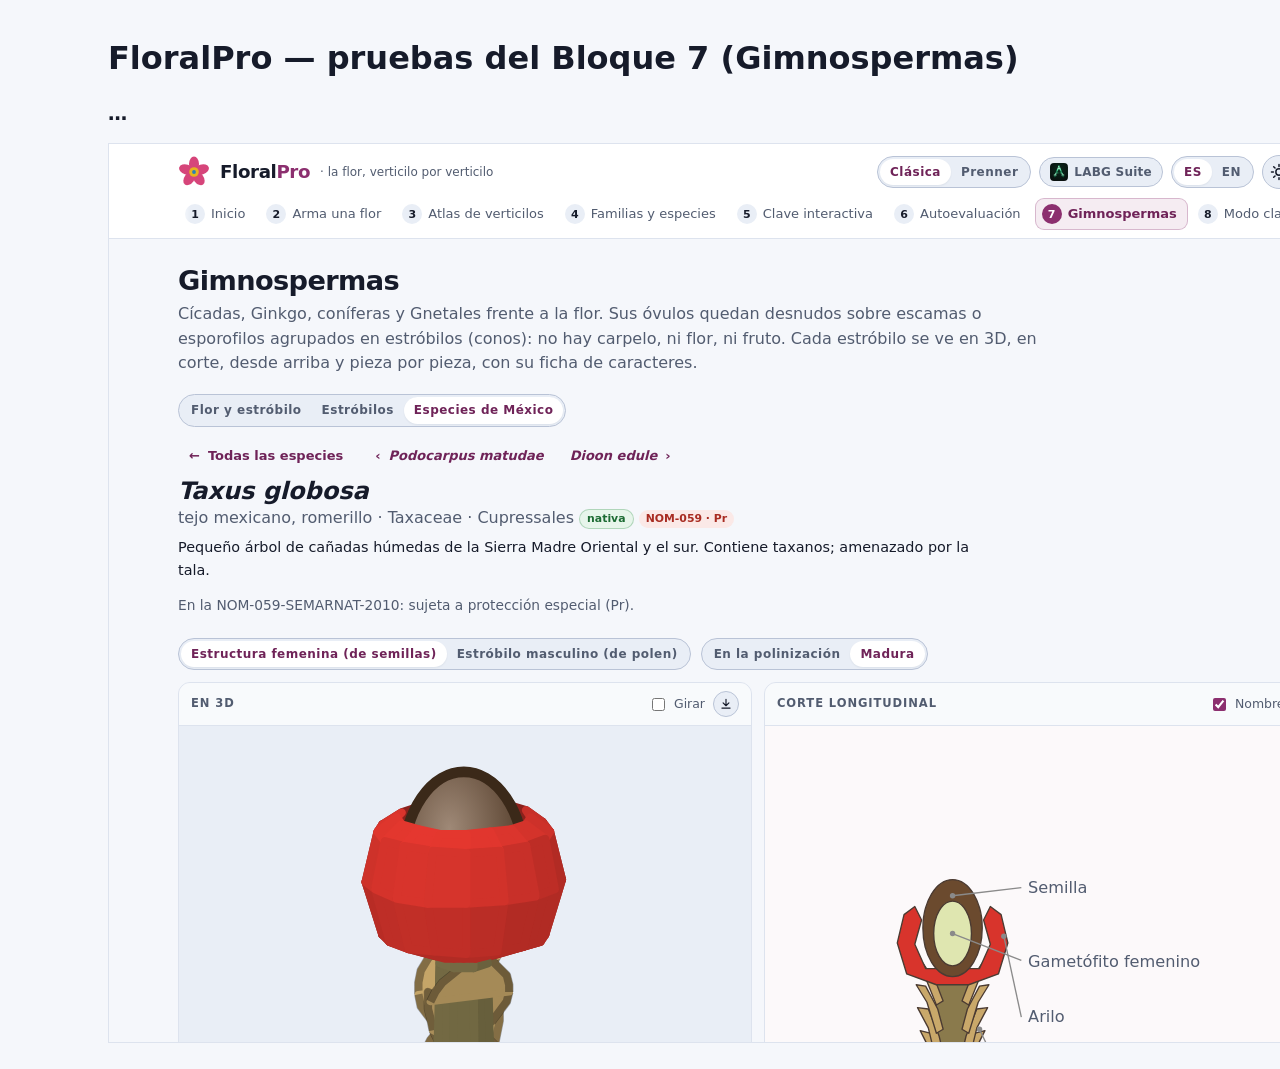
<file: tests/block7.html>
<!DOCTYPE html>
<html lang="es">
<head>
<meta charset="UTF-8">
<title>FloralPro — pruebas del Bloque 7</title>
<link rel="stylesheet" href="../css/labg-base.css">
<link rel="stylesheet" href="../css/style.css">
<style>
  body { padding: 18px; max-width: 1100px; margin: 0 auto; }
  .sum { font-size: 1.2rem; font-weight: 700; margin: 8px 0 14px; }
  .ok { color: var(--success); } .bad { color: var(--danger); }
  table { width: 100%; border-collapse: collapse; font-size: .82rem; }
  td { border-bottom: 1px solid var(--border); padding: 3px 6px; vertical-align: top; }
  td.r { width: 26px; text-align: center; font-weight: 700; }
  h2 { font-size: 1rem; margin: 18px 0 4px; }
  iframe { width: 1300px; height: 900px; border: 1px solid var(--border); }
  .note { font-size: .8rem; color: var(--text-muted); }
</style>
</head>
<body>
<h1>FloralPro — pruebas del Bloque 7 (Gimnospermas)</h1>
<div class="sum" id="sum">…</div>
<div id="out"></div>
<iframe id="app" src="../index.html#b7"></iframe>
<script>
const results = [];
let section = '';
const sec = n => { section = n; };
function ok(c, name, detail) { results.push({ section, pass: !!c, name, detail: detail || '' }); }
function info(name, detail) { results.push({ section, pass: true, info: true, name, detail: detail || '' }); }
function esc(s) { return String(s).replace(/&/g, '&amp;').replace(/</g, '&lt;'); }
const wait = ms => new Promise(r => setTimeout(r, ms));
document.getElementById('app').addEventListener('load', () => setTimeout(run, 700));

async function run() {
  const W = document.getElementById('app').contentWindow, D = W.document;
  const lang0 = W.localStorage.getItem('floralpro:lang');
  try { dataTests(W); drawTests(W); await uiTests(W, D); } catch (e) { ok(false, 'Error: ' + e.message, esc(e.stack || '')); }
  finally { if (lang0 == null) W.localStorage.removeItem('floralpro:lang'); else W.localStorage.setItem('floralpro:lang', lang0); }
  report();
}
const STAGES = s => s.sex === 'f' ? ['pol', 'mat'] : ['mat'];
const hasNaN = s => /NaN|undefined|Infinity/.test(s);

function dataTests(W) {
  const { GYMNO, CM, B3, Fam } = W;
  sec('1. Datos');
  const probs = [];
  GYMNO.EXAMPLES.forEach(e => {
    if (!GYMNO.byId(e.id + '-f') || !GYMNO.byId(e.id + '-m')) probs.push(e.id + ': le falta una estructura');
    if (!GYMNO.grpById(e.grp)) probs.push(e.id + ': familia desconocida');
    if (!Fam.ST[e.st] || !['mono', 'dio'].includes(e.sys)) probs.push(e.id + ': estatus o sistema sexual');
  });
  GYMNO.STROBILI.forEach(s => { if (!GYMNO.exById(s.ex)) probs.push(s.id + ': ejemplo desconocido'); if (!CM.W.struct[s.struct]) probs.push(s.id + ': estructura desconocida'); });
  GYMNO.SPECIES.forEach(s => {
    if (!GYMNO.grpById(s.grp) || !GYMNO.exById(s.ex) || GYMNO.exById(s.ex).grp !== s.grp) probs.push(s.sci + ': familia o ejemplo');
    if (!Fam.ST[s.st]) probs.push(s.sci + ': estatus');
    if (s.nom && !['P', 'A', 'Pr', 'E'].includes(s.nom)) probs.push(s.sci + ': categoría NOM');
    if (!s.note || !s.note.es || !s.note.en) probs.push(s.sci + ': nota');
  });
  ok(!probs.length, `${GYMNO.GROUPS.length} familias, ${GYMNO.EXAMPLES.length} ejemplos con sus dos estructuras (${GYMNO.STROBILI.length} modelos) y ${GYMNO.SPECIES.length} especies, bien enlazados`, probs.join('<br>'));
  const lin = new Set(GYMNO.GROUPS.map(g => g.lin));
  ok(['cycads', 'ginkgo', 'conifers', 'gnetales'].every(l => lin.has(l)) && GYMNO.SPECIES.filter(s => s.st === 'end' || s.st === 'nat').length >= 18, 'Los cuatro linajes vivos y al menos 18 especies nativas o endémicas');
  const orgBad = [];
  GYMNO.STROBILI.forEach(s => STAGES(s).forEach(st => {
    const o = CM.organs(s, st);
    if (!o.length) orgBad.push(s.id + ' ' + st + ': sin partes');
    o.forEach(k => { if (!GYMNO.ORG[k] || !GYMNO.ORG[k].es || !GYMNO.ORG[k].en) orgBad.push(s.id + ': parte sin nombre ' + k); });
  }));
  ok(!orgBad.length, 'Cada estructura tiene sus partes, todas con nombre en español y en inglés', orgBad.join('<br>'));
  const noDef = Object.values(GYMNO.ORG).filter(o => o.term && !B3.lookup(o.term)).map(o => o.term);
  ok(!noDef.length, 'Cada parte con término tiene definición en el glosario del atlas', noDef.join(', '));
  const gl = Object.keys(GYMNO.GLOSS).filter(k => !B3.lookup(k));
  ok(!gl.length && B3.glossaryEntries().length > 150, `Los ${Object.keys(GYMNO.GLOSS).length} términos de gimnospermas se sumaron al glosario (${B3.glossaryEntries().length} entradas)`, gl.join(', '));
  const txt = [];
  GYMNO.STROBILI.forEach(s => STAGES(s).forEach(st => {
    const a = CM.sheet(s, 'es'), b = CM.sheet(s, 'en'), da = CM.describe(s, st, 'es'), db = CM.describe(s, st, 'en');
    if (a.length !== b.length || a.length < 6) txt.push(s.id + ': ficha incompleta');
    if (da.length !== db.length || da.length < 2) txt.push(s.id + ': descripción incompleta');
    const all = JSON.stringify([a, b, da, db]);
    if (/undefined|NaN|null|\[object/.test(all)) txt.push(s.id + ' ' + st + ': texto roto');
    [da, db].forEach(d => d.forEach(p => { (p.html.match(/data-term="([^"]+)"/g) || []).forEach(t => { const k = t.slice(11, -1); if (!B3.lookup(k)) txt.push(s.id + ': término sin definición ' + k); }); }));
  }));
  ok(!txt.length, 'Fichas y descripciones completas en los dos idiomas; todo término subrayado tiene definición', [...new Set(txt)].join('<br>'));
  const pinus = CM.sheet(GYMNO.byId('pinus-f'), 'es').map(r => r.k + ': ' + r.v).join(' | ');
  ok(/Monoica/.test(pinus) && /compuesto/.test(pinus) && /dos óvulos invertidos/.test(pinus) && /Unos 2 años/.test(pinus) && /Con ala/.test(pinus), 'La ficha del cono de pino: monoica, estróbilo compuesto, dos óvulos invertidos, dos años, semilla alada', pinus);
  const juni = CM.describe(GYMNO.byId('juniperus-f'), 'mat', 'es').map(p => p.html).join(' ');
  ok(/gálbulo/.test(juni) && /no es un fruto/.test(juni), 'El táscate: el cono se vuelve un gálbulo, que no es un fruto');
  const cyc = CM.sheet(GYMNO.byId('cycas-f'), 'es').map(r => r.v).join(' ');
  ok(/Sin cono/.test(cyc) && /Dioica/.test(cyc), 'Cycas: sin cono femenino y planta dioica');
  sec('1b. Revisión botánica (regresiones)');
  const D = (id, st) => CM.describe(GYMNO.byId(id), st || 'mat', 'es').map(p => p.html).join(' ');
  const Sh = (m) => CM.sheet(m, 'es').map(r => r.k + ': ' + r.v).join(' | ');
  ok(GYMNO.grpById('cupressaceae').order === 'Cupressales' && GYMNO.grpById('taxaceae').order === 'Cupressales' && GYMNO.grpById('pinaceae').order === 'Pinales' && GYMNO.grpById('podocarpaceae').order === 'Araucariales', 'Órdenes: Cupressaceae y Taxaceae en Cupressales; Pinaceae en Pinales; Podocarpaceae y Araucariaceae en Araucariales');
  ok(/no hay <dfn[^>]*>gota de polinización/.test(D('abies-f', 'pol')) && /embudo/.test(D('abies-f', 'pol')), 'Abies: no hay gota de polinización (micrópilo en embudo)');
  ok(/germina sobre la escama/.test(D('arau-f', 'pol')) && /atrapado por la <dfn[^>]*>gota/.test(D('pinus-f', 'pol')), 'Araucaria: el polen germina sobre la escama; el pino sí tiene gota');
  const psm = GYMNO.speciesModel(GYMNO.SPECIES.find(s => /Pseudotsuga/.test(s.sci)), 'm'), psf = GYMNO.speciesModel(GYMNO.SPECIES.find(s => /Pseudotsuga/.test(s.sci)), 'f');
  ok(psm.pollen === 'plain' && /no hay <dfn[^>]*>gota/.test(CM.describe(psf, 'pol', 'es').map(p => p.html).join(' ')), 'Pseudotsuga: polen sin sacos y sin gota de polinización, aunque su modelo parte del oyamel');
  ok(/Lo polinizan escarabajos/.test(D('dioon-m')) && /Lo poliniza el viento/.test(D('pinus-m')) && !/Lo poliniza escarabajos|Lo poliniza insectos/.test(GYMNO.STROBILI.map(s => D(s.id)).join(' ')), 'Concordancia: «Lo polinizan escarabajos», «Lo poliniza el viento»');
  ok(/uno o dos óvulos erectos/.test(Sh(GYMNO.byId('juniperus-f'))) && !/peltad/.test(D('juniperus-f') + Sh(GYMNO.byId('juniperus-f'))) && !/un óvulos|one erect ovules/.test(GYMNO.STROBILI.map(s => Sh(s) + CM.sheet(s, 'en').map(r => r.v).join(' ')).join(' ')), 'El gálbulo no tiene escamas peltadas; sin «un óvulos»');
  ok(/anteróforo con 2–8 sinangios/.test(Sh(GYMNO.byId('ephedra-m'))) && GYMNO.byId('ephedra-m').poll === 'wind' && /3–5 pares/.test(Sh(GYMNO.byId('ephedra-f'))), 'Ephedra: anteróforo con 2–8 sinangios, polinización por viento, 3–5 pares de brácteas');
  ok(/dos alas laterales/.test(Sh(GYMNO.byId('arau-f'))) && GYMNO.byId('arau-f').mature.m === 18, 'Araucaria: la escama, con la semilla soldada, lleva las alas; madura en unos 18 meses');
  const spn = s => GYMNO.SPECIES.find(x => x.sci === s);
  ok(spn('Zamia furfuracea').nom === 'P' && spn('Hesperocyparis lusitanica').nom === 'Pr' && !spn('Platycladus orientalis') && /Durango/.test(spn('Pinus maximartinezii').note.es), 'NOM-059: Zamia furfuracea en peligro (P), cedro blanco Pr; pino azul también en Durango');
  ok(GYMNO.TRAITS.every(t => !/Puede pasar más de un año/.test(t.es)) && /En los pinos/.test(GYMNO.TRAITS.map(t => t.es).join(' ')), 'El enunciado sobre el año entre polinización y fecundación se limita a los pinos (los encinos rojos también tardan)');
  ok(/La única cícada sin cono femenino/.test(GYMNO.grpById('cycadaceae').chars.es.join(' ')), 'Cycas es la única cícada sin cono femenino (Ginkgo y Taxus tampoco tienen cono)');
  const cb = W.GYMNO.speciesModel(GYMNO.SPECIES.find(s => s.sci === 'Pinus cembroides'), 'f');
  ok(cb.wing === false && cb.shape === 'glob' && CM.sheet(cb, 'es').some(r => /Sin ala/.test(r.v)), 'Una especie cambia lo que difiere de su ejemplo: el piñonero tiene conos globosos y semillas sin ala');
}

function drawTests(W) {
  const { GYMNO, Cone3D, ConeFig, CM } = W;
  sec('2. Dibujos');
  const bad3 = [];
  let nPrims = 0;
  GYMNO.STROBILI.forEach(s => STAGES(s).forEach(st => [0, 0.5, 1].forEach(op => {
    const sc = Cone3D.build(s, { stage: st, open: op });
    nPrims += sc.prims.length;
    if (sc.prims.length < 5) bad3.push(`${s.id} ${st}: casi vacío`);
    const nums = [];
    sc.prims.forEach(p => { (p.pts || []).forEach(q => nums.push(...q)); if (p.c) nums.push(...p.c); ['rx', 'ry', 'rz', 'w'].forEach(k => { if (p[k] != null) nums.push(p[k]); }); });
    if (nums.some(v => !Number.isFinite(v))) bad3.push(`${s.id} ${st} ${op}: coordenadas inválidas`);
    if (sc.prims.some(p => !p.org)) bad3.push(`${s.id}: pieza sin parte`);
  })));
  ok(!bad3.length, `Los 28 modelos en 3D, en las dos etapas y con las escamas cerradas, a medio abrir y abiertas: sin coordenadas inválidas (${nPrims} piezas)`, bad3.slice(0, 10).join('<br>'));
  const badF = [], unseen = [];
  GYMNO.STROBILI.forEach(s => STAGES(s).forEach(st => {
    const views = {
      '3d': Cone3D.staticSVG(s, { stage: st }) + Cone3D.staticSVG(s, { stage: st, open: 1 }),
      sec: ConeFig.section(s, { stage: st, labels: true }),
      dia: ConeFig.diagram(s, { stage: st }),
      unit: ConeFig.unit(s, { stage: st }),
    };
    Object.entries(views).forEach(([k, v]) => { if (hasNaN(v) || !/<svg/.test(v)) badF.push(`${s.id} ${st} ${k}`); });
    const all = Object.values(views).join('');
    CM.organs(s, st).forEach(o => { if (!all.includes(`data-org="${o}"`)) unseen.push(`${s.id} ${st}: ${o}`); });
  }));
  ok(!badF.length, 'Corte, vista desde arriba y una pieza de las 42 combinaciones, sin valores inválidos', badF.join('<br>'));
  ok(!unseen.length, 'Cada parte de la leyenda aparece en alguna de las cuatro vistas', unseen.join('<br>'));
  /* labels of the section: one per part, in reading order, without overlapping */
  const lab = [];
  GYMNO.STROBILI.forEach(s => STAGES(s).forEach(st => {
    const svg = ConeFig.section(s, { stage: st, labels: true });
    const ys = [...svg.matchAll(/<text class="sc-lbl" x="[^"]+" y="([^"]+)" style="font-size:([^"]+)px">/g)].map(m => [+m[1], +m[2]]);
    if (!ys.length) lab.push(s.id + ' ' + st + ': sin nombres');
    for (let i = 1; i < ys.length; i++) if (ys[i][0] - ys[i - 1][0] < ys[i][1] * 1.15) lab.push(`${s.id} ${st}: nombres encimados`);
  }));
  ok(!lab.length, 'Los nombres del corte no se enciman', lab.join('<br>'));
  const sp = Cone3D.place({ n: 13, phyl: 'spiral' }), dec = Cone3D.place({ n: 8, phyl: 'decussate' }), rows = Cone3D.place({ n: 16, phyl: 'rows', rows: 8 });
  const d1 = ((sp[1].th - sp[0].th) % 360 + 360) % 360;
  ok(Math.abs(d1 - 137.508) < 0.01, 'Filotaxis espiral: cada pieza a 137.5° de la anterior (ángulo áureo)');
  ok(dec[0].th === 0 && dec[1].th === 180 && dec[2].th === 90 && dec[3].th === 270 && dec[2].t > dec[0].t, 'Filotaxis decusada: pares opuestos, cada par en cruz con el anterior');
  ok(rows.slice(0, 8).every((p, j) => Math.abs(p.th - j * 45) < 1e-9) && Math.abs(rows[8].th - 22.5) < 1e-9, 'Hileras verticales (Zamia): cada vuelta alterna con la anterior');
  const cap = ConeFig.caption(GYMNO.byId('pinus-f'));
  ok(/137\.5/.test(cap) && /discontinua/.test(cap), 'La vista desde arriba explica la espiral y la línea discontinua');
  const foc = ConeFig.section(GYMNO.byId('pinus-f'), { stage: 'pol', labels: false, focus: 'ov' });
  ok(/class="cfig has-hl"/.test(foc) && /class="c-o hl" data-org="ov"/.test(foc), 'Una figura puede resaltar una sola parte (para la autoevaluación)');
}

async function uiTests(W, D) {
  const { GYMNO, B7, I18N } = W;
  const $ = s => D.querySelector(s), $$ = s => [...D.querySelectorAll(s)];
  const vis = n => n && W.getComputedStyle(n).display !== 'none';
  const click = n => n && n.dispatchEvent(new W.MouseEvent('click', { bubbles: true }));
  const over = n => n && n.dispatchEvent(new W.MouseEvent('mouseover', { bubbles: true }));
  if (I18N.lang !== 'es') I18N.set('es');
  sec('3. Flor y estróbilo');
  W.goStep(7);
  await wait(100);
  ok($('#panel-7').classList.contains('active') && !$('.step-btn[data-step="7"] .soon'), 'El bloque 7 está listo y abre');
  B7.showTab('cmp');
  ok($('#g7FlV svg .p3') && $('#g7StV svg .p3') && /Magnolia/.test($('#g7Fl').selectedOptions[0].textContent), 'Flor de magnolia y cono de pino, lado a lado en 3D');
  ok($$('#g7Cmp .g-ctab tbody tr').length === GYMNO.CONTRAST.length && $$('#g7Cmp .g-hom').length === GYMNO.HOMOLOGY.length, `Tabla de ${GYMNO.CONTRAST.length} diferencias y ${GYMNO.HOMOLOGY.length} correspondencias`);
  ok($$('#g7Cmp .g-hom-fig svg').length >= 5 && $$('#g7Cmp .g-hom-fig svg.has-hl').length >= 5, 'Las correspondencias muestran la parte resaltada');
  over($('#g7Cmp .g-ctab tr[data-org="ov"]'));
  ok(B7.S.c3dB.svg.classList.contains('has-hl') && $('#g7Cmp .g-ctab tr[data-org="ov"]').classList.contains('hl'), 'Al pasar por la fila «Óvulos» se señala la parte en el estróbilo');
  const sel = $('#g7St'); sel.value = 'taxus-f'; sel.dispatchEvent(new W.Event('change', { bubbles: true }));
  ok($('#g7StV svg .p3[data-org="aril"]') && $('#g7StStage'), 'Otro estróbilo en el selector: el tejo, con su arilo');
  click($('#g7StStage button[data-v="pol"]'));
  ok(B7.S.cmp.stage === 'pol' && !$('#g7StV svg .p3[data-org="seed"]') && $('#g7StV svg .p3[data-org="ov"]'), 'En la polinización se ve el óvulo, no la semilla');

  sec('4. Estróbilos');
  B7.showTab('str');
  ok($$('#g7Nav .g-nav-x').length === GYMNO.EXAMPLES.length && $$('#g7Nav .g-nav-t').length === 4, `El índice tiene los ${GYMNO.EXAMPLES.length} ejemplos en cuatro linajes`);
  click($('#g7Nav .g-nav-x[data-x="abies"]'));
  ok(/Abies religiosa/.test($('#g7Head').textContent) && $('#g7Views .cv-3d svg') && $('#g7Views .cv-sec svg.cfig') && $('#g7Views .cv-dia svg.cfig') && $('#g7Views .cv-unit svg.cfig'), 'El oyamel se abre con las cuatro vistas');
  ok($$('#g7Body .g-sheet tr').length >= 8 && /asoma/.test($('#g7Body .g-sheet').textContent), 'Su ficha dice que la bráctea asoma entre las escamas');
  const leg = $$('#g7Views .cv-legend .wl[data-org]').map(n => n.dataset.org).join();
  ok(leg === W.CM.organs(GYMNO.byId('abies-f'), 'mat').join(), 'La leyenda enumera las partes', leg);
  click($('#g7Views .cv-legend .wl[data-org="bract"]'));
  ok($('#g7Views .cv-sec svg').classList.contains('has-hl') && $('#g7Views .cv-sec .c-o.hl[data-org="bract"]') && $('#g7Views .cv-3d svg').classList.contains('has-hl'), 'Clic en «Bráctea»: se ilumina en el corte, en la vista desde arriba y en 3D');
  click($('#g7Views .cv-legend .wl[data-org="bract"]'));
  click($('#g7Segs [data-seg7="stage"] button[data-v="pol"]'));
  ok(B7.S.stage === 'pol' && /polinización/.test($('#g7Body .desc-box').textContent) && /e=pol/.test(W.location.hash), 'Etapa de polinización: la descripción y la dirección cambian');
  click($('#g7Segs [data-seg7="sex"] button[data-v="m"]'));
  ok(B7.S.sex === 'm' && /Cono de polen/.test($('#g7Body .desc-box').textContent) && !$('#g7Segs [data-seg7="stage"]'), 'Estróbilo masculino: cono de polen, sin etapas');
  const op = $('#g7Views .cv-open'); op.value = 0.8; op.dispatchEvent(new W.Event('input', { bubbles: true }));
  ok(B7.S.views.c3d.state.open === 0.8, 'El control «Abrir» separa las escamas');
  B7.goExample('cycas', 'f', 'mat');
  ok(/Sin cono/.test($('#g7Body .g-sheet').textContent) && $('#g7Views .cv-openl').style.display === '' && $$('#g7Views .cv-unit figure').length === 2, 'Cycas: sin cono; la vista de una pieza muestra el megasporofilo joven y maduro');
  B7.goExample('taxus', 'f', 'mat');
  ok($('#g7Views .cv-openl').style.display === 'none', 'En el tejo no hay escamas que abrir');

  sec('5. Especies de México');
  B7.showTab('sp');
  ok($$('#g7Grid .g-card').length === GYMNO.SPECIES.length, `Catálogo con ${GYMNO.SPECIES.length} especies`);
  document.getElementById('app').scrollIntoView(); $('#g7Grid').scrollIntoView(); for (let k = 0; k < 30 && !$$('#g7Grid .g-fig svg').length; k++) await wait(100);
  ok($$('#g7Grid .g-fig svg').length > 0, 'Las tarjetas dibujan su estróbilo al aparecer');
  click($('#g7Sp [data-flt="nom:1"]'));
  const shownNom = $$('#g7Grid .g-card').filter(c => c.style.display !== 'none').length;
  ok(shownNom === GYMNO.SPECIES.filter(s => s.nom).length && shownNom > 0, `Filtro «Protegidas (NOM-059)»: ${shownNom} especies`);
  click($('#g7Sp [data-flt="nom:1"]'));
  const s = $('#g7Search'); s.value = 'oyamel'; s.dispatchEvent(new W.Event('input', { bubbles: true }));
  ok($$('#g7Grid .g-card').filter(c => c.style.display !== 'none').length === 1, 'La búsqueda encuentra por nombre común (oyamel)');
  s.value = ''; s.dispatchEvent(new W.Event('input', { bubbles: true }));
  B7.openSpecies('pinus-cembroides');
  ok(/Pinus cembroides/.test($('#g7Sp .g-head').textContent) && $('#g7SpViews .cv-3d svg') && /Sin ala/.test($('#g7Sp .g-sheet').textContent) && /sp=pinus-cembroides/.test(W.location.hash), 'La ficha del piñonero: sus propias vistas, semillas sin ala y su dirección');
  click($('#g7Sp .fs-pn [data-sp]'));
  ok(!/Pinus cembroides/.test($('#g7Sp .g-head h2').textContent), 'Botón para ir a la especie vecina');
  click($('#g7Sp [data-act7="list"]'));
  ok($$('#g7Grid .g-card').length === GYMNO.SPECIES.length, 'Regresa al catálogo');

  sec('6. Enlaces con otros bloques');
  const t = B7.termLink('epimatium');
  ok(t && t.ex === 'podo' && t.sex === 'f', 'El glosario sabe dónde se ve cada término («epimacio» → Podocarpus)');
  B7.showTerm('aril');
  ok(B7.S.tab === 'str' && B7.S.ex === 'taxus', '«Ver en Gimnospermas» desde el glosario abre el ejemplo');
  W.location.hash = '#b7&t=str&x=juniperus&s=f&e=mat';
  B7.S.built && W.goStep(7, { fromHash: true });
  await wait(50);
  W.goStep(1); await wait(50);
  W.location.hash = '#b7&sp=taxus-globosa';
  await wait(250);
  ok($('#panel-7').classList.contains('active') && B7.S.tab === 'sp' && /Taxus globosa/.test($('#g7Sp .g-head').textContent), 'Un enlace abre directamente una especie (#b7&sp=taxus-globosa)');
  /* the gymnosperm challenges of Block 6 */
  W.goStep(6);
  W.B6.begin('practice', { types: ['gname', 'ggroup', 'gflor'], n: 6, level: 'adv', conv: 'classic', seed: 707, reveal: 'full', time: 0 });
  let okQ = 0;
  for (let k = 0; k < 6; k++) {
    const q = W.B6.S.qs[W.B6.S.i];
    if ((q.type === 'gname' && $('#q6Run .q-fig svg.cfig.has-hl')) || (q.type === 'ggroup' && $('#q6Run .q-fig svg.c3d')) || (q.type === 'gflor' && ($('#q6Run .q-stmt') || $('#q6Run .q-fig svg')))) okQ++;
    click($(`#q6Run .q-opt[data-k="${q.correct}"]`));
    if (/Correcto/.test($('#q6Fb').textContent)) okQ++;
    click($('#q6Run [data-act="next"]') || $('#q6Run [data-act="finish"]'));
  }
  ok(okQ === 12 && /100 %/.test($('#q6End .q-big').textContent), 'Autoevaluación: los tres retos de gimnospermas se ven y se califican (6 de 6)', okQ + '/12');
  W.goStep(7);

  sec('7. Idioma y teléfono');
  I18N.set('en');
  B7.showTab('str');
  ok(/Character sheet/.test($('#g7Body').textContent) && /Seen from above|Longitudinal section/.test($('#g7Views').textContent), 'En inglés');
  I18N.set('es');
  for (const h of ['b7', 'b7&t=str&x=pinus', 'b7&t=sp', 'b7&sp=dioon-edule']) {
    const fr = document.createElement('iframe');
    fr.style.cssText = 'width:390px;height:800px';
    document.body.appendChild(fr);
    fr.src = '../index.html?w=' + h.length + '#' + h;
    await new Promise(r => { fr.onload = r; });
    await wait(500);
    const M = fr.contentWindow.document;
    const o = M.documentElement.scrollWidth - M.documentElement.clientWidth;
    ok(o <= 0, `Sin desbordamiento horizontal a 390 px (#${h})`, o > 0 ? o + ' px' : '');
    fr.remove();
  }
}

function report() {
  const bad = results.filter(r => !r.pass), n = results.filter(r => !r.info).length;
  const sum = document.getElementById('sum');
  sum.innerHTML = bad.length ? `<span class="bad">${bad.length} de ${n} pruebas fallan</span>` : `<span class="ok">Las ${n} pruebas pasan</span>`;
  sum.dataset.pass = n - bad.length; sum.dataset.fail = bad.length;
  let h = '', cur = null;
  results.forEach(r => {
    if (r.section !== cur) { if (cur !== null) h += '</table>'; h += `<h2>${r.section}</h2><table>`; cur = r.section; }
    h += `<tr><td class="r ${r.info ? '' : r.pass ? 'ok' : 'bad'}">${r.info ? 'i' : r.pass ? '✓' : '✗'}</td><td>${r.name}${r.detail ? `<div class="note">${r.detail}</div>` : ''}</td></tr>`;
  });
  document.getElementById('out').innerHTML = h + '</table>';
}
</script>
</body>
</html>
</file>
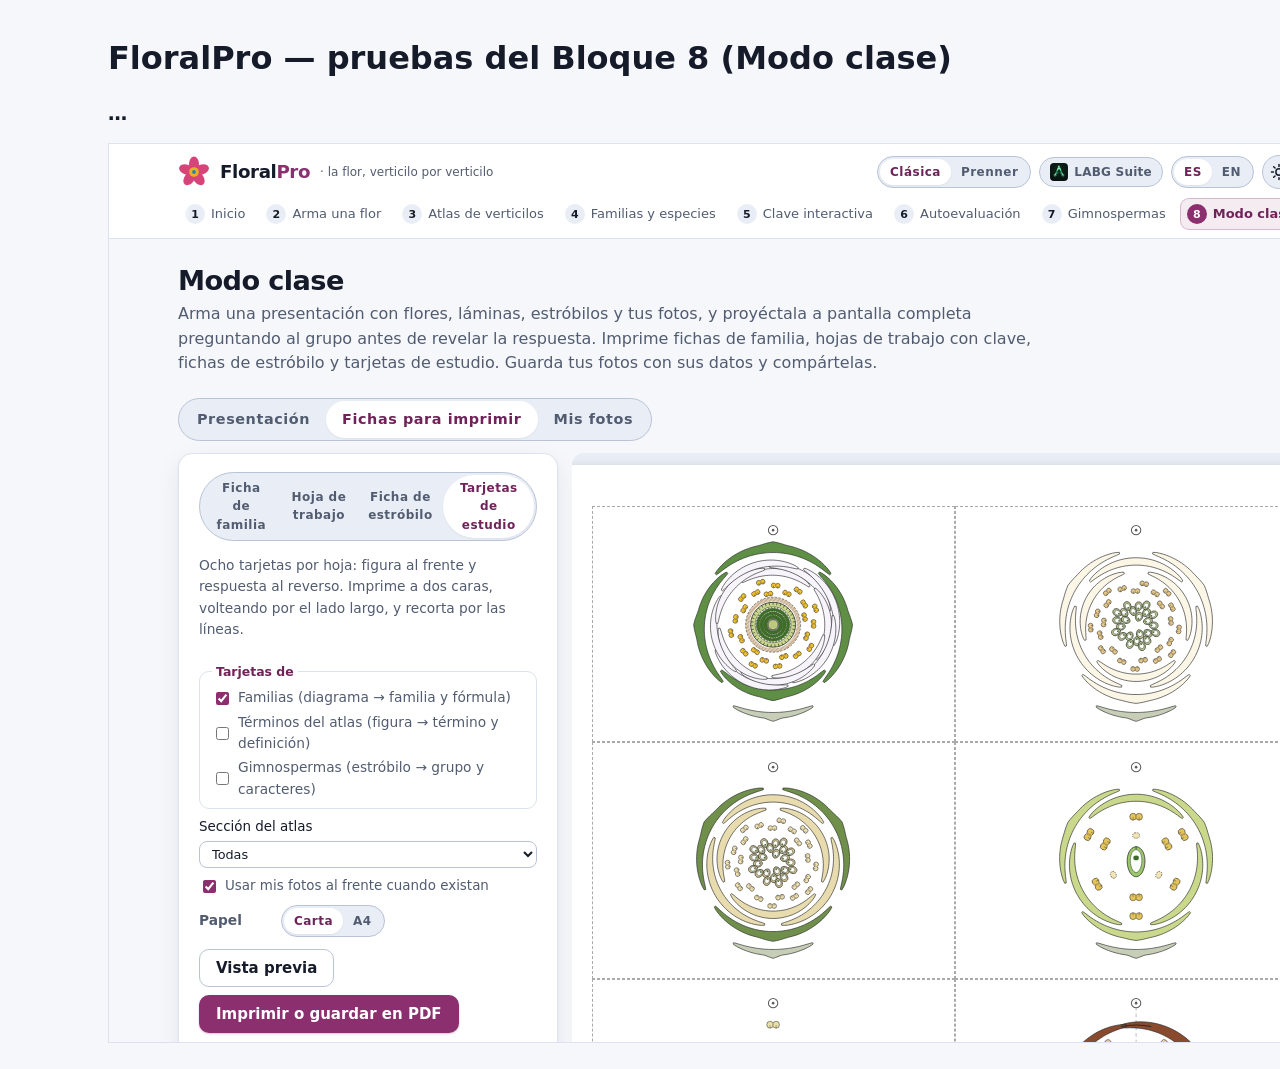
<file: tests/block8.html>
<!DOCTYPE html>
<html lang="es">
<head>
<meta charset="UTF-8">
<title>FloralPro — pruebas del Bloque 8</title>
<link rel="stylesheet" href="../css/labg-base.css">
<link rel="stylesheet" href="../css/style.css">
<style>
  body { padding: 18px; max-width: 1100px; margin: 0 auto; }
  .sum { font-size: 1.2rem; font-weight: 700; margin: 8px 0 14px; }
  .ok { color: var(--success); } .bad { color: var(--danger); }
  table { width: 100%; border-collapse: collapse; font-size: .82rem; }
  td { border-bottom: 1px solid var(--border); padding: 3px 6px; vertical-align: top; }
  td.r { width: 26px; text-align: center; font-weight: 700; }
  h2 { font-size: 1rem; margin: 18px 0 4px; }
  iframe { width: 1300px; height: 900px; border: 1px solid var(--border); }
  .note { font-size: .8rem; color: var(--text-muted); }
</style>
</head>
<body>
<h1>FloralPro — pruebas del Bloque 8 (Modo clase)</h1>
<div class="sum" id="sum">…</div>
<div id="out"></div>
<iframe id="app" src="../index.html#b8"></iframe>
<script>
const results = [];
let section = '';
const sec = n => { section = n; };
function ok(c, name, detail) { results.push({ section, pass: !!c, name, detail: detail || '' }); }
function esc(s) { return String(s).replace(/&/g, '&amp;').replace(/</g, '&lt;'); }
const wait = ms => new Promise(r => setTimeout(r, ms));
document.getElementById('app').addEventListener('load', () => setTimeout(run, 800));

async function run() {
  const W = document.getElementById('app').contentWindow, D = W.document;
  const KEEP = ['floralpro:talks', 'floralpro:lang', 'floralpro:plDark'];
  const kept = {}; KEEP.forEach(k => { kept[k] = W.localStorage.getItem(k); });
  const added = [];
  try { await tests(W, D, added); } catch (e) { ok(false, 'Error: ' + e.message, esc(e.stack || '')); }
  finally {
    try { if (W.B8.S.play) W.B8.closePlayer(); } catch (e) { /* ignore */ }
    for (const id of added) { try { await W.Photos.remove(id); } catch (e) { /* ignore */ } }
    KEEP.forEach(k => { if (kept[k] == null) W.localStorage.removeItem(k); else W.localStorage.setItem(k, kept[k]); });
  }
  report();
}
/* a small made-up photo drawn on a canvas */
async function fakePhoto(W, name, w, h) {
  const cv = W.document.createElement('canvas'); cv.width = w || 2400; cv.height = h || 1800;
  const x = cv.getContext('2d'); x.fillStyle = '#6a8a4a'; x.fillRect(0, 0, cv.width, cv.height);
  x.fillStyle = '#e0a0c8'; x.beginPath(); x.arc(cv.width / 2, cv.height / 2, cv.height / 4, 0, 7); x.fill();
  x.fillStyle = '#' + Math.floor(Math.random() * 0xffffff).toString(16).padStart(6, '0'); x.fillRect(10, 10, 60, 60);
  const b = await new Promise(r => cv.toBlob(r, 'image/jpeg', 0.9));
  return new W.File([b], name || 'foto.jpg', { type: 'image/jpeg' });
}

async function tests(W, D, added) {
  const { B8, Photos, FAMILIES, Fam, GYMNO, ATLAS, I18N, QUIZ } = W;
  const $ = s => D.querySelector(s), $$ = s => [...D.querySelectorAll(s)];
  const vis = n => n && W.getComputedStyle(n).display !== 'none';
  const click = n => n && n.dispatchEvent(new W.MouseEvent('click', { bubbles: true }));
  const key = k => D.dispatchEvent(new W.KeyboardEvent('keydown', { key: k, bubbles: true }));
  if (I18N.lang !== 'es') I18N.set('es');
  W.goStep(8);
  await Photos.ready;

  sec('1. Presentaciones');
  ok($('#panel-8').classList.contains('active') && !$('.step-btn[data-step="8"] .soon') && vis($('#p8Class')), 'El bloque 8 está listo y abre en la presentación');
  B8.act('new');
  const t = B8.S.talks[B8.S.cur];
  t.title = 'Prueba de clase';
  t.slides.push(
    { k: 'flower', ref: { fam: 'liliaceae', fi: 0 }, mode: 'fam' },
    { k: 'flower', ref: { fam: 'solanaceae', fi: 0 }, mode: 'formula' },
    { k: 'flower', ref: { fam: 'fabaceae', fi: 0 }, mode: 'diagram' },
    { k: 'plate', id: 'plac-parietal', mode: 'term' },
    { k: 'strob', id: 'pinus-f', stage: 'mat', mode: 'group' },
    { k: 'cmp', a: { fam: 'liliaceae', fi: 0 }, b: { fam: 'amaryllidaceae', fi: 0 }, mode: 'show' },
    { k: 'text', title: 'Monocotiledóneas', body: 'Flores trímeras\nHojas de nervación paralela', mode: 'show' });
  B8.showTab('class');
  ok($$('#p8List li').length === 7 && /Liliaceae/.test($('#p8List').textContent) && /Parietal/.test($('#p8List').textContent), 'La lista muestra las 7 diapositivas con sus nombres');
  /* adding with the form */
  click($('#p8Kinds button[data-k="flower"]'));
  $('#p8Fam').value = 'cactaceae'; $('#p8Fam').dispatchEvent(new W.Event('change', { bubbles: true }));
  $('#p8Mode').value = 'fam';
  click($('[data-p8="add"]'));
  ok(B8.S.talks[B8.S.cur].slides.length === 8 && B8.S.talks[B8.S.cur].slides[7].ref.fam === 'cactaceae' && B8.S.talks[B8.S.cur].slides[7].mode === 'fam', 'El formulario añade una flor con su modo (Cactaceae, preguntar la familia)');
  click($('#p8Kinds button[data-k="plate"]'));
  const nPl = ATLAS.PLATES.filter(p => p.sec === $('#p8Sec').value).length;
  click($('[data-p8="addsec"]'));
  ok(B8.S.talks[B8.S.cur].slides.length === 8 + nPl, `«Añadir toda la sección» añade sus ${nPl} láminas`);
  B8.S.talks[B8.S.cur].slides.splice(8, nPl);
  const round = B8.genRound(8, 'basic', 'fam');
  ok(round.length === 8 && new Set(round.map(s => s.ref.fam)).size === 8 && round.every(s => s.mode === 'fam' && Fam.allFlowers(Fam.byId(s.ref.fam))[s.ref.fi]), 'Una ronda de 8 flores al azar, de 8 familias distintas, preguntando la familia');
  B8.showTab('class');
  click($('#p8List [data-mv="1"][data-i="0"]'));
  ok(B8.S.talks[B8.S.cur].slides[1].ref.fam === 'liliaceae' && B8.S.talks[B8.S.cur].slides[0].ref.fam === 'solanaceae', 'Las flechas cambian el orden');
  click($('#p8List [data-mv="-1"][data-i="1"]'));
  const sel = $('#p8List .p8-mode[data-i="1"]'); sel.value = 'show'; sel.dispatchEvent(new W.Event('change', { bubbles: true }));
  ok(B8.S.talks[B8.S.cur].slides[1].mode === 'show', 'El modo de cada diapositiva se cambia en la lista');
  sel.value = 'formula'; sel.dispatchEvent(new W.Event('change', { bubbles: true }));
  const saved = JSON.parse(W.localStorage.getItem('floralpro:talks'));
  ok(saved && saved.some(x => x.title === 'Prueba de clase' && x.slides.length === 8), 'Las presentaciones se guardan en el navegador');
  const link = B8.b64u(JSON.stringify({ title: 'Recibida por enlace', slides: t.slides }));
  ok(JSON.parse(B8.unb64u(link)).slides.length === 8 && B8.validTalk(JSON.parse(B8.unb64u(link))) && !B8.validTalk({ title: 'x', slides: [{ k: 'raro' }] }), 'El enlace guarda la presentación completa y se rechaza lo que no es una presentación');
  const before = B8.S.talks.length;
  W.location.hash = '#b8&p=' + link;
  await wait(200);
  ok(B8.S.talks.length === before + 1 && B8.S.talks[0].title === 'Recibida por enlace' && B8.S.talks[0].slides.length === 8 && W.location.hash === '#b8', 'Abrir un enlace #b8&p=… añade la presentación recibida');
  W.location.hash = '#b8&p=' + link; await wait(200);
  ok(B8.S.talks.length === before + 1, 'Abrir dos veces el mismo enlace no la duplica');
  B8.S.talks.shift(); B8.S.cur = B8.S.talks.findIndex(x => x.title === 'Prueba de clase');

  sec('2. Proyectar');
  B8.play(0);
  const P = $('#p8Player');
  ok(P && W.getComputedStyle(P).position === 'fixed' && D.body.classList.contains('playing'), 'Presentar abre el proyector sobre toda la pantalla');
  ok(/familia/.test($('.pl-t').textContent) && !/Liliaceae/.test($('.pl-t').textContent) && $('.pl-3d svg') && $('.pl-paper svg.fdiagram') && /1 \/ 8/.test($('.pl-n').textContent), 'Diapositiva 1: pregunta la familia y oculta el nombre; flor en 3D, diagrama y corte');
  key('ArrowRight');
  ok(/Liliaceae/.test($('.pl-t').textContent) && B8.S.play.i === 0 && B8.S.play.rev, '→ revela la respuesta sin avanzar');
  key(' ');
  ok(B8.S.play.i === 1 && $('.pl-hide .pl-formula') && !$('.pl-hide.shown'), 'La barra espaciadora avanza; la diapositiva 2 oculta la fórmula');
  key('r');
  ok($('.pl-hide.shown .pl-formula'), 'R revela la fórmula');
  key('ArrowRight');
  ok(B8.S.play.i === 2 && $('.pl-hide.pl-hfig .pl-3d') && $('.pl-formula') && !$('.pl-hide .pl-formula'), 'Diapositiva 3: muestra la fórmula y oculta el diagrama y la flor');
  key('ArrowRight'); key('ArrowRight');
  const plateHasArt = $$('.pl-plate .pl-paper').length;
  ok(B8.S.play.i === 3 && /Cómo se llama/.test($('.pl-t').textContent) && plateHasArt >= 1 && $('.pl-hide .pl-def'), 'Lámina: pregunta el término y oculta la definición');
  key('ArrowRight'); key('ArrowRight');
  ok(B8.S.play.i === 4 && $('.pl-3d svg.c3d') && $('.pl-paper svg.cfig') && /grupo/.test($('.pl-t').textContent), 'Estróbilo: pregunta el grupo, con el cono en 3D y el corte');
  key('ArrowRight'); key('ArrowRight');
  ok(B8.S.play.i === 5 && $$('.pl-side').length === 2 && $$('.pl-side .pl-3d svg').length === 2, 'Comparación: dos flores lado a lado');
  key('ArrowRight');
  ok(B8.S.play.i === 6 && /Monocotiledóneas/.test($('.pl-text h2').textContent) && $$('.pl-text p').length === 2, 'Diapositiva de texto con dos párrafos');
  key('ArrowLeft');
  ok(B8.S.play.i === 5, '← regresa');
  key('b');
  ok(P.classList.contains('blank'), 'B oscurece la pantalla');
  key('b');
  key('End');
  ok(B8.S.play.i === 7 && /familia/.test($('.pl-t').textContent), 'Fin lleva a la última diapositiva');
  click($('[data-pl="exit"]'));
  ok(!$('#p8Player') && !D.body.classList.contains('playing'), '«Salir» cierra el proyector');
  B8.play(3);
  ok(B8.S.play.i === 3, '«Presentar desde aquí» empieza en la diapositiva elegida');
  key('Escape');
  ok(!$('#p8Player'), 'Esc sale del proyector');

  sec('3. Fichas para imprimir');
  B8.showTab('print');
  ok($$('#p8PK button').length === 4 && $$('#p8Print input[name="p8pf"]').length === FAMILIES.length, 'Cuatro tipos de ficha; las 82 familias para elegir');
  $$('#p8Print input[name="p8pf"]').forEach(i => { i.checked = ['liliaceae', 'cactaceae'].includes(i.value); });
  B8.preview();
  let pages = $$('#p8Pages .pp-page');
  ok(pages.length === 2 && /Liliaceae/.test(pages[0].textContent) && pages[0].querySelectorAll('svg').length >= 3 && pages[0].querySelector('.pp-formula .ff') && pages[0].querySelector('.pp-tab') && /Caracteres distintivos/.test(pages[0].textContent), 'Ficha de familia: una hoja por familia con 3D, diagrama, corte, fórmula, caracteres y especies');
  $('#p8BothConv').checked = true; B8.preview();
  ok($$('#p8Pages .pp-page')[0].querySelectorAll('.pp-formula .ff').length === 2, 'Opción: fórmula en las dos convenciones');
  click($('#p8Paper button[data-v="a4"]'));
  ok($('#p8Pages .pp-page.pp-a4'), 'Papel A4');
  click($('#p8Paper button[data-v="letter"]'));
  const done = B8.preparePrint();
  ok(D.body.classList.contains('printing') && $$('#printArea .pp-page').length === 2 && /size: 216mm 279mm/.test($('#p8PageStyle').textContent), 'Al imprimir, las hojas pasan a un área propia con tamaño carta');
  done();
  ok(!D.body.classList.contains('printing') && !$('#printArea').innerHTML, 'Después de imprimir, la página vuelve a la normalidad');
  click($('#p8PK button[data-pk="work"]'));
  $('#p8WN').value = '8';
  $$('#p8Print input[name="p8wx"]').forEach(i => { i.checked = true; });
  B8.preview();
  pages = $$('#p8Pages .pp-page');
  const exs = $$('#p8Pages .pp-ex'), keyItems = $$('#p8Pages .pp-key > li');
  ok(exs.length === 8 && keyItems.length === 8 && /Clave de respuestas/.test(pages[pages.length - 1].textContent) && /Nombre/.test(pages[0].textContent), 'Hoja de trabajo: 8 ejercicios con su clave aparte y campos para nombre y grupo');
  ok($$('#p8Pages .pp-blank').length === 2 && exs.some(e => /1\. ______/.test(e.textContent)) && /1\. /.test(keyItems.map(k => k.textContent).join(' ')), 'Plantilla en blanco para dibujar el diagrama y partes numeradas con su respuesta en la clave');
  const k1 = keyItems.map(k => k.textContent).join('|');
  B8.preview();
  ok($$('#p8Pages .pp-key > li').map(k => k.textContent).join('|') === k1, 'La misma variante da las mismas flores');
  click($('[data-p8="reseed"]'));
  ok($$('#p8Pages .pp-key > li').map(k => k.textContent).join('|') !== k1 && $('#p8WN').value === '8', '«Otra variante» cambia las flores y conserva las opciones');
  click($('#p8PK button[data-pk="strob"]'));
  $$('#p8Print input[name="p8px"]').forEach(i => { i.checked = ['pinus', 'taxus'].includes(i.value); });
  B8.preview();
  pages = $$('#p8Pages .pp-page');
  ok(pages.length === 2 && /Pinus pseudostrobus/.test(pages[0].textContent) && pages[0].querySelectorAll('svg.cfig').length >= 3 && pages[0].querySelectorAll('.pp-kv').length === 2, 'Ficha de estróbilo: vistas y dos tablas de caracteres (femenino y masculino)');
  click($('#p8PK button[data-pk="cards"]'));
  $$('#p8Print input[name="p8cs"]').forEach(i => { i.checked = i.value === 'fam'; });
  B8.preview();
  pages = $$('#p8Pages .pp-page');
  const nCardPages = Math.ceil(FAMILIES.length / 8) * 2;
  const front = pages[0].querySelectorAll('.pp-card'), back = pages[1].querySelectorAll('.pp-card');
  ok(pages.length === nCardPages && front.length === 8 && back.length === 8, `Tarjetas: ${FAMILIES.length} familias en ${nCardPages} hojas (frentes y reversos)`);
  ok(/Nymphaeaceae/.test(back[1].textContent) && /Magnoliaceae/.test(back[0].textContent), 'El reverso va en espejo: detrás de la primera tarjeta queda su respuesta al voltear por el lado largo');

  sec('4. Mis fotos');
  const f1 = await fakePhoto(W, 'lirio.jpg', 2400, 1800);
  const r1 = await Photos.add([f1], { fam: 'liliaceae', sp: 'Lilium longiflorum', plate: 'plac-axile', author: 'Prueba', lic: 'CC BY 4.0' });
  r1.added.forEach(p => added.push(p.id));
  const p1 = r1.added[0];
  const mx = Photos.S.ls ? 1000 : 1600;
  ok(p1 && p1.w === mx && p1.h === mx * 0.75 && /^data:image\/jpeg/.test(p1.src) && p1.th && p1.th.length < p1.src.length, `Una foto de 2400 × 1800 se reduce a ${mx} × ${mx * 0.75}, con miniatura (${Photos.S.db ? 'IndexedDB' : Photos.S.ls ? 'almacenamiento local, por abrirse como archivo' : 'memoria'})`);
  if (Photos.S.ls) ok(JSON.parse(W.localStorage.getItem('floralpro:photos')).some(p => p.id === p1.id), 'Sin IndexedDB, la foto queda en el almacenamiento local del navegador');
  const r2 = await Photos.add([f1]);
  ok(r2.added.length === 0, 'La misma foto no se guarda dos veces');
  const bad = await Photos.add([new W.File(['hola'], 'nota.txt', { type: 'text/plain' })]);
  ok(bad.added.length === 0 && bad.bad.includes('nota.txt'), 'Un archivo que no es imagen se rechaza con su nombre');
  ok(Photos.forFamily('liliaceae').some(p => p.id === p1.id) && Photos.forPlate('plac-axile').length === 1 && Photos.forSpecies('Lilium longiflorum').length === 1, 'Se encuentra por familia, especie y lámina');
  await Photos.update(p1.id, { cap: 'Flor de azucena', place: 'Texcoco' });
  ok(Photos.byId(p1.id).cap === 'Flor de azucena' && /Prueba · CC BY 4.0/.test(Photos.credit(Photos.byId(p1.id))), 'Se editan pie, lugar y créditos');
  const pkg = Photos.packageText([p1.id]);
  ok(/^\/\* FloralPro/.test(pkg) && /window\.FLORALPRO_PHOTOS = \{/.test(pkg) && JSON.parse(pkg.slice(pkg.indexOf('{'), pkg.lastIndexOf('}') + 1)).photos.length === 1, 'El paquete es un archivo fotos.js que la app puede cargar');
  const imp = await Photos.importText(pkg);
  ok(imp.added === 0 && imp.dup === 1, 'Importar un paquete no duplica las fotos que ya están');
  let err = null; try { await Photos.importText('no es un paquete'); } catch (e) { err = e; }
  ok(err, 'Un archivo que no es paquete se rechaza');
  B8.S.phSel = p1.id; B8.showTab('photos');
  ok($$('#p8PhGrid .p8-ph').length >= 1 && $('#p8PhFam').value === 'liliaceae' && $('#p8PhSp').value === 'Lilium longiflorum' && $('#p8PhCap').value === 'Flor de azucena', 'La pestaña muestra la foto y su ficha para editar');
  $('#p8PhCap').value = 'Azucena en flor';
  click($('[data-p8="phsave"]'));
  await wait(150);
  ok(Photos.byId(p1.id).cap === 'Azucena en flor', '«Guardar» actualiza la foto');
  /* the photo in the other blocks */
  W.B4.openFamily('liliaceae');
  await wait(100);
  ok(vis($('#b4Ph')) && $('#b4Ph .ph-th img'), 'Bloque 4: la ficha de Liliaceae muestra la foto');
  click($('#b4Ph .ph-th'));
  ok($('.ph-dlg') && $('.ph-dlg').open && /Azucena en flor/.test($('.ph-dlg figcaption').textContent) && /CC BY 4.0/.test($('.ph-dlg figcaption').textContent), 'Al hacer clic se abre en grande con pie y créditos');
  $('.ph-dlg').close();
  W.B3.openPlate('plac-axile');
  ok($('#b3DlgText .ph-strip'), 'Bloque 3: la lámina de placentación axilar muestra la foto que la ilustra');
  $('#b3Dlg').close();
  const f2 = await fakePhoto(W, 'pino.jpg', 900, 1200);
  const r3 = await Photos.add([f2], { gym: 'pinus', sp: 'Pinus pseudostrobus' });
  r3.added.forEach(p => added.push(p.id));
  W.B7.goExample('pinus', 'f', 'mat');
  await wait(100);
  ok(vis($('#g7Ph')) && $('#g7Ph .ph-th'), 'Bloque 7: el ejemplo del pino muestra su foto');
  W.goStep(8);
  B8.S.talks[B8.S.cur].slides.push({ k: 'photo', id: p1.id, mode: 'fam' });
  B8.play(B8.S.talks[B8.S.cur].slides.length - 1);
  ok($('.pl-photo img') && $('.pl-hide figcaption') && !/Lilium/.test($('.pl-t').textContent), 'Diapositiva de foto: pregunta qué es y oculta el pie');
  key('ArrowRight');
  ok(/Lilium longiflorum/.test($('.pl-t').textContent) && $('.pl-hide.shown'), 'Al revelar aparecen la especie y el pie');
  B8.closePlayer();
  B8.showTab('print');
  click($('#p8PK button[data-pk="fam"]'));
  $$('#p8Print input[name="p8pf"]').forEach(i => { i.checked = i.value === 'liliaceae'; });
  B8.preview();
  ok($('#p8Pages .pp-photos img'), 'La ficha de familia impresa incluye la foto');
  click($('#p8PK button[data-pk="cards"]'));
  $$('#p8Print input[name="p8cs"]').forEach(i => { i.checked = i.value === 'fam'; });
  B8.preview();
  ok($$('#p8Pages .pp-cimg').length >= 1, 'Las tarjetas usan la foto al frente cuando existe');

  sec('5. Acerca de, idioma y teléfono');
  click($('#aboutBtn'));
  ok($('#aboutDlg').open && /Barrera-Guzmán/.test($('#aboutCite').textContent) && /1\.0\.0/.test($('#aboutCite').textContent), '«Acerca de» muestra la versión y cómo citar la app');
  $('#aboutDlg').close();
  I18N.set('en');
  B8.showTab('class');
  ok(/Slides/.test($('#p8Class').textContent) && /Present/.test($('[data-p8="play"]').textContent), 'En inglés');
  B8.showTab('print');
  ok(/Family sheet/.test($('#p8PK').textContent), 'Las fichas también en inglés');
  I18N.set('es');
  for (const tab of ['class', 'print', 'photos']) {
    const fr = document.createElement('iframe');
    fr.style.cssText = 'width:390px;height:800px';
    document.body.appendChild(fr);
    fr.src = '../index.html?w=' + tab + '#b8';
    await new Promise(r => { fr.onload = r; });
    await wait(500);
    fr.contentWindow.B8.showTab(tab);
    await wait(200);
    const M = fr.contentWindow.document;
    const o = M.documentElement.scrollWidth - M.documentElement.clientWidth;
    ok(o <= 0, `Sin desbordamiento horizontal a 390 px (pestaña ${tab})`, o > 0 ? o + ' px' : '');
    fr.remove();
  }
}

function report() {
  const bad = results.filter(r => !r.pass), n = results.length;
  const sum = document.getElementById('sum');
  sum.innerHTML = bad.length ? `<span class="bad">${bad.length} de ${n} pruebas fallan</span>` : `<span class="ok">Las ${n} pruebas pasan</span>`;
  sum.dataset.pass = n - bad.length; sum.dataset.fail = bad.length;
  let h = '', cur = null;
  results.forEach(r => {
    if (r.section !== cur) { if (cur !== null) h += '</table>'; h += `<h2>${r.section}</h2><table>`; cur = r.section; }
    h += `<tr><td class="r ${r.pass ? 'ok' : 'bad'}">${r.pass ? '✓' : '✗'}</td><td>${r.name}${r.detail ? `<div class="note">${r.detail}</div>` : ''}</td></tr>`;
  });
  document.getElementById('out').innerHTML = h + '</table>';
}
</script>
</body>
</html>
</file>
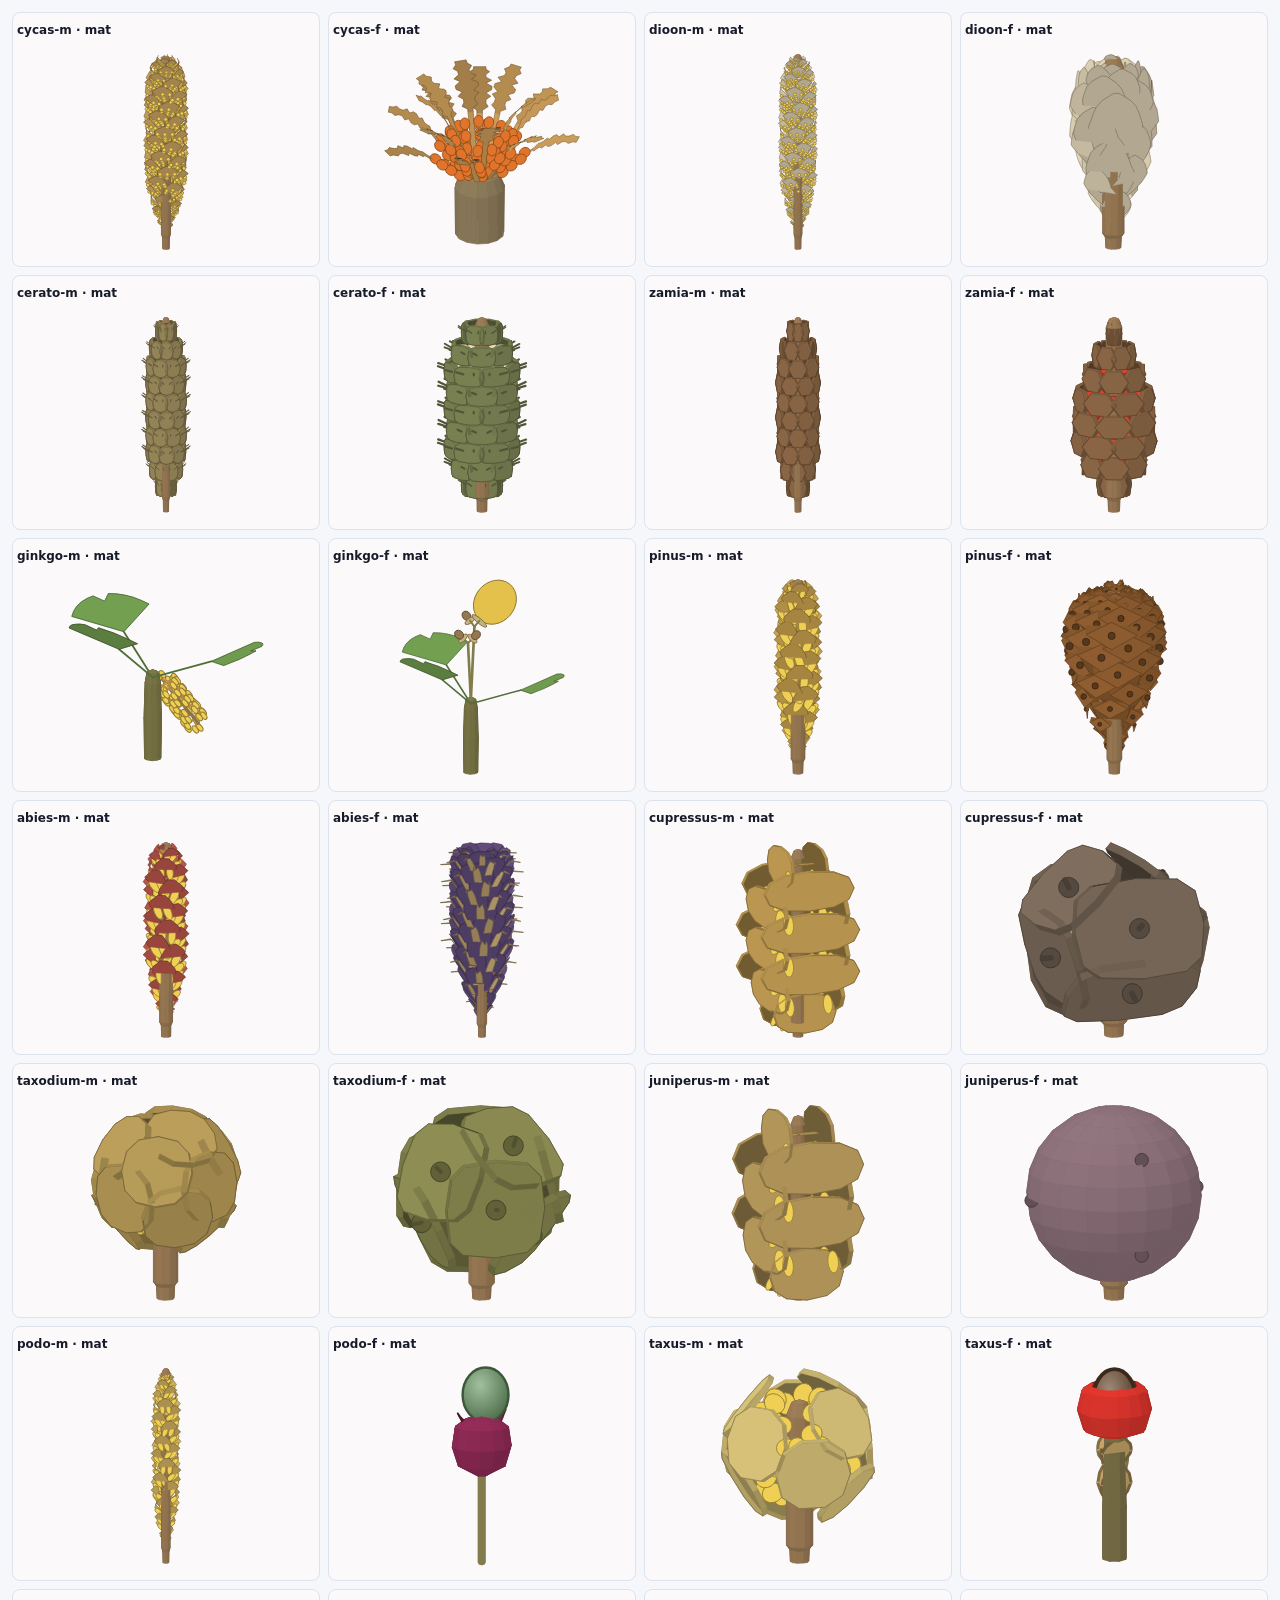
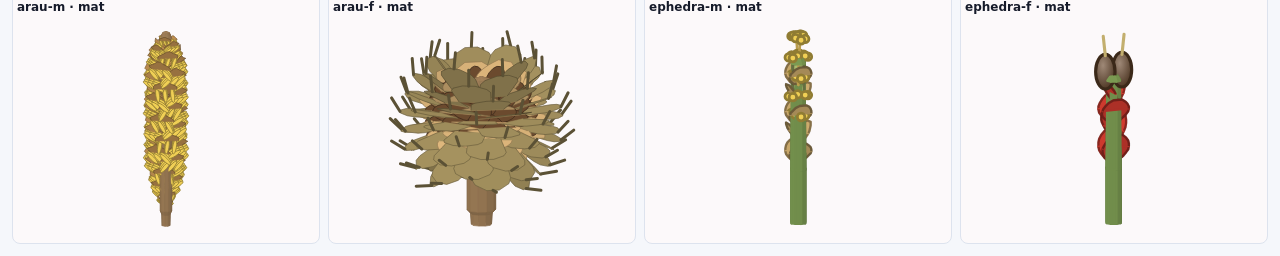
<file: tests/cone-gallery.html>
<!DOCTYPE html>
<html lang="es">
<head>
<meta charset="UTF-8">
<title>FloralPro — galería de estróbilos</title>
<link rel="stylesheet" href="../css/labg-base.css">
<link rel="stylesheet" href="../css/style.css">
<style>
  body { padding: 12px; }
  .g { display: grid; grid-template-columns: repeat(var(--cols, 4), 1fr); gap: 8px; }
  .c { border: 1px solid var(--border); border-radius: 8px; background: #fcf9fa; padding: 4px; }
  .c .fig { height: var(--h, 220px); display: flex; align-items: center; justify-content: center; }
  .c .fig svg { max-width: 100%; max-height: 100%; }
  .c b { font-size: .75rem; }
</style>
</head>
<body>
<div class="g" id="g"></div>
<script src="../js/i18n.js"></script>
<script src="../js/core.js"></script>
<script src="../js/flower3d.js"></script>
<script src="../js/gymno.js"></script>
<script src="../js/cone.js"></script>
<script src="../js/cone3d.js"></script>
<script src="../js/conefig.js"></script>
<script>
  /* ?ids=pinus-f,abies-f&stage=pol&open=0.5&view=3d|diagram|section|unit&cols=4&h=220&az=&el= */
  const qs = new URLSearchParams(location.search);
  const ids = qs.get('ids') ? qs.get('ids').split(',') : GYMNO.STROBILI.map(s => s.id);
  const stage = qs.get('stage') || 'mat', open = +(qs.get('open') || 0), view = qs.get('view') || '3d';
  document.body.style.setProperty('--cols', qs.get('cols') || 4);
  document.body.style.setProperty('--h', (qs.get('h') || 220) + 'px');
  const o = { stage, open };
  if (qs.get('az')) o.az = +qs.get('az');
  if (qs.get('el')) o.el = +qs.get('el');
  document.getElementById('g').innerHTML = ids.map(id => {
    const m = GYMNO.byId(id);
    let svg = '';
    try {
      if (view === '3d') svg = Cone3D.staticSVG(m, o);
      else if (window.ConeFig) svg = ConeFig[view](m, { stage, labels: qs.get('labels') !== '0' });
    } catch (e) { svg = '<pre style="color:red;font-size:10px">' + e.stack + '</pre>'; }
    return `<div class="c"><b>${id} · ${stage}</b><div class="fig">${svg}</div></div>`;
  }).join('');
</script>
</body>
</html>
</file>
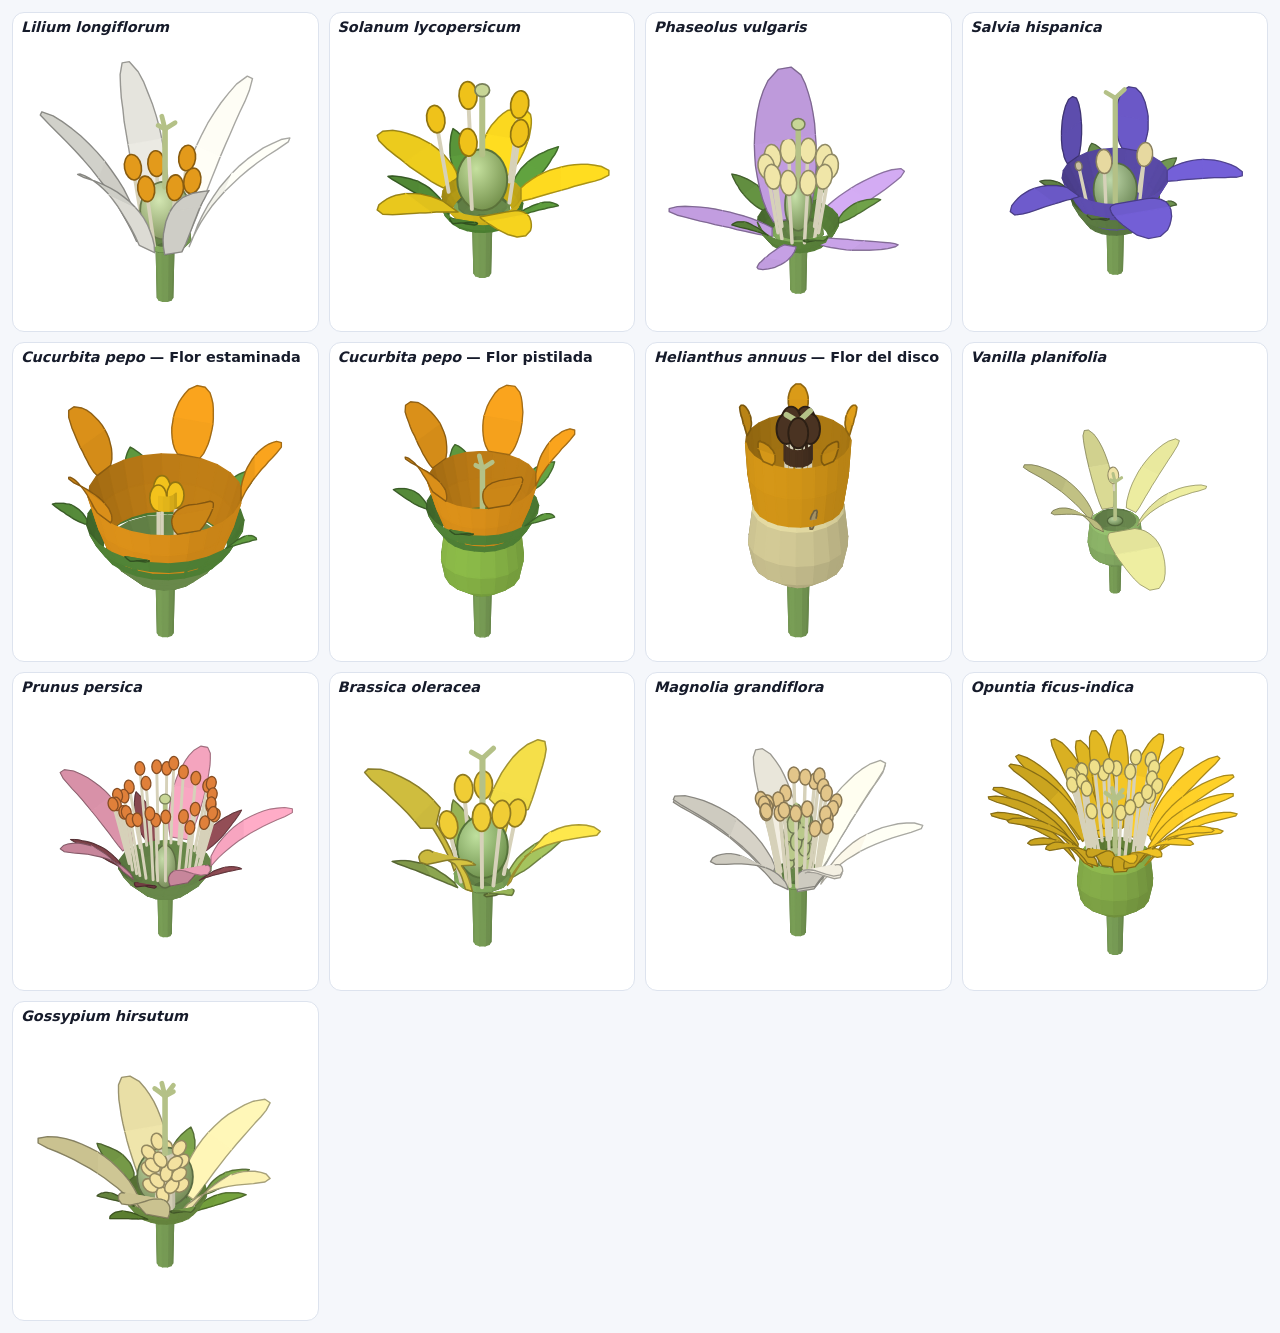
<file: tests/f3d.html>
<!DOCTYPE html>
<html lang="es">
<head>
<meta charset="UTF-8">
<title>FloralPro — prueba de la flor 3D</title>
<link rel="stylesheet" href="../css/labg-base.css">
<link rel="stylesheet" href="../css/style.css">
<style>
  body { padding: 12px; }
  .gal { display: grid; grid-template-columns: repeat(auto-fill, minmax(300px, 1fr)); gap: 10px; }
  .gcard { background: var(--card-bg); border: 1px solid var(--border); border-radius: 12px; padding: 6px 8px; }
  .gcard h3 { margin: 0; font-size: .9rem; }
</style>
</head>
<body>
<div class="gal" id="gal"></div>
<script src="../js/i18n.js"></script>
<script src="../js/model.js"></script>
<script src="../js/formula.js"></script>
<script src="../js/diagram.js"></script>
<script src="../js/flower3d.js"></script>
<script src="../js/specimens.js"></script>
<script>
  const qs = new URLSearchParams(location.search);
  const ex = +(qs.get('ex') || 0), only = qs.get('only'), colors = qs.get('colors') || 'natural';
  const az = +(qs.get('az') || -18), el = +(qs.get('el') || 32);
  const gal = document.getElementById('gal');
  for (const sp of SPECIMENS) for (const fl of sp.flowers) {
    if (only && !only.split(',').includes(sp.id)) continue;
    const d = document.createElement('div'); d.className = 'gcard';
    d.innerHTML = `<h3><i>${sp.sci}</i> ${fl.label ? '— ' + fl.label.es : ''}</h3><div class="st"></div>`;
    gal.appendChild(d);
    Flower3D.mount(d.querySelector('.st'), fl.m, { explode: ex, colors, az, el, height: ex > 0 ? 420 : 300 });
  }
</script>
</body>
</html>
</file>
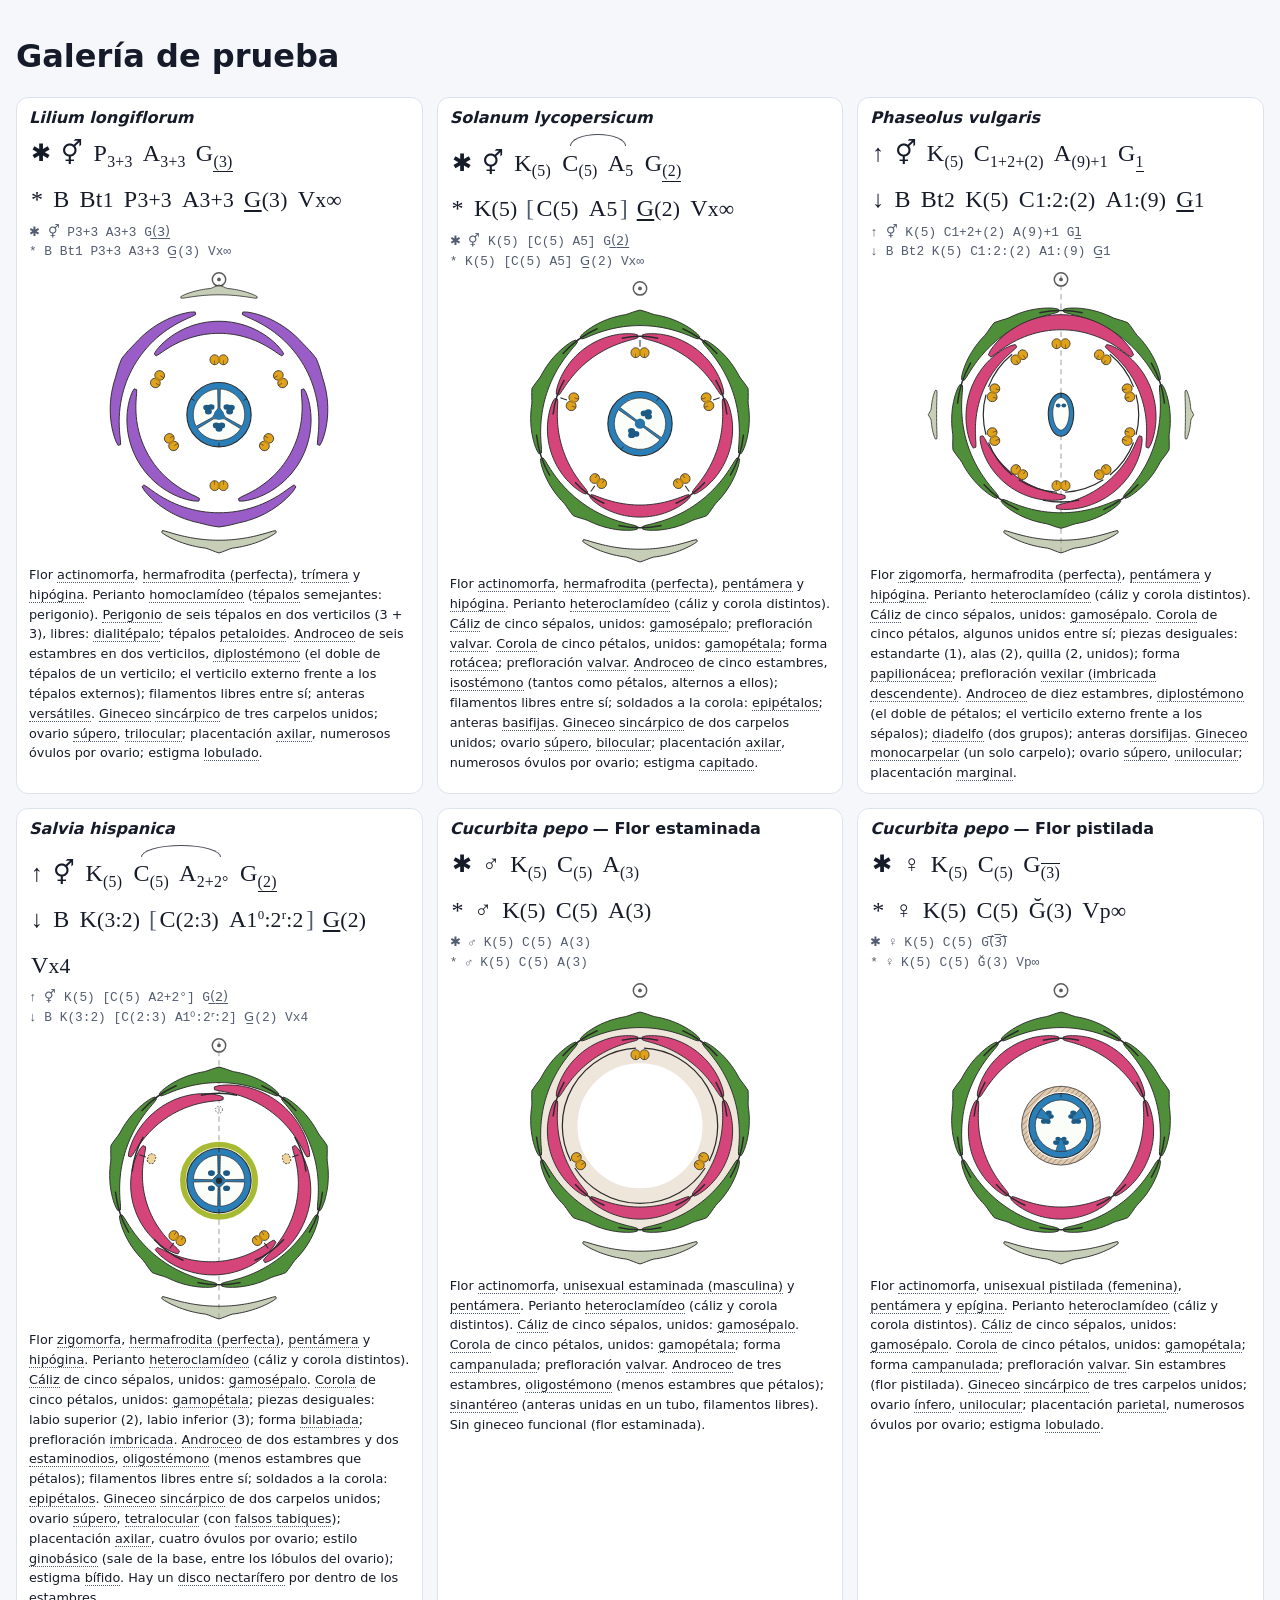
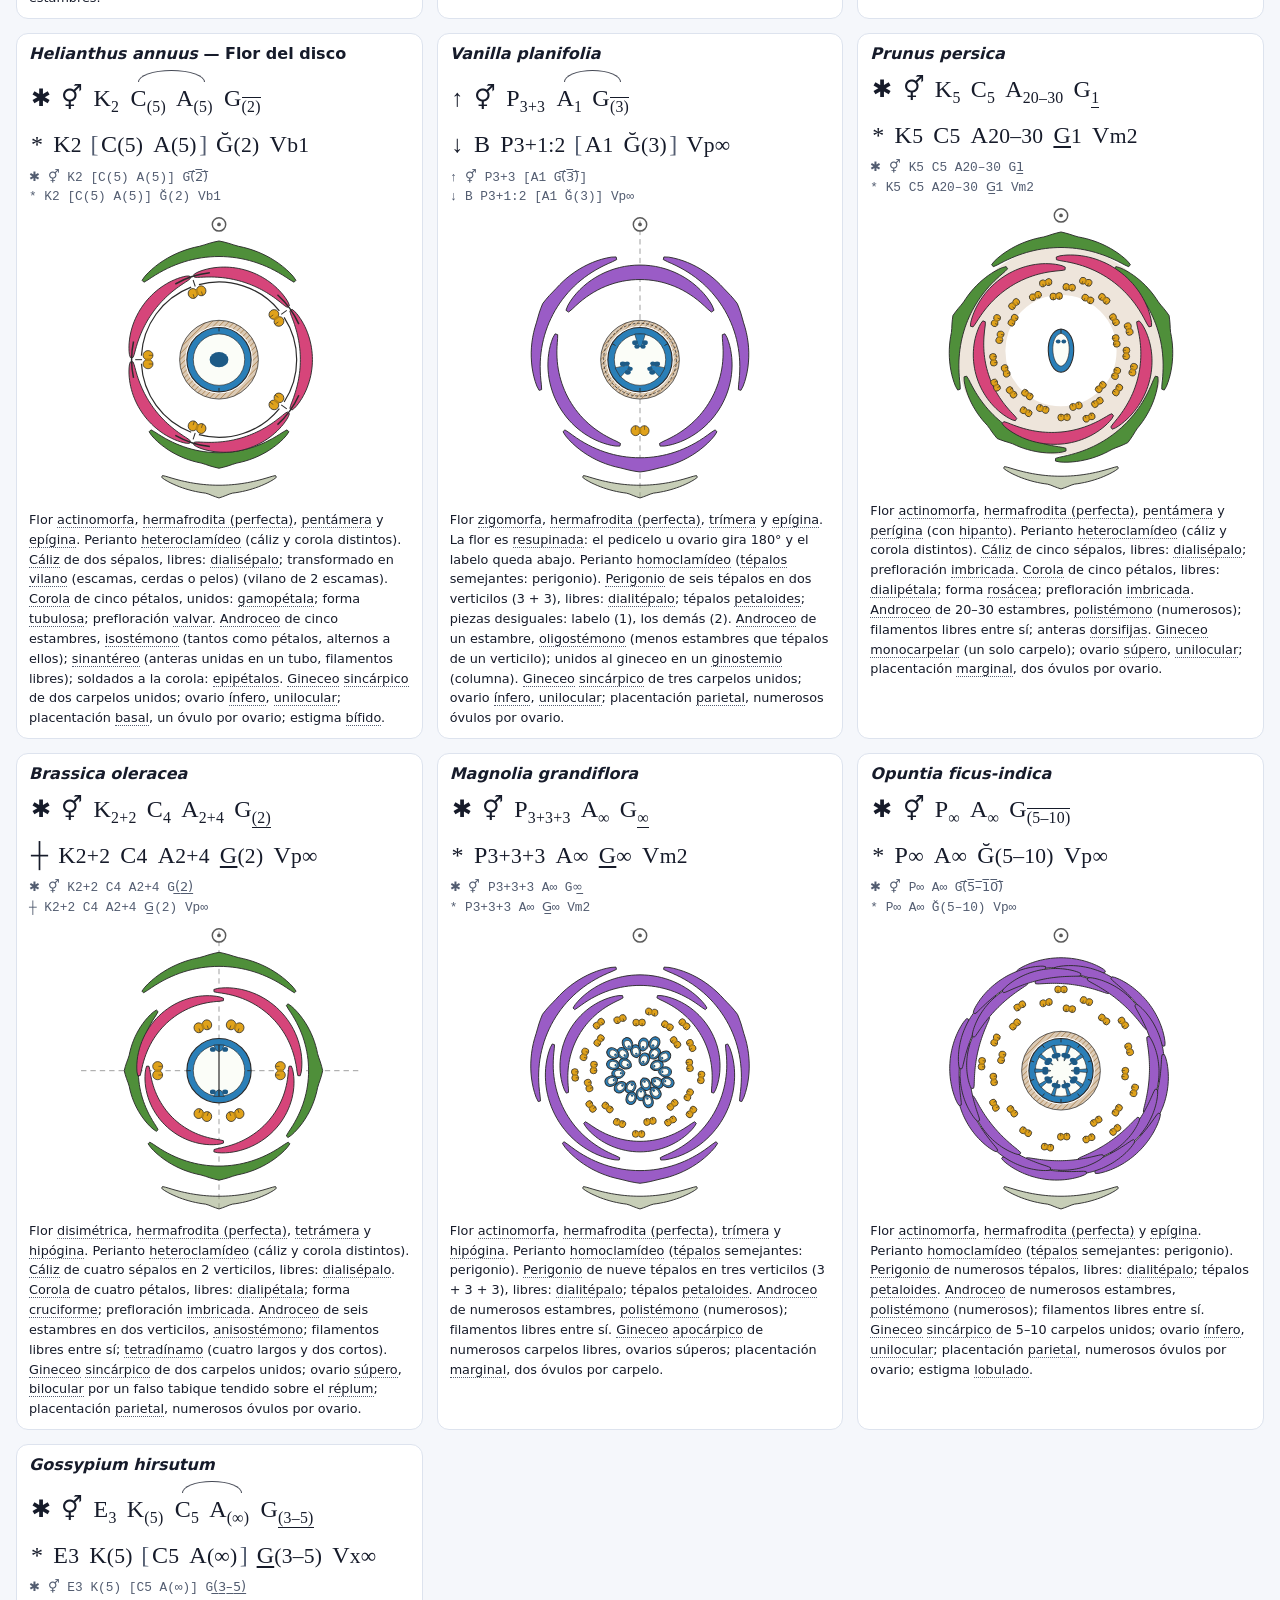
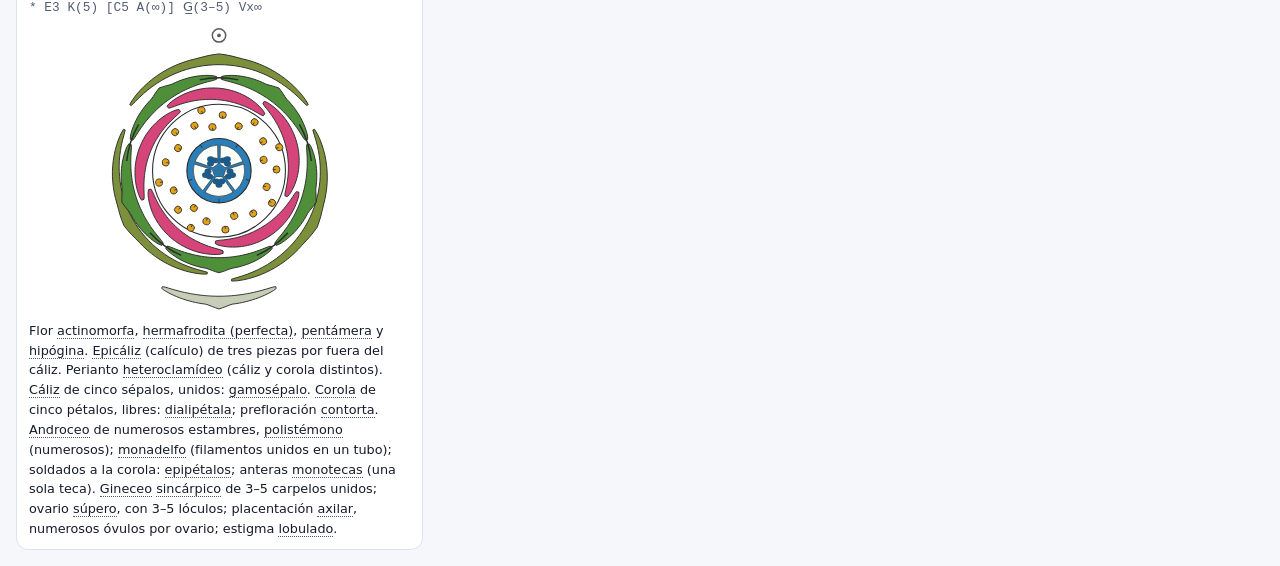
<file: tests/gallery.html>
<!DOCTYPE html>
<html lang="es">
<head>
<meta charset="UTF-8">
<title>FloralPro — galería de prueba del motor</title>
<link rel="stylesheet" href="../css/labg-base.css">
<link rel="stylesheet" href="../css/style.css">
<style>
  body { padding: 16px; }
  .gal { display: grid; grid-template-columns: repeat(auto-fill, minmax(330px, 1fr)); gap: 14px; }
  .gcard { background: var(--card-bg); border: 1px solid var(--border); border-radius: 12px; padding: 10px 12px; }
  .gcard svg.fdiagram { width: 100%; max-width: 300px; display: block; margin: 0 auto; }
  .gcard h3 { margin: 0 0 4px; font-size: 1rem; }
  .gcard .ftx { font-family: var(--mono); font-size: .8rem; color: var(--text-muted); }
  .gcard .desc { font-size: .8rem; }
</style>
</head>
<body>
<h1>Galería de prueba</h1>
<div class="gal" id="gal"></div>
<script src="../js/i18n.js"></script>
<script src="../js/model.js"></script>
<script src="../js/formula.js"></script>
<script src="../js/diagram.js"></script>
<script src="../js/section.js"></script>
<script src="../js/specimens.js"></script>
<script>
  const gal = document.getElementById('gal');
  const qs = new URLSearchParams(location.search);
  const only = qs.get('only'), mode = qs.get('colors') || 'whorl';
  if (only) { gal.style.gridTemplateColumns = 'repeat(auto-fill, minmax(620px, 1fr))'; document.head.insertAdjacentHTML('beforeend', '<style>.gcard svg.fdiagram{max-width:600px}</style>'); }
  for (const sp of SPECIMENS) for (const fl of sp.flowers) {
    if (only && !only.split(',').includes(sp.id)) continue;
    const m = fl.m;
    const d = document.createElement('div'); d.className = 'gcard';
    d.innerHTML = `<h3><i>${sp.sci}</i> ${fl.label ? '— ' + fl.label.es : ''}</h3>
      <div class="fformula">${Formula.html(m, 'classic')}</div>
      <div class="fformula">${Formula.html(m, 'prenner', { bracts: true, ovules: true })}</div>
      <div class="ftx">${Formula.text(m, 'classic')}<br>${Formula.text(m, 'prenner', { bracts: true, ovules: true })}</div>
      ${qs.get("sec") ? Section.svg(m, { colors: "natural" }) : Diagram.svg(m, { colors: mode })}
      <div class="desc">${FM.describe(m, 'es').map(x => x.html).join(' ')}</div>`;
    gal.appendChild(d);
  }
</script>
</body>
</html>
</file>
<file: css/labg-base.css>
/* LABG Suite — hoja de estilos común a todas las aplicaciones.
   Copyright (C) 2026  Luis Ángel Barrera-Guzmán

   This program is free software: you can redistribute it and/or modify it under
   the terms of the GNU General Public License as published by the Free Software
   Foundation, either version 3 of the License, or (at your option) any later
   version. It is distributed in the hope that it will be useful, but WITHOUT ANY
   WARRANTY; without even the implied warranty of MERCHANTABILITY or FITNESS FOR
   A PARTICULAR PURPOSE. See the GNU General Public License, in the file LICENSE
   at the root of this program, or <https://www.gnu.org/licenses/>.

   Cómo se usa
   -----------
   Cada app carga este archivo ANTES de su propio style.css:

     <link rel="stylesheet" href="css/labg-base.css">
     <link rel="stylesheet" href="css/style.css">

   y en su style.css redefine solo su identidad: --primary, --primary-rgb,
   --primary-dark, --accent y --accent-rgb, en claro y en oscuro (ver la
   plantilla al final de GUIA-DISENO.md). Todo lo demás —neutros, escalas,
   enfoque, movimiento, barra de bloques, mensajes, tablas e impresión— sale
   de aquí, para que las apps de la suite se lean como una sola familia.

   El tema oscuro sigue al sistema mientras el usuario no elija uno; la
   elección se escribe en <html data-theme="light|dark">. Cero bibliotecas,
   cero recursos externos: funciona con doble clic (file://). */

/* ================================================================
   1. TOKENS
   ================================================================ */
:root {
  color-scheme: light;

  /* neutros */
  --bg: #f5f7fb;
  --bg-soft: #e9eef6;
  --card-bg: #ffffff;
  --text: #161b2a;
  --text-muted: #525c70;
  --border: #dde3ee;
  --border-strong: #b9c3d6;
  --field-border: #7a8699;          /* borde de campos: ≥ 3:1 contra la tarjeta */

  /* identidad (cada app la redefine) */
  --primary-rgb: 42, 74, 148;
  --primary: #2a4a94;
  --primary-dark: #1e3872;
  --primary-soft: rgba(var(--primary-rgb), 0.09);
  --on-primary: #ffffff;            /* texto sobre --primary */
  /* texto dibujado en el color de la app (enlaces, bloque activo, insignias):
     el tono más contrastado de los dos. En oscuro --primary-dark es el MÁS CLARO. */
  --primary-text: var(--primary-dark);
  --accent-rgb: 183, 106, 23;
  --accent: #b76a17;
  --accent-soft: rgba(var(--accent-rgb), 0.12);
  /* texto en color de acento: el acento oscurecido para llegar a 4.5:1 en claro */
  --accent-text: color-mix(in srgb, var(--accent) 68%, #000);

  /* estados: el tono de relleno (bordes, iconos) y el de texto (≥ 4.5:1) */
  --success: #2f8f4a;  --success-text: #1d6b34;  --success-soft: #e7f5eb;
  --warning: #c27c0e;  --warning-text: #8a5300;  --warning-soft: #fdf3e1;
  --danger:  #c43a2f;  --danger-text:  #a82c22;  --danger-soft:  #fbe9e7;
  --info:    #2d78b0;  --info-text:    #1f5f91;  --info-soft:    #e6f0f8;

  /* enfoque */
  --focus-ring: var(--primary);
  --focus-halo: rgba(var(--primary-rgb), 0.28);

  /* tipografía */
  --font-sans: system-ui, sans-serif;
  --font-mono: ui-monospace, monospace;
  --mono: var(--font-mono);         /* alias que ya usan las apps */
  --fs-2xs: 0.6875rem;  /* 11 px: marcas diminutas, número del bloque */
  --fs-xs:  0.75rem;    /* 12 px: notas, insignias */
  --fs-sm:  0.8125rem;  /* 13 px: ayuda de campo, tablas densas */
  --fs-md:  0.9375rem;  /* 15 px: texto de la interfaz */
  --fs-base: 1rem;      /* 16 px: párrafos de lectura */
  --fs-lg:  1.125rem;   /* 18 px: subtítulos de tarjeta */
  --fs-xl:  1.375rem;   /* 22 px: títulos de sección */
  --fs-2xl: 1.75rem;    /* 28 px: título de bloque */
  --fs-3xl: clamp(1.9rem, 1.2rem + 3vw, 2.85rem); /* portada */
  --lh-tight: 1.2;
  --lh-base: 1.55;

  /* espaciado (base 4 px) */
  --sp-1: 4px;  --sp-2: 8px;  --sp-3: 12px; --sp-4: 16px;
  --sp-5: 20px; --sp-6: 24px; --sp-8: 32px; --sp-10: 40px; --sp-12: 48px;

  /* radios */
  --r-sm: 6px; --r-md: 10px; --r-lg: 14px; --r-pill: 999px;
  --radius: var(--r-lg);            /* alias que ya usan las apps */

  /* elevación */
  --shadow-sm: 0 1px 2px rgba(18, 26, 48, 0.06);
  --shadow: 0 1px 2px rgba(18, 26, 48, 0.05), 0 8px 24px rgba(18, 26, 48, 0.07);
  --shadow-lg: 0 4px 10px rgba(18, 26, 48, 0.08), 0 20px 48px rgba(18, 26, 48, 0.14);

  /* movimiento */
  --dur-fast: 120ms; --dur: 180ms; --dur-slow: 260ms;
  --ease: cubic-bezier(.2, .7, .2, 1);

  /* medidas */
  --content-max: 1200px;
  --touch: 44px;                     /* área táctil mínima en pantallas táctiles */
  --z-bar: 50; --z-toast: 90; --z-dialog: 100;
}

/* oscuro: preferencia del sistema, salvo que el usuario haya elegido claro */
@media (prefers-color-scheme: dark) {
  :root:not([data-theme="light"]) {
    color-scheme: dark;
    --bg: #0e121c; --bg-soft: #161d2b; --card-bg: #1c2434;
    --text: #e7ecf6; --text-muted: #a3adc3;
    --border: #2a3448; --border-strong: #3d4a63; --field-border: #6b7892;
    --primary-rgb: 143, 168, 234; --primary: #8fa8ea; --primary-dark: #b3c4f2;
    --on-primary: #0e121c;
    --accent-rgb: 235, 169, 92; --accent: #eba95c;
    --accent-text: var(--accent);
    --success: #5cc27a; --success-text: #7fd497; --success-soft: rgba(92, 194, 122, 0.13);
    --warning: #f0b24a; --warning-text: #f5c56f; --warning-soft: rgba(240, 178, 74, 0.13);
    --danger:  #f07166; --danger-text:  #f59189; --danger-soft:  rgba(240, 113, 102, 0.13);
    --info:    #69b2e0; --info-text:    #8cc6ea; --info-soft:    rgba(105, 178, 224, 0.13);
    --focus-halo: rgba(var(--primary-rgb), 0.35);
    --shadow-sm: 0 1px 2px rgba(0, 0, 0, 0.45);
    --shadow: 0 1px 2px rgba(0, 0, 0, 0.5), 0 8px 24px rgba(0, 0, 0, 0.34);
    --shadow-lg: 0 4px 10px rgba(0, 0, 0, 0.5), 0 20px 48px rgba(0, 0, 0, 0.5);
  }
}
/* oscuro elegido a mano (mismo bloque; mantenerlos iguales) */
:root[data-theme="dark"] {
  color-scheme: dark;
  --bg: #0e121c; --bg-soft: #161d2b; --card-bg: #1c2434;
  --text: #e7ecf6; --text-muted: #a3adc3;
  --border: #2a3448; --border-strong: #3d4a63; --field-border: #6b7892;
  --primary-rgb: 143, 168, 234; --primary: #8fa8ea; --primary-dark: #b3c4f2;
  --on-primary: #0e121c;
  --accent-rgb: 235, 169, 92; --accent: #eba95c;
  --accent-text: var(--accent);
  --success: #5cc27a; --success-text: #7fd497; --success-soft: rgba(92, 194, 122, 0.13);
  --warning: #f0b24a; --warning-text: #f5c56f; --warning-soft: rgba(240, 178, 74, 0.13);
  --danger:  #f07166; --danger-text:  #f59189; --danger-soft:  rgba(240, 113, 102, 0.13);
  --info:    #69b2e0; --info-text:    #8cc6ea; --info-soft:    rgba(105, 178, 224, 0.13);
  --focus-halo: rgba(var(--primary-rgb), 0.35);
  --shadow-sm: 0 1px 2px rgba(0, 0, 0, 0.45);
  --shadow: 0 1px 2px rgba(0, 0, 0, 0.5), 0 8px 24px rgba(0, 0, 0, 0.34);
  --shadow-lg: 0 4px 10px rgba(0, 0, 0, 0.5), 0 20px 48px rgba(0, 0, 0, 0.5);
}

/* ================================================================
   2. BASE
   ================================================================ */
*, *::before, *::after { box-sizing: border-box; }
body {
  margin: 0;
  font-family: var(--font-sans);
  font-size: var(--fs-base);
  line-height: var(--lh-base);
  background: var(--bg);
  color: var(--text);
  -webkit-font-smoothing: antialiased;
  text-rendering: optimizeLegibility;
}
img, svg, canvas, video { max-width: 100%; }
/* ningún control debe ensanchar la página (las listas toman el ancho de su opción más larga) */
input, select, textarea { max-width: 100%; }
a { color: var(--primary-text); text-underline-offset: 2px; }
a:hover { color: var(--text); }
h1, h2, h3, h4 { line-height: var(--lh-tight); text-wrap: balance; }
code, kbd, pre, samp { font-family: var(--font-mono); font-size: 0.92em; }
kbd {
  display: inline-block; min-width: 1.6em; padding: 1px 6px; text-align: center;
  font-size: var(--fs-xs); font-weight: 600; line-height: 1.5;
  color: var(--text); background: var(--card-bg);
  border: 1px solid var(--border-strong); border-bottom-width: 2px; border-radius: var(--r-sm);
}
::selection { background: rgba(var(--primary-rgb), 0.22); }

/* enfoque visible y consistente en todo lo que se pueda operar con teclado */
:focus { outline: none; }
:focus-visible {
  outline: 2px solid var(--focus-ring);
  outline-offset: 2px;
  box-shadow: 0 0 0 5px var(--focus-halo);
  border-radius: var(--r-sm);
}
input:focus-visible, select:focus-visible, textarea:focus-visible { outline-offset: 0; }

/* solo para lectores de pantalla */
.sr-only {
  position: absolute !important; width: 1px; height: 1px; padding: 0; margin: -1px;
  overflow: hidden; clip: rect(0 0 0 0); white-space: nowrap; border: 0;
}
/* enlace para saltar la barra con el teclado */
.skip-link {
  position: absolute; left: var(--sp-3); top: -60px; z-index: calc(var(--z-dialog) + 1);
  padding: var(--sp-2) var(--sp-4); border-radius: var(--r-md);
  background: var(--primary); color: var(--on-primary); font-weight: 700; text-decoration: none;
  transition: top var(--dur) var(--ease);
}
.skip-link:focus { top: var(--sp-3); color: var(--on-primary); }

/* movimiento: solo para quien no pidió reducirlo */
@media (prefers-reduced-motion: no-preference) {
  html { scroll-behavior: smooth; }
}
@media (prefers-reduced-motion: reduce) {
  *, *::before, *::after {
    animation-duration: 0.01ms !important; animation-iteration-count: 1 !important;
    transition-duration: 0.01ms !important; scroll-behavior: auto !important;
  }
}

/* ================================================================
   3. BARRA SUPERIOR DE LA APP
   Estructura (orden fijo en toda la suite):
   [logo + nombre] [subtítulo]  ······  [LABG Suite] [ES|EN] [tema] [ayuda]
   [ barra de bloques desplazable ··································· ]
   ================================================================ */
.topbar {
  position: sticky; top: 0; z-index: var(--z-bar);
  background: color-mix(in srgb, var(--card-bg) 92%, transparent);
  -webkit-backdrop-filter: blur(10px); backdrop-filter: blur(10px);
  border-bottom: 1px solid var(--border);
}
.topbar-inner { max-width: var(--content-max); margin: 0 auto; padding: var(--sp-2) var(--sp-5) var(--sp-1); }
.topbar-row { display: flex; align-items: center; gap: var(--sp-3); min-height: 40px; }
.brand {
  display: flex; align-items: center; gap: 10px; min-width: 0;
  font-weight: 800; font-size: 1.14rem; letter-spacing: -0.4px;
  color: var(--text); text-decoration: none; cursor: pointer; user-select: none;
}
.brand svg, .brand img { width: 32px; height: 32px; display: block; flex-shrink: 0; }
.brand .brand-pro { color: var(--primary); }
.brand .brand-sub {
  font-weight: 500; font-size: var(--fs-xs); letter-spacing: 0; color: var(--text-muted);
  white-space: nowrap; overflow: hidden; text-overflow: ellipsis;
}
.top-tools { margin-left: auto; display: flex; align-items: center; gap: var(--sp-2); flex-shrink: 0; }

/* regreso al portal de la suite */
.suite-link {
  display: inline-flex; align-items: center; gap: 6px;
  padding: 5px 10px; border-radius: var(--r-pill);
  font-size: var(--fs-xs); font-weight: 700; letter-spacing: .02em;
  color: var(--text-muted); text-decoration: none;
  border: 1px solid var(--border-strong); background: var(--bg-soft);
  transition: color var(--dur-fast), border-color var(--dur-fast);
}
.suite-link:hover { color: var(--primary-text); border-color: var(--primary); }
.suite-link svg { width: 14px; height: 14px; }
.suite-link .labg-iso { width: 18px; height: 18px; flex: none; }

/* conmutador segmentado (idioma) */
.seg {
  display: inline-flex; padding: 2px; border-radius: var(--r-pill);
  border: 1px solid var(--border-strong); background: var(--bg-soft);
}
.seg button {
  font: inherit; font-size: var(--fs-xs); font-weight: 700; letter-spacing: .04em;
  border: 0; background: transparent; color: var(--text-muted);
  padding: 4px 10px; border-radius: var(--r-pill); cursor: pointer;
}
.seg button:hover { color: var(--text); }
.seg button.on, .seg button[aria-pressed="true"] {
  background: var(--card-bg); color: var(--primary-text); box-shadow: var(--shadow-sm);
}

/* botón redondo con ícono (tema, ayuda) */
.icon-btn {
  width: 34px; height: 34px; padding: 0; border-radius: 50%;
  display: inline-flex; align-items: center; justify-content: center;
  border: 1px solid var(--border-strong); background: var(--bg-soft); color: var(--text);
  cursor: pointer; transition: color var(--dur-fast), border-color var(--dur-fast);
}
.icon-btn:hover { border-color: var(--primary); color: var(--primary-text); }
.icon-btn svg { width: 18px; height: 18px; }
.theme-btn .moon { display: none; }
:root[data-theme="dark"] .theme-btn .sun { display: none; }
:root[data-theme="dark"] .theme-btn .moon { display: block; }
@media (prefers-color-scheme: dark) {
  :root:not([data-theme="light"]) .theme-btn .sun { display: none; }
  :root:not([data-theme="light"]) .theme-btn .moon { display: block; }
}

/* ================================================================
   4. BARRA DE BLOQUES (modelo PhylogenyPro)
   Una sola fila que se desplaza de lado; el bloque activo se trae a la
   vista. Estados: activo (aria-current="step"), terminado (.done),
   con aviso (.warn), bloqueado (disabled) y próximamente (.soon).
   ================================================================ */
.stepper {
  display: flex; gap: 3px; margin-top: 6px; padding-bottom: 4px;
  overflow-x: auto; overscroll-behavior-x: contain; scrollbar-width: thin;
  scroll-padding-inline: var(--sp-6);
  /* se desvanece en los bordes para indicar que hay más bloques */
  -webkit-mask-image: linear-gradient(to right, transparent 0, #000 12px, #000 calc(100% - 20px), transparent 100%);
          mask-image: linear-gradient(to right, transparent 0, #000 12px, #000 calc(100% - 20px), transparent 100%);
}
.step-btn {
  position: relative; flex-shrink: 0;
  display: inline-flex; align-items: center; gap: 6px;
  padding: 5px 10px 5px 6px; border: 1px solid transparent; border-radius: 9px;
  background: transparent; color: var(--text-muted);
  font: inherit; font-size: var(--fs-sm); white-space: nowrap; cursor: pointer;
  transition: background-color var(--dur-fast), color var(--dur-fast), border-color var(--dur-fast);
}
.step-btn .step-num {
  width: 20px; height: 20px; flex-shrink: 0; border-radius: 50%;
  display: inline-flex; align-items: center; justify-content: center;
  font-size: var(--fs-2xs); font-weight: 700; font-variant-numeric: tabular-nums;
  background: var(--bg-soft); color: var(--text);
}
.step-btn:hover:not(:disabled) { background: var(--bg-soft); color: var(--text); }
.step-btn.active, .step-btn[aria-current="step"] {
  background: var(--primary-soft); color: var(--primary-text); font-weight: 600;
  border-color: rgba(var(--primary-rgb), 0.28);
}
.step-btn.active .step-num, .step-btn[aria-current="step"] .step-num { background: var(--primary); color: var(--on-primary); }
/* terminado: el número se vuelve una palomita */
.step-btn.done .step-num { background: var(--success-soft); color: var(--success-text); font-size: 0; }
.step-btn.done .step-num::before { content: "✓"; font-size: var(--fs-xs); }
.step-btn.done.active .step-num, .step-btn.done[aria-current="step"] .step-num { background: var(--primary); color: var(--on-primary); }
/* con aviso: punto ámbar arriba a la derecha */
.step-btn.warn::after {
  content: ""; position: absolute; top: 3px; left: 21px; width: 7px; height: 7px; border-radius: 50%;
  background: var(--warning); box-shadow: 0 0 0 2px var(--card-bg);
}
/* bloqueado: sin opacidad, para que se siga leyendo; lo distingue el círculo punteado */
.step-btn:disabled { cursor: not-allowed; color: var(--text-muted); }
.step-btn:disabled .step-num { background: transparent; border: 1px dashed var(--border-strong); color: var(--text-muted); }
.step-btn.soon::after {
  content: attr(data-soon); margin-left: 2px; padding: 0 6px; border-radius: var(--r-pill);
  font-size: var(--fs-2xs); font-weight: 700; background: var(--bg-soft); color: var(--text-muted);
}

/* navegación al pie de cada bloque */
.step-footer {
  display: flex; justify-content: space-between; align-items: center; gap: var(--sp-3);
  margin-top: var(--sp-8); padding-top: var(--sp-5); border-top: 1px solid var(--border);
}
.step-footer .btn { max-width: 48%; }
.step-footer .next { margin-left: auto; }
/* sin opacidad: sobre el botón primario, el 80 % bajaba el texto de 4.5:1 */
.step-footer .btn small { display: block; font-weight: 500; font-size: var(--fs-xs); }

/* ================================================================
   5. COMPONENTES
   ================================================================ */
/* --- tarjetas --- */
.card {
  background: var(--card-bg); border: 1px solid var(--border); border-radius: var(--r-lg);
  box-shadow: var(--shadow); padding: var(--sp-6);
}
/* el espacio entre tarjetas lo pone cada app */
.card-title { margin: 0 0 var(--sp-3); font-size: var(--fs-lg); font-weight: 700; }
.eyebrow {
  font-size: var(--fs-xs); font-weight: 700; letter-spacing: .12em; text-transform: uppercase;
  color: var(--primary-text);
}

/* --- botones --- */
.btn {
  display: inline-flex; align-items: center; justify-content: center; gap: var(--sp-2);
  min-height: 38px; padding: 8px 16px; border-radius: var(--r-md);
  font: inherit; font-size: var(--fs-md); font-weight: 600; line-height: 1.2; text-decoration: none;
  border: 1px solid transparent; cursor: pointer;
  transition: background-color var(--dur-fast), border-color var(--dur-fast), color var(--dur-fast), box-shadow var(--dur-fast), transform var(--dur-fast);
}
.btn:active:not(:disabled) { transform: translateY(1px); }
.btn:disabled, .btn[aria-disabled="true"] { opacity: .5; cursor: not-allowed; }
/* el atributo hidden manda aunque la regla de arriba fije display */
.btn[hidden], .icon-btn[hidden], .seg[hidden], .suite-link[hidden], .step-btn[hidden] { display: none !important; }
.btn svg { width: 16px; height: 16px; flex-shrink: 0; }
.btn-primary { background: var(--primary); color: var(--on-primary); box-shadow: 0 1px 2px rgba(var(--primary-rgb), .3); }
.btn-primary:hover:not(:disabled) { background: var(--primary-dark); color: var(--on-primary); }
.btn-secondary { background: var(--card-bg); color: var(--text); border-color: var(--border-strong); }
.btn-secondary:hover:not(:disabled) { border-color: var(--primary); color: var(--primary-text); }
.btn-ghost { background: transparent; color: var(--primary-text); }
.btn-ghost:hover:not(:disabled) { background: var(--primary-soft); }
.btn-danger { background: var(--danger-soft); color: var(--danger-text); border-color: rgba(196, 58, 47, .35); }
.btn-danger:hover:not(:disabled) { background: var(--danger); color: var(--bg); }
.btn-sm { min-height: 30px; padding: 4px 10px; font-size: var(--fs-sm); border-radius: 8px; }
.btn-lg { min-height: 46px; padding: 12px 22px; font-size: var(--fs-base); }
.btn-row { display: flex; flex-wrap: wrap; gap: var(--sp-2); align-items: center; }

/* --- campos --- */
.field { display: flex; flex-direction: column; gap: var(--sp-1); }
.field > label, .field-label { font-weight: 600; font-size: var(--fs-sm); }
.field-help { font-size: var(--fs-xs); color: var(--text-muted); }
.input, .select, .textarea,
.field input:not([type="checkbox"]):not([type="radio"]):not([type="range"]), .field select, .field textarea {
  font: inherit; font-size: var(--fs-md); color: var(--text);
  background: var(--card-bg); border: 1px solid var(--field-border); border-radius: var(--r-md);
  padding: 8px 12px; min-height: 38px; width: 100%;
  transition: border-color var(--dur-fast), box-shadow var(--dur-fast);
}
.input:focus, .select:focus, .textarea:focus,
.field input:focus, .field select:focus, .field textarea:focus {
  border-color: var(--primary); box-shadow: 0 0 0 3px var(--focus-halo); outline: none;
}
.field.invalid input, .field.invalid select, .input[aria-invalid="true"] { border-color: var(--danger); }
.field-error { font-size: var(--fs-xs); color: var(--danger-text); font-weight: 600; }
input[type="checkbox"], input[type="radio"], input[type="range"] { accent-color: var(--primary); }

/* --- mensajes en línea (showMessage) --- */
.msg {
  position: relative;
  padding: var(--sp-3) var(--sp-4) var(--sp-3) 40px; margin: var(--sp-3) 0;
  border-radius: var(--r-md); border: 1px solid; border-left-width: 4px;
  font-size: var(--fs-md); line-height: 1.5;
}
.msg::before { position: absolute; left: 14px; top: var(--sp-3); font-weight: 800; width: 1.2em; text-align: center; }
.msg-info    { background: var(--info-soft);    border-color: var(--info);    color: var(--text); }
.msg-success { background: var(--success-soft); border-color: var(--success); color: var(--text); }
.msg-warning { background: var(--warning-soft); border-color: var(--warning); color: var(--text); }
.msg-error   { background: var(--danger-soft);  border-color: var(--danger);  color: var(--text); }
.msg-info::before    { content: "i"; color: var(--info-text); }
.msg-success::before { content: "✓"; color: var(--success-text); }
.msg-warning::before { content: "!"; color: var(--warning-text); }
.msg-error::before   { content: "×"; color: var(--danger-text); }
.msg strong:first-child { color: inherit; }
.msg .msg-fix { display: block; margin-top: 2px; color: var(--text-muted); font-size: var(--fs-sm); }

/* --- insignias --- */
.badge {
  display: inline-flex; align-items: center; gap: 4px; padding: 2px 9px; border-radius: var(--r-pill);
  font-size: var(--fs-xs); font-weight: 700; line-height: 1.6; max-width: 100%;
  background: var(--bg-soft); color: var(--text-muted); border: 1px solid var(--border);
}
.badge-primary { background: var(--primary-soft); color: var(--primary-text); border-color: rgba(var(--primary-rgb), .25); }
.badge-success { background: var(--success-soft); color: var(--success-text); border-color: transparent; }
.badge-warning { background: var(--warning-soft); color: var(--warning-text); border-color: transparent; }
.badge-danger  { background: var(--danger-soft);  color: var(--danger-text);  border-color: transparent; }

/* --- recuadro de nota --- */
.callout {
  padding: var(--sp-4) var(--sp-5); border-radius: var(--r-md);
  background: var(--primary-soft); border-left: 4px solid var(--primary);
}
.callout > :first-child { margin-top: 0; } .callout > :last-child { margin-bottom: 0; }

/* --- indicadores --- */
.stat-grid { display: grid; grid-template-columns: repeat(auto-fit, minmax(150px, 1fr)); gap: var(--sp-3); }
.stat-tile {
  padding: var(--sp-4); border-radius: var(--r-md); background: var(--bg-soft); border: 1px solid var(--border);
}
.stat-tile .stat-label { font-size: var(--fs-xs); color: var(--text-muted); font-weight: 600; }
.stat-tile .stat-value { font-size: var(--fs-xl); font-weight: 800; font-variant-numeric: tabular-nums; letter-spacing: -0.3px; }
.stat-tile .stat-note { font-size: var(--fs-xs); color: var(--text-muted); }

/* --- tablas de resultados --- */
.table-scroll {
  position: relative;   /* contiene los textos para lector de pantalla (posición absoluta) */
  overflow-x: auto; border: 1px solid var(--border); border-radius: var(--r-md);
  background: var(--card-bg); -webkit-overflow-scrolling: touch;
}
/* con .tall el encabezado queda fijo mientras se recorre la tabla */
.table-scroll.tall { max-height: 60vh; overflow: auto; }
.table-scroll table, table.data { width: 100%; border-collapse: collapse; font-size: var(--fs-sm); }
.table-scroll caption, table.data caption {
  caption-side: top; text-align: left; padding: var(--sp-3) var(--sp-3) var(--sp-2);
  font-weight: 700; color: var(--text);
}
.table-scroll th, .table-scroll td, table.data th, table.data td {
  padding: 7px 12px; border-bottom: 1px solid var(--border); text-align: left; vertical-align: top;
}
.table-scroll thead th, table.data thead th {
  position: sticky; top: 0; z-index: 1;
  background: var(--bg-soft); color: var(--text); font-weight: 700; font-size: var(--fs-xs);
  letter-spacing: .02em; white-space: nowrap; border-bottom: 1px solid var(--border-strong);
}
.table-scroll tbody tr:hover td, table.data tbody tr:hover td { background: rgba(var(--primary-rgb), 0.04); }
.table-scroll tbody tr:last-child td, table.data tbody tr:last-child td { border-bottom: 0; }
td.num, th.num { text-align: right; font-variant-numeric: tabular-nums; white-space: nowrap; }
td.sig { color: var(--success-text); font-weight: 700; }
.table-tools { display: flex; justify-content: flex-end; gap: var(--sp-2); margin: var(--sp-2) 0; }

/* --- avisos flotantes (LABG.toast) --- */
.toast-stack {
  position: fixed; right: var(--sp-4); bottom: var(--sp-4); z-index: var(--z-toast);
  display: flex; flex-direction: column; gap: var(--sp-2); max-width: min(380px, calc(100vw - 32px));
  pointer-events: none;
}
.toast {
  pointer-events: auto; display: flex; gap: var(--sp-3); align-items: flex-start;
  padding: var(--sp-3) var(--sp-4); border-radius: var(--r-md);
  background: var(--card-bg); color: var(--text); border: 1px solid var(--border);
  border-left: 4px solid var(--info); box-shadow: var(--shadow-lg); font-size: var(--fs-md);
}
.toast.success { border-left-color: var(--success); }
.toast.warning { border-left-color: var(--warning); }
.toast.error   { border-left-color: var(--danger); }
.toast .toast-close {
  margin-left: auto; border: 0; background: none; color: var(--text-muted);
  font-size: 1.1rem; line-height: 1; cursor: pointer; padding: 0 2px;
}
@media (prefers-reduced-motion: no-preference) {
  .toast { animation: labg-toast-in var(--dur-slow) var(--ease); }
  @keyframes labg-toast-in { from { opacity: 0; transform: translateY(8px); } }
}

/* --- diálogos (<dialog> nativo) --- */
dialog.labg-dialog {
  width: min(560px, calc(100vw - 32px)); max-height: calc(100vh - 64px);
  padding: 0; border: 1px solid var(--border); border-radius: var(--r-lg);
  background: var(--card-bg); color: var(--text); box-shadow: var(--shadow-lg);
}
dialog.labg-dialog::backdrop { background: rgba(10, 14, 24, 0.5); -webkit-backdrop-filter: blur(2px); backdrop-filter: blur(2px); }
.labg-dialog .dialog-head {
  display: flex; align-items: center; gap: var(--sp-3);
  padding: var(--sp-4) var(--sp-5); border-bottom: 1px solid var(--border);
}
.labg-dialog .dialog-head h2 { margin: 0; font-size: var(--fs-lg); }
.labg-dialog .dialog-head .icon-btn { margin-left: auto; }
.labg-dialog .dialog-body { padding: var(--sp-5); overflow: auto; }
.labg-dialog .dialog-foot {
  display: flex; justify-content: flex-end; gap: var(--sp-2);
  padding: var(--sp-3) var(--sp-5); border-top: 1px solid var(--border); background: var(--bg-soft);
}

/* --- atajos de teclado (panel "?") --- */
.shortcut-list { display: grid; grid-template-columns: auto 1fr; gap: var(--sp-2) var(--sp-4); margin: 0; }
.shortcut-list dt { white-space: nowrap; }
.shortcut-list dd { margin: 0; color: var(--text-muted); }

/* --- estados vacío y de carga --- */
.empty-state {
  text-align: center; padding: var(--sp-10) var(--sp-5); color: var(--text-muted);
  border: 1px dashed var(--border-strong); border-radius: var(--r-lg); background: var(--bg-soft);
}
.empty-state .empty-title { color: var(--text); font-weight: 700; font-size: var(--fs-lg); margin: var(--sp-2) 0 var(--sp-1); }
.spinner {
  display: inline-block; width: 18px; height: 18px; border-radius: 50%; vertical-align: -3px;
  border: 2px solid rgba(var(--primary-rgb), 0.25); border-top-color: var(--primary);
}
@media (prefers-reduced-motion: no-preference) {
  .spinner { animation: labg-spin .8s linear infinite; }
  @keyframes labg-spin { to { transform: rotate(360deg); } }
}
.skeleton {
  border-radius: var(--r-sm); min-height: 1em;
  background: linear-gradient(90deg, var(--bg-soft) 25%, var(--border) 37%, var(--bg-soft) 63%);
  background-size: 400% 100%;
}
@media (prefers-reduced-motion: no-preference) {
  .skeleton { animation: labg-shimmer 1.4s ease infinite; }
  @keyframes labg-shimmer { from { background-position: 100% 50%; } to { background-position: 0 50%; } }
}

/* --- espera animada: LABG.work, LABG.progressBar, LABG.busyButton ---
   Todo lo que se mueve durante el cálculo usa transform y opacity: el navegador
   lo anima aparte, así que sigue vivo aunque el cálculo ocupe la página. */
.lw-backdrop {
  position: fixed; inset: 0; z-index: var(--z-dialog);
  display: grid; place-items: center; padding: var(--sp-4);
  background: rgba(10, 14, 24, 0.40);
  opacity: 0; transition: opacity var(--dur-slow) var(--ease);
}
.lw-backdrop.open { opacity: 1; }
.lw-card {
  position: relative; width: min(400px, 100%);
  background: var(--card-bg); color: var(--text);
  border: 1px solid var(--border); border-radius: var(--r-lg); box-shadow: var(--shadow-lg);
  padding: var(--sp-6) var(--sp-6) var(--sp-5); text-align: center;
  transform: translateY(10px) scale(.97); transition: transform 320ms cubic-bezier(.34, 1.4, .64, 1);
}
.lw-backdrop.open .lw-card { transform: none; }
.lw-card:focus { outline: none; }
.lw-title { margin: 0; font-size: var(--fs-lg); line-height: var(--lh-tight); }
.lw-msg { margin: var(--sp-1) 0 0; min-height: 1.4em; font-size: var(--fs-sm); color: var(--text-muted); }

/* escenario */
.lw-stage { position: relative; width: 200px; height: 112px; margin: 0 auto var(--sp-4); }
.lw-scene { position: absolute; inset: 0; transition: opacity 300ms var(--ease), transform 300ms var(--ease); }
.lw-dot { position: absolute; left: 0; top: 0; width: 9px; height: 9px; will-change: transform;
  transition: transform 850ms cubic-bezier(.34, 1.5, .64, 1); }
.lw-dot i { display: block; width: 100%; height: 100%; border-radius: 50%; background: var(--primary); }
.lw-dot.g1 i { background: var(--accent); }
.lw-dot.g2 i { background: var(--success); }
.lw-axis { position: absolute; background: var(--border-strong); border-radius: 2px; }
.lw-axis.x { left: 8px; right: 4px; bottom: 6px; height: 2px; }
.lw-axis.y { left: 8px; top: 2px; bottom: 6px; width: 2px; }
.lw-line { position: absolute; height: 3px; margin-top: -1.5px; border-radius: 3px; background: var(--accent);
  transform-origin: 0 50%; opacity: 0; transition: opacity 500ms var(--ease); }
.lw-halo { position: absolute; width: 50px; height: 50px; margin: -25px 0 0 -25px; border-radius: 50%;
  border: 2px dashed var(--primary); opacity: 0; transition: opacity 500ms var(--ease); }
.lw-halo.g1 { border-color: var(--accent); }
.lw-halo.g2 { border-color: var(--success); }
/* planta que crece */
.lw-soil { position: absolute; left: 36px; right: 36px; bottom: 8px; height: 4px; border-radius: 4px; background: var(--accent); opacity: .6; }
.lw-seed { position: absolute; left: 93px; bottom: 7px; width: 14px; height: 9px; border-radius: 50%; background: var(--accent); }
.lw-stem { position: absolute; left: 98.5px; bottom: 12px; width: 3px; height: 76px; border-radius: 3px;
  background: var(--success); transform-origin: 50% 100%; transform: scaleY(.05); transition: transform 700ms var(--ease); }
.lw-leaf { position: absolute; width: 28px; height: 13px; background: var(--success);
  transform: scale(0) rotate(var(--rot)); transition: transform 550ms cubic-bezier(.34, 1.6, .64, 1); }
.lw-leaf.l1 { left: 101px; bottom: 30px; --rot: -22deg; border-radius: 0 100% 0 100%; transform-origin: 0 100%; }
.lw-leaf.l2 { left: 71px;  bottom: 48px; --rot: 22deg;  border-radius: 100% 0 100% 0; transform-origin: 100% 100%; }
.lw-leaf.l3 { left: 101px; bottom: 64px; --rot: -30deg; border-radius: 0 100% 0 100%; transform-origin: 0 100%; width: 22px; height: 11px; }
.lw-bud { position: absolute; left: 92.5px; bottom: 84px; width: 15px; height: 15px; border-radius: 50% 50% 50% 50% / 60% 60% 40% 40%;
  background: var(--accent); transform: scale(0); transition: transform 550ms cubic-bezier(.34, 1.6, .64, 1); }
.lw-leaf.on { transform: scale(1) rotate(var(--rot)); }
.lw-bud.on { transform: scale(1); }

/* barra */
.lw-bar { position: relative; height: 8px; border-radius: var(--r-pill); background: var(--bg-soft);
  overflow: hidden; margin: var(--sp-4) 0 var(--sp-2); }
.lw-fill { position: absolute; inset: 0; border-radius: inherit;
  background: linear-gradient(90deg, var(--primary), var(--accent));
  transform-origin: 0 50%; transform: scaleX(0); transition: transform 420ms var(--ease), background-color 300ms; }
.lw-bar.indet .lw-fill { right: auto; width: 38%; transform: translateX(-100%); }
.lw-meta { display: flex; justify-content: space-between; gap: var(--sp-3); font-size: var(--fs-xs);
  color: var(--text-muted); font-variant-numeric: tabular-nums; }
.lw-tip { margin: var(--sp-4) 0 0; min-height: 2.9em; font-size: var(--fs-sm); color: var(--text-muted);
  line-height: 1.45; transition: opacity 350ms var(--ease); }
.lw-tip:not(:empty)::before { content: "✦ "; color: var(--accent-text); }
.lw-tip.fade { opacity: 0; }
.lw-actions { margin-top: var(--sp-4); display: flex; justify-content: center; gap: var(--sp-2); }
.lw-actions:empty { display: none; }

/* final: el isotipo LABG con la insignia de la palomita, onda y estallido */
.lw-badge { position: absolute; left: 50%; top: 50%; width: 80px; height: 80px; margin: -40px 0 0 -40px;
  opacity: 0; transform: scale(.3) rotate(-14deg); pointer-events: none;
  transition: transform 560ms cubic-bezier(.34, 1.6, .64, 1), opacity 180ms; }
.lw-iso { width: 100%; height: 100%; display: block; filter: drop-shadow(0 8px 18px rgba(12, 106, 68, .35)); }
.lw-iso .iso-dot { transform-box: fill-box; transform-origin: center; }
.lw-mark { position: absolute; right: -11px; bottom: -11px; width: 38px; height: 38px; border-radius: 50%;
  box-shadow: 0 0 0 3px var(--card-bg); transform: scale(0);
  transition: transform 500ms 420ms cubic-bezier(.34, 1.7, .64, 1); }
.lw-mark svg { width: 100%; height: 100%; display: block; overflow: visible; }
.lw-card.is-done .lw-mark, .lw-card.is-failed .lw-mark { transform: none; }
.lw-disc { fill: var(--success); }
.lw-check, .lw-cross { fill: none; stroke: var(--card-bg); stroke-width: 5; stroke-linecap: round; stroke-linejoin: round; }
.lw-check { stroke-dasharray: 36; stroke-dashoffset: 36; transition: stroke-dashoffset 420ms 300ms var(--ease); }
.lw-mark .lw-check { transition-delay: 700ms; }
.lw-cross { display: none; }
.lw-ripple { position: absolute; inset: 0; border-radius: 22%; border: 3px solid #3ED68B; opacity: 0; }
.lw-burst { position: absolute; left: 50%; top: 50%; width: 0; height: 0; pointer-events: none; }
.lw-burst i { position: absolute; left: -4px; top: -4px; width: 8px; height: 8px; border-radius: 50%; opacity: 0; background: var(--primary); }
.lw-burst i:nth-child(4n+1) { background: var(--accent); border-radius: 2px; }
.lw-burst i:nth-child(4n+2) { background: var(--success); }
.lw-burst i:nth-child(4n+3) { background: var(--info); width: 6px; height: 10px; border-radius: 3px; }
.lw-card.is-done .lw-scene, .lw-card.is-failed .lw-scene { opacity: 0; transform: scale(.8); }
.lw-card.is-done .lw-badge, .lw-card.is-failed .lw-badge { opacity: 1; transform: none; }
.lw-card.is-done .lw-check { stroke-dashoffset: 0; }
.lw-card.is-done .lw-fill { background: var(--success); transform: scaleX(1); }
.lw-card.is-failed .lw-disc { fill: var(--danger); }
.lw-card.is-failed .lw-check { display: none; }
.lw-card.is-failed .lw-cross { display: inline; }
.lw-card.is-failed .lw-fill { background: var(--danger); }
.lw-card.is-done .lw-tip, .lw-card.is-failed .lw-tip { display: none; }
.lw-card.is-done .lw-title { color: var(--success-text); }
.lw-card.is-failed .lw-title { color: var(--danger-text); }

/* barra en línea que termina en palomita */
.lw-inline { display: flex; align-items: center; gap: var(--sp-2); min-height: 26px; }
.lw-inline .lw-bar { flex: 1; margin: 0; }
.lw-ilabel { font-size: var(--fs-sm); color: var(--text-muted); font-variant-numeric: tabular-nums; min-width: 3.2em; text-align: right; }
.lw-imark { flex: none; width: 22px; height: 22px; opacity: 0; transform: scale(.2) rotate(-60deg);
  transition: transform 520ms cubic-bezier(.34, 1.7, .64, 1), opacity 160ms; }
.lw-imark svg { width: 100%; height: 100%; display: block; overflow: visible; }
.lw-imark .lw-check, .lw-imark .lw-cross { stroke-width: 3.2; }
.lw-inline.is-done .lw-imark, .lw-inline.is-failed .lw-imark { opacity: 1; transform: none; }
.lw-inline.is-done .lw-check { stroke-dashoffset: 0; }
.lw-inline.is-done .lw-fill { background: var(--success); transform: scaleX(1); }
.lw-inline.is-done .lw-ilabel { color: var(--success-text); font-weight: 600; }
.lw-inline.is-failed .lw-disc { fill: var(--danger); }
.lw-inline.is-failed .lw-check { display: none; }
.lw-inline.is-failed .lw-cross { display: inline; }
.lw-inline.is-failed .lw-fill { background: var(--danger); }
.lw-inline.is-failed .lw-ilabel { color: var(--danger-text); }

/* botón que trabaja y termina en palomita */
.lw-btn-working { cursor: progress; }
.lw-btn-working:disabled { opacity: 1; cursor: progress; }
.lw-dots { display: inline-flex; gap: 3px; align-items: center; }
.lw-dots i { width: 5px; height: 5px; border-radius: 50%; background: currentColor; opacity: .5; }
.lw-btn-done, .lw-btn-done:disabled { opacity: 1; background: var(--success-soft); color: var(--success-text); border-color: var(--success); cursor: default; }
.lw-btn-done svg { width: 16px; height: 16px; overflow: visible; }
.lw-btn-done .lw-check { stroke: var(--success-text); stroke-width: 3.4; }
.lw-btn-failed { border-color: var(--danger); }

@media (prefers-reduced-motion: no-preference) {
  .lw-bar.indet .lw-fill { animation: lw-indet 1.35s ease-in-out infinite; }
  .lw-bar:not(.indet) .lw-fill::after {
    content: ""; position: absolute; inset: 0; border-radius: inherit;
    background: linear-gradient(90deg, transparent, rgba(255, 255, 255, .45), transparent);
    transform: translateX(-100%); animation: lw-shine 1.8s ease-in-out infinite;
  }
  .lw-card.is-done .lw-fill::after, .lw-inline.is-done .lw-fill::after { animation: none; opacity: 0; }
  .lw-card.is-done .lw-ripple { animation: lw-ripple 900ms 200ms var(--ease) both; }
  .lw-card.is-done .lw-iso .iso-dot { animation: lw-dot-on 520ms cubic-bezier(.34, 1.7, .64, 1) both; animation-delay: calc(260ms + var(--i) * 80ms); }
  .lw-card.is-failed { animation: lw-shake 450ms var(--ease); }
  .lw-inline.is-failed .lw-imark, .lw-btn-failed { animation: lw-shake 450ms var(--ease); }
  .lw-dots i { animation: lw-hop 1s ease-in-out infinite; }
  .lw-dots i:nth-child(2) { animation-delay: .15s; }
  .lw-dots i:nth-child(3) { animation-delay: .3s; }
  .lw-btn-done svg { animation: lw-pop 480ms cubic-bezier(.34, 1.7, .64, 1); }
  .lw-scene.loop .lw-stem { animation: lw-stem 3.6s var(--ease) infinite; }
  .lw-scene.loop .lw-leaf.l1 { animation: lw-leaf1 3.6s var(--ease) infinite; }
  .lw-scene.loop .lw-leaf.l2 { animation: lw-leaf2 3.6s var(--ease) infinite; }
  .lw-scene.loop .lw-leaf.l3 { animation: lw-leaf3 3.6s var(--ease) infinite; }
  .lw-scene.loop .lw-bud { animation: lw-bud 3.6s var(--ease) infinite; }
  .lw-scene.loop .lw-line, .lw-scene.loop .lw-halo { animation: lw-reveal 3.4s ease-in-out infinite; }
}
@keyframes lw-indet { from { transform: translateX(-100%); } to { transform: translateX(270%); } }
@keyframes lw-shine { from { transform: translateX(-100%); } to { transform: translateX(100%); } }
@keyframes lw-dot-on { from { transform: scale(0); opacity: 0; } to { transform: none; opacity: 1; } }
@keyframes lw-ripple { from { transform: scale(1); opacity: .7; } to { transform: scale(2.1); opacity: 0; } }
@keyframes lw-shake { 0%, 100% { transform: none; } 20% { transform: translateX(-7px); } 40% { transform: translateX(6px); } 60% { transform: translateX(-4px); } 80% { transform: translateX(2px); } }
@keyframes lw-hop { 0%, 70%, 100% { transform: translateY(0); opacity: .45; } 35% { transform: translateY(-4px); opacity: 1; } }
@keyframes lw-pop { from { transform: scale(0) rotate(-40deg); } to { transform: none; } }
@keyframes lw-reveal { 0%, 36% { opacity: 0; } 50%, 72% { opacity: 1; } 88%, 100% { opacity: 0; } }
@keyframes lw-stem { 0% { transform: scaleY(.05); } 38%, 82% { transform: scaleY(1); } 96%, 100% { transform: scaleY(.05); } }
@keyframes lw-leaf1 { 0%, 18% { transform: scale(0) rotate(-22deg); } 30%, 82% { transform: scale(1) rotate(-22deg); } 92%, 100% { transform: scale(0) rotate(-22deg); } }
@keyframes lw-leaf2 { 0%, 26% { transform: scale(0) rotate(22deg); } 38%, 82% { transform: scale(1) rotate(22deg); } 92%, 100% { transform: scale(0) rotate(22deg); } }
@keyframes lw-leaf3 { 0%, 34% { transform: scale(0) rotate(-30deg); } 46%, 82% { transform: scale(1) rotate(-30deg); } 92%, 100% { transform: scale(0) rotate(-30deg); } }
@keyframes lw-bud { 0%, 44% { transform: scale(0); } 56%, 82% { transform: scale(1); } 92%, 100% { transform: scale(0); } }
@media (prefers-reduced-motion: reduce) {
  .lw-backdrop, .lw-card, .lw-dot, .lw-fill, .lw-badge, .lw-check, .lw-scene, .lw-stem, .lw-leaf, .lw-bud, .lw-line, .lw-halo, .lw-imark, .lw-tip { transition: none; }
  .lw-bar.indet .lw-fill { width: 100%; transform: none; opacity: .4; }
}

/* ================================================================
   6. ADAPTABILIDAD
   ================================================================ */
@media (max-width: 760px) {
  .topbar-inner { padding-inline: var(--sp-3); }
  .brand .brand-sub { display: none; }
  .suite-link .suite-text { display: none; }
  .card { padding: var(--sp-4); }
}
/* en pantallas táctiles, los controles llegan a 44 px */
@media (pointer: coarse) {
  .icon-btn { width: var(--touch); height: var(--touch); }
  .seg button { min-height: 36px; padding-inline: 12px; }
  .step-btn { min-height: 40px; }
  .btn { min-height: var(--touch); }
  .btn-sm { min-height: 36px; }
  .suite-link { min-height: 36px; }
}

/* ================================================================
   7. IMPRESIÓN
   ================================================================ */
@media print {
  :root, :root[data-theme="dark"] {
    color-scheme: light;
    --bg: #fff; --bg-soft: #f3f5f9; --card-bg: #fff; --text: #000; --text-muted: #333;
    --border: #ccc; --border-strong: #999;
  }
  .topbar, .stepper, .step-footer, .toast-stack, .skip-link, .no-print,
  .btn-row, .table-tools, .icon-btn { display: none !important; }
  body { background: #fff; font-size: 11pt; }
  .card { box-shadow: none; border-color: #ccc; break-inside: avoid; }
  .table-scroll, .table-scroll.tall { max-height: none; overflow: visible; border: 0; }
  .table-scroll thead th { position: static; }
  table, figure, svg, canvas { break-inside: avoid; }
  h1, h2, h3 { break-after: avoid; }
  a { color: #000; }
}
</file>
<file: css/style.css>
/* FloralPro — the flower, whorl by whorl. A teaching app.
   Loaded AFTER labg-base.css, the stylesheet shared by the whole LABG Suite:
   neutrals, type and spacing scales, focus ring, top bar, block bar, buttons,
   messages, dialogs and print come from there. This file keeps only the
   identity of FloralPro and what is its own. The dark theme follows the
   system preference unless the user picks one explicitly
   (<html data-theme="light|dark">). Palette: bougainvillea, marigold and leaf.
   Every whorl keeps the same colour everywhere in the app (formula, diagram,
   3D flower, section, atlas): --wK calyx, --wC corolla, --wP perigon,
   --wA androecium, --wG gynoecium, --wE epicalyx.
   In dark, --primary-dark is the LIGHTER tone (text and hover), as in the
   rest of the suite. */

:root {
  --primary-rgb: 140, 47, 111;
  --primary: #8c2f6f;
  --primary-dark: #6f2358;
  --accent-rgb: 212, 128, 26;
  --accent: #c8741a;
  --accent-soft: rgba(212, 128, 26, 0.13);
  --gold: #e7b21f;
  --leaf-rgb: 63, 127, 58;
  --leaf: #3f7f3a;
  --sky: #2f7fb4;
  --wK: #4f8f3a; --wC: #d6457a; --wP: #9a5cc6; --wA: #c98c0e; --wG: #2a7fb8; --wE: #7c8f3a;
  --wK-soft: rgba(79, 143, 58, .14); --wC-soft: rgba(214, 69, 122, .13); --wP-soft: rgba(154, 92, 198, .14);
  --wA-soft: rgba(224, 162, 27, .18); --wG-soft: rgba(42, 127, 184, .14); --wE-soft: rgba(124, 143, 58, .15);
  /* the same whorl colours, darkened ONLY for text in light (formulas, the
     letter of each card): at least 4.5:1 on the page and on the cards. The
     drawings keep --wX. In dark the text uses --wX itself. */
  --wK-text: #3f722e; --wC-text: #b43a66; --wP-text: #844faa; --wA-text: #895f0a; --wG-text: #236b9b; --wE-text: #5e6d2c;
  --serif: ui-serif, serif;
}
@media (prefers-color-scheme: dark) {
  :root:not([data-theme="light"]) {
    --primary-rgb: 229, 140, 200; --primary: #e58cc8; --primary-dark: #f2b6de; --primary-soft: rgba(229, 140, 200, 0.14);
    --accent-rgb: 242, 166, 74; --accent: #f2a64a; --accent-soft: rgba(242, 166, 74, 0.15);
    --gold: #f2c94e; --leaf-rgb: 124, 199, 117; --leaf: #7cc775; --sky: #74b8ea;
    --wK: #86c96b; --wC: #f07fa8; --wP: #c39bea; --wA: #f2c14e; --wG: #6fb6e8; --wE: #b3c46a;
    --wK-soft: rgba(134, 201, 107, .16); --wC-soft: rgba(240, 127, 168, .16); --wP-soft: rgba(195, 155, 234, .16);
    --wA-soft: rgba(242, 193, 78, .16); --wG-soft: rgba(111, 182, 232, .16); --wE-soft: rgba(179, 196, 106, .16);
    --wK-text: var(--wK); --wC-text: var(--wC); --wP-text: var(--wP); --wA-text: var(--wA); --wG-text: var(--wG); --wE-text: var(--wE);
  }
}
:root[data-theme="dark"] {
  --primary-rgb: 229, 140, 200; --primary: #e58cc8; --primary-dark: #f2b6de; --primary-soft: rgba(229, 140, 200, 0.14);
  --accent-rgb: 242, 166, 74; --accent: #f2a64a; --accent-soft: rgba(242, 166, 74, 0.15);
  --gold: #f2c94e; --leaf-rgb: 124, 199, 117; --leaf: #7cc775; --sky: #74b8ea;
  --wK: #86c96b; --wC: #f07fa8; --wP: #c39bea; --wA: #f2c14e; --wG: #6fb6e8; --wE: #b3c46a;
  --wK-soft: rgba(134, 201, 107, .16); --wC-soft: rgba(240, 127, 168, .16); --wP-soft: rgba(195, 155, 234, .16);
  --wA-soft: rgba(242, 193, 78, .16); --wG-soft: rgba(111, 182, 232, .16); --wE-soft: rgba(179, 196, 106, .16);
  --wK-text: var(--wK); --wC-text: var(--wC); --wP-text: var(--wP); --wA-text: var(--wA); --wG-text: var(--wG); --wE-text: var(--wE);
}

/* ---------- language: both texts live in the page, one is hidden ---------- */
html[lang="es"] [data-l="en"], html[lang="en"] [data-l="es"] { display: none !important; }

body { transition: background-color .25s, color .25s; }
main { max-width: 1200px; margin: 0 auto; padding: 0 20px 80px; }
main:focus, main:focus-visible { outline: none; box-shadow: none; }
@media (max-width: 640px) { main { padding: 0 14px 60px; } }
sub, sup { line-height: 0; }
i.sci, .sci { font-style: italic; }

/* ---------- Top bar: only what is FloralPro's own (the convention switch
   adds a fifth tool, so on a phone the tools may go to a second line) ---------- */
@media (max-width: 480px) {
  .topbar-row { flex-wrap: wrap; gap: 4px 8px; }
  .top-tools { display: contents; }
  .top-tools > .suite-link { margin-left: auto; }
  .top-tools > .conv-seg { order: 10; margin-left: auto; }
  .brand { font-size: 1rem; gap: 6px; }
  .brand svg { width: 26px; height: 26px; }
}

/* ---------- Panels ---------- */
.step-panel { display: none; animation: fadein .25s ease; }
.step-panel.active { display: block; }
@keyframes fadein { from { opacity: 0; transform: translateY(4px); } to { opacity: 1; transform: none; } }

/* ---------- Hero (Block 1) ---------- */
.hero {
  position: relative; overflow: hidden; border-radius: 24px; margin: 22px 0 26px;
  background:
    radial-gradient(1000px 520px at 6% -14%, rgba(var(--primary-rgb), 0.18), transparent 60%),
    radial-gradient(900px 440px at 98% 2%, rgba(var(--accent-rgb), 0.16), transparent 60%),
    radial-gradient(700px 340px at 55% 118%, rgba(var(--leaf-rgb), 0.16), transparent 60%),
    linear-gradient(180deg, var(--card-bg), var(--bg-soft));
  border: 1px solid var(--border); box-shadow: var(--shadow);
}
.hero-inner { display: grid; grid-template-columns: 1.02fr 1fr; gap: 20px; align-items: center; padding: 42px 44px 34px; }
@media (max-width: 920px) { .hero-inner { grid-template-columns: 1fr; padding: 26px 18px; } }
.hero h1 { font-size: 2.9rem; line-height: 1.06; margin: 0 0 14px; letter-spacing: -1.3px; font-weight: 800; }
@media (max-width: 640px) { .hero h1 { font-size: 2.05rem; } }
.hero h1 .accent { color: var(--primary-text); }
.hero h1 .gold { color: var(--accent-text); }
.hero .lead { font-size: 1.08rem; color: var(--text-muted); margin: 0 0 22px; max-width: 600px; }
.hero .lead b { color: var(--text); }
.hero-cta { display: flex; gap: 12px; flex-wrap: wrap; align-items: center; }
.eyebrow { display: inline-flex; align-items: center; gap: 8px; font-size: 0.74rem; font-weight: 700; letter-spacing: .12em; text-transform: uppercase; color: var(--primary-text); margin-bottom: 14px; }
.eyebrow::before { content: ""; width: 26px; height: 2px; background: var(--accent); border-radius: 2px; }
.badge-row { display: flex; gap: 8px; flex-wrap: wrap; margin-top: 22px; }
.badge { font-size: 0.74rem; padding: 4px 11px; border-radius: 999px; background: var(--card-bg); border: 1px solid var(--border); color: var(--text-muted); }
.badge.ok::before { content: "✓ "; color: var(--success); }
.hero-stage { position: relative; }
.hero-stage .f3d { width: 100%; height: auto; display: block; }
.hero-caption { position: absolute; left: 50%; bottom: 2px; transform: translateX(-50%); font-size: .74rem; color: var(--text-muted); background: color-mix(in srgb, var(--card-bg) 80%, transparent); padding: 3px 10px; border-radius: 999px; border: 1px solid var(--border); white-space: nowrap; }

/* Section headings */
.section-title { font-size: 1.5rem; letter-spacing: -0.5px; margin: 42px 0 6px; }
.section-sub { color: var(--text-muted); margin: 0 0 18px; max-width: 860px; }

/* ---------- Cards ---------- */
.card { padding: 18px 20px; }
.hint { font-size: .86rem; color: var(--text-muted); }
.muted { color: var(--text-muted); }

/* ---------- Floral formula ---------- */
.ff { font-family: var(--serif); font-size: 1.5rem; letter-spacing: .01em; white-space: normal; line-height: 1.9; }
.ff .ff-o { display: inline-block; padding: 0 .08em; border-radius: 6px; transition: background .15s, color .15s; cursor: default; }
.ff-classic sub { font-size: .66em; vertical-align: -0.34em; position: relative; }
.ff-prenner .ff-n { font-size: .9em; }
.ff-prenner sup, .ff-classic sup { font-size: .6em; vertical-align: .6em; }
.ff-pos { display: inline-block; line-height: 1.05; }
.ff-pos.ff-low { border-bottom: 1.6px solid currentColor; padding-bottom: 1px; }
.ff-pos.ff-over { border-top: 1.6px solid currentColor; padding-top: 1px; }
.ff-pos.ff-mid { background: linear-gradient(currentColor, currentColor) center / 100% 1.5px no-repeat; }
.ff-u { text-decoration: underline; text-decoration-thickness: 1.6px; text-underline-offset: 3px; }
.ff-adn { position: relative; display: inline-block; padding: .38em .05em 0; }
.ff-adn::before { content: ''; position: absolute; left: .45em; right: .45em; top: .12em; height: .5em; border: 1.6px solid currentColor; border-bottom: 0; border-radius: 50% 50% 0 0 / 100% 100% 0 0; opacity: .8; }
.ff-br { color: var(--text-muted); font-weight: 400; padding: 0 .02em; }
.ff-color .ff-o[data-org="K"] { color: var(--wK-text); }
.ff-color .ff-o[data-org="C"] { color: var(--wC-text); }
.ff-color .ff-o[data-org="P"] { color: var(--wP-text); }
.ff-color .ff-o[data-org="A"] { color: var(--wA-text); }
.ff-color .ff-o[data-org="G"], .ff-color .ff-o[data-org="V"] { color: var(--wG-text); }
.ff-color .ff-o[data-org="E"] { color: var(--wE-text); }
.ff .ff-o.hl { background: var(--primary-soft); }
.ff .ff-o[data-org="K"].hl { background: var(--wK-soft); }
.ff .ff-o[data-org="C"].hl { background: var(--wC-soft); }
.ff .ff-o[data-org="P"].hl { background: var(--wP-soft); }
.ff .ff-o[data-org="A"].hl { background: var(--wA-soft); }
.ff .ff-o[data-org="G"].hl, .ff .ff-o[data-org="V"].hl { background: var(--wG-soft); }
.ff .ff-o[data-org="E"].hl { background: var(--wE-soft); }
.ff-text { font-family: var(--mono); font-size: .8rem; color: var(--text-muted); word-break: break-word; }

/* ---------- Floral diagram ---------- */
svg.fdiagram { width: 100%; height: auto; display: block; overflow: visible; }
svg.fdiagram .dg-o, svg.fdiagram .dg-ring, svg.fdiagram .dg-fuse, svg.fdiagram .dg-adn { transition: opacity .18s; }
svg.fdiagram.has-hl .dg-o, svg.fdiagram.has-hl .dg-fuse, svg.fdiagram.has-hl .dg-adn, svg.fdiagram.has-hl .dg-plane { opacity: .2; }
svg.fdiagram.has-hl .dg-o.hl, svg.fdiagram.has-hl .dg-fuse.hl { opacity: 1; }
:root[data-theme="dark"] svg.fdiagram.on-card path[stroke="#2b2b2b"] { stroke: #d8cbd3; }

/* ---------- 3D flower ---------- */
svg.f3d { width: 100%; height: auto; display: block; touch-action: none; cursor: grab; user-select: none; }
svg.f3d:active { cursor: grabbing; }
svg.f3d .p3 { transition: opacity .18s; }
svg.f3d.has-hl .p3 { opacity: .16; }
svg.f3d.has-hl .p3.hl { opacity: 1; }
svg.f3d .lbl3 { font: 600 11px system-ui, sans-serif; fill: var(--text-muted); }
svg.f3d .lbl3 tspan.k { font-weight: 800; }

/* ---------- Longitudinal section ---------- */
svg.fsection { width: 100%; height: auto; display: block; }
svg.fsection .sc-o { transition: opacity .18s; }
svg.fsection.has-hl .sc-o { opacity: .18; }
svg.fsection.has-hl .sc-o.hl { opacity: 1; }
svg.fsection .sc-lbl { font: 500 5.4px system-ui, sans-serif; fill: var(--text-muted); }

/* ---------- The three languages of the flower (home demo) ---------- */
.trio { background: var(--card-bg); border: 1px solid var(--border); border-radius: var(--radius); box-shadow: var(--shadow); padding: 16px 18px 18px; }
.chips { display: flex; gap: 6px; flex-wrap: wrap; margin-bottom: 12px; }
.chip { font: inherit; font-size: .8rem; border: 1px solid var(--border-strong); background: var(--bg-soft); color: var(--text); padding: 5px 11px; border-radius: 999px; cursor: pointer; display: inline-flex; align-items: center; gap: 6px; transition: all .15s; }
.chip:hover { border-color: var(--primary); }
.chip.on { background: var(--primary); color: var(--on-primary); border-color: var(--primary); }
.chip i { font-style: italic; }
.trio-grid { display: grid; grid-template-columns: repeat(3, minmax(0, 1fr)); gap: 12px; }
@media (max-width: 1080px) { .trio-grid { grid-template-columns: repeat(2, minmax(0, 1fr)); } }
@media (max-width: 680px) { .trio-grid { grid-template-columns: 1fr; } }
.pane { border: 1px solid var(--border); border-radius: 12px; background: var(--bg-soft); overflow: hidden; position: relative; }
.pane-h { display: flex; align-items: center; gap: 8px; flex-wrap: wrap; padding: 8px 12px; border-bottom: 1px solid var(--border); background: color-mix(in srgb, var(--card-bg) 70%, transparent); }
.pane-h .pane-t { font-size: .72rem; font-weight: 700; letter-spacing: .08em; text-transform: uppercase; color: var(--text-muted); margin-right: auto; }
.pane-b { padding: 10px 12px; }
.pane .fdiagram { max-width: 380px; margin: 0 auto; }
.pane-b { display: flex; align-items: center; justify-content: center; min-height: 300px; }
.pane-b > div { width: 100%; }
.duo { display: grid; grid-template-columns: 1fr 1fr; gap: 10px; }
@media (max-width: 560px) { .duo { grid-template-columns: 1fr; } }
.formula-box { background: var(--card-bg); border: 1px solid var(--border); border-radius: 12px; padding: 10px 14px; margin-top: 12px; }
.formula-box .ff { display: block; text-align: center; }
.formula-box .ff-text { text-align: center; margin-top: 2px; }
.formula-legend { display: flex; flex-wrap: wrap; gap: 6px 14px; justify-content: center; font-size: .78rem; color: var(--text-muted); margin-top: 6px; }
.wl { display: inline-flex; align-items: center; gap: 5px; cursor: pointer; padding: 2px 6px; border-radius: 6px; }
.wl:hover, .wl.hl { background: var(--bg-soft); color: var(--text); }
.wl .sw { width: 11px; height: 11px; border-radius: 3px; display: inline-block; }
.desc-box { font-size: .9rem; margin-top: 12px; }
.desc-box p { margin: 0 0 6px; padding-left: 12px; border-left: 3px solid var(--border); }
.desc-box p[data-org="K"] { border-left-color: var(--wK); }
.desc-box p[data-org="C"] { border-left-color: var(--wC); }
.desc-box p[data-org="P"] { border-left-color: var(--wP); }
.desc-box p[data-org="A"] { border-left-color: var(--wA); }
.desc-box p[data-org="G"] { border-left-color: var(--wG); }
.desc-box p[data-org="E"] { border-left-color: var(--wE); }
.desc-box p.hl { background: var(--bg-soft); border-radius: 0 8px 8px 0; }
dfn { font-style: normal; border-bottom: 1px dotted var(--text-muted); cursor: help; }
.sp-note { font-size: .88rem; color: var(--text-muted); margin: 0 0 10px; }
.sp-note b { color: var(--text); }
.range { display: inline-flex; align-items: center; gap: 8px; font-size: .78rem; color: var(--text-muted); }
.range input[type=range] { width: 96px; accent-color: var(--primary); }
.tgl { display: inline-flex; align-items: center; gap: 6px; font-size: .78rem; color: var(--text-muted); cursor: pointer; }
.tgl input { accent-color: var(--primary); }
select.sel { font: inherit; font-size: .8rem; padding: 4px 8px; border-radius: 8px; border: 1px solid var(--border-strong); background: var(--card-bg); color: var(--text); }

/* ---------- Whorl cards ---------- */
.whorl-grid { display: grid; grid-template-columns: repeat(auto-fit, minmax(210px, 1fr)); gap: 12px; }
.whorl-card { background: var(--card-bg); border: 1px solid var(--border); border-radius: var(--radius); padding: 12px 14px 14px; position: relative; overflow: hidden; }
.whorl-card::before { content: ''; position: absolute; left: 0; top: 0; bottom: 0; width: 4px; background: var(--wc, var(--primary)); }
.whorl-card .wc-art { height: 104px; display: flex; align-items: center; justify-content: center; }
.whorl-card .wc-art svg { height: 100%; width: auto; max-width: 100%; }
.whorl-card h3 { margin: 6px 0 2px; font-size: 1rem; display: flex; align-items: baseline; gap: 8px; }
.whorl-card h3 .let { font-family: var(--serif); font-size: 1.2rem; color: var(--wct, var(--wc)); font-weight: 700; }
.whorl-card p { margin: 0; font-size: .84rem; color: var(--text-muted); }
.whorl-card .wc-terms { margin-top: 8px; display: flex; flex-wrap: wrap; gap: 4px; }
.whorl-card .wc-terms > span { display: contents; }
.whorl-card .wc-terms > span > span { font-size: .7rem; padding: 1px 7px; border-radius: 999px; background: var(--bg-soft); border: 1px solid var(--border); color: var(--text-muted); }

/* ---------- Feature grid (blocks) ---------- */
.feature-grid { display: grid; grid-template-columns: repeat(auto-fit, minmax(250px, 1fr)); gap: 14px; }
.feature {
  position: relative; background: var(--card-bg); border: 1px solid var(--border); border-radius: var(--radius);
  padding: 14px 16px 16px; display: flex; flex-direction: column; gap: 6px; cursor: pointer;
  transition: transform .15s, border-color .15s, box-shadow .15s;
}
.feature:hover { transform: translateY(-2px); border-color: var(--primary); box-shadow: var(--shadow); }
.feature .f-art { height: 112px; border-radius: 10px; background: var(--bg-soft); overflow: hidden; display: flex; align-items: center; justify-content: center; }
.feature .f-art svg { width: 100%; height: 100%; }
.feature .f-num { position: absolute; top: 10px; left: 10px; width: 26px; height: 26px; border-radius: 50%; background: var(--primary); color: var(--on-primary); font-size: 0.78rem; font-weight: 700; display: flex; align-items: center; justify-content: center; z-index: 1; }
.feature h3 { margin: 4px 0 0; font-size: 1rem; }
.feature p { margin: 0; font-size: 0.84rem; color: var(--text-muted); }
.feature .f-soon { margin-left: 6px; vertical-align: 1px; font-size: 0.62rem; font-weight: 700; text-transform: uppercase; letter-spacing: .06em; padding: 2px 8px; border-radius: 999px; background: var(--bg-soft); color: var(--text-muted); border: 1px solid var(--border); }

/* ---------- Symbol table ---------- */
.sym-table { width: 100%; border-collapse: collapse; font-size: .88rem; background: var(--card-bg); border: 1px solid var(--border); border-radius: 12px; overflow: hidden; }
.sym-table th, .sym-table td { padding: 7px 10px; border-bottom: 1px solid var(--border); text-align: left; vertical-align: top; }
.sym-table th { background: var(--bg-soft); font-size: .74rem; letter-spacing: .06em; text-transform: uppercase; color: var(--text-muted); }
.sym-table td.s { font-family: var(--serif); font-size: 1.15rem; white-space: nowrap; }
.sym-table tr:last-child td { border-bottom: 0; }
.table-wrap { overflow-x: auto; border-radius: 12px; }

/* ---------- Anatomy of a formula ---------- */
.anatomy { background: var(--card-bg); border: 1px solid var(--border); border-radius: var(--radius); padding: 18px 16px 8px; }
.anatomy svg { width: 100%; height: auto; display: block; }

/* ---------- Accordion (theory) ---------- */
details.acc { background: var(--card-bg); border: 1px solid var(--border); border-radius: 12px; margin-bottom: 8px; }
details.acc > summary { cursor: pointer; padding: 11px 14px; font-weight: 600; list-style: none; display: flex; align-items: center; gap: 8px; }
details.acc > summary::-webkit-details-marker { display: none; }
details.acc > summary::before { content: '▸'; color: var(--accent-text); transition: transform .15s; }
details.acc[open] > summary::before { transform: rotate(90deg); }
details.acc .acc-b { padding: 0 16px 14px; font-size: .92rem; }
.refs { font-size: .84rem; color: var(--text-muted); padding-left: 18px; }
.refs li { margin-bottom: 4px; }

/* ---------- Placeholder for blocks still to come ---------- */
.coming { text-align: center; padding: 60px 20px; }
.coming h2 { margin: 0 0 8px; }
.coming p { color: var(--text-muted); max-width: 620px; margin: 0 auto 18px; }

footer.foot { max-width: 1200px; margin: 0 auto; padding: 20px; font-size: .78rem; color: var(--text-muted); border-top: 1px solid var(--border); }

/* Diagrams and sections are figures: they keep a light "paper" background in both themes,
   so that their black outlines stay legible and they print as they look. */
.paper { background: #fcf9fa; }
.paper svg.fsection .sc-lbl { fill: #6f5f69; }
:root[data-theme="dark"] .paper { background: #f1ebee; }
@media (prefers-color-scheme: dark) { :root:not([data-theme="light"]) .paper { background: #f1ebee; } }
.trio-grid .pane { display: flex; flex-direction: column; }
.trio-grid .pane-b { flex: 1; }

/* ---------- linked views (views.js) ---------- */
.views { container-type: inline-size; }
@container (max-width: 1000px) { .views .trio-grid { grid-template-columns: repeat(2, minmax(0, 1fr)); } }
@container (max-width: 560px) { .views .trio-grid { grid-template-columns: 1fr; } }
.icon-btn.sm { width: 26px; height: 26px; }
.icon-btn.sm svg { width: 14px; height: 14px; }
.dl-wrap { position: relative; display: inline-flex; }
.dl-menu { display: none; position: absolute; right: 0; top: 30px; z-index: 20; background: var(--card-bg); border: 1px solid var(--border-strong); border-radius: 8px; box-shadow: var(--shadow); padding: 4px; gap: 4px; }
.dl-wrap.open .dl-menu { display: flex; }
.dl-menu button { font: inherit; font-size: .74rem; font-weight: 700; border: 1px solid var(--border); background: var(--bg-soft); color: var(--text); border-radius: 6px; padding: 3px 9px; cursor: pointer; }
.dl-menu button:hover { border-color: var(--primary); color: var(--primary-text); }
.btn-xs { padding: 1px 8px; font-size: .72rem; border-radius: 6px; vertical-align: 1px; }

/* ---------- Block 2: build a flower ---------- */
.blk-title { font-size: 1.7rem; letter-spacing: -0.6px; margin: 26px 0 4px; }
.b2-toolbar { display: flex; flex-wrap: wrap; gap: 8px; align-items: center; padding: 10px 12px; margin-bottom: 10px; }
.b2-toolbar .sel { max-width: 290px; }
.tb-sep { width: 1px; height: 22px; background: var(--border); margin: 0 2px; }
.b2-name { font: inherit; font-size: .86rem; padding: 5px 10px; border-radius: 8px; border: 1px solid var(--border-strong); background: var(--card-bg); color: var(--text); width: 200px; }
.b2-link { display: flex; gap: 8px; align-items: center; flex-wrap: wrap; margin: -2px 0 10px; }
.b2-link input { flex: 1; min-width: 220px; font: inherit; font-size: .78rem; font-family: var(--mono); padding: 5px 8px; border-radius: 8px; border: 1px solid var(--border-strong); background: var(--bg-soft); color: var(--text); }
.b2-note { font-size: .76rem; color: var(--text-muted); }
.b2-fbox { padding: 12px 14px; margin-bottom: 14px; }
.b2-fin { display: flex; gap: 8px; flex-wrap: wrap; }
.b2-fin input { flex: 1; min-width: 240px; font-family: var(--serif); font-size: 1.15rem; padding: 6px 10px; border-radius: 10px; border: 1px solid var(--border-strong); background: var(--card-bg); color: var(--text); }
.b2-fin input:focus { border-color: var(--primary); }
.kbd { display: flex; flex-wrap: wrap; gap: 4px; margin-top: 8px; }
.kbd .kb { font-family: var(--serif); font-size: 1rem; min-width: 32px; padding: 3px 7px; border-radius: 7px; border: 1px solid var(--border-strong); background: var(--bg-soft); color: var(--text); cursor: pointer; }
.kbd .kb:hover { border-color: var(--primary); color: var(--primary-text); }
.kbd .kb-wide { min-width: 44px; }
.b2-fmsg { font-size: .82rem; margin-top: 8px; }
.b2-fmsg ul { margin: 4px 0 0; padding-left: 18px; }
.b2-fmsg .ok, .b2-checks .ok { color: var(--success-text); }
.b2-fmsg .bad { color: var(--danger-text); }

.b2-grid { display: grid; grid-template-columns: minmax(360px, 430px) minmax(0, 1fr); gap: 14px; align-items: start; }
@media (max-width: 1000px) { .b2-grid { grid-template-columns: 1fr; } }
.b2-right { position: sticky; top: 92px; max-height: calc(100vh - 104px); overflow: auto; padding-right: 2px; }
@media (max-width: 1000px) { .b2-right { position: static; max-height: none; overflow: visible; } }
.b2-ed details.b2-sec { background: var(--card-bg); border: 1px solid var(--border); border-radius: 12px; margin-bottom: 10px; }
.b2-ed details.b2-sec > summary { cursor: pointer; padding: 9px 12px; font-weight: 700; list-style: none; }
.b2-ed details.b2-sec > summary::-webkit-details-marker { display: none; }
.b2-ed details.b2-sec > summary::before { content: '▸ '; color: var(--accent-text); }
.b2-ed details.b2-sec[open] > summary::before { content: '▾ '; }
.b2-body { padding: 2px 12px 12px; }
.b2-row { display: grid; grid-template-columns: 112px minmax(0, 1fr); gap: 8px; align-items: center; margin: 6px 0; font-size: .84rem; }
.b2-row .b2-l { color: var(--text-muted); font-size: .78rem; }
.b2-row .b2-c { display: flex; flex-wrap: wrap; gap: 6px; align-items: center; }
.b2-l2 { font-size: .78rem; color: var(--text-muted); }
.b2-seg { display: inline-flex; flex-wrap: wrap; border: 1px solid var(--border-strong); border-radius: 9px; overflow: hidden; }
.b2-seg button { font: inherit; font-size: .78rem; border: 0; border-right: 1px solid var(--border); background: var(--bg-soft); color: var(--text); padding: 4px 9px; cursor: pointer; }
.b2-seg button:last-child { border-right: 0; }
.b2-seg button.on { background: var(--primary); color: var(--on-primary); }
.b2-chk { display: inline-flex; align-items: center; gap: 4px; font-size: .8rem; cursor: pointer; }
.b2-chk input { accent-color: var(--primary); }
.b2-ed .sel { font-size: .78rem; max-width: 100%; }
.b2-hint { font-size: .78rem; color: var(--text-muted); margin: 4px 0; }
.obox { position: relative; border: 1px solid var(--border); border-radius: 10px; padding: 6px 10px 8px 14px; margin: 8px 0; background: var(--bg-soft); }
.obox::before { content: ''; position: absolute; left: 0; top: 0; bottom: 0; width: 4px; border-radius: 10px 0 0 10px; background: var(--wc); }
.obox-h { display: flex; align-items: center; gap: 6px; margin-bottom: 4px; }
.obox-h .let { font-family: var(--serif); font-weight: 800; font-size: 1.15rem; color: var(--wct, var(--wc)); }
.obox-h .icon-btn { margin-left: auto; }
.obox-f { font-size: 1rem !important; line-height: 1.2 !important; margin-left: auto; color: var(--wct, var(--wc)); }
.wrow { border-top: 1px dashed var(--border); padding: 5px 0; }
.wrow:first-of-type { border-top: 0; }
.wrow-h { display: flex; flex-wrap: wrap; gap: 6px; align-items: center; font-size: .8rem; }
.wlab { font-weight: 700; font-size: .74rem; color: var(--text-muted); min-width: 64px; }
.wsum { font-size: .8rem; font-weight: 600; }
.wrow-act { margin-left: auto; display: inline-flex; gap: 4px; align-items: center; }
.cnt { display: inline-flex; align-items: center; border: 1px solid var(--border-strong); border-radius: 8px; overflow: hidden; background: var(--card-bg); }
.cnt button { font: inherit; font-size: .82rem; width: 24px; border: 0; background: var(--bg-soft); color: var(--text); cursor: pointer; padding: 2px 0; }
.cnt button:hover { color: var(--primary-text); }
.cnt input { width: 46px; text-align: center; border: 0; font: inherit; font-size: .84rem; font-weight: 700; background: transparent; color: var(--text); padding: 2px 0; }
.cnt input.bad { background: rgba(196, 58, 47, .15); }
.parts { margin: 4px 0 2px 18px; padding-left: 8px; border-left: 2px solid var(--border); }
.parts-h { font-size: .74rem; color: var(--text-muted); margin-bottom: 3px; }
.prow { display: flex; flex-wrap: wrap; gap: 5px; align-items: center; margin: 3px 0; font-size: .78rem; }
.prow .pn { font-weight: 700; color: var(--text-muted); width: 14px; }
.b2-txt, .b2-num { font: inherit; font-size: .78rem; padding: 3px 6px; border-radius: 7px; border: 1px solid var(--border-strong); background: var(--card-bg); color: var(--text); }
.b2-num { width: 64px; }
.b2-size { display: inline-flex; align-items: center; gap: 4px; font-size: .72rem; color: var(--text-muted); }
.b2-size input { width: 64px; accent-color: var(--primary); }
.b2-col { display: inline-flex; align-items: center; gap: 6px; font-size: .78rem; color: var(--text-muted); }
.b2-col input { width: 34px; height: 22px; padding: 0; border: 1px solid var(--border-strong); border-radius: 5px; background: none; }
.b2-opts { border-top: 1px solid var(--border); margin-top: 6px; padding-top: 4px; }
.b2-checks { background: var(--card-bg); border: 1px solid var(--border); border-radius: 12px; padding: 8px 12px; margin-bottom: 10px; font-size: .84rem; }
.b2-checks ul { margin: 4px 0 0; padding-left: 18px; }
.b2-checks li.warn { color: var(--danger-text); }
.b2-checks li.info { color: var(--text-muted); }
.b2-checks.has-warn { border-color: rgba(196, 58, 47, .45); }
.b2-saved { margin-top: 12px; padding: 12px 14px; }
.b2-saved h3 { margin: 0 0 2px; font-size: 1rem; }
.sv-row { display: flex; align-items: center; gap: 8px; border-top: 1px solid var(--border); padding: 5px 0; }
.sv-load { font: inherit; font-size: .84rem; font-weight: 600; border: 0; background: none; color: var(--primary-text); cursor: pointer; padding: 0; text-align: left; }
.sv-f { font-size: .95rem !important; line-height: 1.2 !important; color: var(--text-muted); flex: 1; overflow: hidden; white-space: nowrap; text-overflow: ellipsis; }

/* ---------- focus on one whorl (atlas plates) ---------- */
svg.fdiagram[data-focus] .dg-o, svg.fdiagram[data-focus] .dg-fuse, svg.fdiagram[data-focus] .dg-adn, svg.f3d[data-focus] .p3, svg.fsection[data-focus] .sc-o { opacity: .2; }
svg.fdiagram[data-focus~="K"] [data-org="K"], svg.f3d[data-focus~="K"] .p3[data-org="K"], svg.fsection[data-focus~="K"] .sc-o[data-org="K"] { opacity: 1; }
svg.fdiagram[data-focus~="C"] [data-org="C"], svg.f3d[data-focus~="C"] .p3[data-org="C"], svg.fsection[data-focus~="C"] .sc-o[data-org="C"] { opacity: 1; }
svg.fdiagram[data-focus~="P"] [data-org="P"], svg.f3d[data-focus~="P"] .p3[data-org="P"], svg.fsection[data-focus~="P"] .sc-o[data-org="P"] { opacity: 1; }
svg.fdiagram[data-focus~="A"] [data-org="A"], svg.f3d[data-focus~="A"] .p3[data-org="A"], svg.fsection[data-focus~="A"] .sc-o[data-org="A"] { opacity: 1; }
svg.fdiagram[data-focus~="G"] [data-org="G"], svg.f3d[data-focus~="G"] .p3[data-org="G"], svg.fsection[data-focus~="G"] .sc-o[data-org="G"] { opacity: 1; }
svg.fdiagram[data-focus~="E"] [data-org="E"], svg.f3d[data-focus~="E"] .p3[data-org="E"], svg.fsection[data-focus~="E"] .sc-o[data-org="E"] { opacity: 1; }
svg.fdiagram[data-focus~="hyp"] [data-org="hyp"], svg.f3d[data-focus~="hyp"] .p3[data-org="hyp"], svg.fsection[data-focus~="hyp"] .sc-o[data-org="hyp"] { opacity: 1; }
svg.fdiagram[data-focus~="disc"] [data-org="disc"], svg.f3d[data-focus~="disc"] .p3[data-org="disc"], svg.fsection[data-focus~="disc"] .sc-o[data-org="disc"] { opacity: 1; }
svg.fdiagram[data-focus~="corona"] [data-org="corona"], svg.f3d[data-focus~="corona"] .p3[data-org="corona"], svg.fsection[data-focus~="corona"] .sc-o[data-org="corona"] { opacity: 1; }
svg.f3d.still { cursor: default; touch-action: auto; }

/* ---------- Block 3: whorl atlas ---------- */
.at-layout { display: grid; grid-template-columns: 200px minmax(0, 1fr); gap: 18px; align-items: start; }
@media (max-width: 860px) { .at-layout { grid-template-columns: 1fr; } }
.at-side { position: sticky; top: 92px; display: flex; flex-direction: column; gap: 8px; }
@media (max-width: 860px) { .at-side { position: static; } }
.at-search { font: inherit; font-size: .86rem; padding: 7px 10px; border-radius: 10px; border: 1px solid var(--border-strong); background: var(--card-bg); color: var(--text); width: 100%; }
.at-nav { display: flex; flex-direction: column; gap: 1px; }
@media (max-width: 860px) { .at-nav { flex-direction: row; flex-wrap: wrap; gap: 4px; } }
.at-nav a { font-size: .84rem; color: var(--text-muted); text-decoration: none; padding: 4px 8px; border-radius: 7px; }
.at-nav a:hover { background: var(--bg-soft); color: var(--primary-text); }
@media (max-width: 860px) { .at-nav a { border: 1px solid var(--border); background: var(--card-bg); } }
.at-sec { scroll-margin-top: 96px; }
.at-sec h3 { font-size: 1.25rem; margin: 22px 0 2px; display: flex; align-items: center; gap: 8px; }
.at-sec:first-child h3 { margin-top: 4px; }
.at-n { font-size: .7rem; font-weight: 700; background: var(--bg-soft); border: 1px solid var(--border); color: var(--text-muted); border-radius: 999px; padding: 1px 8px; }
.at-grid { display: grid; grid-template-columns: repeat(auto-fill, minmax(232px, 1fr)); gap: 12px; }
.at-card { background: var(--card-bg); border: 1px solid var(--border); border-radius: 12px; overflow: hidden; display: flex; flex-direction: column; transition: border-color .15s, box-shadow .15s; scroll-margin-top: 110px; }
.at-card:hover { border-color: rgba(var(--primary-rgb), .45); box-shadow: var(--shadow); }
.at-card.flash { animation: flash 1.6s ease; }
@keyframes flash { 0%, 40% { box-shadow: 0 0 0 4px rgba(var(--accent-rgb), .55); } 100% { box-shadow: none; } }
.at-fig { height: 172px; display: flex; cursor: zoom-in; border-bottom: 1px solid var(--border); background: var(--bg-soft); }
.at-fig .at-f1 { flex: 1; display: flex; align-items: center; justify-content: center; min-width: 0; padding: 6px; }
.at-fig.two .at-f1 + .at-f1 { border-left: 1px solid var(--border); }
.at-f1.paper { background: #fcf9fa; }
:root[data-theme="dark"] .at-f1.paper { background: #f1ebee; }
@media (prefers-color-scheme: dark) { :root:not([data-theme="light"]) .at-f1.paper { background: #f1ebee; } }
.at-f1.plain { background: var(--card-bg); }
.at-f1 svg { max-width: 100%; max-height: 100%; width: auto; height: 100%; display: block; }
.at-body { padding: 9px 12px 10px; display: flex; flex-direction: column; gap: 4px; flex: 1; }
.at-body h4 { margin: 0; font-size: .98rem; }
.at-form .ff { font-size: 1.12rem; line-height: 1.5; }
.at-d { margin: 0; font-size: .84rem; }
.at-x { margin: 0; font-size: .78rem; color: var(--text-muted); }
.at-x b { color: var(--text); font-weight: 600; }
.at-act { margin-top: auto; padding-top: 6px; display: flex; gap: 6px; flex-wrap: wrap; }
.gl-letters { display: flex; flex-wrap: wrap; gap: 4px; margin-bottom: 10px; }
.gl-letters a { font-weight: 700; font-size: .8rem; text-decoration: none; color: var(--primary-text); border: 1px solid var(--border); background: var(--card-bg); border-radius: 6px; padding: 2px 8px; }
.gl-list { margin: 0; columns: 2 340px; column-gap: 24px; }
.gl-letter { font-weight: 800; color: var(--accent-text); font-size: 1.05rem; margin: 10px 0 2px; break-after: avoid; scroll-margin-top: 100px; }
.gl-item { break-inside: avoid; margin-bottom: 8px; scroll-margin-top: 100px; }
.gl-item dt { font-weight: 700; font-size: .9rem; }
.gl-item dd { margin: 0; font-size: .84rem; color: var(--text-muted); }
.gl-item dd a { font-size: .78rem; }
.gl-pop { position: fixed; z-index: 200; background: var(--card-bg); color: var(--text); border: 1px solid var(--border-strong); border-radius: 10px; box-shadow: var(--shadow); padding: 9px 12px; font-size: .84rem; opacity: 0; pointer-events: none; transform: translateY(4px); transition: opacity .15s, transform .15s; }
.gl-pop.on { opacity: 1; pointer-events: auto; transform: none; }
.gl-pop b { display: block; margin-bottom: 2px; }
.gl-pop p { margin: 0 0 4px; color: var(--text-muted); }
.gl-pop a { font-size: .8rem; }
dfn[data-term]:hover { color: var(--primary-text); border-bottom-color: var(--primary); }
.at-dlg { width: min(1180px, 96vw); max-height: 94vh; border: 1px solid var(--border-strong); border-radius: 16px; background: var(--bg); color: var(--text); padding: 14px 16px; box-shadow: 0 20px 60px rgba(0,0,0,.35); }
.at-dlg::backdrop { background: rgba(20, 10, 18, .55); }
.at-dlg-h { display: flex; align-items: center; gap: 10px; }
.at-dlg-h h3 { margin: 0 auto 0 0; font-size: 1.3rem; }
.at-dlg-t { font-size: .92rem; margin: 6px 0 10px; }
.at-dlg-t p { margin: 0 0 4px; }
.at-dlg-art { display: flex; gap: 12px; }
.at-dlg-art .at-f1 { flex: 1; border: 1px solid var(--border); border-radius: 12px; padding: 12px; display: flex; justify-content: center; }
.at-dlg-art svg { width: 100%; max-height: 62vh; }
.at-f1 { overflow: hidden; }

/* ==================== Block 4 · families and species ==================== */
.fm-side { max-height: calc(100vh - 110px); }
.fm-tree { overflow-y: auto; min-height: 0; flex: 1; padding-right: 4px; font-size: .82rem; }
@media (max-width: 860px) { .fm-side { max-height: none; } .fm-tree { max-height: 260px; border: 1px solid var(--border); border-radius: 10px; padding: 6px; } }
.tr-g { margin-bottom: 4px; }
.tr-g summary { font-weight: 700; font-size: .8rem; color: var(--primary-text); cursor: pointer; padding: 3px 2px; }
.tr-o { font-size: .7rem; text-transform: uppercase; letter-spacing: .6px; color: var(--text-muted); margin: 5px 0 1px 8px; }
.tr-f { display: block; text-decoration: none; color: var(--text); padding: 1px 8px 1px 16px; border-radius: 6px; }
.tr-f:hover { background: var(--bg-soft); color: var(--primary-text); }
.tr-f.dim { color: var(--text-muted); }
.fm-filters { display: flex; flex-direction: column; gap: 6px; margin-bottom: 6px; }
.fm-frow { display: flex; flex-wrap: wrap; gap: 6px; align-items: center; }
.fm-flab { font-size: .74rem; font-weight: 700; color: var(--text-muted); min-width: 92px; }
.chip .n { font-size: .7rem; }
.fm-count { margin: 4px 0 2px; }
.st-badge { display: inline-block; font-size: .68rem; font-weight: 600; padding: 1px 7px; border-radius: 999px; border: 1px solid transparent; white-space: nowrap; vertical-align: 1px; }
.st-end { background: var(--danger-soft); color: var(--danger-text); border-color: rgba(196, 58, 47, .3); }
.st-nat { background: var(--success-soft); color: var(--success-text); border-color: rgba(47, 143, 74, .3); }
.st-dom { background: rgba(212, 128, 26, .14); color: #8a500e; border-color: rgba(212, 128, 26, .35); }
.st-cult { background: rgba(47, 127, 180, .12); color: #25628c; border-color: rgba(47, 127, 180, .3); }
.st-intro { background: rgba(111, 95, 105, .12); color: var(--text-muted); border-color: rgba(111, 95, 105, .28); }
:root[data-theme="dark"] .st-end { color: #f59a90; }
:root[data-theme="dark"] .st-nat { color: #86d69b; }
:root[data-theme="dark"] .st-dom { color: #f2b36a; }
:root[data-theme="dark"] .st-cult { color: #8cc6ee; }
@media (prefers-color-scheme: dark) {
  :root:not([data-theme="light"]) .st-end { color: #f59a90; }
  :root:not([data-theme="light"]) .st-nat { color: #86d69b; }
  :root:not([data-theme="light"]) .st-dom { color: #f2b36a; }
  :root:not([data-theme="light"]) .st-cult { color: #8cc6ee; }
}
.chip.on .st-badge, .chip.on .n { color: inherit; }
.fm-sec { scroll-margin-top: 96px; }
.fm-sec h3 { font-size: 1.2rem; margin: 18px 0 8px; display: flex; align-items: center; gap: 8px; }
.fm-grid { display: grid; grid-template-columns: repeat(auto-fill, minmax(214px, 1fr)); gap: 12px; }
.fm-card { background: var(--card-bg); border: 1px solid var(--border); border-radius: 12px; overflow: hidden; display: flex; flex-direction: column; cursor: pointer; transition: border-color .15s, box-shadow .15s, transform .15s; scroll-margin-top: 110px; }
.fm-card:hover, .fm-card:focus-visible { border-color: rgba(var(--primary-rgb), .5); box-shadow: var(--shadow); transform: translateY(-1px); }
.fm-card.flash { animation: flash 1.6s ease; }
.fm-fig { height: 150px; display: flex; background: #fcf9fa; border-bottom: 1px solid var(--border); }
:root[data-theme="dark"] .fm-fig { background: #f1ebee; }
@media (prefers-color-scheme: dark) { :root:not([data-theme="light"]) .fm-fig { background: #f1ebee; } }
.fm-f1 { flex: 1; min-width: 0; display: flex; align-items: center; justify-content: center; padding: 6px; }
.fm-fig.two .fm-f1 + .fm-f1 { border-left: 1px solid #e6dce1; }
.fm-f1 svg { max-width: 100%; max-height: 100%; width: auto; height: 100%; display: block; }
.fm-body { padding: 8px 12px 10px; display: flex; flex-direction: column; gap: 2px; flex: 1; }
.fm-ord { font-size: .68rem; text-transform: uppercase; letter-spacing: .6px; color: var(--text-muted); }
.fm-body h4 { margin: 0; font-size: 1.02rem; }
.fm-vern { font-size: .8rem; color: var(--text-muted); }
.fm-form { margin: 4px 0 2px; }
.fm-form .ff { font-size: 1rem; line-height: 1.45; }
.fm-match { font-size: .76rem; color: var(--primary-text); }
.fm-match:empty { display: none; }
.fm-st { margin-top: auto; padding-top: 5px; display: flex; flex-wrap: wrap; gap: 4px; align-items: center; }
.fm-nsp { font-size: .72rem; color: var(--text-muted); margin-right: 2px; }
/* family sheet */
.fs-top { display: flex; align-items: center; gap: 10px; flex-wrap: wrap; margin-bottom: 6px; }
.fs-crumbs { font-size: .78rem; color: var(--text-muted); flex: 1; min-width: 200px; }
.fs-crumbs .sep { color: var(--text-muted); margin: 0 2px; }
.fs-pn { display: flex; gap: 4px; flex-wrap: wrap; }
.fs-head { display: flex; align-items: flex-end; justify-content: space-between; gap: 12px; flex-wrap: wrap; margin: 4px 0 10px; }
.fs-head h2 { margin: 0; font-size: 2rem; letter-spacing: -.6px; }
.fs-vern { color: var(--text-muted); }
.fs-act { display: flex; gap: 8px; align-items: center; flex-wrap: wrap; }
.fs-act .sel { max-width: 100%; }
.fs-flowers { margin-bottom: 4px; }
.chip.sp i { font-style: italic; opacity: 1; }
.fs-flnote { min-height: 1.2em; }
#b4Views { margin-bottom: 14px; }
.fs-cols { display: grid; grid-template-columns: minmax(0, 1fr) minmax(0, 1.15fr); gap: 14px; align-items: start; }
@media (max-width: 980px) { .fs-cols { grid-template-columns: 1fr; } }
.fs-chars h3, .fs-sp h3 { margin: 0 0 8px; font-size: 1.1rem; display: flex; align-items: center; gap: 8px; }
.fs-chars ul { margin: 0 0 10px; padding-left: 20px; }
.fs-chars li { margin-bottom: 4px; }
.fs-chars h4 { margin: 10px 0 2px; font-size: .92rem; color: var(--primary-text); }
.fs-chars p { margin: 0; }
.fs-stl { display: flex; gap: 4px; flex-wrap: wrap; margin-bottom: 8px; }
.sp-list { display: flex; flex-direction: column; gap: 6px; }
.sp-row { border: 1px solid var(--border); border-radius: 10px; padding: 7px 10px; transition: border-color .15s, background .15s; }
.sp-row.on { border-color: rgba(var(--primary-rgb), .55); background: var(--primary-soft); }
.sp-sci { font-weight: 700; }
.sp-cn { color: var(--text-muted); font-size: .88rem; }
.sp-t { font-size: .84rem; margin-top: 2px; }
.sp-a { margin-top: 4px; font-size: .76rem; }
/* comparer */
.cmp-title { margin: 0 auto 0 4px; font-size: 1.4rem; }
.cmp-grid { display: grid; grid-template-columns: repeat(2, minmax(0, 1fr)); gap: 14px; }
@media (max-width: 700px) { .cmp-grid { grid-template-columns: 1fr; } }
.cmp-col { background: var(--card-bg); border: 1px solid var(--border); border-radius: var(--radius); padding: 12px; display: flex; flex-direction: column; gap: 8px; min-width: 0; }
.cmp-col select { width: 100%; }
.cmp-figs { display: grid; grid-template-columns: 1fr 1fr; gap: 8px; }
.cmp-f { border-radius: 10px; border: 1px solid var(--border); height: 220px; display: flex; align-items: center; justify-content: center; padding: 6px; overflow: hidden; }
.cmp-f.paper { background: #fcf9fa; }
:root[data-theme="dark"] .cmp-f.paper { background: #f1ebee; }
@media (prefers-color-scheme: dark) { :root:not([data-theme="light"]) .cmp-f.paper { background: #f1ebee; } }
.cmp-f.soft { background: var(--bg-soft); }
.cmp-f svg { max-width: 100%; max-height: 100%; width: auto; height: 100%; }
.cmp-form .ff { font-size: 1.15rem; }
.cmp-col > .btn { align-self: flex-start; }
.cmp-n { margin: 12px 0 6px; }
.cmp-table { width: 100%; border-collapse: collapse; background: var(--card-bg); border: 1px solid var(--border); border-radius: var(--radius); overflow: hidden; font-size: .88rem; margin-bottom: 14px; }
.cmp-table th, .cmp-table td { padding: 6px 10px; border-bottom: 1px solid var(--border); text-align: left; vertical-align: top; }
.cmp-table thead th { background: var(--bg-soft); font-size: .92rem; }
.cmp-table tbody th { width: 22%; color: var(--text-muted); font-weight: 600; }
.cmp-table tr.diff td { background: var(--accent-soft); }
.cmp-table tr.diff th { color: var(--accent-text); }
.cmp-table tr.diff th::before { content: "≠ "; }
.cmp-table .ff { font-size: 1.02rem; }
.cmp-chars h4 { margin: 0 0 6px; }
.cmp-chars ul { margin: 0; padding-left: 20px; font-size: .88rem; }
.fs-key { margin-top: 14px; }
.fs-key h3 { margin: 0 0 8px; font-size: 1.1rem; }

/* ==================== Block 5 · interactive key ==================== */
.k-tabs { margin: 4px 0 12px; }
.k-tabs button { padding: 7px 16px; font-size: .9rem; }
.k-bar { display: flex; flex-wrap: wrap; gap: 10px 18px; align-items: center; padding: 10px 14px; margin-bottom: 10px; font-size: .86rem; }
.k-bar label { display: inline-flex; align-items: center; gap: 6px; }
.k-from { margin: 0 0 10px; }
.k-layout { display: grid; grid-template-columns: minmax(0, 1.15fr) minmax(0, 1fr); gap: 16px; align-items: start; }
@media (max-width: 980px) { .k-layout { grid-template-columns: 1fr; } }
.k-grp { background: var(--card-bg); border: 1px solid var(--border); border-radius: var(--radius); padding: 8px 12px 10px; margin-bottom: 10px; }
.k-grp h4 { margin: 2px 0 6px; font-size: .78rem; text-transform: uppercase; letter-spacing: .7px; color: var(--primary-text); }
.k-char { padding: 6px 0; border-top: 1px solid var(--border); scroll-margin-top: 110px; border-radius: 8px; }
.k-grp h4 + .k-char { border-top: 0; }
.k-char.flash { animation: flash 1.6s ease; }
.k-q { font-size: .86rem; font-weight: 600; margin-bottom: 4px; }
.k-q .btn { margin-left: 4px; }
.k-sts { display: flex; flex-wrap: wrap; gap: 5px; }
.k-st { font-size: .78rem; padding: 3px 9px; }
/* a state no remaining family shows: muted and dashed, but still legible */
.k-st.zero { color: var(--text-muted); background: transparent; border-style: dashed; }
.k-char.set .k-q { color: var(--primary-text); }
.k-results { position: sticky; top: 92px; max-height: calc(100vh - 110px); overflow-y: auto; }
@media (max-width: 980px) { .k-results { position: static; max-height: none; } }
.k-left { font-size: 1.1rem; margin: 2px 0 6px; }
.k-left b { color: var(--primary-text); font-size: 1.4rem; }
.k-sug { display: flex; flex-wrap: wrap; gap: 6px; align-items: center; margin-bottom: 10px; font-size: .82rem; }
.k-sug:empty { display: none; }
.k-sug-l { color: var(--text-muted); font-weight: 600; }
.k-res { display: grid; grid-template-columns: repeat(auto-fill, minmax(190px, 1fr)); gap: 8px; }
.k-fam { display: flex; gap: 8px; align-items: center; background: var(--card-bg); border: 1px solid var(--border); border-radius: 10px; padding: 6px; cursor: pointer; transition: border-color .15s; }
.k-fam:hover, .k-fam:focus-visible { border-color: rgba(var(--primary-rgb), .55); }
.k-fig { width: 64px; height: 64px; flex: none; background: #fcf9fa; border-radius: 8px; display: flex; align-items: center; justify-content: center; overflow: hidden; }
:root[data-theme="dark"] .k-fig { background: #f1ebee; }
@media (prefers-color-scheme: dark) { :root:not([data-theme="light"]) .k-fig { background: #f1ebee; } }
.k-fig svg { width: 100%; height: 100%; }
.k-fb { min-width: 0; font-size: .86rem; line-height: 1.3; }
.k-miss { font-size: .72rem; color: var(--accent-text); margin-top: 2px; }
.k-diff { margin-bottom: 10px; }
.k-diff:empty { display: none; }
.k-diff h4 { margin: 4px 0 6px; font-size: .9rem; }
.k-dtab { width: 100%; border-collapse: collapse; font-size: .78rem; background: var(--card-bg); border: 1px solid var(--border); border-radius: 10px; overflow: hidden; }
.k-dtab th, .k-dtab td { padding: 4px 7px; border-bottom: 1px solid var(--border); text-align: left; vertical-align: top; }
.k-dtab thead th { background: var(--bg-soft); }
.k-dtab tbody th { color: var(--text-muted); font-weight: 600; }
.k-view button { padding: 5px 12px; font-size: .8rem; }
.k-crumbs { display: flex; flex-direction: column; gap: 3px; margin-bottom: 10px; align-items: flex-start; }
.k-crumb { font: inherit; font-size: .8rem; text-align: left; background: none; border: 0; color: var(--text-muted); cursor: pointer; padding: 1px 4px; border-radius: 6px; }
.k-crumb:hover { background: var(--bg-soft); color: var(--primary-text); }
.k-cp { max-width: 820px; }
.k-cp-h { font-size: .8rem; color: var(--text-muted); margin-bottom: 6px; }
.k-lead { font: inherit; width: 100%; display: grid; grid-template-columns: 44px minmax(0, 1fr) auto; gap: 10px; align-items: center; text-align: left; background: var(--card-bg); color: var(--text); border: 1px solid var(--border-strong); border-radius: 12px; padding: 12px 14px; margin-bottom: 8px; cursor: pointer; transition: border-color .15s, box-shadow .15s; }
.k-lead:hover { border-color: var(--primary); box-shadow: var(--shadow); }
.k-ln { font-weight: 800; color: var(--primary-text); }
.k-lt { font-size: 1rem; }
.k-lc { font-size: .78rem; color: var(--text-muted); text-align: right; }
.k-ex { font-size: .72rem; }
.k-end-l { font-size: .9rem; color: var(--text-muted); margin-bottom: 6px; }
.k-end .k-fam { max-width: 360px; margin-bottom: 6px; }
.k-full { list-style: none; margin: 0; padding: 0; max-width: 900px; }
.k-full li { padding: 4px 6px; border-radius: 8px; scroll-margin-top: 110px; }
.k-full li.flash { animation: flash 1.6s ease; }
.k-row { display: flex; align-items: baseline; gap: 6px; font-size: .88rem; }
.k-row .k-ln { width: 42px; flex: none; }
.k-dots { flex: 1; border-bottom: 1px dotted var(--border-strong); min-width: 20px; transform: translateY(-3px); }
.k-to { font-weight: 600; text-align: right; }
.k-fl { font-style: normal; }
.k-path { margin: 0 0 10px; padding-left: 0; list-style: none; font-size: .86rem; }
.k-path li { padding: 2px 0; }
.k-path .k-ln { display: inline-block; width: 38px; }
/* ==================== Block 6 · self-assessment ==================== */
.q-tabs { margin: 4px 0 12px; }
.q-tabs button { padding: 7px 16px; font-size: .9rem; }
.q-cols { display: grid; grid-template-columns: minmax(0, 1.3fr) minmax(0, 1fr); gap: 14px; align-items: start; }
@media (max-width: 900px) { .q-cols { grid-template-columns: 1fr; } }
.q-setup h3, .q-join h3, .q-verify h3, .q-end h3, .q-intro h3 { margin: 0 0 6px; }
.q-types { display: flex; flex-wrap: wrap; gap: 10px; margin: 8px 0; }
.q-grp { border: 1px solid var(--border); border-radius: 10px; padding: 6px 12px 8px; margin: 0; display: flex; flex-direction: column; gap: 3px; min-width: 200px; flex: 1; }
.q-grp legend { font-size: .78rem; font-weight: 700; color: var(--primary-text); padding: 0 4px; }
.q-grp .tgl { font-size: .86rem; }
.q-stmt { font-size: 1.15rem; font-style: italic; background: var(--bg-soft); border-radius: 12px; padding: 16px 18px; text-align: center; margin-bottom: 10px; }
.q-row { display: flex; flex-wrap: wrap; align-items: center; gap: 8px; margin: 8px 0; font-size: .86rem; }
.q-row label { display: flex; flex-direction: column; gap: 3px; flex: 1; min-width: 200px; }
.q-lab { font-weight: 600; min-width: 74px; color: var(--text-muted); }
.q-seg button { padding: 4px 12px; font-size: .82rem; }
.q-num { width: 76px; }
.q-msg { margin-left: 8px; font-size: .84rem; color: var(--danger-text); }
.q-lvl-note { font-size: .78rem; }
.q-join input, .q-verify textarea { width: 100%; margin: 4px 0 6px; }
.q-top { display: flex; align-items: center; gap: 14px; flex-wrap: wrap; padding: 10px 14px; margin-bottom: 8px; }
.q-prog { flex: 1; min-width: 200px; font-size: .9rem; }
.q-bar { height: 6px; background: var(--bg-soft); border-radius: 99px; overflow: hidden; margin-top: 5px; }
.q-bar span { display: block; height: 100%; background: var(--primary); transition: width .3s; }
.q-who { font-size: .84rem; color: var(--text-muted); }
.q-timer { font-variant-numeric: tabular-nums; font-weight: 700; font-size: 1.05rem; }
.q-timer.late { color: var(--danger-text); }
.q-score { font-size: .88rem; }
.q-dots { display: flex; flex-wrap: wrap; gap: 4px; margin: 0 0 8px; }
.q-dot { font: inherit; font-size: .76rem; min-width: 28px; height: 28px; border-radius: 8px; border: 1px solid var(--border-strong); background: var(--card-bg); color: var(--text); cursor: pointer; }
.q-dot.done { background: var(--primary-soft); border-color: rgba(var(--primary-rgb), .45); }
.q-dot.on { outline: 2px solid var(--primary); outline-offset: 1px; }
.q-card { padding: 14px 18px 16px; }
.q-type { font-size: .72rem; text-transform: uppercase; letter-spacing: .7px; color: var(--primary-text); font-weight: 700; }
.q-prompt { margin: 4px 0 10px; font-size: 1.2rem; }
.q-views { display: grid; grid-template-columns: repeat(auto-fit, minmax(210px, 1fr)); gap: 10px; margin-bottom: 10px; }
.q-pane { border: 1px solid var(--border); border-radius: 12px; min-height: 230px; display: flex; align-items: center; justify-content: center; padding: 6px; overflow: hidden; }
.q-pane.paper, .q-optfig.paper, .q-fig.paper { background: #fcf9fa; }
:root[data-theme="dark"] .q-pane.paper, :root[data-theme="dark"] .q-optfig.paper, :root[data-theme="dark"] .q-fig.paper { background: #f1ebee; }
@media (prefers-color-scheme: dark) { :root:not([data-theme="light"]) .q-pane.paper, :root:not([data-theme="light"]) .q-optfig.paper, :root:not([data-theme="light"]) .q-fig.paper { background: #f1ebee; } }
.q-pane svg { max-width: 100%; max-height: 240px; width: auto; height: 100%; }
.q-3d { background: var(--bg-soft); }
.q-3d > * { width: 100%; }
.q-formula { font-size: 1.7rem; text-align: center; padding: 14px; background: var(--bg-soft); border-radius: 12px; margin-bottom: 10px; }
.q-fig { max-width: 420px; height: 260px; margin: 0 auto 10px; border: 1px solid var(--border); border-radius: 12px; display: flex; align-items: center; justify-content: center; padding: 8px; }
.q-fig.soft, .q-optfig.soft { background: var(--bg-soft); }
.q-fig svg { max-width: 100%; max-height: 100%; }
.q-opts { display: flex; flex-direction: column; gap: 6px; }
.q-opts.figs { display: grid; grid-template-columns: repeat(4, minmax(0, 1fr)); }
@media (max-width: 760px) { .q-opts.figs { grid-template-columns: repeat(2, minmax(0, 1fr)); } .q-optfig { height: 140px; } }
.q-opt { font: inherit; text-align: left; display: flex; gap: 10px; align-items: center; background: var(--card-bg); color: var(--text); border: 1px solid var(--border-strong); border-radius: 10px; padding: 9px 12px; cursor: pointer; transition: border-color .15s, background .15s; }
.q-opt.fig { flex-direction: column; align-items: stretch; }
.q-opt:hover:not(:disabled) { border-color: var(--primary); }
.q-opt.on { border-color: var(--primary); background: var(--primary-soft); }
.q-opt.right { border-color: var(--success); background: var(--success-soft); }
.q-opt.wrong { border-color: var(--danger); background: var(--danger-soft); }
.q-opt:disabled { cursor: default; }
.q-letter { font-weight: 800; color: var(--primary-text); min-width: 18px; }
.q-otext { flex: 1; min-width: 0; }
.q-otext .ff { font-size: 1.15rem; }
.q-optfig { height: 170px; border-radius: 8px; display: flex; align-items: center; justify-content: center; overflow: hidden; }
.q-optfig svg { max-width: 100%; max-height: 100%; }
.q-write .q-input { width: 100%; font-size: 1.2rem; }
.q-write .kbd { margin: 6px 0; }
.q-echo { font-size: .9rem; margin-top: 4px; min-height: 1.4em; }
.q-echo .ff { font-size: 1.1rem; }
.q-warn { color: var(--warning-text); font-size: .84rem; }
.q-fb:empty { display: none; }
.q-fb { margin-top: 12px; border-top: 1px solid var(--border); padding-top: 10px; }
.q-verdict { font-weight: 800; font-size: 1.1rem; margin-bottom: 4px; }
.q-verdict.ok { color: var(--success-text); } .q-verdict.part { color: var(--warning-text); } .q-verdict.bad { color: var(--danger-text); }
.q-right { margin: 4px 0 8px; }
.q-right .ff { font-size: 1.2rem; }
.q-checks { border-collapse: collapse; font-size: .84rem; width: 100%; }
.q-checks td, .q-checks th { padding: 3px 8px; border-bottom: 1px solid var(--border); text-align: left; vertical-align: top; }
.q-checks th { font-weight: 600; width: 38%; }
.q-checks tr.ok td:first-child { color: var(--success-text); font-weight: 800; }
.q-checks tr.bad td:first-child { color: var(--danger-text); font-weight: 800; }
.q-who2 { font-size: .9rem; margin: 8px 0 0; }
.q-why { font-size: .9rem; margin: 6px 0 0; padding: 7px 10px; border-left: 3px solid var(--danger); background: rgba(196, 58, 47, .06); border-radius: 0 8px 8px 0; }
.q-why ul { margin: 4px 0 0; padding-left: 18px; }
.q-nav { display: flex; gap: 8px; flex-wrap: wrap; margin-top: 12px; }
.q-handin { background: var(--bg-soft); border-radius: 10px; padding: 10px 12px; }
.q-big { font-size: 3rem; font-weight: 800; color: var(--primary-text); line-height: 1; margin: 6px 0 12px; }
.q-big span { display: block; font-size: .9rem; font-weight: 500; color: var(--text-muted); margin-top: 4px; }
.q-cert { background: var(--bg-soft); border-radius: 12px; padding: 10px 14px; margin: 8px 0 12px; }
.q-code { width: 100%; font-family: var(--mono); font-size: .72rem; border-radius: 8px; border: 1px solid var(--border-strong); background: var(--card-bg); color: var(--text); padding: 6px 8px; word-break: break-all; }
.q-review { width: 100%; border-collapse: collapse; font-size: .84rem; margin-top: 6px; }
.q-review th, .q-review td { padding: 4px 8px; border-bottom: 1px solid var(--border); text-align: left; vertical-align: top; }
.q-review tr.ok td:last-child { color: var(--success-text); font-weight: 700; }
.q-review tr.bad td:last-child { color: var(--danger-text); font-weight: 700; }
.q-review tr.part td:last-child { color: var(--warning-text); font-weight: 700; }
.q-ans { font-family: var(--serif); word-break: break-word; }
.q-vtab td:last-child { font-weight: 700; }
.q-made { margin-top: 10px; background: var(--bg-soft); border-radius: 12px; padding: 10px 14px; display: flex; flex-direction: column; gap: 6px; font-size: .86rem; }
.q-made label { display: flex; flex-direction: column; gap: 3px; }
.q-made input { width: 100%; }
.q-intro { max-width: 760px; }

/* ---------------- Block 7 · gymnosperms ---------------- */
svg.cfig { width: 100%; height: auto; max-height: 360px; display: block; overflow: visible; }
svg.cfig .c-o { transition: opacity .18s; }
svg.cfig.has-hl .c-o { opacity: .18; }
svg.cfig.has-hl .c-o.hl { opacity: 1; }
svg.cfig .sc-lbl { font: 500 5.4px system-ui, sans-serif; fill: var(--text-muted); }
svg.cfig .cf-num { font: 700 5px system-ui, sans-serif; fill: #9a5a86; }
.cf-two { display: grid; grid-template-columns: 1.25fr 1fr; gap: 8px; align-items: end; width: 100%; }
.cf-two figure { margin: 0; display: flex; flex-direction: column; align-items: center; gap: 4px; }
.cf-two figcaption, .cf-stack figcaption { font-size: .74rem; color: #6f5f69; text-align: center; }
.cf-two svg.cfig { max-height: 280px; }
.cf-stack { display: flex; flex-direction: column; gap: 6px; width: 100%; }
.cf-stack figure { margin: 0; display: flex; flex-direction: column; align-items: center; gap: 3px; }
.cf-stack figure.cf-top svg.cfig { max-width: 62%; max-height: 150px; }
svg.c3d.still { width: 100%; height: 100%; }
.g-tabs { margin-bottom: 14px; }
.g-intro { max-width: 900px; font-size: .92rem; }
.quad-grid { display: grid; grid-template-columns: repeat(2, minmax(0, 1fr)); gap: 12px; }
.quad-grid .pane { display: flex; flex-direction: column; }
.quad-grid .pane-b { flex: 1; min-height: 330px; }
.cviews { container-type: inline-size; }
@container (max-width: 720px) { .cviews .quad-grid { grid-template-columns: 1fr; } }
.pane-b.cv-col { flex-direction: column; gap: 6px; }
.cv-cap { font-size: .76rem; color: var(--text-muted); margin: 0; text-align: center; max-width: 420px; }
/* the paper panes stay light in the dark theme too: their text stays dark */
.paper .cv-cap { color: #5b5260; }
.cv-legend { margin-top: 10px; }
.g-layout { display: grid; grid-template-columns: 230px minmax(0, 1fr); gap: 14px; align-items: start; }
@media (max-width: 900px) { .g-layout { grid-template-columns: 1fr; } }
.g-nav { position: sticky; top: 104px; padding: 10px; display: flex; flex-direction: column; gap: 10px; max-height: calc(100vh - 120px); overflow: auto; }
@media (max-width: 900px) { .g-nav { position: static; max-height: none; flex-direction: row; flex-wrap: wrap; } }
.g-nav-t { font-size: .7rem; font-weight: 700; letter-spacing: .08em; text-transform: uppercase; color: var(--text-muted); margin-bottom: 3px; }
.g-nav-x { display: flex; flex-direction: column; padding: 4px 8px; border-radius: 8px; color: var(--text); text-decoration: none; font-size: .86rem; }
.g-nav-x span { font-size: .7rem; color: var(--text-muted); }
.g-nav-x:hover { background: var(--bg-soft); }
.g-nav-x.on { background: var(--primary-soft); color: var(--primary-text); }
.g-head { display: flex; justify-content: space-between; gap: 12px; margin-bottom: 8px; }
.g-head h2 { margin: 0; }
.g-note { margin: 6px 0 0; font-size: .9rem; max-width: 820px; }
.g-segs { display: flex; gap: 10px; flex-wrap: wrap; margin: 6px 0 12px; }
.g-cols { display: grid; grid-template-columns: repeat(2, minmax(0, 1fr)); gap: 12px; margin-top: 12px; }
@media (max-width: 820px) { .g-cols { grid-template-columns: 1fr; } }
.g-sheet { width: 100%; border-collapse: collapse; font-size: .86rem; }
.g-sheet th, .g-sheet td { padding: 5px 8px; border-bottom: 1px solid var(--border); text-align: left; vertical-align: top; }
.g-sheet th { width: 38%; color: var(--text-muted); font-weight: 600; }
.g-grp { margin-top: 12px; }
.g-grp ul { margin: 4px 0 8px; padding-left: 20px; }
.g-grp h4 { margin: 10px 0 4px; }
.g-pair { display: grid; grid-template-columns: repeat(2, minmax(0, 1fr)); gap: 12px; margin-bottom: 12px; }
@media (max-width: 760px) { .g-pair { grid-template-columns: 1fr; } }
.g-side { display: flex; flex-direction: column; gap: 8px; }
.g-side-h { display: flex; gap: 8px; align-items: center; flex-wrap: wrap; justify-content: space-between; }
.g-side-h h3 { margin: 0; }
.g-side-h .sel { max-width: 100%; }
.g-side-f { display: flex; gap: 10px; align-items: center; flex-wrap: wrap; }
.g-3d { height: 300px; display: flex; align-items: center; justify-content: center; background: var(--bg-soft); border-radius: 10px; }
.g-3d > svg { width: 100%; height: 100%; }
.g-tablewrap { overflow-x: auto; }
.g-ctab { width: 100%; border-collapse: collapse; font-size: .86rem; min-width: 560px; }
.g-ctab th, .g-ctab td { padding: 6px 8px; border-bottom: 1px solid var(--border); text-align: left; vertical-align: top; }
.g-ctab thead th { font-size: .74rem; text-transform: uppercase; letter-spacing: .06em; color: var(--text-muted); }
.g-ctab tbody th { width: 20%; }
.g-ctab tbody tr.hl, .g-hom.hl { background: var(--bg-soft); }
.g-homs { display: grid; grid-template-columns: repeat(auto-fill, minmax(230px, 1fr)); gap: 10px; }
.g-hom { border: 1px solid var(--border); border-radius: 10px; padding: 8px 10px; display: flex; flex-direction: column; gap: 6px; transition: background .15s; }
.g-hom-row { display: flex; align-items: center; gap: 6px; font-weight: 700; font-size: .88rem; flex-wrap: wrap; }
.g-hom-x { color: var(--primary-text); }
.g-hom-g { color: var(--primary-text); }
.g-hom-fig { height: 120px; display: flex; align-items: center; justify-content: center; background: #fcf9fa; border-radius: 8px; }
.g-hom-fig:empty { display: none; }
.g-hom-fig svg { max-height: 112px; max-width: 100%; width: auto; }
.g-hom p { margin: 0; font-size: .82rem; }
.g-filters { display: flex; flex-direction: column; gap: 8px; margin-bottom: 12px; }
.g-count { font-size: .8rem; color: var(--text-muted); }
.g-fig { height: 170px; display: flex; align-items: center; justify-content: center; background: #fcf9fa; }
.nom-badge { display: inline-block; font-size: .68rem; font-weight: 700; padding: 1px 7px; border-radius: 999px; background: var(--danger-soft); color: var(--danger-text); white-space: nowrap; vertical-align: 1px; }
:root[data-theme="dark"] .g-hom-fig, :root[data-theme="dark"] .g-fig { background: #f1ebee; }
@media (prefers-color-scheme: dark) { :root:not([data-theme="light"]) .g-hom-fig, :root:not([data-theme="light"]) .g-fig { background: #f1ebee; } }

/* ---------------- Block 8 · classroom ---------------- */
.p8-bar { display: flex; flex-wrap: wrap; gap: 8px; align-items: center; margin-bottom: 12px; }
.p8-bar .sel { max-width: 260px; }
.p8-title { flex: 1; min-width: 200px; }
.p8-bar-r { display: flex; gap: 6px; flex-wrap: wrap; }
.p8-file { position: relative; overflow: hidden; cursor: pointer; }
.p8-file input[type=file] { position: absolute; inset: 0; opacity: 0; cursor: pointer; font-size: 0; }
.p8-cols { display: grid; grid-template-columns: minmax(0, 1.25fr) minmax(0, 1fr); gap: 12px; align-items: start; }
@media (max-width: 900px) { .p8-cols { grid-template-columns: minmax(0, 1fr); } }
.p8-form select, .p8-form input, .p8-pform select, .p8-phedit select, .p8-phedit input { max-width: 100%; min-width: 0; }
.p8-list { list-style: none; margin: 0; padding: 0; display: flex; flex-direction: column; gap: 4px; counter-reset: sl; }
.p8-list li { display: grid; grid-template-columns: 26px 110px minmax(0, 1fr) auto auto; gap: 8px; align-items: center; padding: 5px 8px; border: 1px solid var(--border); border-radius: 8px; font-size: .86rem; counter-increment: sl; }
.p8-list li::before { content: counter(sl); font-weight: 800; color: var(--primary-text); text-align: center; }
@media (max-width: 640px) { .p8-list li { grid-template-columns: 22px minmax(0, 1fr); } .p8-list li .p8-kind { grid-column: 2; } .p8-list li > .p8-name, .p8-list li > select, .p8-list li > span:not(.p8-kind) { grid-column: 2; } }
.p8-kind { font-size: .7rem; text-transform: uppercase; letter-spacing: .05em; color: var(--text-muted); font-weight: 700; }
.p8-name { overflow: hidden; text-overflow: ellipsis; }
.p8-acts { display: flex; gap: 2px; }
.sel-sm { font-size: .78rem; padding: 3px 6px; }
.p8-kinds { flex-wrap: wrap; margin-bottom: 10px; }
.p8-form, .p8-pform { display: flex; flex-direction: column; gap: 8px; }
.p8-form label, .p8-pform > label { display: flex; flex-direction: column; gap: 3px; font-size: .84rem; }
.p8-pform > label.tgl, .p8-form > label.tgl { flex-direction: row; align-items: center; gap: 6px; }
.pp-strob .pp-figs3 { height: 50mm; }
.pp-strob .pp-tab { font-size: 7.4pt; margin-top: 1mm; }
.pp-strob .pp-tab th, .pp-strob .pp-tab td { padding: .5mm 1.2mm; }
.pp-strob .pp-cols { font-size: 8pt; gap: 4mm; }
.pp-strob .pp-cols h3 { font-size: 9.5pt; }
.pp-strob .pp-note { font-size: 8.5pt; }
.p8-ta { resize: vertical; font: inherit; }
.p8-gen { display: flex; flex-wrap: wrap; gap: 8px; align-items: flex-end; }
.p8-gen label { display: flex; flex-direction: column; gap: 3px; font-size: .82rem; }
.p8-phpick { display: grid; grid-template-columns: repeat(auto-fill, minmax(72px, 1fr)); gap: 6px; max-height: 220px; overflow: auto; }
.ph-th { border: 2px solid transparent; border-radius: 8px; padding: 0; background: none; cursor: pointer; aspect-ratio: 1; overflow: hidden; }
.ph-th img { width: 100%; height: 100%; object-fit: cover; display: block; }
.ph-th.on { border-color: var(--primary); }
.ph-strip { display: flex; flex-wrap: wrap; gap: 6px; align-items: center; }
.ph-strip-t { width: 100%; font-weight: 700; font-size: .9rem; }
.ph-strip .ph-th { width: 96px; }
.ph-dlg { border: none; border-radius: 14px; padding: 12px 44px; max-width: min(96vw, 1100px); background: var(--card-bg); color: var(--text); }
.ph-dlg::backdrop { background: rgba(10, 5, 10, .75); }
.ph-fig { margin: 0; display: flex; flex-direction: column; align-items: center; gap: 8px; }
.ph-fig img { max-width: 100%; max-height: 78vh; border-radius: 8px; }
.ph-fig figcaption { font-size: .9rem; text-align: center; }
.ph-cr { display: block; font-size: .78rem; color: var(--text-muted); }
.ph-x { position: absolute; top: 8px; right: 8px; }
.ph-prev, .ph-next { position: absolute; top: 50%; transform: translateY(-50%); font-size: 1.4rem; }
.ph-prev { left: 6px; } .ph-next { right: 6px; }
/* the player */
body.playing { overflow: hidden; }
.pl { position: fixed; inset: 0; z-index: 1000; background: #fbf7f9; color: #231a20; display: flex; flex-direction: column; outline: none; }
.pl.dark { background: #16111a; color: #f2e9ef; }
.pl-top { display: flex; align-items: baseline; gap: 16px; padding: 14px 26px 6px; }
.pl-t { font-size: clamp(1.2rem, 2.6vw, 2.2rem); font-weight: 700; flex: 1; }
.pl-t .muted { font-weight: 500; }
.pl-n { font-size: 1rem; opacity: .6; font-variant-numeric: tabular-nums; }
.pl-stage { flex: 1; min-height: 0; padding: 6px 26px; display: flex; flex-direction: column; gap: 10px; overflow: auto; }
.pl-figs { flex: 1; min-height: 0; display: grid; grid-template-columns: minmax(0, 1.3fr) minmax(0, 1fr); gap: 14px; }
.pl-3d { min-height: 0; display: flex; align-items: center; justify-content: center; }
.pl-3d svg { width: 100%; height: 100%; max-height: 62vh; }
.pl-col { display: grid; grid-template-rows: 1fr 1fr; gap: 10px; min-height: 0; }
.pl-paper { background: #fcf9fa; border-radius: 12px; padding: 8px; display: flex; align-items: center; justify-content: center; min-height: 0; color: #231a20; }
.pl-paper svg { width: 100%; height: 100%; max-height: 32vh; }
.pl-formula { text-align: center; font-size: clamp(1.6rem, 3.6vw, 3rem); padding: 4px 0; }
.pl-formula .ff { font-size: inherit; }
.pl-hide { position: relative; }
.pl-hide > .pl-a { visibility: hidden; }
.pl-hide { min-height: 4.2rem; }
.pl-hide > .pl-q { position: absolute; inset: 0; display: flex; align-items: center; justify-content: center; font-size: clamp(1.8rem, 4.5vw, 3.6rem); font-weight: 800; color: #b07aa1; border: 3px dashed #d9bfd0; border-radius: 16px; }
.pl-hide.shown > .pl-a { visibility: visible; }
.pl-hide.shown > .pl-q { display: none; }
.pl-hide.pl-hfig { flex: 1; min-height: 0; display: flex; }
.pl-hide.pl-hfig > .pl-a { flex: 1; display: flex; min-height: 0; }
.pl-plate { flex: 1; min-height: 0; display: grid; grid-auto-flow: column; grid-auto-columns: minmax(0, 1fr); gap: 14px; }
.pl-plate .pl-paper svg { max-height: 56vh; }
.pl-def { font-size: clamp(1rem, 2vw, 1.5rem); max-width: 1100px; margin: 0 auto; text-align: center; }
.pl-k-cmp { flex-direction: row; }
.pl-side { flex: 1; display: flex; flex-direction: column; gap: 8px; min-width: 0; }
.pl-side h3 { margin: 0; font-size: 1.3rem; text-align: center; }
.pl-side .pl-3d { height: 30vh; }
.pl-side .pl-paper svg { max-height: 26vh; }
.pl-side .pl-formula { font-size: clamp(1.1rem, 2.4vw, 2rem); }
.pl-photo { margin: 0; flex: 1; min-height: 0; display: flex; flex-direction: column; align-items: center; gap: 8px; }
.pl-photo img { max-width: 100%; max-height: 66vh; border-radius: 10px; object-fit: contain; }
.pl-photo figcaption { font-size: clamp(1rem, 2.2vw, 1.6rem); text-align: center; }
.pl-cr { font-size: .85rem; opacity: .7; }
.pl-text { max-width: 1000px; margin: auto; text-align: center; }
.pl-text h2 { font-size: clamp(2rem, 5vw, 4rem); margin: 0 0 16px; }
.pl-text p { font-size: clamp(1.1rem, 2.4vw, 1.9rem); line-height: 1.4; }
.pl-bot { display: flex; gap: 8px; justify-content: center; padding: 8px; opacity: .35; transition: opacity .2s; flex-wrap: wrap; }
.pl-bot:hover, .pl-bot:focus-within { opacity: 1; }
.pl-b { font: inherit; border: 1px solid rgba(128, 100, 120, .4); background: transparent; color: inherit; border-radius: 999px; padding: 6px 14px; cursor: pointer; }
.pl-b:disabled { opacity: .35; cursor: default; }
.pl-blank { position: absolute; inset: 0; background: #000; display: none; }
.pl.blank .pl-blank { display: block; }
.pl.dark .pl-t .muted { color: #c8b6c2; }
@media (max-width: 760px) { .pl-figs { grid-template-columns: 1fr; } .pl-k-cmp { flex-direction: column; } .pl-plate { grid-auto-flow: row; } }
/* printable sheets: the preview on screen and the page in print */
.p8-pcols { display: grid; grid-template-columns: minmax(280px, 380px) minmax(0, 1fr); gap: 14px; align-items: start; }
@media (max-width: 980px) { .p8-pcols { grid-template-columns: minmax(0, 1fr); } }
.p8-checks { display: flex; flex-direction: column; gap: 6px; max-height: 340px; overflow: auto; }
.p8-checks .q-grp { min-width: 0; }
.p8-checks.one { gap: 2px; }
.p8-quick { display: flex; gap: 6px; }
.p8-prev { overflow: auto; background: var(--bg-soft); border-radius: 12px; padding: 12px; display: flex; flex-direction: column; align-items: center; gap: 14px; min-height: 200px; }
.pp-page { background: #fff; color: #1d1a1c; box-shadow: 0 2px 10px rgba(0, 0, 0, .15); padding: 11mm 12mm 14mm; box-sizing: border-box; position: relative; overflow: hidden; font-size: 9.5pt; line-height: 1.32; flex: none; }
.pp-letter { width: 216mm; height: 279mm; }
.pp-a4 { width: 210mm; height: 297mm; }
.pp-foot { position: absolute; bottom: 6mm; left: 12mm; right: 12mm; font-size: 7pt; color: #888; border-top: .3pt solid #ddd; padding-top: 1.5mm; }
.pp-h { border-bottom: 1.2pt solid #8c2f6f; margin-bottom: 4mm; padding-bottom: 2mm; }
.pp-h h1 { font-size: 20pt; margin: 0; color: #8c2f6f; }
.pp-sub { color: #555; font-size: 9pt; }
.pp-figs3 { display: grid; grid-template-columns: repeat(3, 1fr); gap: 3mm; height: 62mm; margin-bottom: 3mm; }
.pp-fig { border: .3pt solid #e4dbe0; border-radius: 2mm; display: flex; flex-direction: column; align-items: center; justify-content: center; padding: 1.5mm; background: #fcfafb; overflow: hidden; min-height: 0; }
.pp-fig svg { width: 100%; height: 100%; max-height: 100%; }
.pp-fig.tall { height: 58mm; }
.pp-fig.sm { height: 30mm; width: 30mm; display: inline-flex; vertical-align: middle; }
.pp-cap { font-size: 7pt; color: #666; }
.pp-formula { text-align: center; font-size: 17pt; margin: 1mm 0 3mm; }
.pp-formula.sm { font-size: 14pt; margin: 2mm 0; }
.pp-formula .ff { font-size: inherit; }
.pp-f2 { font-size: 13pt; color: #555; }
.pp-cols { display: grid; grid-template-columns: 1fr 1fr; gap: 6mm; }
.pp-cols h3 { font-size: 10.5pt; margin: 2mm 0 1mm; color: #8c2f6f; }
.pp-cols p, .pp-cols ul { margin: 0 0 1.5mm; }
.pp-cols ul { padding-left: 4.5mm; }
.pp-page dfn { font-style: normal; text-decoration: none; border: none; }
.pp-tab { width: 100%; border-collapse: collapse; font-size: 8.5pt; margin-top: 3mm; }
.pp-tab th, .pp-tab td { border-bottom: .3pt solid #ddd; padding: .8mm 1.5mm; text-align: left; vertical-align: top; }
.pp-kv th { width: 42%; color: #666; font-weight: 600; }
.pp-photos { display: flex; gap: 3mm; margin-top: 3mm; }
.pp-photos figure { margin: 0; flex: 1; }
.pp-photos img { width: 100%; height: 34mm; object-fit: cover; border-radius: 1.5mm; }
.pp-photos figcaption { font-size: 7pt; color: #555; }
.pp-note { margin: 0 0 3mm; }
.pp-wh { display: flex; flex-direction: column; gap: 2mm; }
.pp-fields { display: flex; gap: 6mm; flex-wrap: wrap; font-size: 10pt; }
.pp-exgrid { display: grid; grid-template-columns: 1fr 1fr; gap: 5mm; }
.pp-ex { border: .4pt solid #ccc; border-radius: 2mm; padding: 2.5mm; display: flex; flex-direction: column; gap: 2mm; break-inside: avoid; }
.pp-exh { font-weight: 600; font-size: 9.5pt; }
.pp-two { display: grid; grid-template-columns: 1fr 1fr; gap: 2mm; height: 42mm; }
.pp-line { border-bottom: .6pt solid #999; height: 9mm; }
.pp-ex .pp-fig { height: 62mm; }
.pp-ex .pp-two .pp-fig { height: auto; }
.pp-blank { width: 100%; height: 100%; }
.pp-key { font-size: 9.5pt; padding-left: 0; list-style: none; display: flex; flex-direction: column; gap: 2mm; }
.pp-dense .pp-figs3 { height: 52mm; }
.pp-dense { font-size: 8.6pt; line-height: 1.26; }
.pp-dense .pp-tab { font-size: 7.8pt; }
.pp-dense .pp-tab th, .pp-dense .pp-tab td { padding: .45mm 1.5mm; }
.pp-dense .pp-formula { font-size: 15pt; margin-bottom: 2mm; }
.pp-kfig { display: flex; align-items: center; gap: 3mm; }
.pp-ktxt .ff { font-size: 12pt; }
.pp-cards { display: grid; grid-template-columns: 1fr 1fr; grid-template-rows: repeat(4, 1fr); height: 100%; }
.pp-letter .pp-cards, .pp-a4 .pp-cards { height: calc(100% - 4mm); }
.pp-card { border: .4pt dashed #aaa; display: flex; align-items: center; justify-content: center; padding: 3mm; overflow: hidden; }
.pp-cfront { width: 100%; height: 100%; display: flex; align-items: center; justify-content: center; }
.pp-cfront svg { width: 100%; height: 100%; }
.pp-cimg { max-width: 100%; max-height: 100%; object-fit: contain; }
.pp-cback { display: flex; flex-direction: column; align-items: center; gap: 1.5mm; text-align: center; font-size: 9pt; }
.pp-cback b { font-size: 13pt; }
.pp-def { font-size: 8.5pt; color: #444; }
/* my photos */
.p8-phbar { display: flex; flex-wrap: wrap; gap: 8px; align-items: center; margin-bottom: 12px; }
.p8-drop { border: 2px dashed var(--border-strong); border-radius: 10px; padding: 6px 14px; font-size: .84rem; color: var(--text-muted); }
.p8-drop.on { border-color: var(--primary); color: var(--primary-text); }
.p8-phcols { display: grid; grid-template-columns: minmax(0, 1fr) 340px; gap: 12px; align-items: start; }
@media (max-width: 860px) { .p8-phcols { grid-template-columns: minmax(0, 1fr); } }
.p8-phgrid { display: grid; grid-template-columns: repeat(auto-fill, minmax(140px, 1fr)); gap: 8px; }
.p8-ph { border: 2px solid var(--border); border-radius: 10px; background: var(--card-bg); padding: 0; overflow: hidden; cursor: pointer; display: flex; flex-direction: column; text-align: left; font: inherit; color: inherit; }
.p8-ph img { width: 100%; aspect-ratio: 4 / 3; object-fit: cover; display: block; }
.p8-ph span { font-size: .78rem; padding: 4px 6px; }
.p8-ph.on { border-color: var(--primary); }
.p8-app { font-style: normal; font-size: .66rem; background: var(--primary-soft); color: var(--primary-text); border-radius: 999px; padding: 0 5px; }
.p8-phedit { display: flex; flex-direction: column; gap: 8px; position: sticky; top: 104px; }
.p8-phedit label { display: flex; flex-direction: column; gap: 3px; font-size: .82rem; }
.p8-phbig { border: none; padding: 0; background: none; cursor: zoom-in; }
.p8-phbig img { width: 100%; max-height: 220px; object-fit: contain; border-radius: 8px; }
.p8-help { margin-top: 12px; font-size: .88rem; }
.p8-help summary { cursor: pointer; font-weight: 600; }
.fs-ph { margin-top: 12px; }
#printArea { display: none; }
.about-dlg { max-width: 720px; }
.about-b { display: flex; flex-direction: column; gap: 6px; font-size: .92rem; }
.about-b h4 { margin: 8px 0 0; }
.about-b p { margin: 0; }
.about-cite { background: var(--bg-soft); border-radius: 8px; padding: 8px 12px; font-size: .88rem; }

@media print {
  body.printing > :not(#printArea) { display: none !important; }
  body.printing #printArea { display: block; }
  body.printing .pp-page { box-shadow: none; margin: 0; break-after: page; page-break-after: always; -webkit-print-color-adjust: exact; print-color-adjust: exact; }
  body.printing .pp-page:last-child { break-after: auto; page-break-after: auto; }
  .topbar, .foot, .k-tabs, .k-bar, #k5Walk, .section-sub, .blk-title + .section-sub { display: none !important; }
  .k-full .k-row { font-size: 10pt; }
  .k-full a { color: #000; text-decoration: none; }
}
</file>
